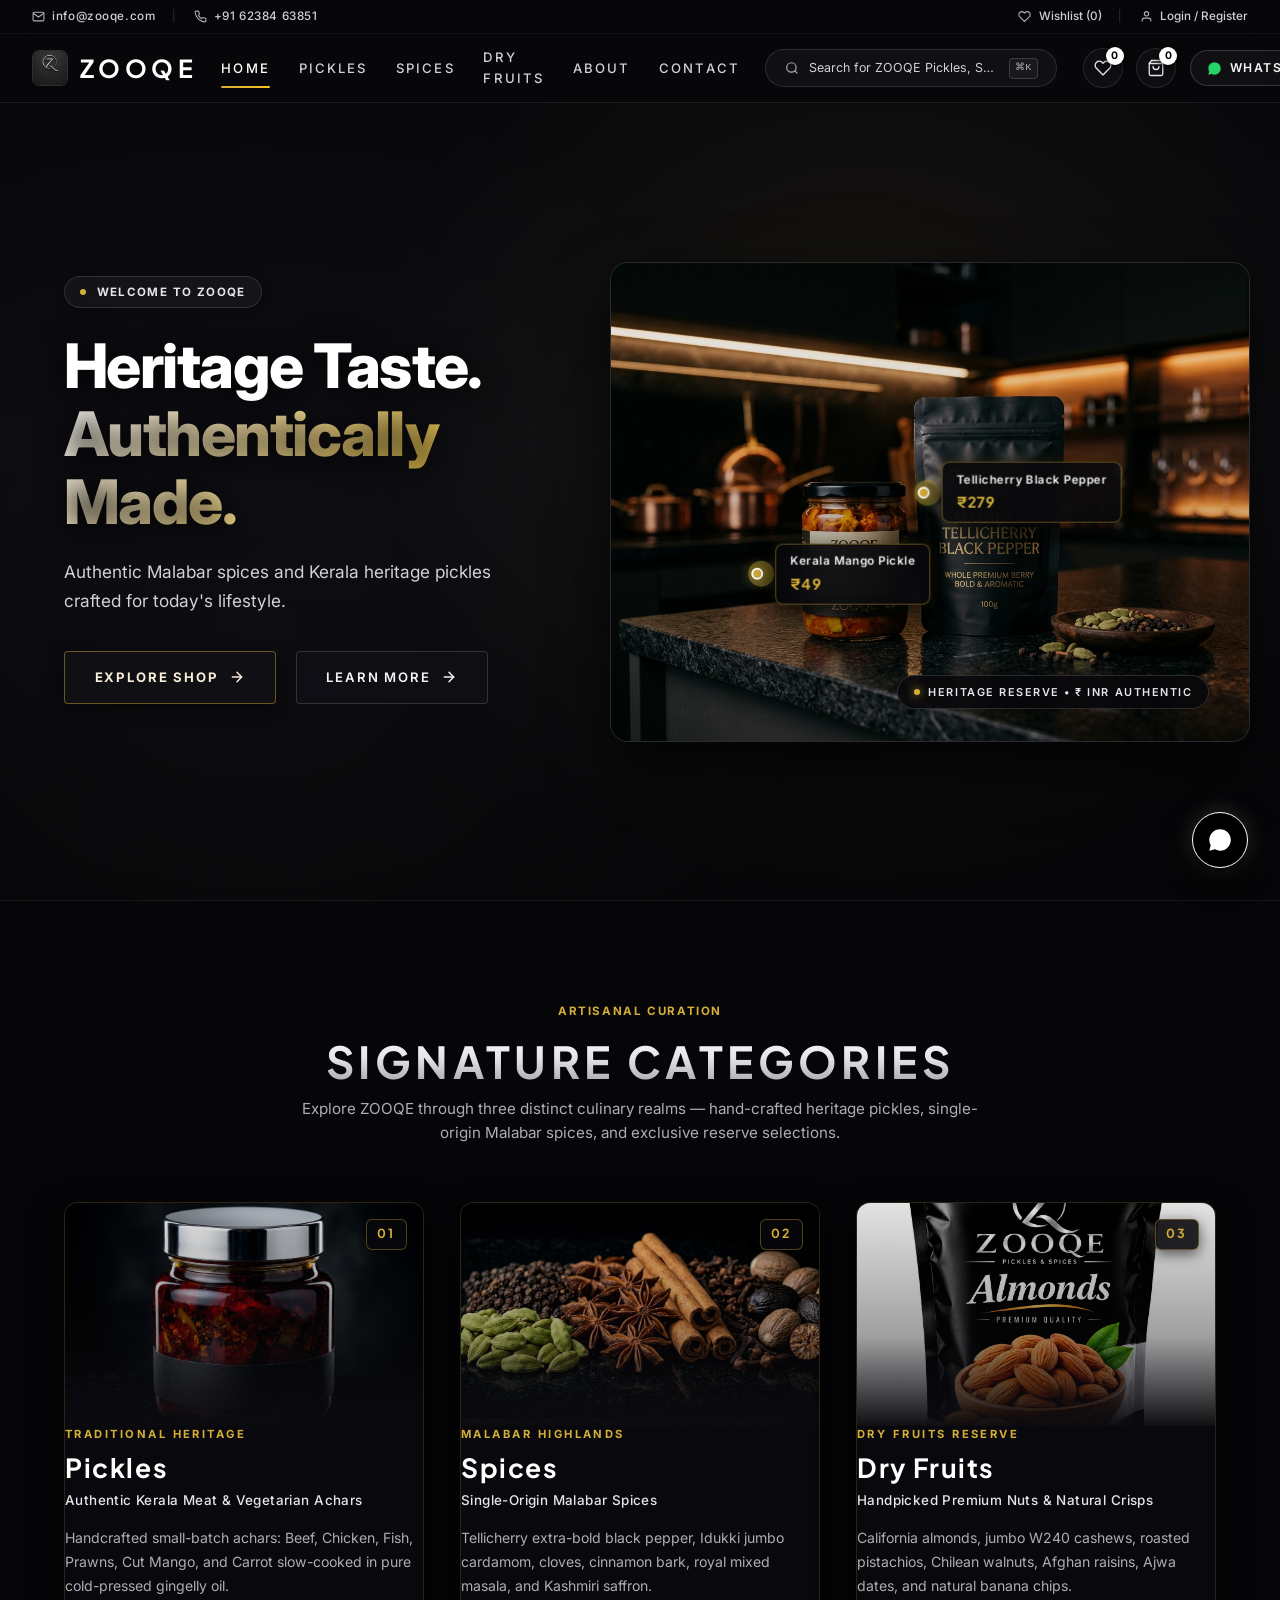
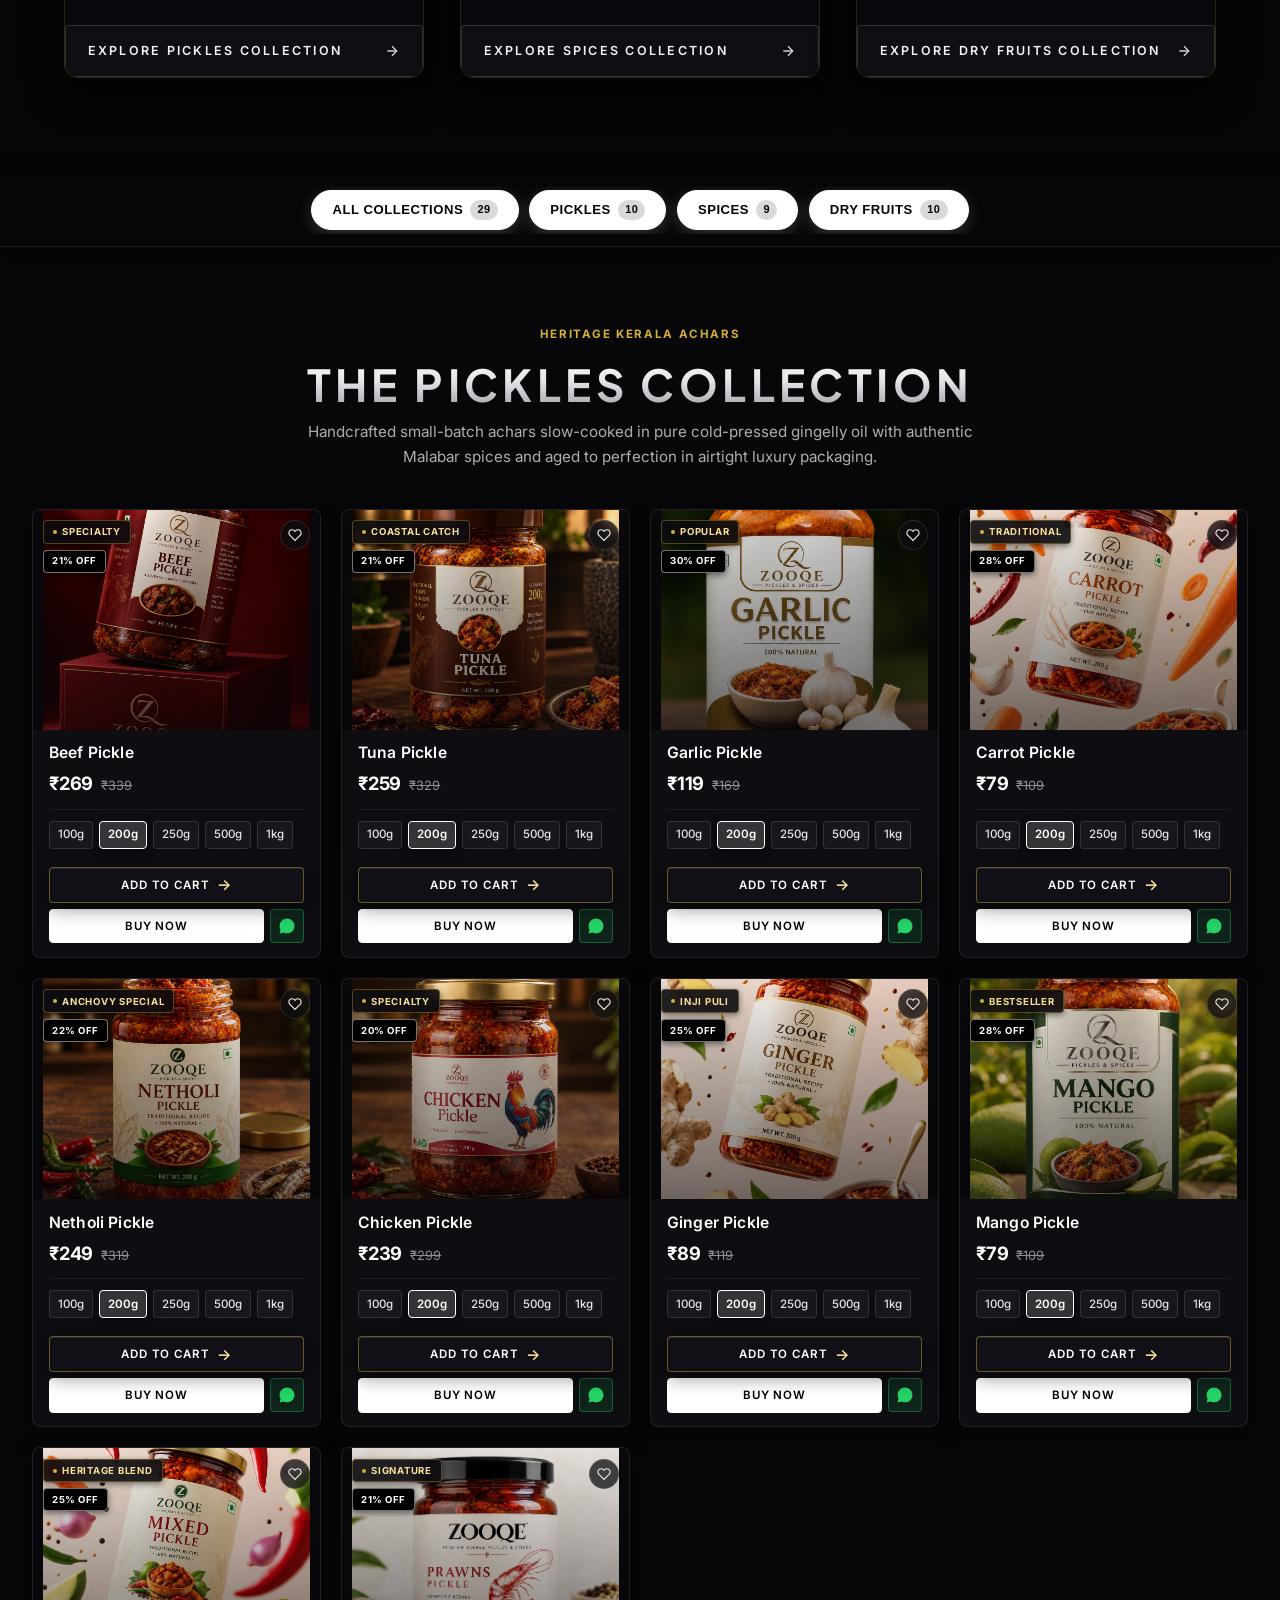
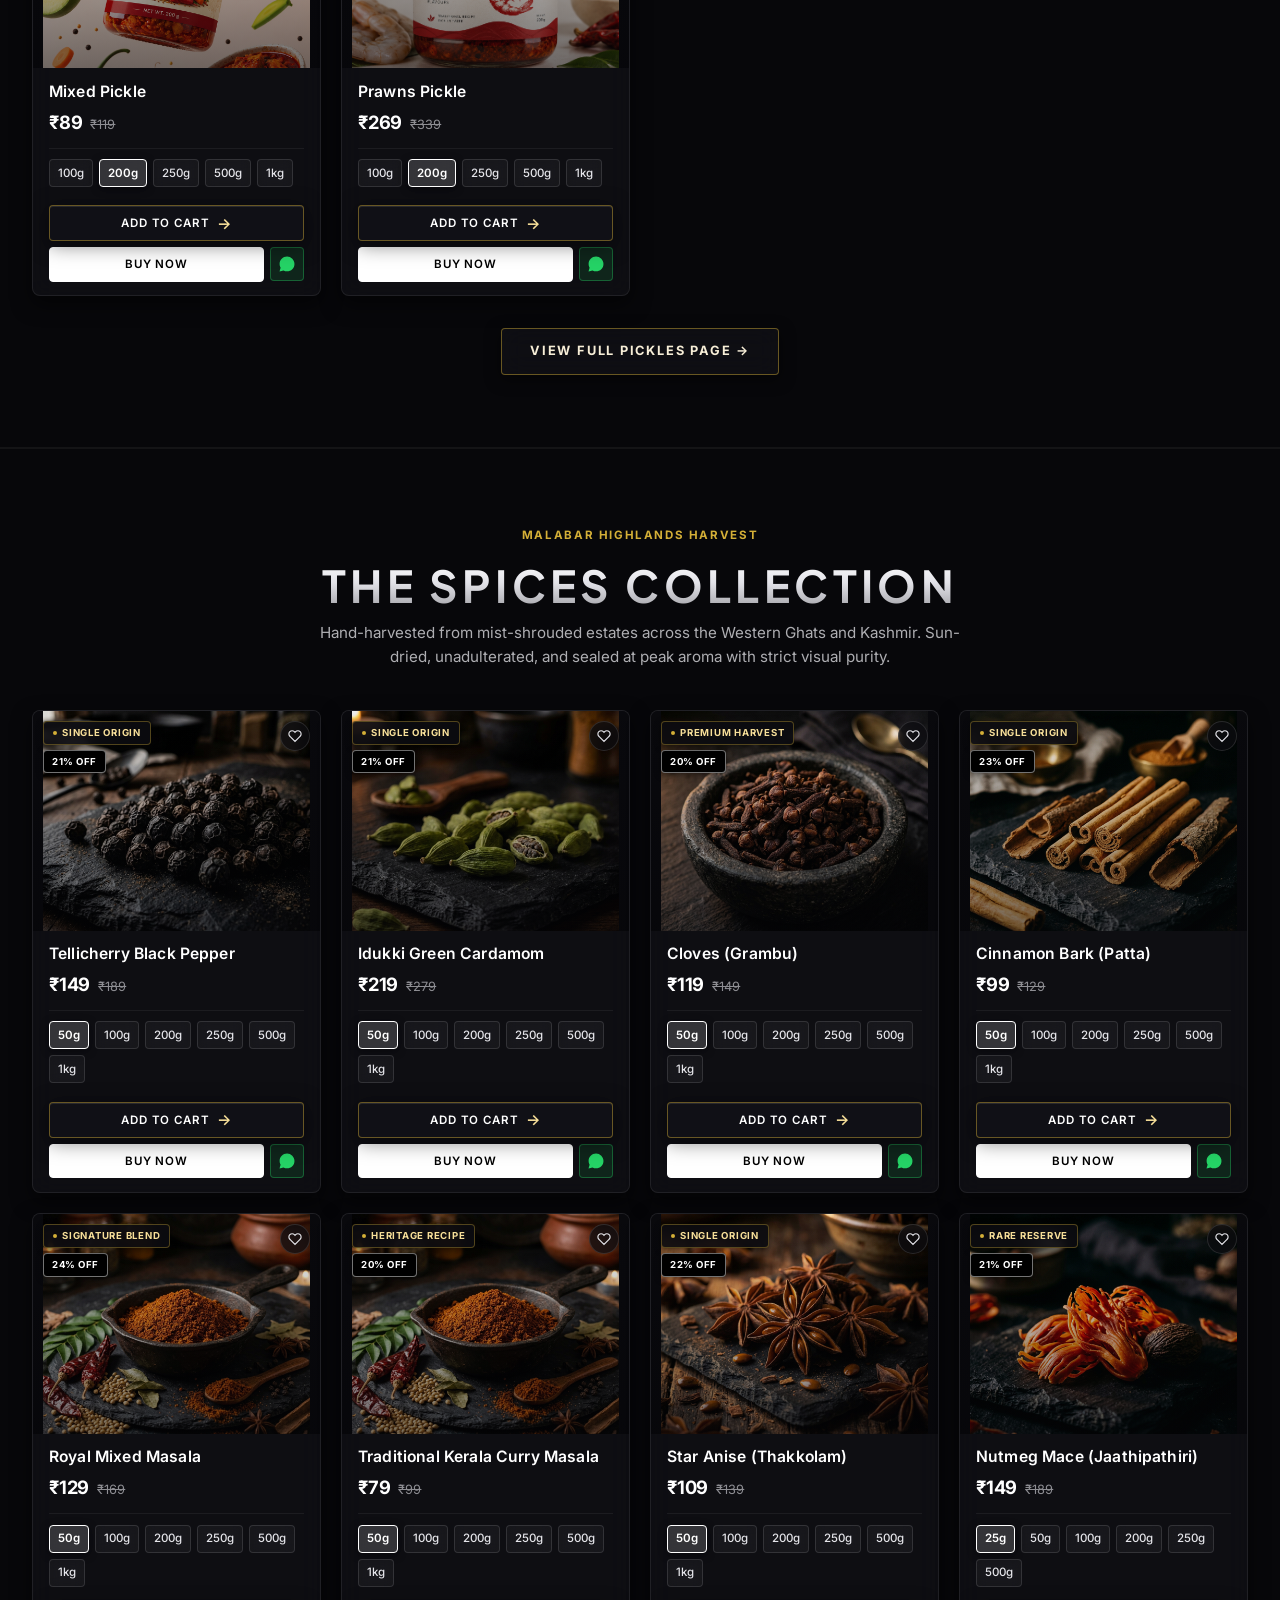
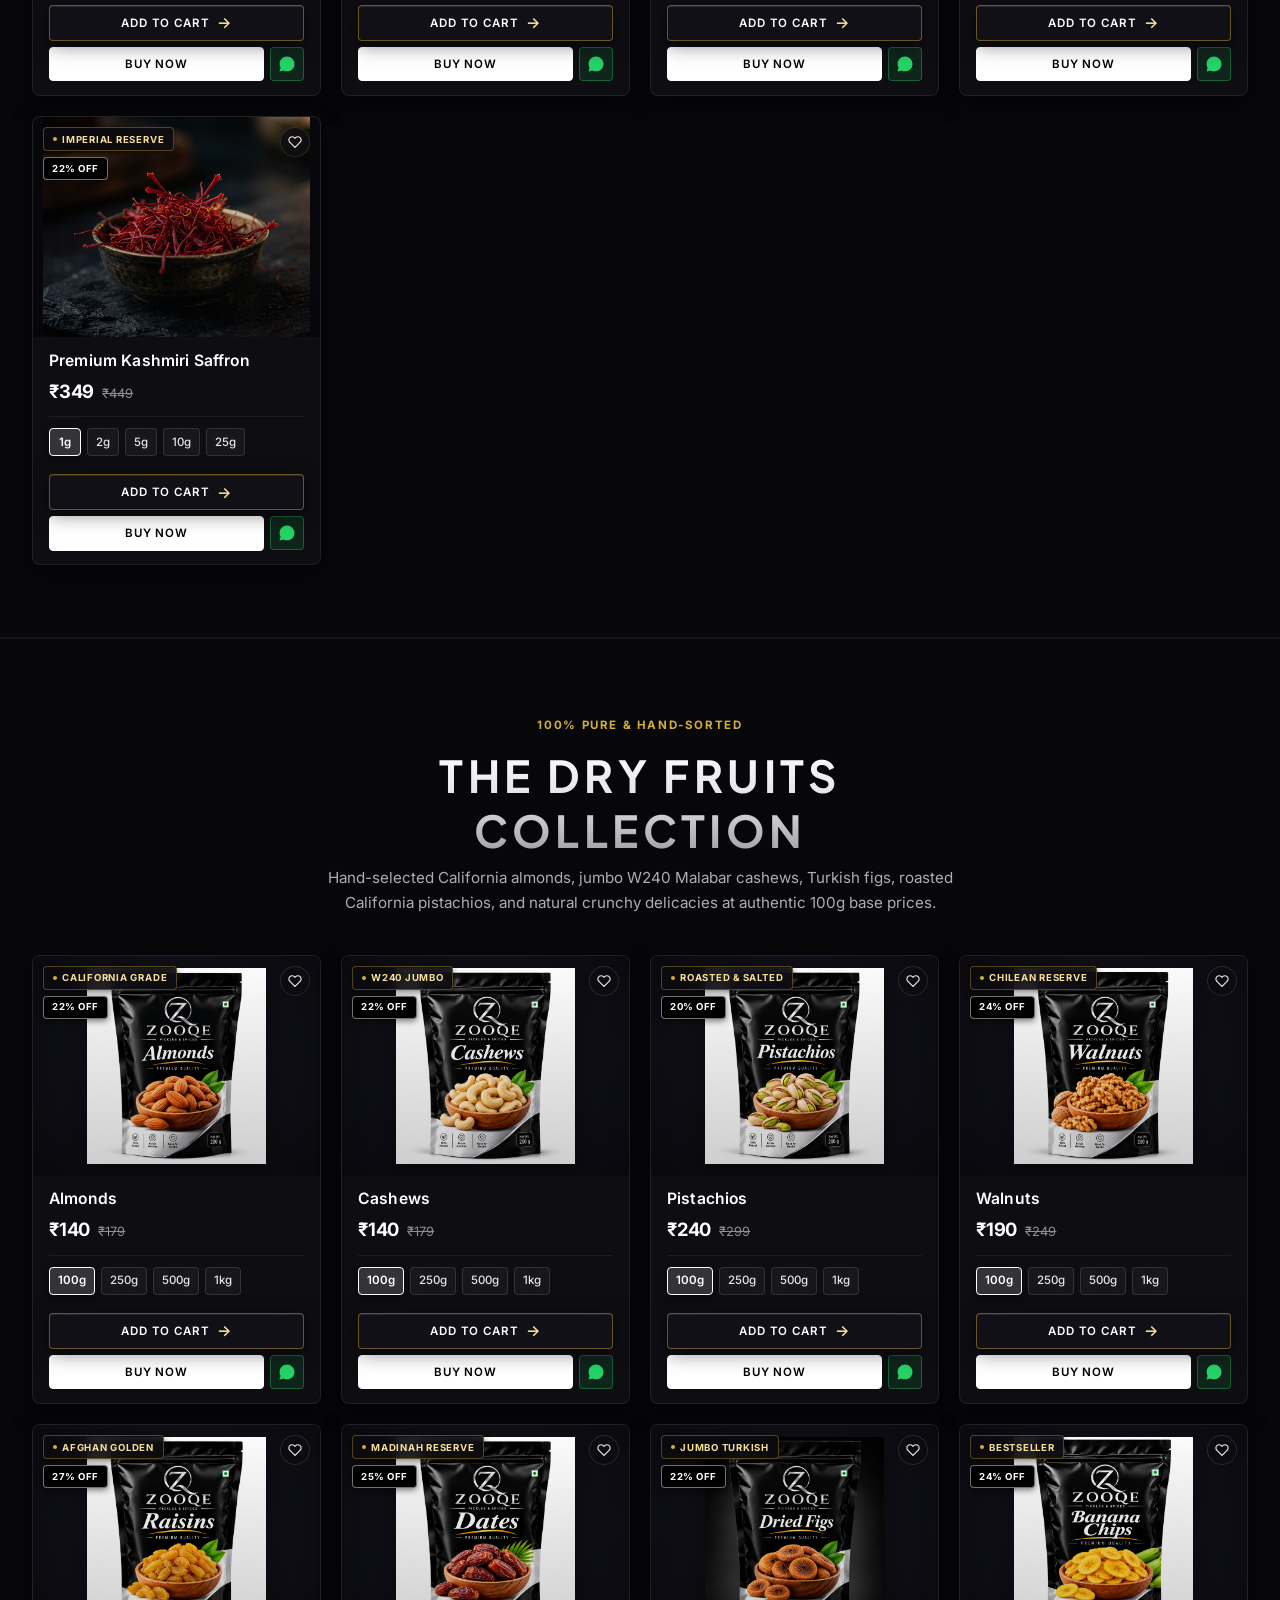
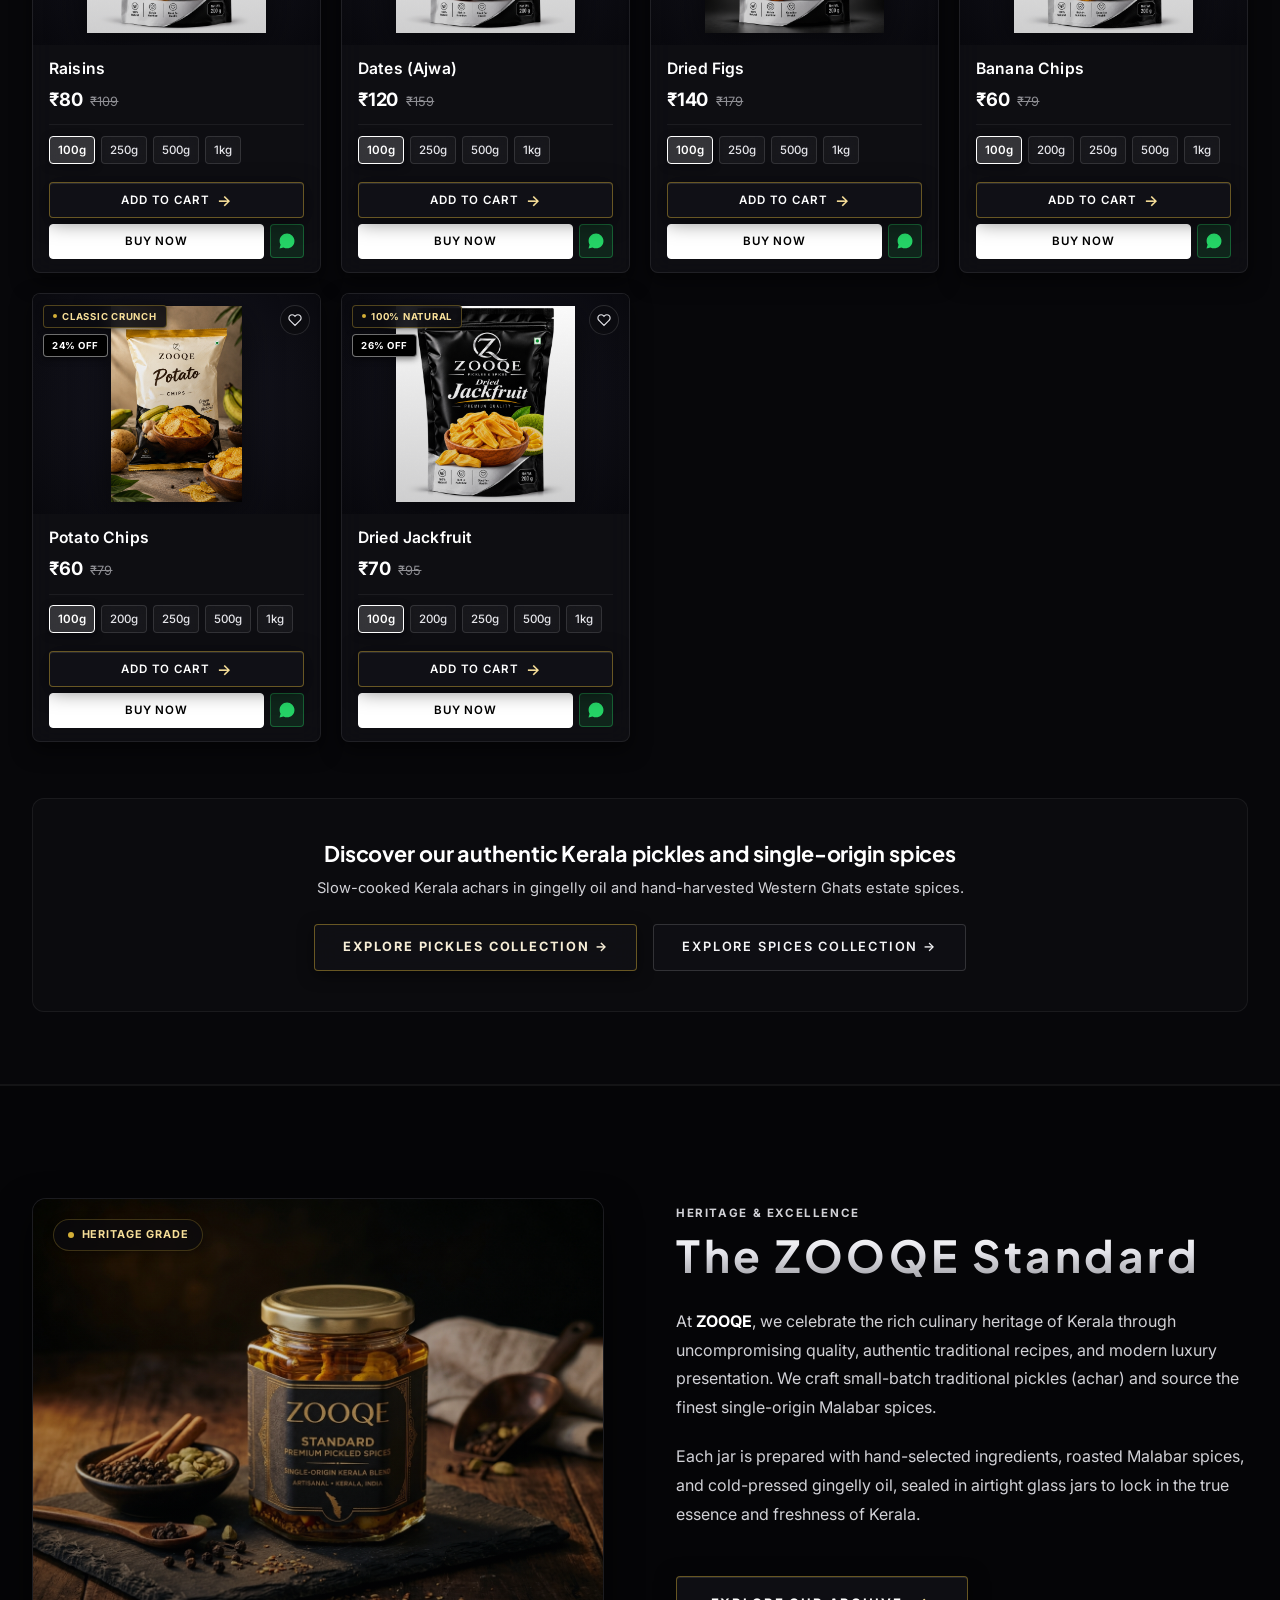
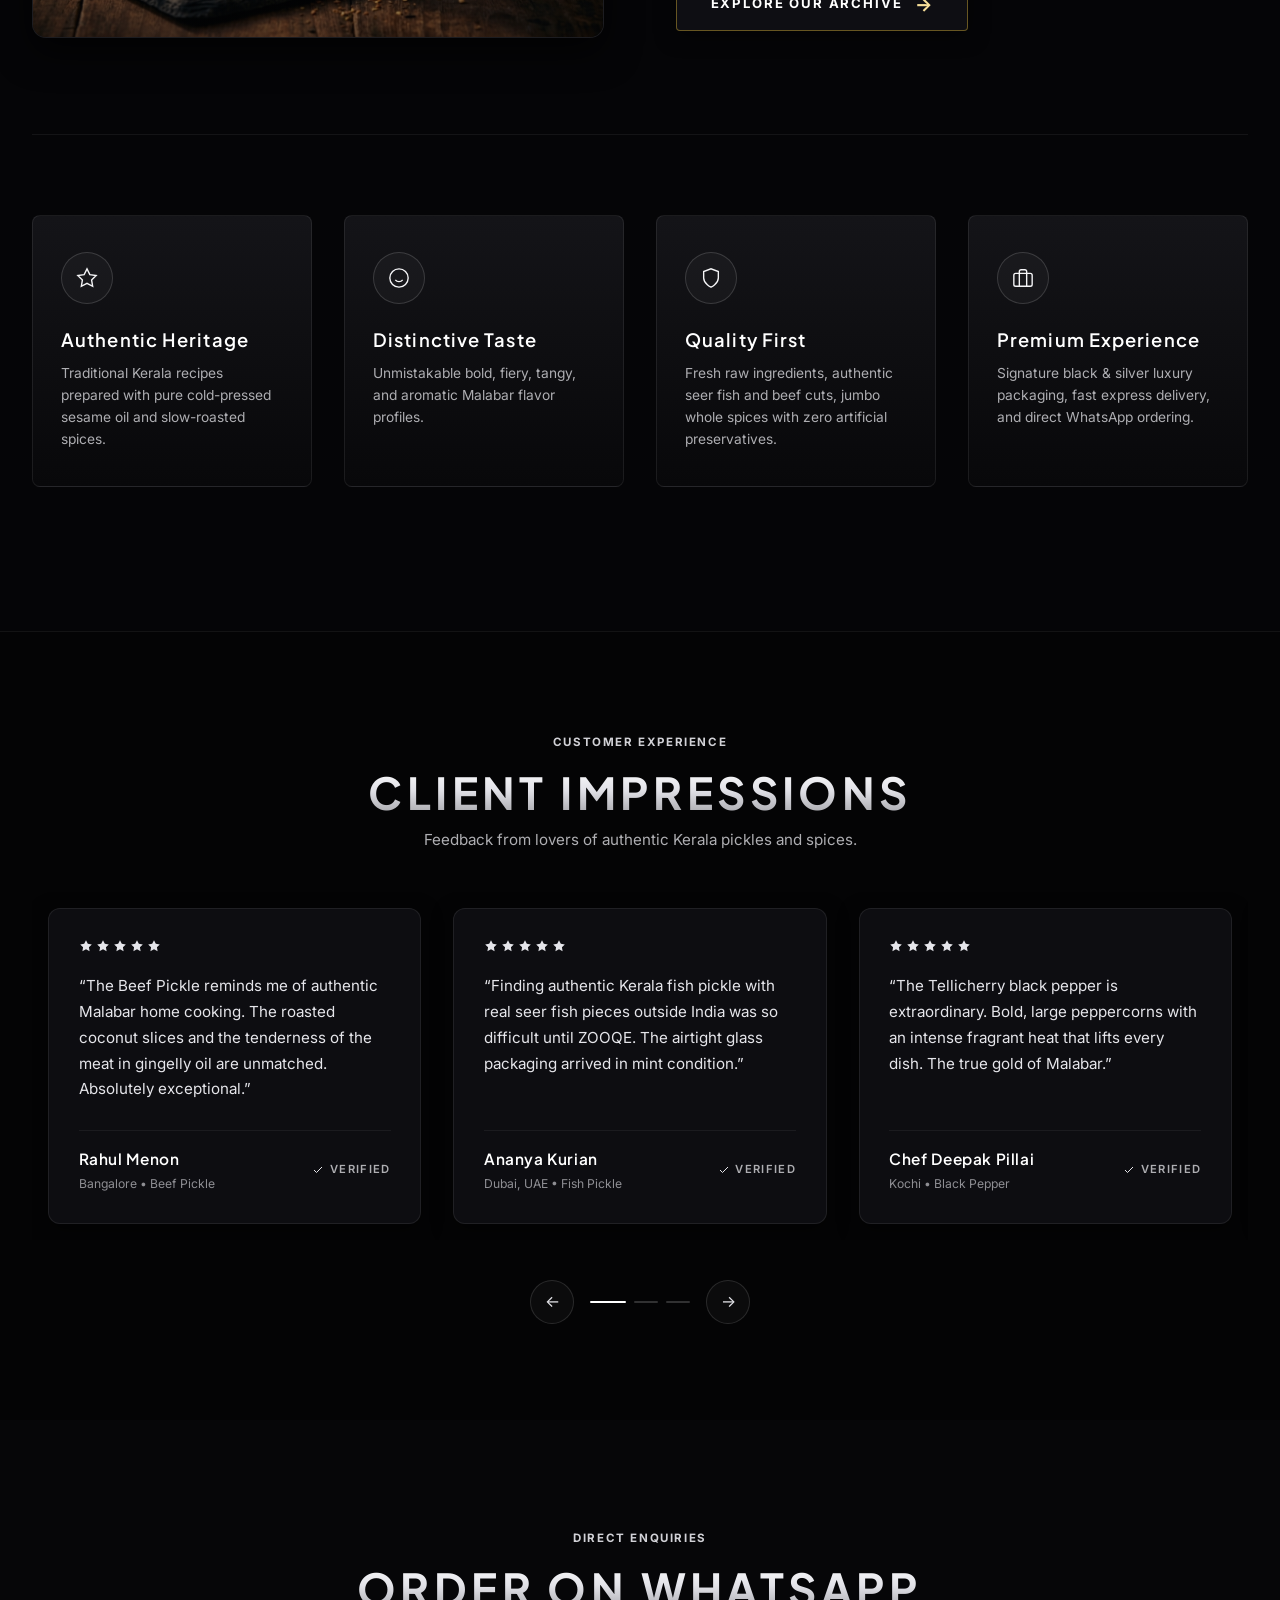
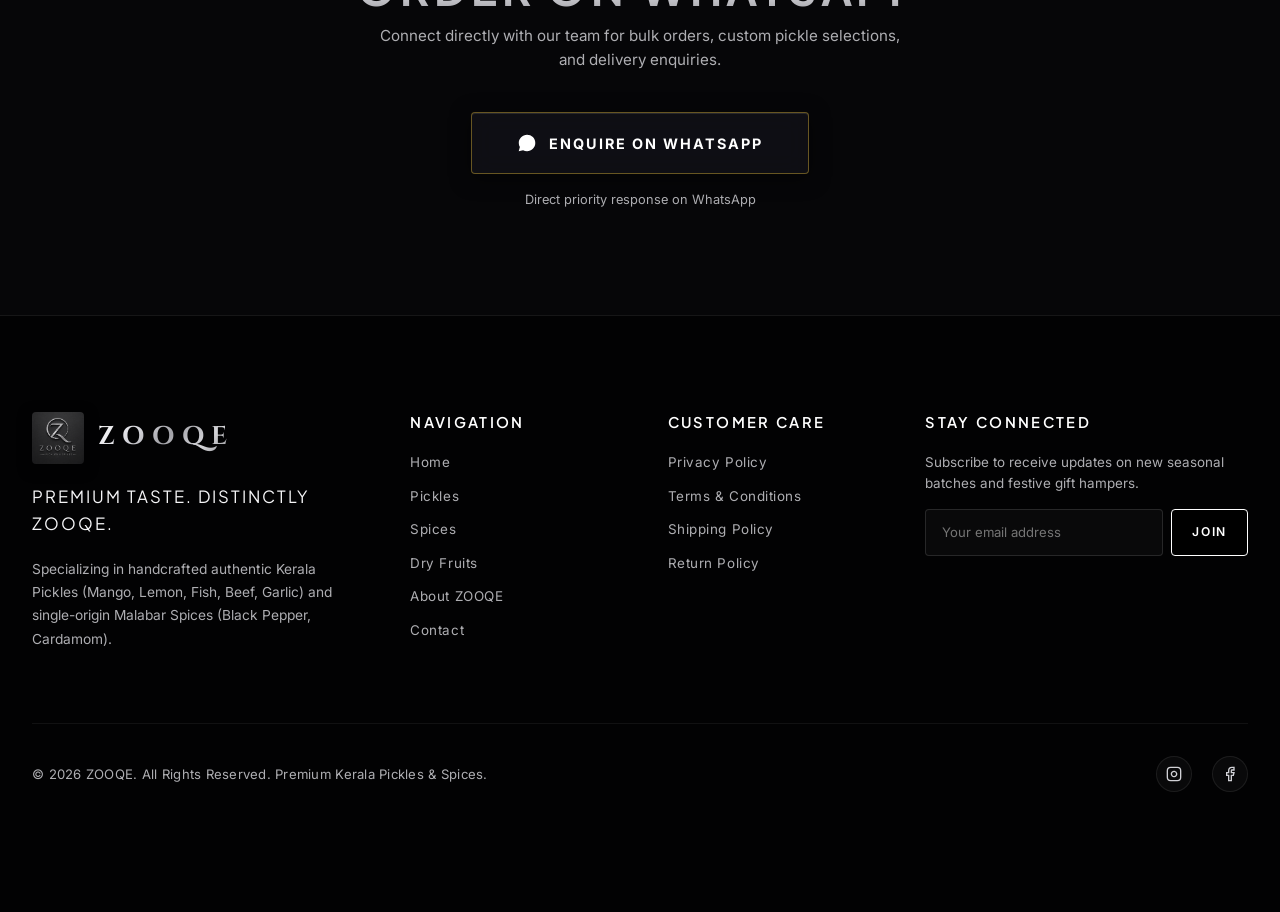
<file: index.html>
<!DOCTYPE html>
<html lang="en">
<head>
  <meta charset="UTF-8" />
  <meta name="viewport" content="width=device-width, initial-scale=1.0">
  <title>ZOOQE — Premium Taste. Distinctly ZOOQE. | Kerala Pickles & Spices</title>
  <meta name="description" content="ZOOQE is a premium Kerala food brand specializing exclusively in authentic handcrafted Pickles (Mango, Lemon, Fish, Beef, Garlic) and single-origin Malabar Spices (Black Pepper, Cardamom)." />
  <meta name="keywords" content="ZOOQE, Kerala pickles, Kerala achar, Mango pickle, Fish pickle, Beef pickle, Lemon pickle, Garlic pickle, Tellicherry black pepper, Green cardamom, Malabar spices" />
  <meta name="theme-color" content="#000000" />

  <!-- Open Graph / Social Media -->
  <meta property="og:title" content="ZOOQE — Premium Kerala Pickles & Spices" />
  <meta property="og:description" content="Authentic Kerala pickles (achar) and single-origin Malabar spices in luxury Black & Silver packaging." />
  <meta property="og:type" content="website" />
  <meta property="og:image" content="assets/logo.png" />

  <!-- Favicon -->
  <link rel="icon" type="image/png" href="assets/logo.png" />
  <link rel="apple-touch-icon" href="assets/logo.png" />

  <!-- Preconnect to Google Fonts -->
  <link rel="preconnect" href="https://fonts.googleapis.com" />
  <link rel="preconnect" href="https://fonts.gstatic.com" crossorigin />

  <!-- Master Stylesheet -->
  <link rel="stylesheet" href="css/main.css?v=2.2" />
  <!-- Mobile Hero Layout Override (< 768px / iPhone < 420px) -->
  <style>
/* Desktop & Universal Action Buttons Structure */
.card-cta-actions-row,
.product-card-actions {
  display: flex;
  flex-direction: column;
  width: 100%;
  gap: 6px;
  margin-top: 8px;
  box-sizing: border-box;
}

.card-secondary-row {
  display: flex;
  flex-direction: row;
  gap: 6px;
  width: 100%;
  box-sizing: border-box;
}

.card-buy-btn,
.btn-card-buy-now {
  flex: 1;
  min-height: 34px;
  padding: 7px 8px;
  font-size: 0.72rem;
  font-weight: 600;
  letter-spacing: 0.08em;
  text-transform: uppercase;
  background: #ffffff;
  border: 1px solid #ffffff;
  color: #000000;
  border-radius: var(--radius-sm, 4px);
  cursor: pointer;
  display: inline-flex;
  align-items: center;
  justify-content: center;
  transition: all var(--transition-fast);
  white-space: nowrap;
}

.card-buy-btn:hover,
.btn-card-buy-now:hover {
  background: #e6be68;
  border-color: #e6be68;
  color: #000000;
  box-shadow: 0 0 12px rgba(212, 175, 55, 0.3);
}

.card-secondary-row .card-wa-btn,
.card-cta-actions-row .card-wa-btn {
  width: 34px;
  min-width: 34px;
  min-height: 34px;
  height: 34px;
  border-radius: var(--radius-sm, 4px);
  display: flex;
  align-items: center;
  justify-content: center;
  background: rgba(37, 211, 102, 0.12);
  border: 1px solid rgba(37, 211, 102, 0.35);
  color: #25d366;
  cursor: pointer;
  transition: all var(--transition-fast);
}

.card-secondary-row .card-wa-btn:hover,
.card-cta-actions-row .card-wa-btn:hover {
  background: #25d366;
  color: #000000;
  box-shadow: 0 0 12px rgba(37, 211, 102, 0.4);
}

/* ========================================================
   ZOOQE Mobile Responsive Overrides (< 768px)
   ======================================================== */
@media screen and (max-width: 768px) {
  /* Header Right-Side Icons: Single Horizontal Row */
  .site-header .nav-actions,
  .navbar-inner .nav-actions,
  .nav-center-right .nav-actions,
  .nav-actions,
  .header-actions,
  header .right-actions {
    display: flex !important;
    flex-direction: row !important;
    align-items: center !important;
    justify-content: flex-end !important;
    gap: 8px !important;
    width: auto !important;
    margin: 0 !important;
    padding: 0 !important;
  }

  /* WhatsApp button in header: hide text, show only icon as a neat 36px circular button */
  #nav-whatsapp-btn,
  .nav-whatsapp-btn,
  .nav-actions .nav-whatsapp-btn,
  .nav-actions button[class*="whatsapp"],
  .header-actions .whatsapp-btn,
  header .whatsapp-btn {
    display: flex !important;
    align-items: center !important;
    justify-content: center !important;
    width: 36px !important;
    height: 36px !important;
    min-width: 36px !important;
    max-width: 36px !important;
    padding: 0 !important;
    border-radius: 50% !important;
    flex-shrink: 0 !important;
    background: rgba(255, 255, 255, 0.04) !important;
    border: 1px solid rgba(255, 255, 255, 0.16) !important;
  }

  #nav-whatsapp-btn span,
  .nav-whatsapp-btn span,
  .header-actions .whatsapp-btn span,
  .nav-actions .whatsapp-btn span,
  header .whatsapp-btn span {
    display: none !important;
  }

  #nav-whatsapp-btn svg,
  .nav-whatsapp-btn svg,
  .header-actions .whatsapp-btn svg,
  header .whatsapp-btn svg {
    width: 17px !important;
    height: 17px !important;
    margin: 0 !important;
    display: block !important;
  }

  #nav-search-btn,
  #nav-cart-btn,
  #nav-hamburger {
    display: flex !important;
    width: 36px !important;
    height: 36px !important;
    align-items: center !important;
    justify-content: center !important;
    flex-shrink: 0 !important;
  }

  /* ==============================================================================
   * Mobile Collection Sections Reset (< 768px): Vertical Stack & 2-Col Grid
   * ============================================================================== */

  /* 1. Reset Section Grid/Flex Container: Stack vertically into a single column */
  .pickles-collection,
  .pickles-collection-section,
  .spices-collection,
  .spices-collection-section,
  .snacks-collection,
  .snacks-collection-section,
  .dryfruits-collection,
  .dryfruits-collection-section,
  .category-section,
  .collection-layout,
  .collection-section,
  .section-container,
  #pickles > .section-container,
  #spices > .section-container,
  #dry-fruits > .section-container,
  #snacks > .section-container,
  section[id="pickles"] > div,
  section[id="spices"] > div,
  section[id="dry-fruits"] > div,
  section[id="snacks"] > div,
  section > .section-container,
  .collection-container {
    display: flex !important;
    flex-direction: column !important;
    width: 100% !important;
    max-width: 100% !important;
    gap: 20px !important;
    box-sizing: border-box !important;
  }

  /* 2. Header/Text Side: Full width, centered text, bottom margin */
  .section-header,
  .section-header-center,
  .collection-intro,
  .category-intro,
  .category-header,
  .collection-header,
  .section-intro,
  .collection-text-col,
  .section-left-col,
  .pickles-collection-section .section-header-center,
  .spices-collection-section .section-header-center,
  .snacks-collection-section .section-header-center,
  .dryfruits-collection-section .section-header-center,
  #pickles .section-header-center,
  #spices .section-header-center,
  #dry-fruits .section-header-center,
  #snacks .section-header-center,
  .category-page-hero {
    width: 100% !important;
    max-width: 100% !important;
    text-align: center !important;
    margin-bottom: 12px !important;
    box-sizing: border-box !important;
  }

  /* 3. Products Grid Container: Clean 2-column mobile grid */
  .products-grid,
  .product-grid,
  .collection-grid,
  .collections-products-grid,
  .pickles-grid,
  .pickle-grid,
  .spices-grid,
  .spice-grid,
  .snacks-grid,
  .snack-grid,
  .dryfruits-grid,
  .dryfruit-grid,
  .collection-right-col,
  .products-column,
  #pickles .pickles-grid,
  #spices .spices-grid,
  #dry-fruits .dryfruits-grid,
  #snacks .snacks-grid,
  #pickles .products-grid,
  #spices .products-grid,
  #dry-fruits .products-grid,
  #snacks .products-grid,
  div[class*="products-grid"],
  div[class*="collection-grid"],
  section:not(#collections) > .products-grid {
    width: 100% !important;
    max-width: 100% !important;
    display: grid !important;
    grid-template-columns: repeat(2, 1fr) !important;
    gap: 10px !important;
    padding: 0 !important;
    margin: 0 !important;
    box-sizing: border-box !important;
  }

  /* Product Card Container: Compact padding, no forced min-height, overflow hidden */
  article,
  .product-card,
  .pickle-card,
  .spice-card,
  .snack-card,
  .dryfruit-card,
  div[class*="product-card"],
  div[class*="pickle-card"],
  div[class*="spice-card"],
  div[class*="snack-card"],
  div[class*="dryfruit-card"],
  div[class*="product-item"] {
    width: 100% !important;
    max-width: 100% !important;
    padding: 8px !important;
    margin: 0 !important;
    display: flex !important;
    flex-direction: column !important;
    justify-content: space-between !important;
    box-sizing: border-box !important;
    min-height: unset !important;
    height: auto !important;
    overflow: hidden !important;
  }

  .product-card img,
  .pickle-card-img,
  .spice-card-img,
  .snack-card-img,
  .dryfruit-card-img,
  .product-item img {
    height: 135px !important;
    max-height: 135px !important;
    width: 100% !important;
    object-fit: contain !important;
    margin-bottom: 4px !important;
  }

  .product-card h3,
  .pickle-card-title,
  .spice-card-title,
  .snack-card-title,
  .product-title {
    font-size: 0.85rem !important;
    line-height: 1.2 !important;
    margin: 4px 0 2px 0 !important;
    white-space: nowrap !important;
    overflow: hidden !important;
    text-overflow: ellipsis !important;
  }

  .price,
  span[class*="price"],
  div[class*="price"],
  .pickle-card-pricing-row,
  .spice-card-pricing-row,
  .snack-card-pricing-row,
  .product-card-pricing {
    font-size: 0.95rem !important;
    font-weight: 700 !important;
    margin-bottom: 4px !important;
  }

  .pickle-card-content,
  .spice-card-content,
  .snack-card-content,
  .dryfruit-card-content,
  .product-card-body {
    padding: 4px 0 0 0 !important;
    display: flex !important;
    flex-direction: column !important;
    justify-content: space-between !important;
    flex: 1 1 auto !important;
    min-height: unset !important;
    height: auto !important;
    overflow: hidden !important;
  }

  .pickle-card-bottom-block,
  .spice-card-bottom-block,
  .snack-card-bottom-block,
  .dryfruit-card-bottom-block {
    margin-top: auto !important;
    padding: 0 !important;
    min-height: unset !important;
    display: flex !important;
    flex-direction: column !important;
    width: 100% !important;
    overflow: hidden !important;
  }

  /* Hide Weight Selectors: Completely hide grams / weight variant buttons in cards */
  .pickle-weight-selector-wrap,
  .spice-weight-selector-wrap,
  .snack-weight-selector-wrap,
  .dryfruit-weight-selector-wrap,
  .pickle-weight-pills,
  .spice-weight-pills,
  .snack-weight-pills,
  .dryfruit-weight-pills,
  .pickle-weight-btn,
  .spice-weight-btn,
  .snack-weight-btn,
  .weight-selector,
  .variant-selector,
  .weight-pills,
  .product-card-sizes,
  .product-card .product-card-sizes,
  .size-tag,
  div[class*="weight"],
  div[class*="variant"],
  div[class*="size-tag"],
  [class*="weight-selector"],
  [class*="weight-pills"],
  [class*="variant-selector"],
  .product-card [class*="sizes"],
  .product-card [class*="weight"],
  .product-card [class*="variant"],
  .pickle-card .pickle-weight-selector-wrap,
  .spice-card .spice-weight-selector-wrap,
  .snack-card .snack-weight-selector-wrap,
  .dryfruit-card .snack-weight-selector-wrap {
    display: none !important;
  }

  /* Keep product detail modal options and BUY NOW fully visible and interactive */
  .product-modal-container .variant-btn,
  .product-modal-container .product-modal-variants,
  .product-modal-container [class*="variant"],
  .product-modal-container .btn-detail-buy,
  #modal-buy-now-btn {
    display: inline-flex !important;
  }

  /* Action Container on mobile */
  .card-actions,
  .product-actions,
  .card-cta-actions-row,
  .product-card-actions,
  .pickle-card-cta-wrap,
  .spice-card-cta-wrap,
  .snack-card-cta-wrap,
  .dryfruit-card-cta-wrap {
    display: block !important;
    width: 100% !important;
    margin-top: 6px !important;
    margin-bottom: 0 !important;
    padding: 0 !important;
    box-sizing: border-box !important;
    overflow: hidden !important;
  }

  /* "ADD TO CART" is the ONLY main button visible on mobile product grid cards */
  .btn-archive-cta,
  .pickle-card-add-btn,
  .spice-card-add-btn,
  .snack-card-add-btn,
  .dryfruit-card-add-btn,
  .btn-card-add-cart,
  .add-to-cart-btn,
  .btn-cart {
    width: 100% !important;
    display: block !important;
    padding: 8px 4px !important;
    font-size: 0.75rem !important;
    font-weight: 700 !important;
    text-align: center !important;
    border-radius: 4px !important;
    box-sizing: border-box !important;
    white-space: nowrap !important;
    cursor: pointer !important;
    background: rgba(255, 255, 255, 0.08) !important;
    border: 1px solid rgba(255, 255, 255, 0.22) !important;
    color: #ffffff !important;
    line-height: 1.2 !important;
    overflow: hidden !important;
    text-overflow: ellipsis !important;
    letter-spacing: 0.02em !important;
  }

  .btn-archive-text {
    font-size: 0.75rem !important;
    font-weight: 700 !important;
    white-space: nowrap !important;
    letter-spacing: 0.02em !important;
  }

  .btn-archive-arrow,
  .btn-archive-underline,
  .btn-card-add-cart svg {
    display: none !important;
  }

  /* Hide "BUY NOW" button from card grid view (available inside product details page) */
  .product-card .btn-card-buy-now,
  .product-card .card-buy-btn,
  .product-card .buy-now-btn,
  .pickle-card .pickle-card-buy-btn,
  .spice-card .spice-card-buy-btn,
  .snack-card .snack-card-buy-btn,
  .dryfruit-card .dryfruit-card-buy-btn,
  .btn-card-buy-now,
  .card-buy-btn,
  .pickle-card-buy-btn,
  .spice-card-buy-btn,
  .snack-card-buy-btn,
  .dryfruit-card-buy-btn,
  .buy-now-btn,
  .card-secondary-row,
  .card-buy-wa-row,
  .card-buy-row {
    display: none !important;
  }

  /* Hide inline WhatsApp icon button from cards (floating widget is available) */
  .card-wa-btn,
  .pickle-card-wa-btn,
  .spice-card-wa-btn,
  .snack-card-wa-btn,
  .dryfruit-card-wa-btn,
  .archive-card-wa-btn,
  .product-card .card-wa-btn,
  .product-card-actions .card-wa-btn,
  .card-cta-actions-row .card-wa-btn,
  .pickle-card-cta-wrap .card-wa-btn,
  .spice-card-cta-wrap .card-wa-btn,
  .snack-card-cta-wrap .card-wa-btn,
  .dryfruit-card-cta-wrap .card-wa-btn,
  button[class*="card-wa-btn"],
  a[class*="card-wa-btn"] {
    display: none !important;
  }

  /* Floating WhatsApp widget remains visible and accessible */
  .floating-whatsapp-btn {
    display: flex !important;
    bottom: 15px !important;
    right: 15px !important;
    z-index: 99 !important;
  }

  /* ========================================================
     Signature Categories Section Layout (< 768px)
     ======================================================== */
  #collections .section-container,
  .collections-section .section-container {
    display: block !important;
    width: 100% !important;
    max-width: 100% !important;
    padding: 0 1rem !important;
    box-sizing: border-box !important;
  }

  .categories-showcase-grid,
  .categories-grid,
  .signature-categories-container,
  .category-cards,
  #collections .categories-showcase-grid {
    display: flex !important;
    flex-direction: column !important;
    grid-template-columns: 1fr !important;
    width: 100% !important;
    gap: 16px !important;
    margin-top: 1.5rem !important;
    padding: 0 !important;
    box-sizing: border-box !important;
  }

  .category-showcase-card,
  .category-card,
  [class*="category-card"],
  [class*="category-showcase-card"] {
    display: flex !important;
    flex-direction: column !important;
    width: 100% !important;
    min-width: 100% !important;
    max-width: 100% !important;
    box-sizing: border-box !important;
    padding: 16px !important;
    margin: 0 !important;
    border-radius: var(--radius-lg, 12px) !important;
    min-height: auto !important;
    height: auto !important;
    overflow: hidden !important;
    background: rgba(11, 11, 15, 0.95) !important;
    border: 1px solid rgba(212, 175, 55, 0.22) !important;
  }

  .category-showcase-card .category-card-media,
  .category-card .category-card-media {
    position: relative !important;
    width: 100% !important;
    height: 180px !important;
    min-height: 180px !important;
    max-height: 200px !important;
    border-radius: var(--radius-md, 8px) !important;
    overflow: hidden !important;
    margin-bottom: 12px !important;
  }

  .category-showcase-card .category-card-img,
  .category-card .category-card-img {
    width: 100% !important;
    height: 100% !important;
    max-height: 100% !important;
    object-fit: cover !important;
    display: block !important;
  }

  .category-card-body,
  .category-showcase-card .category-card-body {
    padding: 0 !important;
    width: 100% !important;
    box-sizing: border-box !important;
    display: flex !important;
    flex-direction: column !important;
    gap: 6px !important;
    overflow: visible !important;
  }

  .category-card-eyebrow,
  .category-showcase-card .category-card-eyebrow {
    font-size: 0.72rem !important;
    letter-spacing: 0.12em !important;
    font-weight: 700 !important;
    color: #d4af37 !important;
    text-transform: uppercase !important;
    white-space: normal !important;
    line-height: 1.3 !important;
    margin: 0 !important;
  }

  .category-card-title,
  .category-showcase-card .category-card-title {
    font-size: 1.35rem !important;
    font-weight: 700 !important;
    color: #ffffff !important;
    line-height: 1.25 !important;
    margin: 0 !important;
    white-space: normal !important;
    overflow: visible !important;
    text-overflow: unset !important;
  }

  .category-card-subtitle,
  .category-showcase-card .category-card-subtitle {
    font-size: 0.85rem !important;
    font-weight: 600 !important;
    color: rgba(255, 255, 255, 0.85) !important;
    line-height: 1.4 !important;
    margin: 0 !important;
    white-space: normal !important;
    overflow: visible !important;
  }

  .category-card-desc,
  .category-showcase-card .category-card-desc {
    font-size: 0.82rem !important;
    line-height: 1.5 !important;
    color: rgba(255, 255, 255, 0.65) !important;
    margin: 0 !important;
    white-space: normal !important;
    overflow: visible !important;
    text-overflow: unset !important;
  }

  .category-card-footer,
  .category-showcase-card .category-card-footer {
    display: flex !important;
    align-items: center !important;
    justify-content: space-between !important;
    margin-top: 10px !important;
    padding-top: 10px !important;
    border-top: 1px solid rgba(255, 255, 255, 0.08) !important;
  }

  .category-card-link,
  .category-showcase-card .category-card-link {
    font-size: 0.78rem !important;
    font-weight: 700 !important;
    color: #d4af37 !important;
    display: inline-flex !important;
    align-items: center !important;
    gap: 4px !important;
  }

}

</style>
  <style>
/* Desktop & Universal Action Buttons Structure */
.card-cta-actions-row,
.product-card-actions {
  display: flex;
  flex-direction: column;
  width: 100%;
  gap: 6px;
  margin-top: 8px;
  box-sizing: border-box;
}

.card-secondary-row {
  display: flex;
  flex-direction: row;
  gap: 6px;
  width: 100%;
  box-sizing: border-box;
}

.card-buy-btn,
.btn-card-buy-now {
  flex: 1;
  min-height: 34px;
  padding: 7px 8px;
  font-size: 0.72rem;
  font-weight: 600;
  letter-spacing: 0.08em;
  text-transform: uppercase;
  background: #ffffff;
  border: 1px solid #ffffff;
  color: #000000;
  border-radius: var(--radius-sm, 4px);
  cursor: pointer;
  display: inline-flex;
  align-items: center;
  justify-content: center;
  transition: all var(--transition-fast);
  white-space: nowrap;
}

.card-buy-btn:hover,
.btn-card-buy-now:hover {
  background: #e6be68;
  border-color: #e6be68;
  color: #000000;
  box-shadow: 0 0 12px rgba(212, 175, 55, 0.3);
}

.card-secondary-row .card-wa-btn,
.card-cta-actions-row .card-wa-btn {
  width: 34px;
  min-width: 34px;
  min-height: 34px;
  height: 34px;
  border-radius: var(--radius-sm, 4px);
  display: flex;
  align-items: center;
  justify-content: center;
  background: rgba(37, 211, 102, 0.12);
  border: 1px solid rgba(37, 211, 102, 0.35);
  color: #25d366;
  cursor: pointer;
  transition: all var(--transition-fast);
}

.card-secondary-row .card-wa-btn:hover,
.card-cta-actions-row .card-wa-btn:hover {
  background: #25d366;
  color: #000000;
  box-shadow: 0 0 12px rgba(37, 211, 102, 0.4);
}

/* ========================================================
   ZOOQE Mobile Responsive Overrides (< 768px)
   ======================================================== */
@media screen and (max-width: 768px) {
  /* Header Right-Side Icons: Single Horizontal Row */
  .site-header .nav-actions,
  .navbar-inner .nav-actions,
  .nav-center-right .nav-actions,
  .nav-actions,
  .header-actions,
  header .right-actions {
    display: flex !important;
    flex-direction: row !important;
    align-items: center !important;
    justify-content: flex-end !important;
    gap: 8px !important;
    width: auto !important;
    margin: 0 !important;
    padding: 0 !important;
  }

  /* WhatsApp button in header: hide text, show only icon as a neat 36px circular button */
  #nav-whatsapp-btn,
  .nav-whatsapp-btn,
  .nav-actions .nav-whatsapp-btn,
  .nav-actions button[class*="whatsapp"],
  .header-actions .whatsapp-btn,
  header .whatsapp-btn {
    display: flex !important;
    align-items: center !important;
    justify-content: center !important;
    width: 36px !important;
    height: 36px !important;
    min-width: 36px !important;
    max-width: 36px !important;
    padding: 0 !important;
    border-radius: 50% !important;
    flex-shrink: 0 !important;
    background: rgba(255, 255, 255, 0.04) !important;
    border: 1px solid rgba(255, 255, 255, 0.16) !important;
  }

  #nav-whatsapp-btn span,
  .nav-whatsapp-btn span,
  .header-actions .whatsapp-btn span,
  .nav-actions .whatsapp-btn span,
  header .whatsapp-btn span {
    display: none !important;
  }

  #nav-whatsapp-btn svg,
  .nav-whatsapp-btn svg,
  .header-actions .whatsapp-btn svg,
  header .whatsapp-btn svg {
    width: 17px !important;
    height: 17px !important;
    margin: 0 !important;
    display: block !important;
  }

  #nav-search-btn,
  #nav-cart-btn,
  #nav-hamburger {
    display: flex !important;
    width: 36px !important;
    height: 36px !important;
    align-items: center !important;
    justify-content: center !important;
    flex-shrink: 0 !important;
  }

  /* ==============================================================================
   * Mobile Collection Sections Reset (< 768px): Vertical Stack & 2-Col Grid
   * ============================================================================== */

  /* 1. Reset Section Grid/Flex Container: Stack vertically into a single column */
  .pickles-collection,
  .pickles-collection-section,
  .spices-collection,
  .spices-collection-section,
  .snacks-collection,
  .snacks-collection-section,
  .dryfruits-collection,
  .dryfruits-collection-section,
  .category-section,
  .collection-layout,
  .collection-section,
  .section-container,
  #pickles > .section-container,
  #spices > .section-container,
  #dry-fruits > .section-container,
  #snacks > .section-container,
  section[id="pickles"] > div,
  section[id="spices"] > div,
  section[id="dry-fruits"] > div,
  section[id="snacks"] > div,
  section > .section-container,
  .collection-container {
    display: flex !important;
    flex-direction: column !important;
    width: 100% !important;
    max-width: 100% !important;
    gap: 20px !important;
    box-sizing: border-box !important;
  }

  /* 2. Header/Text Side: Full width, centered text, bottom margin */
  .section-header,
  .section-header-center,
  .collection-intro,
  .category-intro,
  .category-header,
  .collection-header,
  .section-intro,
  .collection-text-col,
  .section-left-col,
  .pickles-collection-section .section-header-center,
  .spices-collection-section .section-header-center,
  .snacks-collection-section .section-header-center,
  .dryfruits-collection-section .section-header-center,
  #pickles .section-header-center,
  #spices .section-header-center,
  #dry-fruits .section-header-center,
  #snacks .section-header-center,
  .category-page-hero {
    width: 100% !important;
    max-width: 100% !important;
    text-align: center !important;
    margin-bottom: 12px !important;
    box-sizing: border-box !important;
  }

  /* 3. Products Grid Container: Clean 2-column mobile grid */
  .products-grid,
  .product-grid,
  .collection-grid,
  .collections-products-grid,
  .pickles-grid,
  .pickle-grid,
  .spices-grid,
  .spice-grid,
  .snacks-grid,
  .snack-grid,
  .dryfruits-grid,
  .dryfruit-grid,
  .collection-right-col,
  .products-column,
  #pickles .pickles-grid,
  #spices .spices-grid,
  #dry-fruits .dryfruits-grid,
  #snacks .snacks-grid,
  #pickles .products-grid,
  #spices .products-grid,
  #dry-fruits .products-grid,
  #snacks .products-grid,
  div[class*="products-grid"],
  div[class*="collection-grid"],
  section:not(#collections) > .products-grid {
    width: 100% !important;
    max-width: 100% !important;
    display: grid !important;
    grid-template-columns: repeat(2, 1fr) !important;
    gap: 10px !important;
    padding: 0 !important;
    margin: 0 !important;
    box-sizing: border-box !important;
  }

  /* Product Card Container: Compact padding, no forced min-height, overflow hidden */
  article,
  .product-card,
  .pickle-card,
  .spice-card,
  .snack-card,
  .dryfruit-card,
  div[class*="product-card"],
  div[class*="pickle-card"],
  div[class*="spice-card"],
  div[class*="snack-card"],
  div[class*="dryfruit-card"],
  div[class*="product-item"] {
    width: 100% !important;
    max-width: 100% !important;
    padding: 8px !important;
    margin: 0 !important;
    display: flex !important;
    flex-direction: column !important;
    justify-content: space-between !important;
    box-sizing: border-box !important;
    min-height: unset !important;
    height: auto !important;
    overflow: hidden !important;
  }

  .product-card img,
  .pickle-card-img,
  .spice-card-img,
  .snack-card-img,
  .dryfruit-card-img,
  .product-item img {
    height: 135px !important;
    max-height: 135px !important;
    width: 100% !important;
    object-fit: contain !important;
    margin-bottom: 4px !important;
  }

  .product-card h3,
  .pickle-card-title,
  .spice-card-title,
  .snack-card-title,
  .product-title {
    font-size: 0.85rem !important;
    line-height: 1.2 !important;
    margin: 4px 0 2px 0 !important;
    white-space: nowrap !important;
    overflow: hidden !important;
    text-overflow: ellipsis !important;
  }

  .price,
  span[class*="price"],
  div[class*="price"],
  .pickle-card-pricing-row,
  .spice-card-pricing-row,
  .snack-card-pricing-row,
  .product-card-pricing {
    font-size: 0.95rem !important;
    font-weight: 700 !important;
    margin-bottom: 4px !important;
  }

  .pickle-card-content,
  .spice-card-content,
  .snack-card-content,
  .dryfruit-card-content,
  .product-card-body {
    padding: 4px 0 0 0 !important;
    display: flex !important;
    flex-direction: column !important;
    justify-content: space-between !important;
    flex: 1 1 auto !important;
    min-height: unset !important;
    height: auto !important;
    overflow: hidden !important;
  }

  .pickle-card-bottom-block,
  .spice-card-bottom-block,
  .snack-card-bottom-block,
  .dryfruit-card-bottom-block {
    margin-top: auto !important;
    padding: 0 !important;
    min-height: unset !important;
    display: flex !important;
    flex-direction: column !important;
    width: 100% !important;
    overflow: hidden !important;
  }

  /* Hide Weight Selectors: Completely hide grams / weight variant buttons in cards */
  .pickle-weight-selector-wrap,
  .spice-weight-selector-wrap,
  .snack-weight-selector-wrap,
  .dryfruit-weight-selector-wrap,
  .pickle-weight-pills,
  .spice-weight-pills,
  .snack-weight-pills,
  .dryfruit-weight-pills,
  .pickle-weight-btn,
  .spice-weight-btn,
  .snack-weight-btn,
  .weight-selector,
  .variant-selector,
  .weight-pills,
  .product-card-sizes,
  .product-card .product-card-sizes,
  .size-tag,
  div[class*="weight"],
  div[class*="variant"],
  div[class*="size-tag"],
  [class*="weight-selector"],
  [class*="weight-pills"],
  [class*="variant-selector"],
  .product-card [class*="sizes"],
  .product-card [class*="weight"],
  .product-card [class*="variant"],
  .pickle-card .pickle-weight-selector-wrap,
  .spice-card .spice-weight-selector-wrap,
  .snack-card .snack-weight-selector-wrap,
  .dryfruit-card .snack-weight-selector-wrap {
    display: none !important;
  }

  /* Keep product detail modal options and BUY NOW fully visible and interactive */
  .product-modal-container .variant-btn,
  .product-modal-container .product-modal-variants,
  .product-modal-container [class*="variant"],
  .product-modal-container .btn-detail-buy,
  #modal-buy-now-btn {
    display: inline-flex !important;
  }

  /* Action Container on mobile */
  .card-actions,
  .product-actions,
  .card-cta-actions-row,
  .product-card-actions,
  .pickle-card-cta-wrap,
  .spice-card-cta-wrap,
  .snack-card-cta-wrap,
  .dryfruit-card-cta-wrap {
    display: block !important;
    width: 100% !important;
    margin-top: 6px !important;
    margin-bottom: 0 !important;
    padding: 0 !important;
    box-sizing: border-box !important;
    overflow: hidden !important;
  }

  /* "ADD TO CART" is the ONLY main button visible on mobile product grid cards */
  .btn-archive-cta,
  .pickle-card-add-btn,
  .spice-card-add-btn,
  .snack-card-add-btn,
  .dryfruit-card-add-btn,
  .btn-card-add-cart,
  .add-to-cart-btn,
  .btn-cart {
    width: 100% !important;
    display: block !important;
    padding: 8px 4px !important;
    font-size: 0.75rem !important;
    font-weight: 700 !important;
    text-align: center !important;
    border-radius: 4px !important;
    box-sizing: border-box !important;
    white-space: nowrap !important;
    cursor: pointer !important;
    background: rgba(255, 255, 255, 0.08) !important;
    border: 1px solid rgba(255, 255, 255, 0.22) !important;
    color: #ffffff !important;
    line-height: 1.2 !important;
    overflow: hidden !important;
    text-overflow: ellipsis !important;
    letter-spacing: 0.02em !important;
  }

  .btn-archive-text {
    font-size: 0.75rem !important;
    font-weight: 700 !important;
    white-space: nowrap !important;
    letter-spacing: 0.02em !important;
  }

  .btn-archive-arrow,
  .btn-archive-underline,
  .btn-card-add-cart svg {
    display: none !important;
  }

  /* Hide "BUY NOW" button from card grid view (available inside product details page) */
  .product-card .btn-card-buy-now,
  .product-card .card-buy-btn,
  .product-card .buy-now-btn,
  .pickle-card .pickle-card-buy-btn,
  .spice-card .spice-card-buy-btn,
  .snack-card .snack-card-buy-btn,
  .dryfruit-card .dryfruit-card-buy-btn,
  .btn-card-buy-now,
  .card-buy-btn,
  .pickle-card-buy-btn,
  .spice-card-buy-btn,
  .snack-card-buy-btn,
  .dryfruit-card-buy-btn,
  .buy-now-btn,
  .card-secondary-row,
  .card-buy-wa-row,
  .card-buy-row {
    display: none !important;
  }

  /* Hide inline WhatsApp icon button from cards (floating widget is available) */
  .card-wa-btn,
  .pickle-card-wa-btn,
  .spice-card-wa-btn,
  .snack-card-wa-btn,
  .dryfruit-card-wa-btn,
  .archive-card-wa-btn,
  .product-card .card-wa-btn,
  .product-card-actions .card-wa-btn,
  .card-cta-actions-row .card-wa-btn,
  .pickle-card-cta-wrap .card-wa-btn,
  .spice-card-cta-wrap .card-wa-btn,
  .snack-card-cta-wrap .card-wa-btn,
  .dryfruit-card-cta-wrap .card-wa-btn,
  button[class*="card-wa-btn"],
  a[class*="card-wa-btn"] {
    display: none !important;
  }

  /* Floating WhatsApp widget remains visible and accessible */
  .floating-whatsapp-btn {
    display: flex !important;
    bottom: 15px !important;
    right: 15px !important;
    z-index: 99 !important;
  }

  /* ========================================================
     Signature Categories Section Layout (< 768px)
     ======================================================== */
  #collections .section-container,
  .collections-section .section-container {
    display: block !important;
    width: 100% !important;
    max-width: 100% !important;
    padding: 0 1rem !important;
    box-sizing: border-box !important;
  }

  .categories-showcase-grid,
  .categories-grid,
  .signature-categories-container,
  .category-cards,
  #collections .categories-showcase-grid {
    display: flex !important;
    flex-direction: column !important;
    grid-template-columns: 1fr !important;
    width: 100% !important;
    gap: 16px !important;
    margin-top: 1.5rem !important;
    padding: 0 !important;
    box-sizing: border-box !important;
  }

  .category-showcase-card,
  .category-card,
  [class*="category-card"],
  [class*="category-showcase-card"] {
    display: flex !important;
    flex-direction: column !important;
    width: 100% !important;
    min-width: 100% !important;
    max-width: 100% !important;
    box-sizing: border-box !important;
    padding: 16px !important;
    margin: 0 !important;
    border-radius: var(--radius-lg, 12px) !important;
    min-height: auto !important;
    height: auto !important;
    overflow: hidden !important;
    background: rgba(11, 11, 15, 0.95) !important;
    border: 1px solid rgba(212, 175, 55, 0.22) !important;
  }

  .category-showcase-card .category-card-media,
  .category-card .category-card-media {
    position: relative !important;
    width: 100% !important;
    height: 180px !important;
    min-height: 180px !important;
    max-height: 200px !important;
    border-radius: var(--radius-md, 8px) !important;
    overflow: hidden !important;
    margin-bottom: 12px !important;
  }

  .category-showcase-card .category-card-img,
  .category-card .category-card-img {
    width: 100% !important;
    height: 100% !important;
    max-height: 100% !important;
    object-fit: cover !important;
    display: block !important;
  }

  .category-card-body,
  .category-showcase-card .category-card-body {
    padding: 0 !important;
    width: 100% !important;
    box-sizing: border-box !important;
    display: flex !important;
    flex-direction: column !important;
    gap: 6px !important;
    overflow: visible !important;
  }

  .category-card-eyebrow,
  .category-showcase-card .category-card-eyebrow {
    font-size: 0.72rem !important;
    letter-spacing: 0.12em !important;
    font-weight: 700 !important;
    color: #d4af37 !important;
    text-transform: uppercase !important;
    white-space: normal !important;
    line-height: 1.3 !important;
    margin: 0 !important;
  }

  .category-card-title,
  .category-showcase-card .category-card-title {
    font-size: 1.35rem !important;
    font-weight: 700 !important;
    color: #ffffff !important;
    line-height: 1.25 !important;
    margin: 0 !important;
    white-space: normal !important;
    overflow: visible !important;
    text-overflow: unset !important;
  }

  .category-card-subtitle,
  .category-showcase-card .category-card-subtitle {
    font-size: 0.85rem !important;
    font-weight: 600 !important;
    color: rgba(255, 255, 255, 0.85) !important;
    line-height: 1.4 !important;
    margin: 0 !important;
    white-space: normal !important;
    overflow: visible !important;
  }

  .category-card-desc,
  .category-showcase-card .category-card-desc {
    font-size: 0.82rem !important;
    line-height: 1.5 !important;
    color: rgba(255, 255, 255, 0.65) !important;
    margin: 0 !important;
    white-space: normal !important;
    overflow: visible !important;
    text-overflow: unset !important;
  }

  .category-card-footer,
  .category-showcase-card .category-card-footer {
    display: flex !important;
    align-items: center !important;
    justify-content: space-between !important;
    margin-top: 10px !important;
    padding-top: 10px !important;
    border-top: 1px solid rgba(255, 255, 255, 0.08) !important;
  }

  .category-card-link,
  .category-showcase-card .category-card-link {
    font-size: 0.78rem !important;
    font-weight: 700 !important;
    color: #d4af37 !important;
    display: inline-flex !important;
    align-items: center !important;
    gap: 4px !important;
  }

}

</style>
</head>
<body>

  <!-- 0. Page Splash Loading Screen -->
  <div id="page-loader" class="page-loader">
    <div class="loader-logo-wrap">
      <img src="assets/logo.png" alt="ZOOQE Monogram" class="loader-logo-img" />
    </div>
    <div class="loader-brand-title">ZOOQE</div>
    <div class="loader-bar"></div>
  </div>
  <script>
    (function() {
      var dismissed = false;
      function dismissPreloader() {
        if (dismissed) return;
        dismissed = true;
        var loaders = document.querySelectorAll('#page-loader, #preloader, .page-loader, .loader');
        loaders.forEach(function(l) {
          if (!l) return;
          l.classList.add('loaded');
          l.style.opacity = '0';
          l.style.pointerEvents = 'none';
          setTimeout(function() {
            l.style.display = 'none';
          }, 400);
        });
      }

      if (document.readyState === 'complete' || document.readyState === 'interactive') {
        setTimeout(dismissPreloader, 200);
      } else {
        window.addEventListener('load', function() { setTimeout(dismissPreloader, 300); });
        document.addEventListener('DOMContentLoaded', function() { setTimeout(dismissPreloader, 500); });
      }

      // Safety fallback: strictly maximum 1.5s
      setTimeout(dismissPreloader, 1500);
    })();
  </script>

  <!-- Global Backdrop for Drawers -->
  <div id="drawer-backdrop" class="drawer-backdrop"></div>

  <!-- 1. Sticky Luxury Navigation Header with Top Utility Bar -->
  <header id="site-header" class="site-header">
    <!-- Top Utility Bar -->
    <div class="top-utility-bar">
      <div class="top-utility-inner">
        <div class="topbar-left">
          <a href="mailto:info@zooqe.com" class="topbar-link">
            <svg viewBox="0 0 24 24" width="13" height="13" fill="none" stroke="currentColor" stroke-width="2">
              <path d="M4 4h16c1.1 0 2 .9 2 2v12c0 1.1-.9 2-2 2H4c-1.1 0-2-.9-2-2V6c0-1.1.9-2 2-2z"></path>
              <polyline points="22,6 12,13 2,6"></polyline>
            </svg>
            <span>info@zooqe.com</span>
          </a>
          <span class="topbar-sep">|</span>
          <a href="tel:+916238463851" class="topbar-link">
            <svg viewBox="0 0 24 24" width="13" height="13" fill="none" stroke="currentColor" stroke-width="2">
              <path d="M22 16.92v3a2 2 0 0 1-2.18 2 19.79 19.79 0 0 1-8.63-3.07 19.5 19.5 0 0 1-6-6 19.79 19.79 0 0 1-3.07-8.67A2 2 0 0 1 4.11 2h3a2 2 0 0 1 2 1.72 12.84 12.84 0 0 0 .7 2.81 2 2 0 0 1-.45 2.11L8.09 9.91a16 16 0 0 0 6 6l1.27-1.27a2 2 0 0 1 2.11-.45 12.84 12.84 0 0 0 2.81.7A2 2 0 0 1 22 16.92z"></path>
            </svg>
            <span>+91 62384 63851</span>
          </a>
        </div>

        <div class="topbar-right">
          <button type="button" id="topbar-wishlist-link" class="topbar-link topbar-btn">
            <svg viewBox="0 0 24 24" width="13" height="13" fill="none" stroke="currentColor" stroke-width="2">
              <path d="M20.84 4.61a5.5 5.5 0 0 0-7.78 0L12 5.67l-1.06-1.06a5.5 5.5 0 0 0-7.78 7.78l1.06 1.06L12 21.23l7.78-7.78 1.06-1.06a5.5 5.5 0 0 0 0-7.78z"></path>
            </svg>
            <span>Wishlist (<span id="topbar-wishlist-count">0</span>)</span>
          </button>
          <span class="topbar-sep">|</span>
          <button type="button" id="topbar-auth-btn" class="topbar-link topbar-btn topbar-auth-btn">
            <svg viewBox="0 0 24 24" width="13" height="13" fill="none" stroke="currentColor" stroke-width="2">
              <path d="M20 21v-2a4 4 0 0 0-4-4H8a4 4 0 0 0-4 4v2"></path>
              <circle cx="12" cy="7" r="4"></circle>
            </svg>
            <span>Login / Register</span>
          </button>
        </div>
      </div>
    </div>

    <!-- Main Navigation Bar -->
    <div class="navbar-inner">
      <!-- Left: Minimalist Elegant "ZOOQE" Branding with Official Square Emblem -->
      <a href="#hero" class="nav-brand" aria-label="ZOOQE Home">
        <img src="assets/images/brand/zooqe-emblem.jpg" alt="ZOOQE Emblem" class="nav-brand-emblem" width="36" height="36" />
        <span class="nav-brand-serif">ZOOQE</span>
      </a>

      <!-- Center-Right: Navigation Links, Integrated Pill Search Bar, Wishlist, Cart, WhatsApp -->
      <div class="nav-center-right">
        <!-- Desktop Navigation Links: Unified Single-Page Flow -->
        <nav class="nav-links" aria-label="Main Navigation">
          <a href="#hero" class="nav-link">Home</a>
          <a href="#pickles" class="nav-link">Pickles</a>
          <a href="#spices" class="nav-link">Spices</a>
          <a href="#dry-fruits" class="nav-link">Dry Fruits</a>
          <a href="#about" class="nav-link">About</a>
          <a href="#contact" class="nav-link">Contact</a>
        </nav>

        <!-- Integrated Pill-Shaped Search Bar -->
        <div class="nav-search-pill" id="nav-search-pill" role="button" tabindex="0" title="Search for ZOOQE Pickles, Spices...">
          <svg viewBox="0 0 24 24" width="14" height="14" fill="none" stroke="currentColor" stroke-width="2">
            <circle cx="11" cy="11" r="8"></circle>
            <line x1="21" y1="21" x2="16.65" y2="16.65"></line>
          </svg>
          <span class="nav-search-text">Search for ZOOQE Pickles, Spices...</span>
          <kbd class="nav-search-kbd">⌘K</kbd>
        </div>

        <!-- Right Action Icons -->
        <div class="nav-actions">
          <!-- Responsive Mobile/Tablet Search Button -->
          <button id="nav-search-btn" class="nav-action-btn nav-search-icon-btn" aria-label="Search Catalog" title="Search">
            <svg viewBox="0 0 24 24" fill="none" stroke="currentColor" stroke-linecap="round" stroke-linejoin="round">
              <circle cx="11" cy="11" r="8"></circle>
              <line x1="21" y1="21" x2="16.65" y2="16.65"></line>
            </svg>
          </button>

          <!-- Wishlist Trigger -->
          <button id="nav-wishlist-btn" class="nav-action-btn" aria-label="View Wishlist" title="Wishlist">
            <svg viewBox="0 0 24 24" fill="none" stroke="currentColor" stroke-linecap="round" stroke-linejoin="round">
              <path d="M20.84 4.61a5.5 5.5 0 0 0-7.78 0L12 5.67l-1.06-1.06a5.5 5.5 0 0 0-7.78 7.78l1.06 1.06L12 21.23l7.78-7.78 1.06-1.06a5.5 5.5 0 0 0 0-7.78z"></path>
            </svg>
            <span id="nav-wishlist-badge" class="nav-badge">0</span>
          </button>

          <!-- Shopping Cart Trigger -->
          <button id="nav-cart-btn" class="nav-action-btn" aria-label="View Shopping Cart" title="Cart">
            <svg viewBox="0 0 24 24" fill="none" stroke="currentColor" stroke-linecap="round" stroke-linejoin="round">
              <path d="M6 2L3 6v14a2 2 0 0 0 2 2h14a2 2 0 0 0 2-2V6l-3-4z"></path>
              <line x1="3" y1="6" x2="21" y2="6"></line>
              <path d="M16 10a4 4 0 0 1-8 0"></path>
            </svg>
            <span id="nav-cart-badge" class="nav-badge">0</span>
          </button>

          <!-- WhatsApp Button -->
          <button id="nav-whatsapp-btn" class="nav-whatsapp-btn" title="Contact on WhatsApp">
            <svg viewBox="0 0 24 24" fill="currentColor">
              <path d="M12.04 2c-5.46 0-9.91 4.45-9.91 9.91 0 1.75.46 3.45 1.32 4.95L2.05 22l5.25-1.38c1.45.79 3.08 1.21 4.74 1.21 5.46 0 9.91-4.45 9.91-9.91 0-2.65-1.03-5.14-2.9-7.01A9.816 9.816 0 0 0 12.04 2z"></path>
            </svg>
            <span>WHATSAPP</span>
          </button>

          <!-- Mobile Hamburger Toggle -->
          <button id="nav-hamburger" class="nav-hamburger" aria-label="Open Mobile Menu">
            <span></span>
            <span></span>
            <span></span>
          </button>
        </div>
      </div>
    </div>
  </header>

  <!-- Mobile Slide Drawer -->
  <aside id="mobile-drawer" class="mobile-drawer" aria-label="Mobile Navigation">
    <div class="mobile-drawer-header">
      <a href="#hero" class="nav-brand" aria-label="ZOOQE Home">
        <img src="assets/images/brand/zooqe-emblem.jpg" alt="ZOOQE Emblem" class="nav-brand-emblem" width="34" height="34" />
        <span class="nav-brand-serif">ZOOQE</span>
      </a>
      <button id="mobile-drawer-close" class="nav-action-btn" aria-label="Close Menu">✕</button>
    </div>

    <nav class="mobile-drawer-links">
      <a href="#hero" class="mobile-drawer-link">Home <span>→</span></a>
      <a href="#pickles" class="mobile-drawer-link">Pickles <span>→</span></a>
      <a href="#spices" class="mobile-drawer-link">Spices <span>→</span></a>
      <a href="#dry-fruits" class="mobile-drawer-link">Dry Fruits <span>→</span></a>
      <a href="#about" class="mobile-drawer-link">About ZOOQE <span>→</span></a>
      <a href="#contact" class="mobile-drawer-link">Contact Concierge <span>→</span></a>
      <button type="button" id="mobile-wishlist-btn" class="mobile-drawer-link">Wishlist <span>→</span></button>
      <!-- Background hooks for JS event listener bindings -->
      <button type="button" id="mobile-cart-btn" style="display:none;" aria-hidden="true"></button>
      <button type="button" id="mobile-search-btn" style="display:none;" aria-hidden="true"></button>
      <span id="mobile-cart-badge" style="display:none;" aria-hidden="true">0</span>
    </nav>

    <div class="mobile-drawer-footer">
      <button id="mobile-whatsapp-btn" class="btn-luxury-primary" style="width: 100%; justify-content: center;">
        <svg viewBox="0 0 24 24" width="18" height="18" fill="currentColor">
          <path d="M12.04 2c-5.46 0-9.91 4.45-9.91 9.91 0 1.75.46 3.45 1.32 4.95L2.05 22l5.25-1.38c1.45.79 3.08 1.21 4.74 1.21 5.46 0 9.91-4.45 9.91-9.91 0-2.65-1.03-5.14-2.9-7.01A9.816 9.816 0 0 0 12.04 2z"></path>
        </svg>
        WHATSAPP DIRECT
      </button>
    </div>
  </aside>

  <!-- Main Content Wrapper -->
  <main class="site-main">

    <!-- 2. Dark Luxury FMCG Hero Section -->
    <section id="hero" class="hero-section">
      <div class="hero-backdrop"></div>
      <div class="hero-glow-orb"></div>
      
      <div class="hero-container">
        <!-- Left Column: Typography & CTAs -->
        <div class="hero-content-col">
          <!-- Pill / Eyebrow -->
          <div class="hero-eyebrow-pill">
            <span class="eyebrow-dot"></span>
            <span>WELCOME TO ZOOQE</span>
          </div>

          <!-- Headline -->
          <h1 class="hero-headline">
            Heritage Taste.<br />
            <span class="text-gold-accent">Authentically Made.</span>
          </h1>

          <!-- Subtext -->
          <p class="hero-subtext">
            Authentic Malabar spices and Kerala heritage pickles crafted for today's lifestyle.
          </p>

          <!-- Dual CTA buttons -->
          <div class="hero-cta-group">
            <button id="hero-shop-btn" class="btn-hero-gold" aria-label="Explore Shop">
              <span>EXPLORE SHOP</span>
              <svg viewBox="0 0 24 24" width="16" height="16" fill="none" stroke="currentColor" stroke-width="2.2" stroke-linecap="round" stroke-linejoin="round">
                <line x1="5" y1="12" x2="19" y2="12"></line>
                <polyline points="12 5 19 12 12 19"></polyline>
              </svg>
            </button>
            <button id="hero-explore-btn" class="btn-hero-dark" aria-label="Learn More">
              <span>LEARN MORE</span>
              <svg viewBox="0 0 24 24" width="16" height="16" fill="none" stroke="currentColor" stroke-width="2.2" stroke-linecap="round" stroke-linejoin="round">
                <line x1="5" y1="12" x2="19" y2="12"></line>
                <polyline points="12 5 19 12 12 19"></polyline>
              </svg>
            </button>
          </div>
        </div>

        <!-- Right Column: Expansive Kitchen Countertop Hero Stage with ₹ INR Pricing Tags -->
        <div class="hero-showcase-col" aria-label="ZOOQE Kitchen Countertop Hero Showcase">
          <div class="hero-countertop-stage" id="hero-showcase-stage">
            <div class="countertop-image-frame">
              <img src="images/hero-showcase.png" alt="ZOOQE Luxury Kitchen Countertop Showcase - Kerala Mango Pickle Jar and Malabar Tellicherry Black Pepper Pouch" class="countertop-img" />
              
              <!-- Subtle contrast vignette -->
              <div class="countertop-overlay-vignette"></div>

              <!-- Hotspot 1: Kerala Mango Pickle Jar (₹49) -->
              <div class="countertop-hotspot hotspot-pickle" data-product-id="mango-pickle" role="button" tabindex="0" title="View Kerala Mango Pickle (₹49)">
                <span class="hotspot-pulse-ring"></span>
                <span class="hotspot-core-dot"></span>
                <div class="hotspot-bubble">
                  <div class="hotspot-bubble-title">Kerala Mango Pickle</div>
                  <div class="hotspot-bubble-price">₹49</div>
                </div>
              </div>

              <!-- Hotspot 2: Tellicherry Black Pepper Pouch (₹279) -->
              <div class="countertop-hotspot hotspot-pepper" data-product-id="tellicherry-black-pepper" role="button" tabindex="0" title="View Tellicherry Black Pepper (₹279)">
                <span class="hotspot-pulse-ring"></span>
                <span class="hotspot-core-dot"></span>
                <div class="hotspot-bubble">
                  <div class="hotspot-bubble-title">Tellicherry Black Pepper</div>
                  <div class="hotspot-bubble-price">₹279</div>
                </div>
              </div>

              <!-- Status Badge at Bottom -->
              <div class="countertop-stage-badge">
                <span class="stage-badge-indicator"></span>
                <span id="showcase-badge-text">HERITAGE RESERVE • ₹ INR AUTHENTIC</span>
              </div>
            </div>

            <!-- Hidden element for DOM ID compatibility -->
            <div id="showcase-slide-track" style="display: none;"></div>
          </div>
        </div>
      </div>
    </section>

    <!-- 2. Signature Category Section -->
    <section id="collections" class="collections-section">
      <div class="section-container">
        <div class="section-header-center">
          <div class="eyebrow" style="color: #d4af37;">Artisanal Curation</div>
          <h2 class="section-title text-metallic-silver">Signature Categories</h2>
          <p class="section-subtitle" style="margin: 0.5rem auto 0; max-width: 680px;">
            Explore ZOOQE through three distinct culinary realms — hand-crafted heritage pickles, single-origin Malabar spices, and exclusive reserve selections.
          </p>
        </div>

        <div class="categories-showcase-grid">
          <!-- 1. Pickles -->
          <div class="category-showcase-card" data-category="pickles">
            <div class="category-card-media">
              <img src="assets/images/collections/category-pickles.jpg" alt="Traditional Kerala Pickles" class="category-card-img" onerror="if(!this.src.endsWith('.svg')){ this.src = 'assets/images/collections/collection-pickles.svg'; }" />
              <div class="category-card-vignette"></div>
              <span class="category-index-badge">01</span>
            </div>
            <div class="category-card-body">
              <div class="category-card-eyebrow">TRADITIONAL HERITAGE</div>
              <h3 class="category-card-title">Pickles</h3>
              <div class="category-card-subtitle">Authentic Kerala Meat & Vegetarian Achars</div>
              <p class="category-card-desc">
                Handcrafted small-batch achars: Beef, Chicken, Fish, Prawns, Cut Mango, and Carrot slow-cooked in pure cold-pressed gingelly oil.
              </p>
              <div class="category-card-footer">
                <a href="#pickles" class="btn-category-action" style="text-decoration:none;">
                  <span>Explore Pickles Collection</span>
                  <svg viewBox="0 0 24 24" width="16" height="16" fill="none" stroke="currentColor" stroke-width="2">
                    <line x1="5" y1="12" x2="19" y2="12"></line>
                    <polyline points="12 5 19 12 12 19"></polyline>
                  </svg>
                </a>
              </div>
            </div>
          </div>

          <!-- 2. Spices -->
          <div class="category-showcase-card" data-category="spices">
            <div class="category-card-media">
              <img src="assets/images/collections/category-spices.jpg" alt="Single-Origin Malabar Spices" class="category-card-img" onerror="if(!this.src.endsWith('.svg')){ this.src = 'assets/images/collections/collection-spices.svg'; }" />
              <div class="category-card-vignette"></div>
              <span class="category-index-badge">02</span>
            </div>
            <div class="category-card-body">
              <div class="category-card-eyebrow">MALABAR HIGHLANDS</div>
              <h3 class="category-card-title">Spices</h3>
              <div class="category-card-subtitle">Single-Origin Malabar Spices</div>
              <p class="category-card-desc">
                Tellicherry extra-bold black pepper, Idukki jumbo cardamom, cloves, cinnamon bark, royal mixed masala, and Kashmiri saffron.
              </p>
              <div class="category-card-footer">
                <a href="#spices" class="btn-category-action" style="text-decoration:none;">
                  <span>Explore Spices Collection</span>
                  <svg viewBox="0 0 24 24" width="16" height="16" fill="none" stroke="currentColor" stroke-width="2">
                    <line x1="5" y1="12" x2="19" y2="12"></line>
                    <polyline points="12 5 19 12 12 19"></polyline>
                  </svg>
                </a>
              </div>
            </div>
          </div>

          <!-- 3. Dry Fruits Reserve -->
          <div class="category-showcase-card" data-category="dry-fruits">
            <div class="category-card-media">
              <img src="images/almonds.png" alt="ZOOQE Premium Dry Fruits & Nuts" class="category-card-img" />
              <div class="category-card-vignette"></div>
              <span class="category-index-badge">03</span>
            </div>
            <div class="category-card-body">
              <div class="category-card-eyebrow">DRY FRUITS RESERVE</div>
              <h3 class="category-card-title">Dry Fruits</h3>
              <div class="category-card-subtitle">Handpicked Premium Nuts & Natural Crisps</div>
              <p class="category-card-desc">
                California almonds, jumbo W240 cashews, roasted pistachios, Chilean walnuts, Afghan raisins, Ajwa dates, and natural banana chips.
              </p>
              <div class="category-card-footer">
                <a href="#dry-fruits" class="btn-category-action" style="text-decoration:none;">
                  <span>Explore Dry Fruits Collection</span>
                  <svg viewBox="0 0 24 24" width="16" height="16" fill="none" stroke="currentColor" stroke-width="2">
                    <line x1="5" y1="12" x2="19" y2="12"></line>
                    <polyline points="12 5 19 12 12 19"></polyline>
                  </svg>
                </a>
              </div>
            </div>
          </div>
        </div></div>
      </div>
    </section>


    <!-- Sticky Smooth-Scroll Category Tabs Bar: [All, Pickles, Spices, Snacks] -->
    <nav class="category-tabs-sticky-wrapper" id="category-tabs-bar" aria-label="Product Categories Navigation">
      <div class="category-tabs-inner">
        <button type="button" class="category-tab-btn active" data-tab="all" title="View All Collections">
          <span class="tab-label">All Collections</span>
          <span class="tab-badge">29</span>
        </button>
        <button type="button" class="category-tab-btn" data-tab="pickles" title="Jump to Heritage Pickles">
          <span class="tab-label">Pickles</span>
          <span class="tab-badge">10</span>
        </button>
        <button type="button" class="category-tab-btn" data-tab="spices" title="Jump to Malabar Spices">
          <span class="tab-label">Spices</span>
          <span class="tab-badge">9</span>
        </button>
        <button type="button" class="category-tab-btn" data-tab="dry-fruits" title="Jump to Dry Fruits">
          <span class="tab-label">Dry Fruits</span>
          <span class="tab-badge">10</span>
        </button>
      </div>
    </nav>

        <!-- 3. The Pickles Collection Section (10 Distinct Kerala Heritage Pickles) -->
    <section id="pickles" class="pickles-collection-section">
      <div class="section-container">
        <div class="section-header-center">
          <div class="eyebrow" style="color: #d4af37;">HERITAGE KERALA ACHARS</div>
          <h2 class="section-title text-metallic-silver">The Pickles Collection</h2>
          <p class="section-subtitle" style="margin: 0.5rem auto 0; max-width: 680px;">
            Handcrafted small-batch achars slow-cooked in pure cold-pressed gingelly oil with authentic Malabar spices and aged to perfection in airtight luxury packaging.
          </p>
        </div>

        <div class="pickles-grid">

          <!-- 1. Beef Pickle -->
          <div class="pickle-card" id="beef-pickle" data-product-id="beef-pickle">
            <div class="pickle-card-media-wrap">
              <div class="pickle-image-aspect">
                <img src="images/beef-pickle.png" alt="ZOOQE Authentic Kerala Beef Pickle" class="pickle-card-img" loading="lazy" />
                <div class="pickle-card-overlay"></div>
              </div>
              <div class="pickle-card-badges">
                <div class="pickle-card-badge">SPECIALTY</div>
                <span class="pickle-save-pill">21% OFF</span>
              </div>
              <button type="button" class="pickle-card-wishlist-btn" aria-label="Add to Wishlist" title="Add to Wishlist">
                <svg viewBox="0 0 24 24" fill="none" stroke="currentColor" stroke-width="2">
                  <path d="M20.84 4.61a5.5 5.5 0 0 0-7.78 0L12 5.67l-1.06-1.06a5.5 5.5 0 0 0-7.78 7.78l1.06 1.06L12 21.23l7.78-7.78 1.06-1.06a5.5 5.5 0 0 0 0-7.78z"></path>
                </svg>
              </button>
            </div>
            <div class="pickle-card-content">
              <div class="pickle-card-top-info">
                <h3 class="pickle-card-title">Beef Pickle</h3>
                <div class="pickle-card-pricing-row">
                  <div class="pickle-price-cluster">
                    <span class="pickle-current-price">₹269</span>
                    <span class="pickle-mrp-price">₹339</span>
                  </div>
                </div>
              </div>
              <div class="pickle-card-bottom-block">
                <div class="pickle-weight-selector-wrap">
                  <div class="pickle-weight-pills">
                    <button type="button" class="pickle-weight-btn" data-size="100g" data-price="135" data-mrp="170">100g</button>
                    <button type="button" class="pickle-weight-btn active" data-size="200g" data-price="269" data-mrp="339">200g</button>
                    <button type="button" class="pickle-weight-btn" data-size="250g" data-price="336" data-mrp="424">250g</button>
                    <button type="button" class="pickle-weight-btn" data-size="500g" data-price="673" data-mrp="848">500g</button>
                    <button type="button" class="pickle-weight-btn" data-size="1kg" data-price="1345" data-mrp="1695">1kg</button>
                  </div>
                </div>
                <div class="pickle-card-cta-wrap">
                  <div class="card-cta-actions-row">
                    <button type="button" class="btn-archive-cta pickle-card-add-btn" data-product-id="beef-pickle">
                      <span class="btn-archive-text">ADD TO CART</span>
                      <span class="btn-archive-arrow">→</span>
                      <span class="btn-archive-underline"></span>
                    </button>
                    <div class="card-secondary-row">
                      <button type="button" class="btn-card-buy-now card-buy-btn pickle-card-buy-btn" data-product-id="beef-pickle">
                      <span>BUY NOW</span>
                    </button>
                      <button type="button" class="card-wa-btn pickle-card-wa-btn" title="Order on WhatsApp" aria-label="Order Beef Pickle on WhatsApp">
                      <svg viewBox="0 0 24 24" fill="currentColor">
                        <path d="M12.04 2c-5.46 0-9.91 4.45-9.91 9.91 0 1.75.46 3.45 1.32 4.95L2.05 22l5.25-1.38c1.45.79 3.08 1.21 4.74 1.21 5.46 0 9.91-4.45 9.91-9.91 0-2.65-1.03-5.14-2.9-7.01A9.816 9.816 0 0 0 12.04 2z"></path>
                      </svg>
                    </button>
                    </div>
                  </div>
                </div>
              </div>
            </div>
          </div>

          <!-- 2. Tuna Pickle -->
          <div class="pickle-card" id="tuna-pickle" data-product-id="tuna-pickle">
            <div class="pickle-card-media-wrap">
              <div class="pickle-image-aspect">
                <img src="images/tuna-pickle.png" alt="ZOOQE Authentic Kerala Tuna Pickle" class="pickle-card-img" loading="lazy" />
                <div class="pickle-card-overlay"></div>
              </div>
              <div class="pickle-card-badges">
                <div class="pickle-card-badge">COASTAL CATCH</div>
                <span class="pickle-save-pill">21% OFF</span>
              </div>
              <button type="button" class="pickle-card-wishlist-btn" aria-label="Add to Wishlist" title="Add to Wishlist">
                <svg viewBox="0 0 24 24" fill="none" stroke="currentColor" stroke-width="2">
                  <path d="M20.84 4.61a5.5 5.5 0 0 0-7.78 0L12 5.67l-1.06-1.06a5.5 5.5 0 0 0-7.78 7.78l1.06 1.06L12 21.23l7.78-7.78 1.06-1.06a5.5 5.5 0 0 0 0-7.78z"></path>
                </svg>
              </button>
            </div>
            <div class="pickle-card-content">
              <div class="pickle-card-top-info">
                <h3 class="pickle-card-title">Tuna Pickle</h3>
                <div class="pickle-card-pricing-row">
                  <div class="pickle-price-cluster">
                    <span class="pickle-current-price">₹259</span>
                    <span class="pickle-mrp-price">₹329</span>
                  </div>
                </div>
              </div>
              <div class="pickle-card-bottom-block">
                <div class="pickle-weight-selector-wrap">
                  <div class="pickle-weight-pills">
                    <button type="button" class="pickle-weight-btn" data-size="100g" data-price="130" data-mrp="165">100g</button>
                    <button type="button" class="pickle-weight-btn active" data-size="200g" data-price="259" data-mrp="329">200g</button>
                    <button type="button" class="pickle-weight-btn" data-size="250g" data-price="324" data-mrp="411">250g</button>
                    <button type="button" class="pickle-weight-btn" data-size="500g" data-price="648" data-mrp="823">500g</button>
                    <button type="button" class="pickle-weight-btn" data-size="1kg" data-price="1295" data-mrp="1645">1kg</button>
                  </div>
                </div>
                <div class="pickle-card-cta-wrap">
                  <div class="card-cta-actions-row">
                    <button type="button" class="btn-archive-cta pickle-card-add-btn" data-product-id="tuna-pickle">
                      <span class="btn-archive-text">ADD TO CART</span>
                      <span class="btn-archive-arrow">→</span>
                      <span class="btn-archive-underline"></span>
                    </button>
                    <div class="card-secondary-row">
                      <button type="button" class="btn-card-buy-now card-buy-btn pickle-card-buy-btn" data-product-id="tuna-pickle">
                      <span>BUY NOW</span>
                    </button>
                      <button type="button" class="card-wa-btn pickle-card-wa-btn" title="Order on WhatsApp" aria-label="Order Tuna Pickle on WhatsApp">
                      <svg viewBox="0 0 24 24" fill="currentColor">
                        <path d="M12.04 2c-5.46 0-9.91 4.45-9.91 9.91 0 1.75.46 3.45 1.32 4.95L2.05 22l5.25-1.38c1.45.79 3.08 1.21 4.74 1.21 5.46 0 9.91-4.45 9.91-9.91 0-2.65-1.03-5.14-2.9-7.01A9.816 9.816 0 0 0 12.04 2z"></path>
                      </svg>
                    </button>
                    </div>
                  </div>
                </div>
              </div>
            </div>
          </div>

          <!-- 3. Garlic Pickle -->
          <div class="pickle-card" id="garlic-pickle" data-product-id="garlic-pickle">
            <div class="pickle-card-media-wrap">
              <div class="pickle-image-aspect">
                <img src="images/garlic-pickle.png" alt="ZOOQE Authentic Kerala Garlic Pickle" class="pickle-card-img" loading="lazy" />
                <div class="pickle-card-overlay"></div>
              </div>
              <div class="pickle-card-badges">
                <div class="pickle-card-badge">POPULAR</div>
                <span class="pickle-save-pill">30% OFF</span>
              </div>
              <button type="button" class="pickle-card-wishlist-btn" aria-label="Add to Wishlist" title="Add to Wishlist">
                <svg viewBox="0 0 24 24" fill="none" stroke="currentColor" stroke-width="2">
                  <path d="M20.84 4.61a5.5 5.5 0 0 0-7.78 0L12 5.67l-1.06-1.06a5.5 5.5 0 0 0-7.78 7.78l1.06 1.06L12 21.23l7.78-7.78 1.06-1.06a5.5 5.5 0 0 0 0-7.78z"></path>
                </svg>
              </button>
            </div>
            <div class="pickle-card-content">
              <div class="pickle-card-top-info">
                <h3 class="pickle-card-title">Garlic Pickle</h3>
                <div class="pickle-card-pricing-row">
                  <div class="pickle-price-cluster">
                    <span class="pickle-current-price">₹119</span>
                    <span class="pickle-mrp-price">₹169</span>
                  </div>
                </div>
              </div>
              <div class="pickle-card-bottom-block">
                <div class="pickle-weight-selector-wrap">
                  <div class="pickle-weight-pills">
                    <button type="button" class="pickle-weight-btn" data-size="100g" data-price="60" data-mrp="85">100g</button>
                    <button type="button" class="pickle-weight-btn active" data-size="200g" data-price="119" data-mrp="169">200g</button>
                    <button type="button" class="pickle-weight-btn" data-size="250g" data-price="149" data-mrp="211">250g</button>
                    <button type="button" class="pickle-weight-btn" data-size="500g" data-price="298" data-mrp="423">500g</button>
                    <button type="button" class="pickle-weight-btn" data-size="1kg" data-price="595" data-mrp="845">1kg</button>
                  </div>
                </div>
                <div class="pickle-card-cta-wrap">
                  <div class="card-cta-actions-row">
                    <button type="button" class="btn-archive-cta pickle-card-add-btn" data-product-id="garlic-pickle">
                      <span class="btn-archive-text">ADD TO CART</span>
                      <span class="btn-archive-arrow">→</span>
                      <span class="btn-archive-underline"></span>
                    </button>
                    <div class="card-secondary-row">
                      <button type="button" class="btn-card-buy-now card-buy-btn pickle-card-buy-btn" data-product-id="garlic-pickle">
                      <span>BUY NOW</span>
                    </button>
                      <button type="button" class="card-wa-btn pickle-card-wa-btn" title="Order on WhatsApp" aria-label="Order Garlic Pickle on WhatsApp">
                      <svg viewBox="0 0 24 24" fill="currentColor">
                        <path d="M12.04 2c-5.46 0-9.91 4.45-9.91 9.91 0 1.75.46 3.45 1.32 4.95L2.05 22l5.25-1.38c1.45.79 3.08 1.21 4.74 1.21 5.46 0 9.91-4.45 9.91-9.91 0-2.65-1.03-5.14-2.9-7.01A9.816 9.816 0 0 0 12.04 2z"></path>
                      </svg>
                    </button>
                    </div>
                  </div>
                </div>
              </div>
            </div>
          </div>

          <!-- 4. Carrot Pickle -->
          <div class="pickle-card" id="carrot-pickle" data-product-id="carrot-pickle">
            <div class="pickle-card-media-wrap">
              <div class="pickle-image-aspect">
                <img src="images/carrot-pickle.png" alt="ZOOQE Authentic Kerala Carrot Pickle" class="pickle-card-img" loading="lazy" />
                <div class="pickle-card-overlay"></div>
              </div>
              <div class="pickle-card-badges">
                <div class="pickle-card-badge">TRADITIONAL</div>
                <span class="pickle-save-pill">28% OFF</span>
              </div>
              <button type="button" class="pickle-card-wishlist-btn" aria-label="Add to Wishlist" title="Add to Wishlist">
                <svg viewBox="0 0 24 24" fill="none" stroke="currentColor" stroke-width="2">
                  <path d="M20.84 4.61a5.5 5.5 0 0 0-7.78 0L12 5.67l-1.06-1.06a5.5 5.5 0 0 0-7.78 7.78l1.06 1.06L12 21.23l7.78-7.78 1.06-1.06a5.5 5.5 0 0 0 0-7.78z"></path>
                </svg>
              </button>
            </div>
            <div class="pickle-card-content">
              <div class="pickle-card-top-info">
                <h3 class="pickle-card-title">Carrot Pickle</h3>
                <div class="pickle-card-pricing-row">
                  <div class="pickle-price-cluster">
                    <span class="pickle-current-price">₹79</span>
                    <span class="pickle-mrp-price">₹109</span>
                  </div>
                </div>
              </div>
              <div class="pickle-card-bottom-block">
                <div class="pickle-weight-selector-wrap">
                  <div class="pickle-weight-pills">
                    <button type="button" class="pickle-weight-btn" data-size="100g" data-price="40" data-mrp="55">100g</button>
                    <button type="button" class="pickle-weight-btn active" data-size="200g" data-price="79" data-mrp="109">200g</button>
                    <button type="button" class="pickle-weight-btn" data-size="250g" data-price="99" data-mrp="136">250g</button>
                    <button type="button" class="pickle-weight-btn" data-size="500g" data-price="198" data-mrp="273">500g</button>
                    <button type="button" class="pickle-weight-btn" data-size="1kg" data-price="395" data-mrp="545">1kg</button>
                  </div>
                </div>
                <div class="pickle-card-cta-wrap">
                  <div class="card-cta-actions-row">
                    <button type="button" class="btn-archive-cta pickle-card-add-btn" data-product-id="carrot-pickle">
                      <span class="btn-archive-text">ADD TO CART</span>
                      <span class="btn-archive-arrow">→</span>
                      <span class="btn-archive-underline"></span>
                    </button>
                    <div class="card-secondary-row">
                      <button type="button" class="btn-card-buy-now card-buy-btn pickle-card-buy-btn" data-product-id="carrot-pickle">
                      <span>BUY NOW</span>
                    </button>
                      <button type="button" class="card-wa-btn pickle-card-wa-btn" title="Order on WhatsApp" aria-label="Order Carrot Pickle on WhatsApp">
                      <svg viewBox="0 0 24 24" fill="currentColor">
                        <path d="M12.04 2c-5.46 0-9.91 4.45-9.91 9.91 0 1.75.46 3.45 1.32 4.95L2.05 22l5.25-1.38c1.45.79 3.08 1.21 4.74 1.21 5.46 0 9.91-4.45 9.91-9.91 0-2.65-1.03-5.14-2.9-7.01A9.816 9.816 0 0 0 12.04 2z"></path>
                      </svg>
                    </button>
                    </div>
                  </div>
                </div>
              </div>
            </div>
          </div>

          <!-- 5. Netholi Pickle -->
          <div class="pickle-card" id="netholi-pickle" data-product-id="netholi-pickle">
            <div class="pickle-card-media-wrap">
              <div class="pickle-image-aspect">
                <img src="images/netholi-pickle.png" alt="ZOOQE Authentic Kerala Netholi Pickle" class="pickle-card-img" loading="lazy" />
                <div class="pickle-card-overlay"></div>
              </div>
              <div class="pickle-card-badges">
                <div class="pickle-card-badge">ANCHOVY SPECIAL</div>
                <span class="pickle-save-pill">22% OFF</span>
              </div>
              <button type="button" class="pickle-card-wishlist-btn" aria-label="Add to Wishlist" title="Add to Wishlist">
                <svg viewBox="0 0 24 24" fill="none" stroke="currentColor" stroke-width="2">
                  <path d="M20.84 4.61a5.5 5.5 0 0 0-7.78 0L12 5.67l-1.06-1.06a5.5 5.5 0 0 0-7.78 7.78l1.06 1.06L12 21.23l7.78-7.78 1.06-1.06a5.5 5.5 0 0 0 0-7.78z"></path>
                </svg>
              </button>
            </div>
            <div class="pickle-card-content">
              <div class="pickle-card-top-info">
                <h3 class="pickle-card-title">Netholi Pickle</h3>
                <div class="pickle-card-pricing-row">
                  <div class="pickle-price-cluster">
                    <span class="pickle-current-price">₹249</span>
                    <span class="pickle-mrp-price">₹319</span>
                  </div>
                </div>
              </div>
              <div class="pickle-card-bottom-block">
                <div class="pickle-weight-selector-wrap">
                  <div class="pickle-weight-pills">
                    <button type="button" class="pickle-weight-btn" data-size="100g" data-price="125" data-mrp="160">100g</button>
                    <button type="button" class="pickle-weight-btn active" data-size="200g" data-price="249" data-mrp="319">200g</button>
                    <button type="button" class="pickle-weight-btn" data-size="250g" data-price="311" data-mrp="399">250g</button>
                    <button type="button" class="pickle-weight-btn" data-size="500g" data-price="623" data-mrp="798">500g</button>
                    <button type="button" class="pickle-weight-btn" data-size="1kg" data-price="1245" data-mrp="1595">1kg</button>
                  </div>
                </div>
                <div class="pickle-card-cta-wrap">
                  <div class="card-cta-actions-row">
                    <button type="button" class="btn-archive-cta pickle-card-add-btn" data-product-id="netholi-pickle">
                      <span class="btn-archive-text">ADD TO CART</span>
                      <span class="btn-archive-arrow">→</span>
                      <span class="btn-archive-underline"></span>
                    </button>
                    <div class="card-secondary-row">
                      <button type="button" class="btn-card-buy-now card-buy-btn pickle-card-buy-btn" data-product-id="netholi-pickle">
                      <span>BUY NOW</span>
                    </button>
                      <button type="button" class="card-wa-btn pickle-card-wa-btn" title="Order on WhatsApp" aria-label="Order Netholi Pickle on WhatsApp">
                      <svg viewBox="0 0 24 24" fill="currentColor">
                        <path d="M12.04 2c-5.46 0-9.91 4.45-9.91 9.91 0 1.75.46 3.45 1.32 4.95L2.05 22l5.25-1.38c1.45.79 3.08 1.21 4.74 1.21 5.46 0 9.91-4.45 9.91-9.91 0-2.65-1.03-5.14-2.9-7.01A9.816 9.816 0 0 0 12.04 2z"></path>
                      </svg>
                    </button>
                    </div>
                  </div>
                </div>
              </div>
            </div>
          </div>

          <!-- 6. Chicken Pickle -->
          <div class="pickle-card" id="chicken-pickle" data-product-id="chicken-pickle">
            <div class="pickle-card-media-wrap">
              <div class="pickle-image-aspect">
                <img src="images/chicken-pickle.png" alt="ZOOQE Authentic Kerala Chicken Pickle" class="pickle-card-img" loading="lazy" />
                <div class="pickle-card-overlay"></div>
              </div>
              <div class="pickle-card-badges">
                <div class="pickle-card-badge">SPECIALTY</div>
                <span class="pickle-save-pill">20% OFF</span>
              </div>
              <button type="button" class="pickle-card-wishlist-btn" aria-label="Add to Wishlist" title="Add to Wishlist">
                <svg viewBox="0 0 24 24" fill="none" stroke="currentColor" stroke-width="2">
                  <path d="M20.84 4.61a5.5 5.5 0 0 0-7.78 0L12 5.67l-1.06-1.06a5.5 5.5 0 0 0-7.78 7.78l1.06 1.06L12 21.23l7.78-7.78 1.06-1.06a5.5 5.5 0 0 0 0-7.78z"></path>
                </svg>
              </button>
            </div>
            <div class="pickle-card-content">
              <div class="pickle-card-top-info">
                <h3 class="pickle-card-title">Chicken Pickle</h3>
                <div class="pickle-card-pricing-row">
                  <div class="pickle-price-cluster">
                    <span class="pickle-current-price">₹239</span>
                    <span class="pickle-mrp-price">₹299</span>
                  </div>
                </div>
              </div>
              <div class="pickle-card-bottom-block">
                <div class="pickle-weight-selector-wrap">
                  <div class="pickle-weight-pills">
                    <button type="button" class="pickle-weight-btn" data-size="100g" data-price="120" data-mrp="150">100g</button>
                    <button type="button" class="pickle-weight-btn active" data-size="200g" data-price="239" data-mrp="299">200g</button>
                    <button type="button" class="pickle-weight-btn" data-size="250g" data-price="299" data-mrp="374">250g</button>
                    <button type="button" class="pickle-weight-btn" data-size="500g" data-price="598" data-mrp="748">500g</button>
                    <button type="button" class="pickle-weight-btn" data-size="1kg" data-price="1195" data-mrp="1495">1kg</button>
                  </div>
                </div>
                <div class="pickle-card-cta-wrap">
                  <div class="card-cta-actions-row">
                    <button type="button" class="btn-archive-cta pickle-card-add-btn" data-product-id="chicken-pickle">
                      <span class="btn-archive-text">ADD TO CART</span>
                      <span class="btn-archive-arrow">→</span>
                      <span class="btn-archive-underline"></span>
                    </button>
                    <div class="card-secondary-row">
                      <button type="button" class="btn-card-buy-now card-buy-btn pickle-card-buy-btn" data-product-id="chicken-pickle">
                      <span>BUY NOW</span>
                    </button>
                      <button type="button" class="card-wa-btn pickle-card-wa-btn" title="Order on WhatsApp" aria-label="Order Chicken Pickle on WhatsApp">
                      <svg viewBox="0 0 24 24" fill="currentColor">
                        <path d="M12.04 2c-5.46 0-9.91 4.45-9.91 9.91 0 1.75.46 3.45 1.32 4.95L2.05 22l5.25-1.38c1.45.79 3.08 1.21 4.74 1.21 5.46 0 9.91-4.45 9.91-9.91 0-2.65-1.03-5.14-2.9-7.01A9.816 9.816 0 0 0 12.04 2z"></path>
                      </svg>
                    </button>
                    </div>
                  </div>
                </div>
              </div>
            </div>
          </div>

          <!-- 7. Ginger Pickle -->
          <div class="pickle-card" id="ginger-pickle" data-product-id="ginger-pickle">
            <div class="pickle-card-media-wrap">
              <div class="pickle-image-aspect">
                <img src="images/ginger-pickle.png" alt="ZOOQE Authentic Kerala Ginger Pickle" class="pickle-card-img" loading="lazy" />
                <div class="pickle-card-overlay"></div>
              </div>
              <div class="pickle-card-badges">
                <div class="pickle-card-badge">INJI PULI</div>
                <span class="pickle-save-pill">25% OFF</span>
              </div>
              <button type="button" class="pickle-card-wishlist-btn" aria-label="Add to Wishlist" title="Add to Wishlist">
                <svg viewBox="0 0 24 24" fill="none" stroke="currentColor" stroke-width="2">
                  <path d="M20.84 4.61a5.5 5.5 0 0 0-7.78 0L12 5.67l-1.06-1.06a5.5 5.5 0 0 0-7.78 7.78l1.06 1.06L12 21.23l7.78-7.78 1.06-1.06a5.5 5.5 0 0 0 0-7.78z"></path>
                </svg>
              </button>
            </div>
            <div class="pickle-card-content">
              <div class="pickle-card-top-info">
                <h3 class="pickle-card-title">Ginger Pickle</h3>
                <div class="pickle-card-pricing-row">
                  <div class="pickle-price-cluster">
                    <span class="pickle-current-price">₹89</span>
                    <span class="pickle-mrp-price">₹119</span>
                  </div>
                </div>
              </div>
              <div class="pickle-card-bottom-block">
                <div class="pickle-weight-selector-wrap">
                  <div class="pickle-weight-pills">
                    <button type="button" class="pickle-weight-btn" data-size="100g" data-price="45" data-mrp="60">100g</button>
                    <button type="button" class="pickle-weight-btn active" data-size="200g" data-price="89" data-mrp="119">200g</button>
                    <button type="button" class="pickle-weight-btn" data-size="250g" data-price="111" data-mrp="149">250g</button>
                    <button type="button" class="pickle-weight-btn" data-size="500g" data-price="223" data-mrp="298">500g</button>
                    <button type="button" class="pickle-weight-btn" data-size="1kg" data-price="445" data-mrp="595">1kg</button>
                  </div>
                </div>
                <div class="pickle-card-cta-wrap">
                  <div class="card-cta-actions-row">
                    <button type="button" class="btn-archive-cta pickle-card-add-btn" data-product-id="ginger-pickle">
                      <span class="btn-archive-text">ADD TO CART</span>
                      <span class="btn-archive-arrow">→</span>
                      <span class="btn-archive-underline"></span>
                    </button>
                    <div class="card-secondary-row">
                      <button type="button" class="btn-card-buy-now card-buy-btn pickle-card-buy-btn" data-product-id="ginger-pickle">
                      <span>BUY NOW</span>
                    </button>
                      <button type="button" class="card-wa-btn pickle-card-wa-btn" title="Order on WhatsApp" aria-label="Order Ginger Pickle on WhatsApp">
                      <svg viewBox="0 0 24 24" fill="currentColor">
                        <path d="M12.04 2c-5.46 0-9.91 4.45-9.91 9.91 0 1.75.46 3.45 1.32 4.95L2.05 22l5.25-1.38c1.45.79 3.08 1.21 4.74 1.21 5.46 0 9.91-4.45 9.91-9.91 0-2.65-1.03-5.14-2.9-7.01A9.816 9.816 0 0 0 12.04 2z"></path>
                      </svg>
                    </button>
                    </div>
                  </div>
                </div>
              </div>
            </div>
          </div>

          <!-- 8. Mango Pickle -->
          <div class="pickle-card" id="mango-pickle" data-product-id="mango-pickle">
            <div class="pickle-card-media-wrap">
              <div class="pickle-image-aspect">
                <img src="images/mango-pickle.png" alt="ZOOQE Authentic Kerala Mango Pickle" class="pickle-card-img" loading="lazy" />
                <div class="pickle-card-overlay"></div>
              </div>
              <div class="pickle-card-badges">
                <div class="pickle-card-badge">BESTSELLER</div>
                <span class="pickle-save-pill">28% OFF</span>
              </div>
              <button type="button" class="pickle-card-wishlist-btn" aria-label="Add to Wishlist" title="Add to Wishlist">
                <svg viewBox="0 0 24 24" fill="none" stroke="currentColor" stroke-width="2">
                  <path d="M20.84 4.61a5.5 5.5 0 0 0-7.78 0L12 5.67l-1.06-1.06a5.5 5.5 0 0 0-7.78 7.78l1.06 1.06L12 21.23l7.78-7.78 1.06-1.06a5.5 5.5 0 0 0 0-7.78z"></path>
                </svg>
              </button>
            </div>
            <div class="pickle-card-content">
              <div class="pickle-card-top-info">
                <h3 class="pickle-card-title">Mango Pickle</h3>
                <div class="pickle-card-pricing-row">
                  <div class="pickle-price-cluster">
                    <span class="pickle-current-price">₹79</span>
                    <span class="pickle-mrp-price">₹109</span>
                  </div>
                </div>
              </div>
              <div class="pickle-card-bottom-block">
                <div class="pickle-weight-selector-wrap">
                  <div class="pickle-weight-pills">
                    <button type="button" class="pickle-weight-btn" data-size="100g" data-price="40" data-mrp="55">100g</button>
                    <button type="button" class="pickle-weight-btn active" data-size="200g" data-price="79" data-mrp="109">200g</button>
                    <button type="button" class="pickle-weight-btn" data-size="250g" data-price="99" data-mrp="136">250g</button>
                    <button type="button" class="pickle-weight-btn" data-size="500g" data-price="198" data-mrp="273">500g</button>
                    <button type="button" class="pickle-weight-btn" data-size="1kg" data-price="395" data-mrp="545">1kg</button>
                  </div>
                </div>
                <div class="pickle-card-cta-wrap">
                  <div class="card-cta-actions-row">
                    <button type="button" class="btn-archive-cta pickle-card-add-btn" data-product-id="mango-pickle">
                      <span class="btn-archive-text">ADD TO CART</span>
                      <span class="btn-archive-arrow">→</span>
                      <span class="btn-archive-underline"></span>
                    </button>
                    <div class="card-secondary-row">
                      <button type="button" class="btn-card-buy-now card-buy-btn pickle-card-buy-btn" data-product-id="mango-pickle">
                      <span>BUY NOW</span>
                    </button>
                      <button type="button" class="card-wa-btn pickle-card-wa-btn" title="Order on WhatsApp" aria-label="Order Mango Pickle on WhatsApp">
                      <svg viewBox="0 0 24 24" fill="currentColor">
                        <path d="M12.04 2c-5.46 0-9.91 4.45-9.91 9.91 0 1.75.46 3.45 1.32 4.95L2.05 22l5.25-1.38c1.45.79 3.08 1.21 4.74 1.21 5.46 0 9.91-4.45 9.91-9.91 0-2.65-1.03-5.14-2.9-7.01A9.816 9.816 0 0 0 12.04 2z"></path>
                      </svg>
                    </button>
                    </div>
                  </div>
                </div>
              </div>
            </div>
          </div>

          <!-- 9. Mixed Pickle -->
          <div class="pickle-card" id="mixed-pickle" data-product-id="mixed-pickle">
            <div class="pickle-card-media-wrap">
              <div class="pickle-image-aspect">
                <img src="images/mixed-pickle.png" alt="ZOOQE Authentic Kerala Mixed Pickle" class="pickle-card-img" loading="lazy" />
                <div class="pickle-card-overlay"></div>
              </div>
              <div class="pickle-card-badges">
                <div class="pickle-card-badge">HERITAGE BLEND</div>
                <span class="pickle-save-pill">25% OFF</span>
              </div>
              <button type="button" class="pickle-card-wishlist-btn" aria-label="Add to Wishlist" title="Add to Wishlist">
                <svg viewBox="0 0 24 24" fill="none" stroke="currentColor" stroke-width="2">
                  <path d="M20.84 4.61a5.5 5.5 0 0 0-7.78 0L12 5.67l-1.06-1.06a5.5 5.5 0 0 0-7.78 7.78l1.06 1.06L12 21.23l7.78-7.78 1.06-1.06a5.5 5.5 0 0 0 0-7.78z"></path>
                </svg>
              </button>
            </div>
            <div class="pickle-card-content">
              <div class="pickle-card-top-info">
                <h3 class="pickle-card-title">Mixed Pickle</h3>
                <div class="pickle-card-pricing-row">
                  <div class="pickle-price-cluster">
                    <span class="pickle-current-price">₹89</span>
                    <span class="pickle-mrp-price">₹119</span>
                  </div>
                </div>
              </div>
              <div class="pickle-card-bottom-block">
                <div class="pickle-weight-selector-wrap">
                  <div class="pickle-weight-pills">
                    <button type="button" class="pickle-weight-btn" data-size="100g" data-price="45" data-mrp="60">100g</button>
                    <button type="button" class="pickle-weight-btn active" data-size="200g" data-price="89" data-mrp="119">200g</button>
                    <button type="button" class="pickle-weight-btn" data-size="250g" data-price="111" data-mrp="149">250g</button>
                    <button type="button" class="pickle-weight-btn" data-size="500g" data-price="223" data-mrp="298">500g</button>
                    <button type="button" class="pickle-weight-btn" data-size="1kg" data-price="445" data-mrp="595">1kg</button>
                  </div>
                </div>
                <div class="pickle-card-cta-wrap">
                  <div class="card-cta-actions-row">
                    <button type="button" class="btn-archive-cta pickle-card-add-btn" data-product-id="mixed-pickle">
                      <span class="btn-archive-text">ADD TO CART</span>
                      <span class="btn-archive-arrow">→</span>
                      <span class="btn-archive-underline"></span>
                    </button>
                    <div class="card-secondary-row">
                      <button type="button" class="btn-card-buy-now card-buy-btn pickle-card-buy-btn" data-product-id="mixed-pickle">
                      <span>BUY NOW</span>
                    </button>
                      <button type="button" class="card-wa-btn pickle-card-wa-btn" title="Order on WhatsApp" aria-label="Order Mixed Pickle on WhatsApp">
                      <svg viewBox="0 0 24 24" fill="currentColor">
                        <path d="M12.04 2c-5.46 0-9.91 4.45-9.91 9.91 0 1.75.46 3.45 1.32 4.95L2.05 22l5.25-1.38c1.45.79 3.08 1.21 4.74 1.21 5.46 0 9.91-4.45 9.91-9.91 0-2.65-1.03-5.14-2.9-7.01A9.816 9.816 0 0 0 12.04 2z"></path>
                      </svg>
                    </button>
                    </div>
                  </div>
                </div>
              </div>
            </div>
          </div>

          <!-- 10. Prawns Pickle -->
          <div class="pickle-card" id="prawns-pickle" data-product-id="prawns-pickle">
            <div class="pickle-card-media-wrap">
              <div class="pickle-image-aspect">
                <img src="images/prawns-pickle.jpg" alt="ZOOQE Wild Coastal Prawns Pickle" class="pickle-card-img" loading="lazy" />
                <div class="pickle-card-overlay"></div>
              </div>
              <div class="pickle-card-badges">
                <div class="pickle-card-badge">SIGNATURE</div>
                <span class="pickle-save-pill">21% OFF</span>
              </div>
              <button type="button" class="pickle-card-wishlist-btn" aria-label="Add to Wishlist" title="Add to Wishlist">
                <svg viewBox="0 0 24 24" fill="none" stroke="currentColor" stroke-width="2">
                  <path d="M20.84 4.61a5.5 5.5 0 0 0-7.78 0L12 5.67l-1.06-1.06a5.5 5.5 0 0 0-7.78 7.78l1.06 1.06L12 21.23l7.78-7.78 1.06-1.06a5.5 5.5 0 0 0 0-7.78z"></path>
                </svg>
              </button>
            </div>
            <div class="pickle-card-content">
              <div class="pickle-card-top-info">
                <h3 class="pickle-card-title">Prawns Pickle</h3>
                <div class="pickle-card-pricing-row">
                  <div class="pickle-price-cluster">
                    <span class="pickle-current-price">₹269</span>
                    <span class="pickle-mrp-price">₹339</span>
                  </div>
                </div>
              </div>
              <div class="pickle-card-bottom-block">
                <div class="pickle-weight-selector-wrap">
                  <div class="pickle-weight-pills">
                    <button type="button" class="pickle-weight-btn" data-size="100g" data-price="135" data-mrp="170">100g</button>
                    <button type="button" class="pickle-weight-btn active" data-size="200g" data-price="269" data-mrp="339">200g</button>
                    <button type="button" class="pickle-weight-btn" data-size="250g" data-price="336" data-mrp="424">250g</button>
                    <button type="button" class="pickle-weight-btn" data-size="500g" data-price="673" data-mrp="848">500g</button>
                    <button type="button" class="pickle-weight-btn" data-size="1kg" data-price="1345" data-mrp="1695">1kg</button>
                  </div>
                </div>
                <div class="pickle-card-cta-wrap">
                  <div class="card-cta-actions-row">
                    <button type="button" class="btn-archive-cta pickle-card-add-btn" data-product-id="prawns-pickle">
                      <span class="btn-archive-text">ADD TO CART</span>
                      <span class="btn-archive-arrow">→</span>
                      <span class="btn-archive-underline"></span>
                    </button>
                    <div class="card-secondary-row">
                      <button type="button" class="btn-card-buy-now card-buy-btn pickle-card-buy-btn" data-product-id="prawns-pickle">
                      <span>BUY NOW</span>
                    </button>
                      <button type="button" class="card-wa-btn pickle-card-wa-btn" title="Order on WhatsApp" aria-label="Order Prawns Pickle on WhatsApp">
                      <svg viewBox="0 0 24 24" fill="currentColor">
                        <path d="M12.04 2c-5.46 0-9.91 4.45-9.91 9.91 0 1.75.46 3.45 1.32 4.95L2.05 22l5.25-1.38c1.45.79 3.08 1.21 4.74 1.21 5.46 0 9.91-4.45 9.91-9.91 0-2.65-1.03-5.14-2.9-7.01A9.816 9.816 0 0 0 12.04 2z"></path>
                      </svg>
                    </button>
                    </div>
                  </div>
                </div>
              </div>
            </div>
          </div>

        </div>
        <div style="margin-top: 2rem; text-align: center;">
          <a href="pickles.html" class="btn-hero-gold" style="padding: 0.75rem 1.75rem; font-size: 0.8rem; text-decoration: none;">VIEW FULL PICKLES PAGE →</a>
        </div>
      </div>
    </section>

    <!-- 3b. The Spices Collection Section (9 Distinct Single-Origin Malabar Spices) -->
    <section id="spices" class="spices-collection-section">
      <div class="section-container">
        <div class="section-header-center">
          <div class="eyebrow" style="color: #d4af37;">MALABAR HIGHLANDS HARVEST</div>
          <h2 class="section-title text-metallic-silver">The Spices Collection</h2>
          <p class="section-subtitle" style="margin: 0.5rem auto 0; max-width: 680px;">
            Hand-harvested from mist-shrouded estates across the Western Ghats and Kashmir. Sun-dried, unadulterated, and sealed at peak aroma with strict visual purity.
          </p>
        </div>

        <div class="spices-grid">

          <!-- 1. Tellicherry Black Pepper -->
          <div class="spice-card" id="tellicherry-black-pepper" data-product-id="tellicherry-black-pepper">
            <div class="spice-card-media-wrap">
              <div class="spice-image-aspect">
                <img src="images/tellicherry-black-pepper.png" alt="ZOOQE Tellicherry Garbled Extra Bold Black Pepper" class="spice-card-img" loading="lazy" onerror="if(!this.src.endsWith('.svg')){ this.src = 'assets/images/products/spices/tellicherry_black_pepper.svg'; }" />
                <div class="spice-card-overlay"></div>
              </div>
              <div class="spice-card-badges">
                <div class="spice-card-badge">SINGLE ORIGIN</div>
                <span class="spice-save-pill">21% OFF</span>
              </div>
              <button type="button" class="spice-card-wishlist-btn" aria-label="Add to Wishlist" title="Add to Wishlist">
                <svg viewBox="0 0 24 24" fill="none" stroke="currentColor" stroke-width="2">
                  <path d="M20.84 4.61a5.5 5.5 0 0 0-7.78 0L12 5.67l-1.06-1.06a5.5 5.5 0 0 0-7.78 7.78l1.06 1.06L12 21.23l7.78-7.78 1.06-1.06a5.5 5.5 0 0 0 0-7.78z"></path>
                </svg>
              </button>
            </div>
            <div class="spice-card-content">
              <div class="spice-card-top-info">
                <h3 class="spice-card-title">Tellicherry Black Pepper</h3>
                <div class="spice-card-pricing-row">
                  <div class="spice-price-cluster">
                    <span class="spice-current-price">₹149</span>
                    <span class="spice-mrp-price">₹189</span>
                  </div>
                </div>
              </div>
              <div class="spice-card-bottom-block">
                <div class="spice-weight-selector-wrap">
                  <div class="spice-weight-pills">
                    <button type="button" class="spice-weight-btn active" data-size="50g" data-price="149" data-mrp="189">50g</button>
                    <button type="button" class="spice-weight-btn" data-size="100g" data-price="279" data-mrp="349">100g</button>
                    <button type="button" class="spice-weight-btn" data-size="200g" data-price="449" data-mrp="559">200g</button>
                    <button type="button" class="spice-weight-btn" data-size="250g" data-price="549" data-mrp="679">250g</button>
                    <button type="button" class="spice-weight-btn" data-size="500g" data-price="999" data-mrp="1249">500g</button>
                    <button type="button" class="spice-weight-btn" data-size="1kg" data-price="1899" data-mrp="2349">1kg</button>
                  </div>
                </div>
                <div class="spice-card-cta-wrap">
                  <div class="card-cta-actions-row">
                    <button type="button" class="btn-archive-cta spice-card-add-btn" data-product-id="tellicherry-black-pepper">
                      <span class="btn-archive-text">ADD TO CART</span>
                      <span class="btn-archive-arrow">→</span>
                      <span class="btn-archive-underline"></span>
                    </button>
                    <div class="card-secondary-row">
                      <button type="button" class="btn-card-buy-now card-buy-btn spice-card-buy-btn" data-product-id="tellicherry-black-pepper">
                      <span>BUY NOW</span>
                    </button>
                      <button type="button" class="card-wa-btn spice-card-wa-btn" title="Order on WhatsApp" aria-label="Order Tellicherry Black Pepper on WhatsApp">
                      <svg viewBox="0 0 24 24" fill="currentColor">
                        <path d="M12.04 2c-5.46 0-9.91 4.45-9.91 9.91 0 1.75.46 3.45 1.32 4.95L2.05 22l5.25-1.38c1.45.79 3.08 1.21 4.74 1.21 5.46 0 9.91-4.45 9.91-9.91 0-2.65-1.03-5.14-2.9-7.01A9.816 9.816 0 0 0 12.04 2z"></path>
                      </svg>
                    </button>
                    </div>
                  </div>
                </div>
              </div>
            </div>
          </div>

          <!-- 2. Idukki Green Cardamom -->
          <div class="spice-card" id="idukki-green-cardamom" data-product-id="idukki-green-cardamom">
            <div class="spice-card-media-wrap">
              <div class="spice-image-aspect">
                <img src="images/cardamom.png" alt="ZOOQE Idukki Jumbo 8mm+ Green Cardamom Pods" class="spice-card-img" loading="lazy" onerror="if(!this.src.endsWith('.svg')){ this.src = 'assets/images/products/spices/idukki_green_cardamom.svg'; }" />
                <div class="spice-card-overlay"></div>
              </div>
              <div class="spice-card-badges">
                <div class="spice-card-badge">SINGLE ORIGIN</div>
                <span class="spice-save-pill">21% OFF</span>
              </div>
              <button type="button" class="spice-card-wishlist-btn" aria-label="Add to Wishlist" title="Add to Wishlist">
                <svg viewBox="0 0 24 24" fill="none" stroke="currentColor" stroke-width="2">
                  <path d="M20.84 4.61a5.5 5.5 0 0 0-7.78 0L12 5.67l-1.06-1.06a5.5 5.5 0 0 0-7.78 7.78l1.06 1.06L12 21.23l7.78-7.78 1.06-1.06a5.5 5.5 0 0 0 0-7.78z"></path>
                </svg>
              </button>
            </div>
            <div class="spice-card-content">
              <div class="spice-card-top-info">
                <h3 class="spice-card-title">Idukki Green Cardamom</h3>
                <div class="spice-card-pricing-row">
                  <div class="spice-price-cluster">
                    <span class="spice-current-price">₹219</span>
                    <span class="spice-mrp-price">₹279</span>
                  </div>
                </div>
              </div>
              <div class="spice-card-bottom-block">
                <div class="spice-weight-selector-wrap">
                  <div class="spice-weight-pills">
                    <button type="button" class="spice-weight-btn active" data-size="50g" data-price="219" data-mrp="279">50g</button>
                    <button type="button" class="spice-weight-btn" data-size="100g" data-price="399" data-mrp="499">100g</button>
                    <button type="button" class="spice-weight-btn" data-size="200g" data-price="699" data-mrp="869">200g</button>
                    <button type="button" class="spice-weight-btn" data-size="250g" data-price="849" data-mrp="1049">250g</button>
                    <button type="button" class="spice-weight-btn" data-size="500g" data-price="1599" data-mrp="1999">500g</button>
                    <button type="button" class="spice-weight-btn" data-size="1kg" data-price="2999" data-mrp="3699">1kg</button>
                  </div>
                </div>
                <div class="spice-card-cta-wrap">
                  <div class="card-cta-actions-row">
                    <button type="button" class="btn-archive-cta spice-card-add-btn" data-product-id="idukki-green-cardamom">
                      <span class="btn-archive-text">ADD TO CART</span>
                      <span class="btn-archive-arrow">→</span>
                      <span class="btn-archive-underline"></span>
                    </button>
                    <div class="card-secondary-row">
                      <button type="button" class="btn-card-buy-now card-buy-btn spice-card-buy-btn" data-product-id="idukki-green-cardamom">
                      <span>BUY NOW</span>
                    </button>
                      <button type="button" class="card-wa-btn spice-card-wa-btn" title="Order on WhatsApp" aria-label="Order Idukki Green Cardamom on WhatsApp">
                      <svg viewBox="0 0 24 24" fill="currentColor">
                        <path d="M12.04 2c-5.46 0-9.91 4.45-9.91 9.91 0 1.75.46 3.45 1.32 4.95L2.05 22l5.25-1.38c1.45.79 3.08 1.21 4.74 1.21 5.46 0 9.91-4.45 9.91-9.91 0-2.65-1.03-5.14-2.9-7.01A9.816 9.816 0 0 0 12.04 2z"></path>
                      </svg>
                    </button>
                    </div>
                  </div>
                </div>
              </div>
            </div>
          </div>

          <!-- 3. Cloves (Grambu) -->
          <div class="spice-card" id="cloves-grambu" data-product-id="cloves-grambu">
            <div class="spice-card-media-wrap">
              <div class="spice-image-aspect">
                <img src="assets/images/products/spices/cloves_grambu.jpg" alt="ZOOQE Hand-Picked Whole Malabar Cloves Grambu" class="spice-card-img" loading="lazy" onerror="if(!this.src.endsWith('.svg')){ this.src = 'assets/images/products/spices/cloves_grambu.svg'; }" />
                <div class="spice-card-overlay"></div>
              </div>
              <div class="spice-card-badges">
                <div class="spice-card-badge">PREMIUM HARVEST</div>
                <span class="spice-save-pill">20% OFF</span>
              </div>
              <button type="button" class="spice-card-wishlist-btn" aria-label="Add to Wishlist" title="Add to Wishlist">
                <svg viewBox="0 0 24 24" fill="none" stroke="currentColor" stroke-width="2">
                  <path d="M20.84 4.61a5.5 5.5 0 0 0-7.78 0L12 5.67l-1.06-1.06a5.5 5.5 0 0 0-7.78 7.78l1.06 1.06L12 21.23l7.78-7.78 1.06-1.06a5.5 5.5 0 0 0 0-7.78z"></path>
                </svg>
              </button>
            </div>
            <div class="spice-card-content">
              <div class="spice-card-top-info">
                <h3 class="spice-card-title">Cloves (Grambu)</h3>
                <div class="spice-card-pricing-row">
                  <div class="spice-price-cluster">
                    <span class="spice-current-price">₹119</span>
                    <span class="spice-mrp-price">₹149</span>
                  </div>
                </div>
              </div>
              <div class="spice-card-bottom-block">
                <div class="spice-weight-selector-wrap">
                  <div class="spice-weight-pills">
                    <button type="button" class="spice-weight-btn active" data-size="50g" data-price="119" data-mrp="149">50g</button>
                    <button type="button" class="spice-weight-btn" data-size="100g" data-price="219" data-mrp="269">100g</button>
                    <button type="button" class="spice-weight-btn" data-size="200g" data-price="389" data-mrp="469">200g</button>
                    <button type="button" class="spice-weight-btn" data-size="250g" data-price="499" data-mrp="599">250g</button>
                    <button type="button" class="spice-weight-btn" data-size="500g" data-price="899" data-mrp="1099">500g</button>
                    <button type="button" class="spice-weight-btn" data-size="1kg" data-price="1699" data-mrp="2099">1kg</button>
                  </div>
                </div>
                <div class="spice-card-cta-wrap">
                  <div class="card-cta-actions-row">
                    <button type="button" class="btn-archive-cta spice-card-add-btn" data-product-id="cloves-grambu">
                      <span class="btn-archive-text">ADD TO CART</span>
                      <span class="btn-archive-arrow">→</span>
                      <span class="btn-archive-underline"></span>
                    </button>
                    <div class="card-secondary-row">
                      <button type="button" class="btn-card-buy-now card-buy-btn spice-card-buy-btn" data-product-id="cloves-grambu">
                      <span>BUY NOW</span>
                    </button>
                      <button type="button" class="card-wa-btn spice-card-wa-btn" title="Order on WhatsApp" aria-label="Order Cloves on WhatsApp">
                      <svg viewBox="0 0 24 24" fill="currentColor">
                        <path d="M12.04 2c-5.46 0-9.91 4.45-9.91 9.91 0 1.75.46 3.45 1.32 4.95L2.05 22l5.25-1.38c1.45.79 3.08 1.21 4.74 1.21 5.46 0 9.91-4.45 9.91-9.91 0-2.65-1.03-5.14-2.9-7.01A9.816 9.816 0 0 0 12.04 2z"></path>
                      </svg>
                    </button>
                    </div>
                  </div>
                </div>
              </div>
            </div>
          </div>

          <!-- 4. Cinnamon Bark (Patta) -->
          <div class="spice-card" id="cinnamon-bark" data-product-id="cinnamon-bark">
            <div class="spice-card-media-wrap">
              <div class="spice-image-aspect">
                <img src="assets/images/products/spices/cinnamon_bark.jpg" alt="ZOOQE True Ceylon Cinnamon Bark Quills Karuvapatta" class="spice-card-img" loading="lazy" onerror="if(!this.src.endsWith('.svg')){ this.src = 'assets/images/products/spices/cinnamon_bark.svg'; }" />
                <div class="spice-card-overlay"></div>
              </div>
              <div class="spice-card-badges">
                <div class="spice-card-badge">SINGLE ORIGIN</div>
                <span class="spice-save-pill">23% OFF</span>
              </div>
              <button type="button" class="spice-card-wishlist-btn" aria-label="Add to Wishlist" title="Add to Wishlist">
                <svg viewBox="0 0 24 24" fill="none" stroke="currentColor" stroke-width="2">
                  <path d="M20.84 4.61a5.5 5.5 0 0 0-7.78 0L12 5.67l-1.06-1.06a5.5 5.5 0 0 0-7.78 7.78l1.06 1.06L12 21.23l7.78-7.78 1.06-1.06a5.5 5.5 0 0 0 0-7.78z"></path>
                </svg>
              </button>
            </div>
            <div class="spice-card-content">
              <div class="spice-card-top-info">
                <h3 class="spice-card-title">Cinnamon Bark (Patta)</h3>
                <div class="spice-card-pricing-row">
                  <div class="spice-price-cluster">
                    <span class="spice-current-price">₹99</span>
                    <span class="spice-mrp-price">₹129</span>
                  </div>
                </div>
              </div>
              <div class="spice-card-bottom-block">
                <div class="spice-weight-selector-wrap">
                  <div class="spice-weight-pills">
                    <button type="button" class="spice-weight-btn active" data-size="50g" data-price="99" data-mrp="129">50g</button>
                    <button type="button" class="spice-weight-btn" data-size="100g" data-price="179" data-mrp="229">100g</button>
                    <button type="button" class="spice-weight-btn" data-size="200g" data-price="319" data-mrp="399">200g</button>
                    <button type="button" class="spice-weight-btn" data-size="250g" data-price="399" data-mrp="499">250g</button>
                    <button type="button" class="spice-weight-btn" data-size="500g" data-price="749" data-mrp="929">500g</button>
                    <button type="button" class="spice-weight-btn" data-size="1kg" data-price="1399" data-mrp="1699">1kg</button>
                  </div>
                </div>
                <div class="spice-card-cta-wrap">
                  <div class="card-cta-actions-row">
                    <button type="button" class="btn-archive-cta spice-card-add-btn" data-product-id="cinnamon-bark">
                      <span class="btn-archive-text">ADD TO CART</span>
                      <span class="btn-archive-arrow">→</span>
                      <span class="btn-archive-underline"></span>
                    </button>
                    <div class="card-secondary-row">
                      <button type="button" class="btn-card-buy-now card-buy-btn spice-card-buy-btn" data-product-id="cinnamon-bark">
                      <span>BUY NOW</span>
                    </button>
                      <button type="button" class="card-wa-btn spice-card-wa-btn" title="Order on WhatsApp" aria-label="Order Cinnamon Bark on WhatsApp">
                      <svg viewBox="0 0 24 24" fill="currentColor">
                        <path d="M12.04 2c-5.46 0-9.91 4.45-9.91 9.91 0 1.75.46 3.45 1.32 4.95L2.05 22l5.25-1.38c1.45.79 3.08 1.21 4.74 1.21 5.46 0 9.91-4.45 9.91-9.91 0-2.65-1.03-5.14-2.9-7.01A9.816 9.816 0 0 0 12.04 2z"></path>
                      </svg>
                    </button>
                    </div>
                  </div>
                </div>
              </div>
            </div>
          </div>

          <!-- 5. Royal Mixed Masala -->
          <div class="spice-card" id="royal-mixed-masala" data-product-id="royal-mixed-masala">
            <div class="spice-card-media-wrap">
              <div class="spice-image-aspect">
                <img src="images/kerala-spice-mix.png" alt="ZOOQE Imperial Whole Malabar Royal Mixed Masala" class="spice-card-img" loading="lazy" onerror="if(!this.src.endsWith('.svg')){ this.src = 'assets/images/products/spices/royal_mixed_masala.svg'; }" />
                <div class="spice-card-overlay"></div>
              </div>
              <div class="spice-card-badges">
                <div class="spice-card-badge">SIGNATURE BLEND</div>
                <span class="spice-save-pill">24% OFF</span>
              </div>
              <button type="button" class="spice-card-wishlist-btn" aria-label="Add to Wishlist" title="Add to Wishlist">
                <svg viewBox="0 0 24 24" fill="none" stroke="currentColor" stroke-width="2">
                  <path d="M20.84 4.61a5.5 5.5 0 0 0-7.78 0L12 5.67l-1.06-1.06a5.5 5.5 0 0 0-7.78 7.78l1.06 1.06L12 21.23l7.78-7.78 1.06-1.06a5.5 5.5 0 0 0 0-7.78z"></path>
                </svg>
              </button>
            </div>
            <div class="spice-card-content">
              <div class="spice-card-top-info">
                <h3 class="spice-card-title">Royal Mixed Masala</h3>
                <div class="spice-card-pricing-row">
                  <div class="spice-price-cluster">
                    <span class="spice-current-price">₹129</span>
                    <span class="spice-mrp-price">₹169</span>
                  </div>
                </div>
              </div>
              <div class="spice-card-bottom-block">
                <div class="spice-weight-selector-wrap">
                  <div class="spice-weight-pills">
                    <button type="button" class="spice-weight-btn active" data-size="50g" data-price="129" data-mrp="169">50g</button>
                    <button type="button" class="spice-weight-btn" data-size="100g" data-price="239" data-mrp="299">100g</button>
                    <button type="button" class="spice-weight-btn" data-size="200g" data-price="419" data-mrp="529">200g</button>
                    <button type="button" class="spice-weight-btn" data-size="250g" data-price="529" data-mrp="649">250g</button>
                    <button type="button" class="spice-weight-btn" data-size="500g" data-price="949" data-mrp="1199">500g</button>
                    <button type="button" class="spice-weight-btn" data-size="1kg" data-price="1799" data-mrp="2249">1kg</button>
                  </div>
                </div>
                <div class="spice-card-cta-wrap">
                  <div class="card-cta-actions-row">
                    <button type="button" class="btn-archive-cta spice-card-add-btn" data-product-id="royal-mixed-masala">
                      <span class="btn-archive-text">ADD TO CART</span>
                      <span class="btn-archive-arrow">→</span>
                      <span class="btn-archive-underline"></span>
                    </button>
                    <div class="card-secondary-row">
                      <button type="button" class="btn-card-buy-now card-buy-btn spice-card-buy-btn" data-product-id="royal-mixed-masala">
                      <span>BUY NOW</span>
                    </button>
                      <button type="button" class="card-wa-btn spice-card-wa-btn" title="Order on WhatsApp" aria-label="Order Royal Mixed Masala on WhatsApp">
                      <svg viewBox="0 0 24 24" fill="currentColor">
                        <path d="M12.04 2c-5.46 0-9.91 4.45-9.91 9.91 0 1.75.46 3.45 1.32 4.95L2.05 22l5.25-1.38c1.45.79 3.08 1.21 4.74 1.21 5.46 0 9.91-4.45 9.91-9.91 0-2.65-1.03-5.14-2.9-7.01A9.816 9.816 0 0 0 12.04 2z"></path>
                      </svg>
                    </button>
                    </div>
                  </div>
                </div>
              </div>
            </div>
          </div>

          <!-- 6. Traditional Kerala Curry Masala -->
          <div class="spice-card" id="kerala-curry-masala" data-product-id="kerala-curry-masala">
            <div class="spice-card-media-wrap">
              <div class="spice-image-aspect">
                <img src="images/kerala-spice-mix.png" alt="ZOOQE Authentic Stone-Ground Roasted Kerala Curry Masala" class="spice-card-img" loading="lazy" onerror="if(!this.src.endsWith('.svg')){ this.src = 'assets/images/products/spices/kerala_curry_masala.svg'; }" />
                <div class="spice-card-overlay"></div>
              </div>
              <div class="spice-card-badges">
                <div class="spice-card-badge">HERITAGE RECIPE</div>
                <span class="spice-save-pill">20% OFF</span>
              </div>
              <button type="button" class="spice-card-wishlist-btn" aria-label="Add to Wishlist" title="Add to Wishlist">
                <svg viewBox="0 0 24 24" fill="none" stroke="currentColor" stroke-width="2">
                  <path d="M20.84 4.61a5.5 5.5 0 0 0-7.78 0L12 5.67l-1.06-1.06a5.5 5.5 0 0 0-7.78 7.78l1.06 1.06L12 21.23l7.78-7.78 1.06-1.06a5.5 5.5 0 0 0 0-7.78z"></path>
                </svg>
              </button>
            </div>
            <div class="spice-card-content">
              <div class="spice-card-top-info">
                <h3 class="spice-card-title">Traditional Kerala Curry Masala</h3>
                <div class="spice-card-pricing-row">
                  <div class="spice-price-cluster">
                    <span class="spice-current-price">₹79</span>
                    <span class="spice-mrp-price">₹99</span>
                  </div>
                </div>
              </div>
              <div class="spice-card-bottom-block">
                <div class="spice-weight-selector-wrap">
                  <div class="spice-weight-pills">
                    <button type="button" class="spice-weight-btn active" data-size="50g" data-price="79" data-mrp="99">50g</button>
                    <button type="button" class="spice-weight-btn" data-size="100g" data-price="149" data-mrp="189">100g</button>
                    <button type="button" class="spice-weight-btn" data-size="200g" data-price="259" data-mrp="329">200g</button>
                    <button type="button" class="spice-weight-btn" data-size="250g" data-price="329" data-mrp="399">250g</button>
                    <button type="button" class="spice-weight-btn" data-size="500g" data-price="599" data-mrp="749">500g</button>
                    <button type="button" class="spice-weight-btn" data-size="1kg" data-price="1149" data-mrp="1399">1kg</button>
                  </div>
                </div>
                <div class="spice-card-cta-wrap">
                  <div class="card-cta-actions-row">
                    <button type="button" class="btn-archive-cta spice-card-add-btn" data-product-id="kerala-curry-masala">
                      <span class="btn-archive-text">ADD TO CART</span>
                      <span class="btn-archive-arrow">→</span>
                      <span class="btn-archive-underline"></span>
                    </button>
                    <div class="card-secondary-row">
                      <button type="button" class="btn-card-buy-now card-buy-btn spice-card-buy-btn" data-product-id="kerala-curry-masala">
                      <span>BUY NOW</span>
                    </button>
                      <button type="button" class="card-wa-btn spice-card-wa-btn" title="Order on WhatsApp" aria-label="Order Kerala Curry Masala on WhatsApp">
                      <svg viewBox="0 0 24 24" fill="currentColor">
                        <path d="M12.04 2c-5.46 0-9.91 4.45-9.91 9.91 0 1.75.46 3.45 1.32 4.95L2.05 22l5.25-1.38c1.45.79 3.08 1.21 4.74 1.21 5.46 0 9.91-4.45 9.91-9.91 0-2.65-1.03-5.14-2.9-7.01A9.816 9.816 0 0 0 12.04 2z"></path>
                      </svg>
                    </button>
                    </div>
                  </div>
                </div>
              </div>
            </div>
          </div>

          <!-- 7. Star Anise (Thakkolam) -->
          <div class="spice-card" id="star-anise-thakkolam" data-product-id="star-anise-thakkolam">
            <div class="spice-card-media-wrap">
              <div class="spice-image-aspect">
                <img src="assets/images/products/spices/star_anise.jpg" alt="ZOOQE Whole Eight-Point Autumn Harvest Star Anise Thakkolam" class="spice-card-img" loading="lazy" onerror="if(!this.src.endsWith('.svg')){ this.src = 'assets/images/products/spices/star_anise.svg'; }" />
                <div class="spice-card-overlay"></div>
              </div>
              <div class="spice-card-badges">
                <div class="spice-card-badge">SINGLE ORIGIN</div>
                <span class="spice-save-pill">22% OFF</span>
              </div>
              <button type="button" class="spice-card-wishlist-btn" aria-label="Add to Wishlist" title="Add to Wishlist">
                <svg viewBox="0 0 24 24" fill="none" stroke="currentColor" stroke-width="2">
                  <path d="M20.84 4.61a5.5 5.5 0 0 0-7.78 0L12 5.67l-1.06-1.06a5.5 5.5 0 0 0-7.78 7.78l1.06 1.06L12 21.23l7.78-7.78 1.06-1.06a5.5 5.5 0 0 0 0-7.78z"></path>
                </svg>
              </button>
            </div>
            <div class="spice-card-content">
              <div class="spice-card-top-info">
                <h3 class="spice-card-title">Star Anise (Thakkolam)</h3>
                <div class="spice-card-pricing-row">
                  <div class="spice-price-cluster">
                    <span class="spice-current-price">₹109</span>
                    <span class="spice-mrp-price">₹139</span>
                  </div>
                </div>
              </div>
              <div class="spice-card-bottom-block">
                <div class="spice-weight-selector-wrap">
                  <div class="spice-weight-pills">
                    <button type="button" class="spice-weight-btn active" data-size="50g" data-price="109" data-mrp="139">50g</button>
                    <button type="button" class="spice-weight-btn" data-size="100g" data-price="199" data-mrp="249">100g</button>
                    <button type="button" class="spice-weight-btn" data-size="200g" data-price="349" data-mrp="439">200g</button>
                    <button type="button" class="spice-weight-btn" data-size="250g" data-price="449" data-mrp="559">250g</button>
                    <button type="button" class="spice-weight-btn" data-size="500g" data-price="829" data-mrp="1029">500g</button>
                    <button type="button" class="spice-weight-btn" data-size="1kg" data-price="1549" data-mrp="1899">1kg</button>
                  </div>
                </div>
                <div class="spice-card-cta-wrap">
                  <div class="card-cta-actions-row">
                    <button type="button" class="btn-archive-cta spice-card-add-btn" data-product-id="star-anise-thakkolam">
                      <span class="btn-archive-text">ADD TO CART</span>
                      <span class="btn-archive-arrow">→</span>
                      <span class="btn-archive-underline"></span>
                    </button>
                    <div class="card-secondary-row">
                      <button type="button" class="btn-card-buy-now card-buy-btn spice-card-buy-btn" data-product-id="star-anise-thakkolam">
                      <span>BUY NOW</span>
                    </button>
                      <button type="button" class="card-wa-btn spice-card-wa-btn" title="Order on WhatsApp" aria-label="Order Star Anise on WhatsApp">
                      <svg viewBox="0 0 24 24" fill="currentColor">
                        <path d="M12.04 2c-5.46 0-9.91 4.45-9.91 9.91 0 1.75.46 3.45 1.32 4.95L2.05 22l5.25-1.38c1.45.79 3.08 1.21 4.74 1.21 5.46 0 9.91-4.45 9.91-9.91 0-2.65-1.03-5.14-2.9-7.01A9.816 9.816 0 0 0 12.04 2z"></path>
                      </svg>
                    </button>
                    </div>
                  </div>
                </div>
              </div>
            </div>
          </div>

          <!-- 8. Nutmeg Mace (Jaathipathiri) -->
          <div class="spice-card" id="nutmeg-mace" data-product-id="nutmeg-mace">
            <div class="spice-card-media-wrap">
              <div class="spice-image-aspect">
                <img src="assets/images/products/spices/nutmeg_mace.jpg" alt="ZOOQE Golden Lacy Nutmeg Mace Blades Jaathipathiri" class="spice-card-img" loading="lazy" onerror="if(!this.src.endsWith('.svg')){ this.src = 'assets/images/products/spices/nutmeg_mace.svg'; }" />
                <div class="spice-card-overlay"></div>
              </div>
              <div class="spice-card-badges">
                <div class="spice-card-badge">RARE RESERVE</div>
                <span class="spice-save-pill">21% OFF</span>
              </div>
              <button type="button" class="spice-card-wishlist-btn" aria-label="Add to Wishlist" title="Add to Wishlist">
                <svg viewBox="0 0 24 24" fill="none" stroke="currentColor" stroke-width="2">
                  <path d="M20.84 4.61a5.5 5.5 0 0 0-7.78 0L12 5.67l-1.06-1.06a5.5 5.5 0 0 0-7.78 7.78l1.06 1.06L12 21.23l7.78-7.78 1.06-1.06a5.5 5.5 0 0 0 0-7.78z"></path>
                </svg>
              </button>
            </div>
            <div class="spice-card-content">
              <div class="spice-card-top-info">
                <h3 class="spice-card-title">Nutmeg Mace (Jaathipathiri)</h3>
                <div class="spice-card-pricing-row">
                  <div class="spice-price-cluster">
                    <span class="spice-current-price">₹149</span>
                    <span class="spice-mrp-price">₹189</span>
                  </div>
                </div>
              </div>
              <div class="spice-card-bottom-block">
                <div class="spice-weight-selector-wrap">
                  <div class="spice-weight-pills">
                    <button type="button" class="spice-weight-btn active" data-size="25g" data-price="149" data-mrp="189">25g</button>
                    <button type="button" class="spice-weight-btn" data-size="50g" data-price="279" data-mrp="349">50g</button>
                    <button type="button" class="spice-weight-btn" data-size="100g" data-price="499" data-mrp="629">100g</button>
                    <button type="button" class="spice-weight-btn" data-size="200g" data-price="899" data-mrp="1129">200g</button>
                    <button type="button" class="spice-weight-btn" data-size="250g" data-price="1149" data-mrp="1429">250g</button>
                    <button type="button" class="spice-weight-btn" data-size="500g" data-price="2199" data-mrp="2749">500g</button>
                  </div>
                </div>
                <div class="spice-card-cta-wrap">
                  <div class="card-cta-actions-row">
                    <button type="button" class="btn-archive-cta spice-card-add-btn" data-product-id="nutmeg-mace">
                      <span class="btn-archive-text">ADD TO CART</span>
                      <span class="btn-archive-arrow">→</span>
                      <span class="btn-archive-underline"></span>
                    </button>
                    <div class="card-secondary-row">
                      <button type="button" class="btn-card-buy-now card-buy-btn spice-card-buy-btn" data-product-id="nutmeg-mace">
                      <span>BUY NOW</span>
                    </button>
                      <button type="button" class="card-wa-btn spice-card-wa-btn" title="Order on WhatsApp" aria-label="Order Nutmeg Mace on WhatsApp">
                      <svg viewBox="0 0 24 24" fill="currentColor">
                        <path d="M12.04 2c-5.46 0-9.91 4.45-9.91 9.91 0 1.75.46 3.45 1.32 4.95L2.05 22l5.25-1.38c1.45.79 3.08 1.21 4.74 1.21 5.46 0 9.91-4.45 9.91-9.91 0-2.65-1.03-5.14-2.9-7.01A9.816 9.816 0 0 0 12.04 2z"></path>
                      </svg>
                    </button>
                    </div>
                  </div>
                </div>
              </div>
            </div>
          </div>

          <!-- 9. Premium Kashmiri Saffron -->
          <div class="spice-card" id="kashmiri-saffron" data-product-id="kashmiri-saffron">
            <div class="spice-card-media-wrap">
              <div class="spice-image-aspect">
                <img src="assets/images/products/spices/kashmiri_saffron.jpg" alt="ZOOQE Grade A1 Mongra Kashmiri Saffron Kunkuma Poovu" class="spice-card-img" loading="lazy" onerror="if(!this.src.endsWith('.svg')){ this.src = 'assets/images/products/spices/kashmiri_saffron.svg'; }" />
                <div class="spice-card-overlay"></div>
              </div>
              <div class="spice-card-badges">
                <div class="spice-card-badge">IMPERIAL RESERVE</div>
                <span class="spice-save-pill">22% OFF</span>
              </div>
              <button type="button" class="spice-card-wishlist-btn" aria-label="Add to Wishlist" title="Add to Wishlist">
                <svg viewBox="0 0 24 24" fill="none" stroke="currentColor" stroke-width="2">
                  <path d="M20.84 4.61a5.5 5.5 0 0 0-7.78 0L12 5.67l-1.06-1.06a5.5 5.5 0 0 0-7.78 7.78l1.06 1.06L12 21.23l7.78-7.78 1.06-1.06a5.5 5.5 0 0 0 0-7.78z"></path>
                </svg>
              </button>
            </div>
            <div class="spice-card-content">
              <div class="spice-card-top-info">
                <h3 class="spice-card-title">Premium Kashmiri Saffron</h3>
                <div class="spice-card-pricing-row">
                  <div class="spice-price-cluster">
                    <span class="spice-current-price">₹349</span>
                    <span class="spice-mrp-price">₹449</span>
                  </div>
                </div>
              </div>
              <div class="spice-card-bottom-block">
                <div class="spice-weight-selector-wrap">
                  <div class="spice-weight-pills">
                    <button type="button" class="spice-weight-btn active" data-size="1g" data-price="349" data-mrp="449">1g</button>
                    <button type="button" class="spice-weight-btn" data-size="2g" data-price="649" data-mrp="829">2g</button>
                    <button type="button" class="spice-weight-btn" data-size="5g" data-price="1499" data-mrp="1899">5g</button>
                    <button type="button" class="spice-weight-btn" data-size="10g" data-price="2799" data-mrp="3449">10g</button>
                    <button type="button" class="spice-weight-btn" data-size="25g" data-price="6499" data-mrp="7999">25g</button>
                  </div>
                </div>
                <div class="spice-card-cta-wrap">
                  <div class="card-cta-actions-row">
                    <button type="button" class="btn-archive-cta spice-card-add-btn" data-product-id="kashmiri-saffron">
                      <span class="btn-archive-text">ADD TO CART</span>
                      <span class="btn-archive-arrow">→</span>
                      <span class="btn-archive-underline"></span>
                    </button>
                    <div class="card-secondary-row">
                      <button type="button" class="btn-card-buy-now card-buy-btn spice-card-buy-btn" data-product-id="kashmiri-saffron">
                      <span>BUY NOW</span>
                    </button>
                      <button type="button" class="card-wa-btn spice-card-wa-btn" title="Order on WhatsApp" aria-label="Order Kashmiri Saffron on WhatsApp">
                      <svg viewBox="0 0 24 24" fill="currentColor">
                        <path d="M12.04 2c-5.46 0-9.91 4.45-9.91 9.91 0 1.75.46 3.45 1.32 4.95L2.05 22l5.25-1.38c1.45.79 3.08 1.21 4.74 1.21 5.46 0 9.91-4.45 9.91-9.91 0-2.65-1.03-5.14-2.9-7.01A9.816 9.816 0 0 0 12.04 2z"></path>
                      </svg>
                    </button>
                    </div>
                  </div>
                </div>
              </div>
            </div>
          </div>

        </div>
        </div>
      </div>
    </section>

        <!-- Dedicated Dry Fruits Collection Section (10 Distinct Premium Dry Fruits) -->
    <section id="dry-fruits" class="snacks-collection-section dryfruits-collection-section">
      <div class="section-container">
        <div class="section-header-center">
          <div class="eyebrow" style="color: #d4af37;">100% PURE & HAND-SORTED</div>
          <h2 class="section-title text-metallic-silver">The Dry Fruits Collection</h2>
          <p class="section-subtitle" style="margin: 0.5rem auto 0; max-width: 680px;">
            Hand-selected California almonds, jumbo W240 Malabar cashews, Turkish figs, roasted California pistachios, and natural crunchy delicacies at authentic 100g base prices.
          </p>
        </div>
        <div class="snacks-grid dryfruits-grid">

          <!-- 1. Almonds -->
          <div class="snack-card dryfruit-card" id="almonds" data-product-id="almonds">
            <div class="snack-card-media-wrap">
              <div class="snack-image-aspect">
                <img src="images/almonds.png" alt="ZOOQE Luxury Almonds" class="snack-card-img dryfruit-card-img" loading="lazy" />
                <div class="snack-card-overlay"></div>
              </div>
              <div class="snack-card-badges">
                <div class="snack-card-badge">CALIFORNIA GRADE</div>
                <span class="snack-save-pill">22% OFF</span>
              </div>
              <button type="button" class="snack-card-wishlist-btn" aria-label="Add to Wishlist" title="Add to Wishlist">
                <svg viewBox="0 0 24 24" fill="none" stroke="currentColor" stroke-width="2">
                  <path d="M20.84 4.61a5.5 5.5 0 0 0-7.78 0L12 5.67l-1.06-1.06a5.5 5.5 0 0 0-7.78 7.78l1.06 1.06L12 21.23l7.78-7.78 1.06-1.06a5.5 5.5 0 0 0 0-7.78z"></path>
                </svg>
              </button>
            </div>
            <div class="snack-card-content">
              <div class="snack-card-top-info">
                <h3 class="snack-card-title">Almonds</h3>
                <div class="snack-card-pricing-row">
                  <div class="snack-price-cluster">
                    <span class="snack-current-price">₹140</span>
                    <span class="snack-mrp-price">₹179</span>
                  </div>
                </div>
              </div>
              <div class="snack-card-bottom-block">
                <div class="snack-weight-selector-wrap">
                  <div class="snack-weight-pills">
                    <button type="button" class="snack-weight-btn active" data-size="100g" data-price="140" data-mrp="179">100g</button>
                    <button type="button" class="snack-weight-btn" data-size="250g" data-price="350" data-mrp="448">250g</button>
                    <button type="button" class="snack-weight-btn" data-size="500g" data-price="700" data-mrp="895">500g</button>
                    <button type="button" class="snack-weight-btn" data-size="1kg" data-price="1400" data-mrp="1790">1kg</button>
                  </div>
                </div>
                <div class="snack-card-cta-wrap">
                  <div class="card-cta-actions-row">
                    <button type="button" class="btn-archive-cta snack-card-add-btn" data-product-id="almonds">
                      <span class="btn-archive-text">ADD TO CART</span>
                      <span class="btn-archive-arrow">→</span>
                      <span class="btn-archive-underline"></span>
                    </button>
                    <div class="card-secondary-row">
                      <button type="button" class="btn-card-buy-now card-buy-btn snack-card-buy-btn" data-product-id="almonds">
                      <span>BUY NOW</span>
                    </button>
                      <button type="button" class="card-wa-btn snack-card-wa-btn" title="Order on WhatsApp" aria-label="Order Almonds on WhatsApp">
                      <svg viewBox="0 0 24 24" fill="currentColor">
                        <path d="M12.04 2c-5.46 0-9.91 4.45-9.91 9.91 0 1.75.46 3.45 1.32 4.95L2.05 22l5.25-1.38c1.45.79 3.08 1.21 4.74 1.21 5.46 0 9.91-4.45 9.91-9.91 0-2.65-1.03-5.14-2.9-7.01A9.816 9.816 0 0 0 12.04 2z"></path>
                      </svg>
                    </button>
                    </div>
                  </div>
                </div>
              </div>
            </div>
          </div>

          <!-- 2. Cashews -->
          <div class="snack-card dryfruit-card" id="cashews" data-product-id="cashews">
            <div class="snack-card-media-wrap">
              <div class="snack-image-aspect">
                <img src="images/cashews.png" alt="ZOOQE Luxury Cashews" class="snack-card-img dryfruit-card-img" loading="lazy" />
                <div class="snack-card-overlay"></div>
              </div>
              <div class="snack-card-badges">
                <div class="snack-card-badge">W240 JUMBO</div>
                <span class="snack-save-pill">22% OFF</span>
              </div>
              <button type="button" class="snack-card-wishlist-btn" aria-label="Add to Wishlist" title="Add to Wishlist">
                <svg viewBox="0 0 24 24" fill="none" stroke="currentColor" stroke-width="2">
                  <path d="M20.84 4.61a5.5 5.5 0 0 0-7.78 0L12 5.67l-1.06-1.06a5.5 5.5 0 0 0-7.78 7.78l1.06 1.06L12 21.23l7.78-7.78 1.06-1.06a5.5 5.5 0 0 0 0-7.78z"></path>
                </svg>
              </button>
            </div>
            <div class="snack-card-content">
              <div class="snack-card-top-info">
                <h3 class="snack-card-title">Cashews</h3>
                <div class="snack-card-pricing-row">
                  <div class="snack-price-cluster">
                    <span class="snack-current-price">₹140</span>
                    <span class="snack-mrp-price">₹179</span>
                  </div>
                </div>
              </div>
              <div class="snack-card-bottom-block">
                <div class="snack-weight-selector-wrap">
                  <div class="snack-weight-pills">
                    <button type="button" class="snack-weight-btn active" data-size="100g" data-price="140" data-mrp="179">100g</button>
                    <button type="button" class="snack-weight-btn" data-size="250g" data-price="350" data-mrp="448">250g</button>
                    <button type="button" class="snack-weight-btn" data-size="500g" data-price="700" data-mrp="895">500g</button>
                    <button type="button" class="snack-weight-btn" data-size="1kg" data-price="1400" data-mrp="1790">1kg</button>
                  </div>
                </div>
                <div class="snack-card-cta-wrap">
                  <div class="card-cta-actions-row">
                    <button type="button" class="btn-archive-cta snack-card-add-btn" data-product-id="cashews">
                      <span class="btn-archive-text">ADD TO CART</span>
                      <span class="btn-archive-arrow">→</span>
                      <span class="btn-archive-underline"></span>
                    </button>
                    <div class="card-secondary-row">
                      <button type="button" class="btn-card-buy-now card-buy-btn snack-card-buy-btn" data-product-id="cashews">
                      <span>BUY NOW</span>
                    </button>
                      <button type="button" class="card-wa-btn snack-card-wa-btn" title="Order on WhatsApp" aria-label="Order Cashews on WhatsApp">
                      <svg viewBox="0 0 24 24" fill="currentColor">
                        <path d="M12.04 2c-5.46 0-9.91 4.45-9.91 9.91 0 1.75.46 3.45 1.32 4.95L2.05 22l5.25-1.38c1.45.79 3.08 1.21 4.74 1.21 5.46 0 9.91-4.45 9.91-9.91 0-2.65-1.03-5.14-2.9-7.01A9.816 9.816 0 0 0 12.04 2z"></path>
                      </svg>
                    </button>
                    </div>
                  </div>
                </div>
              </div>
            </div>
          </div>

          <!-- 3. Pistachios -->
          <div class="snack-card dryfruit-card" id="pistachios" data-product-id="pistachios">
            <div class="snack-card-media-wrap">
              <div class="snack-image-aspect">
                <img src="images/pistachios.png" alt="ZOOQE Luxury Pistachios" class="snack-card-img dryfruit-card-img" loading="lazy" />
                <div class="snack-card-overlay"></div>
              </div>
              <div class="snack-card-badges">
                <div class="snack-card-badge">ROASTED & SALTED</div>
                <span class="snack-save-pill">20% OFF</span>
              </div>
              <button type="button" class="snack-card-wishlist-btn" aria-label="Add to Wishlist" title="Add to Wishlist">
                <svg viewBox="0 0 24 24" fill="none" stroke="currentColor" stroke-width="2">
                  <path d="M20.84 4.61a5.5 5.5 0 0 0-7.78 0L12 5.67l-1.06-1.06a5.5 5.5 0 0 0-7.78 7.78l1.06 1.06L12 21.23l7.78-7.78 1.06-1.06a5.5 5.5 0 0 0 0-7.78z"></path>
                </svg>
              </button>
            </div>
            <div class="snack-card-content">
              <div class="snack-card-top-info">
                <h3 class="snack-card-title">Pistachios</h3>
                <div class="snack-card-pricing-row">
                  <div class="snack-price-cluster">
                    <span class="snack-current-price">₹240</span>
                    <span class="snack-mrp-price">₹299</span>
                  </div>
                </div>
              </div>
              <div class="snack-card-bottom-block">
                <div class="snack-weight-selector-wrap">
                  <div class="snack-weight-pills">
                    <button type="button" class="snack-weight-btn active" data-size="100g" data-price="240" data-mrp="299">100g</button>
                    <button type="button" class="snack-weight-btn" data-size="250g" data-price="600" data-mrp="748">250g</button>
                    <button type="button" class="snack-weight-btn" data-size="500g" data-price="1200" data-mrp="1495">500g</button>
                    <button type="button" class="snack-weight-btn" data-size="1kg" data-price="2400" data-mrp="2990">1kg</button>
                  </div>
                </div>
                <div class="snack-card-cta-wrap">
                  <div class="card-cta-actions-row">
                    <button type="button" class="btn-archive-cta snack-card-add-btn" data-product-id="pistachios">
                      <span class="btn-archive-text">ADD TO CART</span>
                      <span class="btn-archive-arrow">→</span>
                      <span class="btn-archive-underline"></span>
                    </button>
                    <div class="card-secondary-row">
                      <button type="button" class="btn-card-buy-now card-buy-btn snack-card-buy-btn" data-product-id="pistachios">
                      <span>BUY NOW</span>
                    </button>
                      <button type="button" class="card-wa-btn snack-card-wa-btn" title="Order on WhatsApp" aria-label="Order Pistachios on WhatsApp">
                      <svg viewBox="0 0 24 24" fill="currentColor">
                        <path d="M12.04 2c-5.46 0-9.91 4.45-9.91 9.91 0 1.75.46 3.45 1.32 4.95L2.05 22l5.25-1.38c1.45.79 3.08 1.21 4.74 1.21 5.46 0 9.91-4.45 9.91-9.91 0-2.65-1.03-5.14-2.9-7.01A9.816 9.816 0 0 0 12.04 2z"></path>
                      </svg>
                    </button>
                    </div>
                  </div>
                </div>
              </div>
            </div>
          </div>

          <!-- 4. Walnuts -->
          <div class="snack-card dryfruit-card" id="walnuts" data-product-id="walnuts">
            <div class="snack-card-media-wrap">
              <div class="snack-image-aspect">
                <img src="images/walnuts.png" alt="ZOOQE Luxury Walnuts" class="snack-card-img dryfruit-card-img" loading="lazy" />
                <div class="snack-card-overlay"></div>
              </div>
              <div class="snack-card-badges">
                <div class="snack-card-badge">CHILEAN RESERVE</div>
                <span class="snack-save-pill">24% OFF</span>
              </div>
              <button type="button" class="snack-card-wishlist-btn" aria-label="Add to Wishlist" title="Add to Wishlist">
                <svg viewBox="0 0 24 24" fill="none" stroke="currentColor" stroke-width="2">
                  <path d="M20.84 4.61a5.5 5.5 0 0 0-7.78 0L12 5.67l-1.06-1.06a5.5 5.5 0 0 0-7.78 7.78l1.06 1.06L12 21.23l7.78-7.78 1.06-1.06a5.5 5.5 0 0 0 0-7.78z"></path>
                </svg>
              </button>
            </div>
            <div class="snack-card-content">
              <div class="snack-card-top-info">
                <h3 class="snack-card-title">Walnuts</h3>
                <div class="snack-card-pricing-row">
                  <div class="snack-price-cluster">
                    <span class="snack-current-price">₹190</span>
                    <span class="snack-mrp-price">₹249</span>
                  </div>
                </div>
              </div>
              <div class="snack-card-bottom-block">
                <div class="snack-weight-selector-wrap">
                  <div class="snack-weight-pills">
                    <button type="button" class="snack-weight-btn active" data-size="100g" data-price="190" data-mrp="249">100g</button>
                    <button type="button" class="snack-weight-btn" data-size="250g" data-price="475" data-mrp="623">250g</button>
                    <button type="button" class="snack-weight-btn" data-size="500g" data-price="950" data-mrp="1245">500g</button>
                    <button type="button" class="snack-weight-btn" data-size="1kg" data-price="1900" data-mrp="2490">1kg</button>
                  </div>
                </div>
                <div class="snack-card-cta-wrap">
                  <div class="card-cta-actions-row">
                    <button type="button" class="btn-archive-cta snack-card-add-btn" data-product-id="walnuts">
                      <span class="btn-archive-text">ADD TO CART</span>
                      <span class="btn-archive-arrow">→</span>
                      <span class="btn-archive-underline"></span>
                    </button>
                    <div class="card-secondary-row">
                      <button type="button" class="btn-card-buy-now card-buy-btn snack-card-buy-btn" data-product-id="walnuts">
                      <span>BUY NOW</span>
                    </button>
                      <button type="button" class="card-wa-btn snack-card-wa-btn" title="Order on WhatsApp" aria-label="Order Walnuts on WhatsApp">
                      <svg viewBox="0 0 24 24" fill="currentColor">
                        <path d="M12.04 2c-5.46 0-9.91 4.45-9.91 9.91 0 1.75.46 3.45 1.32 4.95L2.05 22l5.25-1.38c1.45.79 3.08 1.21 4.74 1.21 5.46 0 9.91-4.45 9.91-9.91 0-2.65-1.03-5.14-2.9-7.01A9.816 9.816 0 0 0 12.04 2z"></path>
                      </svg>
                    </button>
                    </div>
                  </div>
                </div>
              </div>
            </div>
          </div>

          <!-- 5. Raisins -->
          <div class="snack-card dryfruit-card" id="raisins" data-product-id="raisins">
            <div class="snack-card-media-wrap">
              <div class="snack-image-aspect">
                <img src="images/raisins.png" alt="ZOOQE Luxury Raisins" class="snack-card-img dryfruit-card-img" loading="lazy" />
                <div class="snack-card-overlay"></div>
              </div>
              <div class="snack-card-badges">
                <div class="snack-card-badge">AFGHAN GOLDEN</div>
                <span class="snack-save-pill">27% OFF</span>
              </div>
              <button type="button" class="snack-card-wishlist-btn" aria-label="Add to Wishlist" title="Add to Wishlist">
                <svg viewBox="0 0 24 24" fill="none" stroke="currentColor" stroke-width="2">
                  <path d="M20.84 4.61a5.5 5.5 0 0 0-7.78 0L12 5.67l-1.06-1.06a5.5 5.5 0 0 0-7.78 7.78l1.06 1.06L12 21.23l7.78-7.78 1.06-1.06a5.5 5.5 0 0 0 0-7.78z"></path>
                </svg>
              </button>
            </div>
            <div class="snack-card-content">
              <div class="snack-card-top-info">
                <h3 class="snack-card-title">Raisins</h3>
                <div class="snack-card-pricing-row">
                  <div class="snack-price-cluster">
                    <span class="snack-current-price">₹80</span>
                    <span class="snack-mrp-price">₹109</span>
                  </div>
                </div>
              </div>
              <div class="snack-card-bottom-block">
                <div class="snack-weight-selector-wrap">
                  <div class="snack-weight-pills">
                    <button type="button" class="snack-weight-btn active" data-size="100g" data-price="80" data-mrp="109">100g</button>
                    <button type="button" class="snack-weight-btn" data-size="250g" data-price="200" data-mrp="273">250g</button>
                    <button type="button" class="snack-weight-btn" data-size="500g" data-price="400" data-mrp="545">500g</button>
                    <button type="button" class="snack-weight-btn" data-size="1kg" data-price="800" data-mrp="1090">1kg</button>
                  </div>
                </div>
                <div class="snack-card-cta-wrap">
                  <div class="card-cta-actions-row">
                    <button type="button" class="btn-archive-cta snack-card-add-btn" data-product-id="raisins">
                      <span class="btn-archive-text">ADD TO CART</span>
                      <span class="btn-archive-arrow">→</span>
                      <span class="btn-archive-underline"></span>
                    </button>
                    <div class="card-secondary-row">
                      <button type="button" class="btn-card-buy-now card-buy-btn snack-card-buy-btn" data-product-id="raisins">
                      <span>BUY NOW</span>
                    </button>
                      <button type="button" class="card-wa-btn snack-card-wa-btn" title="Order on WhatsApp" aria-label="Order Raisins on WhatsApp">
                      <svg viewBox="0 0 24 24" fill="currentColor">
                        <path d="M12.04 2c-5.46 0-9.91 4.45-9.91 9.91 0 1.75.46 3.45 1.32 4.95L2.05 22l5.25-1.38c1.45.79 3.08 1.21 4.74 1.21 5.46 0 9.91-4.45 9.91-9.91 0-2.65-1.03-5.14-2.9-7.01A9.816 9.816 0 0 0 12.04 2z"></path>
                      </svg>
                    </button>
                    </div>
                  </div>
                </div>
              </div>
            </div>
          </div>

          <!-- 6. Dates (Ajwa) -->
          <div class="snack-card dryfruit-card" id="dates-ajwa" data-product-id="dates-ajwa">
            <div class="snack-card-media-wrap">
              <div class="snack-image-aspect">
                <img src="images/dates.png" alt="ZOOQE Luxury Dates (Ajwa)" class="snack-card-img dryfruit-card-img" loading="lazy" />
                <div class="snack-card-overlay"></div>
              </div>
              <div class="snack-card-badges">
                <div class="snack-card-badge">MADINAH RESERVE</div>
                <span class="snack-save-pill">25% OFF</span>
              </div>
              <button type="button" class="snack-card-wishlist-btn" aria-label="Add to Wishlist" title="Add to Wishlist">
                <svg viewBox="0 0 24 24" fill="none" stroke="currentColor" stroke-width="2">
                  <path d="M20.84 4.61a5.5 5.5 0 0 0-7.78 0L12 5.67l-1.06-1.06a5.5 5.5 0 0 0-7.78 7.78l1.06 1.06L12 21.23l7.78-7.78 1.06-1.06a5.5 5.5 0 0 0 0-7.78z"></path>
                </svg>
              </button>
            </div>
            <div class="snack-card-content">
              <div class="snack-card-top-info">
                <h3 class="snack-card-title">Dates (Ajwa)</h3>
                <div class="snack-card-pricing-row">
                  <div class="snack-price-cluster">
                    <span class="snack-current-price">₹120</span>
                    <span class="snack-mrp-price">₹159</span>
                  </div>
                </div>
              </div>
              <div class="snack-card-bottom-block">
                <div class="snack-weight-selector-wrap">
                  <div class="snack-weight-pills">
                    <button type="button" class="snack-weight-btn active" data-size="100g" data-price="120" data-mrp="159">100g</button>
                    <button type="button" class="snack-weight-btn" data-size="250g" data-price="300" data-mrp="398">250g</button>
                    <button type="button" class="snack-weight-btn" data-size="500g" data-price="600" data-mrp="795">500g</button>
                    <button type="button" class="snack-weight-btn" data-size="1kg" data-price="1200" data-mrp="1590">1kg</button>
                  </div>
                </div>
                <div class="snack-card-cta-wrap">
                  <div class="card-cta-actions-row">
                    <button type="button" class="btn-archive-cta snack-card-add-btn" data-product-id="dates-ajwa">
                      <span class="btn-archive-text">ADD TO CART</span>
                      <span class="btn-archive-arrow">→</span>
                      <span class="btn-archive-underline"></span>
                    </button>
                    <div class="card-secondary-row">
                      <button type="button" class="btn-card-buy-now card-buy-btn snack-card-buy-btn" data-product-id="dates-ajwa">
                      <span>BUY NOW</span>
                    </button>
                      <button type="button" class="card-wa-btn snack-card-wa-btn" title="Order on WhatsApp" aria-label="Order Dates (Ajwa) on WhatsApp">
                      <svg viewBox="0 0 24 24" fill="currentColor">
                        <path d="M12.04 2c-5.46 0-9.91 4.45-9.91 9.91 0 1.75.46 3.45 1.32 4.95L2.05 22l5.25-1.38c1.45.79 3.08 1.21 4.74 1.21 5.46 0 9.91-4.45 9.91-9.91 0-2.65-1.03-5.14-2.9-7.01A9.816 9.816 0 0 0 12.04 2z"></path>
                      </svg>
                    </button>
                    </div>
                  </div>
                </div>
              </div>
            </div>
          </div>

          <!-- 7. Dried Figs -->
          <div class="snack-card dryfruit-card" id="dried-figs" data-product-id="dried-figs">
            <div class="snack-card-media-wrap">
              <div class="snack-image-aspect">
                <img src="images/figs.png" alt="ZOOQE Luxury Dried Figs" class="snack-card-img dryfruit-card-img" loading="lazy" />
                <div class="snack-card-overlay"></div>
              </div>
              <div class="snack-card-badges">
                <div class="snack-card-badge">JUMBO TURKISH</div>
                <span class="snack-save-pill">22% OFF</span>
              </div>
              <button type="button" class="snack-card-wishlist-btn" aria-label="Add to Wishlist" title="Add to Wishlist">
                <svg viewBox="0 0 24 24" fill="none" stroke="currentColor" stroke-width="2">
                  <path d="M20.84 4.61a5.5 5.5 0 0 0-7.78 0L12 5.67l-1.06-1.06a5.5 5.5 0 0 0-7.78 7.78l1.06 1.06L12 21.23l7.78-7.78 1.06-1.06a5.5 5.5 0 0 0 0-7.78z"></path>
                </svg>
              </button>
            </div>
            <div class="snack-card-content">
              <div class="snack-card-top-info">
                <h3 class="snack-card-title">Dried Figs</h3>
                <div class="snack-card-pricing-row">
                  <div class="snack-price-cluster">
                    <span class="snack-current-price">₹140</span>
                    <span class="snack-mrp-price">₹179</span>
                  </div>
                </div>
              </div>
              <div class="snack-card-bottom-block">
                <div class="snack-weight-selector-wrap">
                  <div class="snack-weight-pills">
                    <button type="button" class="snack-weight-btn active" data-size="100g" data-price="140" data-mrp="179">100g</button>
                    <button type="button" class="snack-weight-btn" data-size="250g" data-price="350" data-mrp="448">250g</button>
                    <button type="button" class="snack-weight-btn" data-size="500g" data-price="700" data-mrp="895">500g</button>
                    <button type="button" class="snack-weight-btn" data-size="1kg" data-price="1400" data-mrp="1790">1kg</button>
                  </div>
                </div>
                <div class="snack-card-cta-wrap">
                  <div class="card-cta-actions-row">
                    <button type="button" class="btn-archive-cta snack-card-add-btn" data-product-id="dried-figs">
                      <span class="btn-archive-text">ADD TO CART</span>
                      <span class="btn-archive-arrow">→</span>
                      <span class="btn-archive-underline"></span>
                    </button>
                    <div class="card-secondary-row">
                      <button type="button" class="btn-card-buy-now card-buy-btn snack-card-buy-btn" data-product-id="dried-figs">
                      <span>BUY NOW</span>
                    </button>
                      <button type="button" class="card-wa-btn snack-card-wa-btn" title="Order on WhatsApp" aria-label="Order Dried Figs on WhatsApp">
                      <svg viewBox="0 0 24 24" fill="currentColor">
                        <path d="M12.04 2c-5.46 0-9.91 4.45-9.91 9.91 0 1.75.46 3.45 1.32 4.95L2.05 22l5.25-1.38c1.45.79 3.08 1.21 4.74 1.21 5.46 0 9.91-4.45 9.91-9.91 0-2.65-1.03-5.14-2.9-7.01A9.816 9.816 0 0 0 12.04 2z"></path>
                      </svg>
                    </button>
                    </div>
                  </div>
                </div>
              </div>
            </div>
          </div>

          <!-- 8. Banana Chips -->
          <div class="snack-card dryfruit-card" id="banana-chips" data-product-id="banana-chips">
            <div class="snack-card-media-wrap">
              <div class="snack-image-aspect">
                <img src="images/banana-chips.jpg" alt="ZOOQE Authentic Kerala Golden Banana Chips" class="snack-card-img dryfruit-card-img" loading="lazy" />
                <div class="snack-card-overlay"></div>
              </div>
              <div class="snack-card-badges">
                <div class="snack-card-badge">BESTSELLER</div>
                <span class="snack-save-pill">24% OFF</span>
              </div>
              <button type="button" class="snack-card-wishlist-btn" aria-label="Add to Wishlist" title="Add to Wishlist">
                <svg viewBox="0 0 24 24" fill="none" stroke="currentColor" stroke-width="2">
                  <path d="M20.84 4.61a5.5 5.5 0 0 0-7.78 0L12 5.67l-1.06-1.06a5.5 5.5 0 0 0-7.78 7.78l1.06 1.06L12 21.23l7.78-7.78 1.06-1.06a5.5 5.5 0 0 0 0-7.78z"></path>
                </svg>
              </button>
            </div>
            <div class="snack-card-content">
              <div class="snack-card-top-info">
                <h3 class="snack-card-title">Banana Chips</h3>
                <div class="snack-card-pricing-row">
                  <div class="snack-price-cluster">
                    <span class="snack-current-price">₹60</span>
                    <span class="snack-mrp-price">₹79</span>
                  </div>
                </div>
              </div>
              <div class="snack-card-bottom-block">
                <div class="snack-weight-selector-wrap">
                  <div class="snack-weight-pills">
                    <button type="button" class="snack-weight-btn active" data-size="100g" data-price="60" data-mrp="79">100g</button>
                    <button type="button" class="snack-weight-btn" data-size="200g" data-price="120" data-mrp="158">200g</button>
                    <button type="button" class="snack-weight-btn" data-size="250g" data-price="150" data-mrp="198">250g</button>
                    <button type="button" class="snack-weight-btn" data-size="500g" data-price="300" data-mrp="395">500g</button>
                    <button type="button" class="snack-weight-btn" data-size="1kg" data-price="600" data-mrp="790">1kg</button>
                  </div>
                </div>
                <div class="snack-card-cta-wrap">
                  <div class="card-cta-actions-row">
                    <button type="button" class="btn-archive-cta snack-card-add-btn" data-product-id="banana-chips">
                      <span class="btn-archive-text">ADD TO CART</span>
                      <span class="btn-archive-arrow">→</span>
                      <span class="btn-archive-underline"></span>
                    </button>
                    <div class="card-secondary-row">
                      <button type="button" class="btn-card-buy-now card-buy-btn snack-card-buy-btn" data-product-id="banana-chips">
                      <span>BUY NOW</span>
                    </button>
                      <button type="button" class="card-wa-btn snack-card-wa-btn" title="Order on WhatsApp" aria-label="Order Banana Chips on WhatsApp">
                      <svg viewBox="0 0 24 24" fill="currentColor">
                        <path d="M12.04 2c-5.46 0-9.91 4.45-9.91 9.91 0 1.75.46 3.45 1.32 4.95L2.05 22l5.25-1.38c1.45.79 3.08 1.21 4.74 1.21 5.46 0 9.91-4.45 9.91-9.91 0-2.65-1.03-5.14-2.9-7.01A9.816 9.816 0 0 0 12.04 2z"></path>
                      </svg>
                    </button>
                    </div>
                  </div>
                </div>
              </div>
            </div>
          </div>

          <!-- 9. Potato Chips -->
          <div class="snack-card dryfruit-card" id="potato-chips" data-product-id="potato-chips">
            <div class="snack-card-media-wrap">
              <div class="snack-image-aspect">
                <img src="images/potato-chips.jpg" alt="ZOOQE Thin-Cut Golden Salted Potato Chips" class="snack-card-img dryfruit-card-img" loading="lazy" />
                <div class="snack-card-overlay"></div>
              </div>
              <div class="snack-card-badges">
                <div class="snack-card-badge">CLASSIC CRUNCH</div>
                <span class="snack-save-pill">24% OFF</span>
              </div>
              <button type="button" class="snack-card-wishlist-btn" aria-label="Add to Wishlist" title="Add to Wishlist">
                <svg viewBox="0 0 24 24" fill="none" stroke="currentColor" stroke-width="2">
                  <path d="M20.84 4.61a5.5 5.5 0 0 0-7.78 0L12 5.67l-1.06-1.06a5.5 5.5 0 0 0-7.78 7.78l1.06 1.06L12 21.23l7.78-7.78 1.06-1.06a5.5 5.5 0 0 0 0-7.78z"></path>
                </svg>
              </button>
            </div>
            <div class="snack-card-content">
              <div class="snack-card-top-info">
                <h3 class="snack-card-title">Potato Chips</h3>
                <div class="snack-card-pricing-row">
                  <div class="snack-price-cluster">
                    <span class="snack-current-price">₹60</span>
                    <span class="snack-mrp-price">₹79</span>
                  </div>
                </div>
              </div>
              <div class="snack-card-bottom-block">
                <div class="snack-weight-selector-wrap">
                  <div class="snack-weight-pills">
                    <button type="button" class="snack-weight-btn active" data-size="100g" data-price="60" data-mrp="79">100g</button>
                    <button type="button" class="snack-weight-btn" data-size="200g" data-price="120" data-mrp="158">200g</button>
                    <button type="button" class="snack-weight-btn" data-size="250g" data-price="150" data-mrp="198">250g</button>
                    <button type="button" class="snack-weight-btn" data-size="500g" data-price="300" data-mrp="395">500g</button>
                    <button type="button" class="snack-weight-btn" data-size="1kg" data-price="600" data-mrp="790">1kg</button>
                  </div>
                </div>
                <div class="snack-card-cta-wrap">
                  <div class="card-cta-actions-row">
                    <button type="button" class="btn-archive-cta snack-card-add-btn" data-product-id="potato-chips">
                      <span class="btn-archive-text">ADD TO CART</span>
                      <span class="btn-archive-arrow">→</span>
                      <span class="btn-archive-underline"></span>
                    </button>
                    <div class="card-secondary-row">
                      <button type="button" class="btn-card-buy-now card-buy-btn snack-card-buy-btn" data-product-id="potato-chips">
                      <span>BUY NOW</span>
                    </button>
                      <button type="button" class="card-wa-btn snack-card-wa-btn" title="Order on WhatsApp" aria-label="Order Potato Chips on WhatsApp">
                      <svg viewBox="0 0 24 24" fill="currentColor">
                        <path d="M12.04 2c-5.46 0-9.91 4.45-9.91 9.91 0 1.75.46 3.45 1.32 4.95L2.05 22l5.25-1.38c1.45.79 3.08 1.21 4.74 1.21 5.46 0 9.91-4.45 9.91-9.91 0-2.65-1.03-5.14-2.9-7.01A9.816 9.816 0 0 0 12.04 2z"></path>
                      </svg>
                    </button>
                    </div>
                  </div>
                </div>
              </div>
            </div>
          </div>

          <!-- 10. Dried Jackfruit -->
          <div class="snack-card dryfruit-card" id="dried-jackfruit" data-product-id="dried-jackfruit">
            <div class="snack-card-media-wrap">
              <div class="snack-image-aspect">
                <img src="images/dried-jackfruit.jpg" alt="ZOOQE Pure Dehydrated Wild Jackfruit" class="snack-card-img dryfruit-card-img" loading="lazy" />
                <div class="snack-card-overlay"></div>
              </div>
              <div class="snack-card-badges">
                <div class="snack-card-badge">100% NATURAL</div>
                <span class="snack-save-pill">26% OFF</span>
              </div>
              <button type="button" class="snack-card-wishlist-btn" aria-label="Add to Wishlist" title="Add to Wishlist">
                <svg viewBox="0 0 24 24" fill="none" stroke="currentColor" stroke-width="2">
                  <path d="M20.84 4.61a5.5 5.5 0 0 0-7.78 0L12 5.67l-1.06-1.06a5.5 5.5 0 0 0-7.78 7.78l1.06 1.06L12 21.23l7.78-7.78 1.06-1.06a5.5 5.5 0 0 0 0-7.78z"></path>
                </svg>
              </button>
            </div>
            <div class="snack-card-content">
              <div class="snack-card-top-info">
                <h3 class="snack-card-title">Dried Jackfruit</h3>
                <div class="snack-card-pricing-row">
                  <div class="snack-price-cluster">
                    <span class="snack-current-price">₹70</span>
                    <span class="snack-mrp-price">₹95</span>
                  </div>
                </div>
              </div>
              <div class="snack-card-bottom-block">
                <div class="snack-weight-selector-wrap">
                  <div class="snack-weight-pills">
                    <button type="button" class="snack-weight-btn active" data-size="100g" data-price="70" data-mrp="95">100g</button>
                    <button type="button" class="snack-weight-btn" data-size="200g" data-price="140" data-mrp="190">200g</button>
                    <button type="button" class="snack-weight-btn" data-size="250g" data-price="175" data-mrp="238">250g</button>
                    <button type="button" class="snack-weight-btn" data-size="500g" data-price="350" data-mrp="475">500g</button>
                    <button type="button" class="snack-weight-btn" data-size="1kg" data-price="700" data-mrp="950">1kg</button>
                  </div>
                </div>
                <div class="snack-card-cta-wrap">
                  <div class="card-cta-actions-row">
                    <button type="button" class="btn-archive-cta snack-card-add-btn" data-product-id="dried-jackfruit">
                      <span class="btn-archive-text">ADD TO CART</span>
                      <span class="btn-archive-arrow">→</span>
                      <span class="btn-archive-underline"></span>
                    </button>
                    <div class="card-secondary-row">
                      <button type="button" class="btn-card-buy-now card-buy-btn snack-card-buy-btn" data-product-id="dried-jackfruit">
                      <span>BUY NOW</span>
                    </button>
                      <button type="button" class="card-wa-btn snack-card-wa-btn" title="Order on WhatsApp" aria-label="Order Dried Jackfruit on WhatsApp">
                      <svg viewBox="0 0 24 24" fill="currentColor">
                        <path d="M12.04 2c-5.46 0-9.91 4.45-9.91 9.91 0 1.75.46 3.45 1.32 4.95L2.05 22l5.25-1.38c1.45.79 3.08 1.21 4.74 1.21 5.46 0 9.91-4.45 9.91-9.91 0-2.65-1.03-5.14-2.9-7.01A9.816 9.816 0 0 0 12.04 2z"></path>
                      </svg>
                    </button>
                    </div>
                  </div>
                </div>
              </div>
            </div>
          </div>

        </div>

        <!-- Category Banner Switcher Footer -->
        <div style="margin-top: 3.5rem; text-align: center; padding: 2.5rem 1.5rem; background: rgba(255, 255, 255, 0.02); border: 1px solid rgba(255, 255, 255, 0.06); border-radius: 12px;">
          <h3 style="font-family: var(--font-display, Georgia, serif); color: #ffffff; font-size: 1.35rem; margin-bottom: 0.5rem;">Discover our authentic Kerala pickles and single-origin spices</h3>
          <p style="color: var(--silver-400); font-size: 0.92rem; margin-bottom: 1.5rem;">Slow-cooked Kerala achars in gingelly oil and hand-harvested Western Ghats estate spices.</p>
          <div style="display: flex; justify-content: center; gap: 1rem; flex-wrap: wrap;">
            <a href="pickles.html" class="btn-hero-gold" style="padding: 0.75rem 1.75rem; font-size: 0.8rem; text-decoration: none;">EXPLORE PICKLES COLLECTION →</a>
            <a href="spices.html" class="btn-hero-dark" style="padding: 0.75rem 1.75rem; font-size: 0.8rem; text-decoration: none;">EXPLORE SPICES COLLECTION →</a>
          </div>
        </div>

      </div>
    </section>

    <!-- 3c. Categories Section (Signature Categories) -->
    

    

    <!-- 5. Brand Story — "THE ZOOQE STANDARD" -->
    <section id="about" class="about-section">
      <div class="about-container">
        <div class="about-story-grid">
          <div class="about-story-media" aria-label="The ZOOQE Standard - Kerala Artisanal Heritage Showcase">
            <img 
              src="assets/images/about/zooqe-standard-showcase.jpg" 
              alt="The ZOOQE Standard - Kerala Artisanal Pickles and Spices Craft Showcase" 
              class="about-story-img" 
              loading="lazy" 
              onerror="if(!this.src.endsWith('.svg')){ this.src = 'assets/images/about/zooqe-standard-showcase.svg'; }" 
            />
            <div class="about-story-media-overlay"></div>
            <div class="about-story-badge">
              <span class="badge-dot"></span>
              <span class="badge-text">HERITAGE GRADE</span>
            </div>
          </div>
          <div class="about-story-content">
            <div class="eyebrow">Heritage & Excellence</div>
            <h2 class="about-headline text-metallic-silver">The ZOOQE Standard</h2>
            <p class="about-paragraph">
              At <strong>ZOOQE</strong>, we celebrate the rich culinary heritage of Kerala through uncompromising quality, authentic traditional recipes, and modern luxury presentation. We craft small-batch traditional pickles (achar) and source the finest single-origin Malabar spices.
            </p>
            <p class="about-paragraph">
              Each jar is prepared with hand-selected ingredients, roasted Malabar spices, and cold-pressed gingelly oil, sealed in airtight glass jars to lock in the true essence and freshness of Kerala.
            </p>
            <div class="about-cta-wrap">
              <a href="#collections" class="btn-archive-cta btn-luxury-primary" id="about-explore-archive-btn">
                <span class="btn-archive-text">EXPLORE OUR ARCHIVE</span>
                <span class="btn-archive-arrow" aria-hidden="true">→</span>
                <span class="btn-archive-underline" aria-hidden="true"></span>
              </a>
            </div>
          </div>
        </div>

        <!-- 6. Why ZOOQE / 4 Pillars Grid -->
        <div class="why-zooqe-section">
          <div class="why-zooqe-grid">
            <div class="why-pillar-card">
              <div class="why-pillar-icon">
                <svg viewBox="0 0 24 24" fill="none" stroke="currentColor">
                  <path d="M12 2l3.09 6.26L22 9.27l-5 4.87 1.18 6.88L12 17.77l-6.18 3.25L7 14.14 2 9.27l6.91-1.01L12 2z"></path>
                </svg>
              </div>
              <h3 class="why-pillar-title">Authentic Heritage</h3>
              <p class="why-pillar-desc">Traditional Kerala recipes prepared with pure cold-pressed sesame oil and slow-roasted spices.</p>
            </div>

            <div class="why-pillar-card">
              <div class="why-pillar-icon">
                <svg viewBox="0 0 24 24" fill="none" stroke="currentColor">
                  <circle cx="12" cy="12" r="10"></circle>
                  <path d="M8 14s1.5 2 4 2 4-2 4-2"></path>
                  <line x1="9" y1="9" x2="9.01" y2="9"></line>
                  <line x1="15" y1="9" x2="15.01" y2="9"></line>
                </svg>
              </div>
              <h3 class="why-pillar-title">Distinctive Taste</h3>
              <p class="why-pillar-desc">Unmistakable bold, fiery, tangy, and aromatic Malabar flavor profiles.</p>
            </div>

            <div class="why-pillar-card">
              <div class="why-pillar-icon">
                <svg viewBox="0 0 24 24" fill="none" stroke="currentColor">
                  <path d="M12 22s8-4 8-10V5l-8-3-8 3v7c0 6 8 10 8 10z"></path>
                </svg>
              </div>
              <h3 class="why-pillar-title">Quality First</h3>
              <p class="why-pillar-desc">Fresh raw ingredients, authentic seer fish and beef cuts, jumbo whole spices with zero artificial preservatives.</p>
            </div>

            <div class="why-pillar-card">
              <div class="why-pillar-icon">
                <svg viewBox="0 0 24 24" fill="none" stroke="currentColor">
                  <rect x="2" y="7" width="20" height="14" rx="2" ry="2"></rect>
                  <path d="M16 21V5a2 2 0 0 0-2-2h-4a2 2 0 0 0-2 2v16"></path>
                </svg>
              </div>
              <h3 class="why-pillar-title">Premium Experience</h3>
              <p class="why-pillar-desc">Signature black & silver luxury packaging, fast express delivery, and direct WhatsApp ordering.</p>
            </div>
          </div>
        </div>
      </div>
    </section>

    <!-- 7. Customer Reviews / Testimonials -->
    <section class="reviews-section">
      <div class="reviews-container">
        <div class="section-header-center">
          <div class="eyebrow">Customer Experience</div>
          <h2 class="section-title text-metallic-silver">Client Impressions</h2>
          <p class="section-subtitle" style="margin: 0.5rem auto 0;">
            Feedback from lovers of authentic Kerala pickles and spices.
          </p>
        </div>

        <div class="reviews-carousel-wrap">
          <div id="reviews-track" class="reviews-track">
            <!-- Injected by reviewSlider.js -->
          </div>
        </div>

        <div class="carousel-controls-row">
          <button id="reviews-prev-btn" class="carousel-arrow-btn" aria-label="Previous Review">←</button>
          <div id="reviews-dots" class="carousel-dots"></div>
          <button id="reviews-next-btn" class="carousel-arrow-btn" aria-label="Next Review">→</button>
        </div>
      </div>
    </section>

    <!-- 8. Contact Section -->
    <section id="contact" class="shop-section" style="background: #060608;">
      <div class="section-container">
        <div class="section-header-center">
          <div class="eyebrow">Direct Enquiries</div>
          <h2 class="section-title text-metallic-silver">Order on WhatsApp</h2>
          <p class="section-subtitle" style="margin: 0.5rem auto 0;">
            Connect directly with our team for bulk orders, custom pickle selections, and delivery enquiries.
          </p>
        </div>

        <div style="max-width: 620px; margin: 0 auto; text-align: center;">
          <button id="contact-whatsapp-btn" class="btn-luxury-primary" style="padding: 1.15rem 2.8rem; font-size: 0.9rem;">
            <svg viewBox="0 0 24 24" width="20" height="20" fill="currentColor">
              <path d="M12.04 2c-5.46 0-9.91 4.45-9.91 9.91 0 1.75.46 3.45 1.32 4.95L2.05 22l5.25-1.38c1.45.79 3.08 1.21 4.74 1.21 5.46 0 9.91-4.45 9.91-9.91 0-2.65-1.03-5.14-2.9-7.01A9.816 9.816 0 0 0 12.04 2z"></path>
            </svg>
            ENQUIRE ON WHATSAPP
          </button>
          <p style="font-size: 0.8rem; color: var(--silver-500); margin-top: 1rem;">
            Direct priority response on WhatsApp
          </p>
        </div>
      </div>
    </section>

  </main>

  <!-- 9. Luxury Footer -->
  <footer class="site-footer">
    <div class="footer-container">
      <div class="footer-grid">
        <!-- Col 1: Brand & Tagline -->
        <div class="footer-brand-col">
          <div class="footer-brand-logo">
            <img src="assets/logo.png" alt="ZOOQE Logo" class="footer-logo-img" />
            <div class="brand-wordmark">ZOOQE</div>
          </div>
          <div class="footer-brand-tagline">Premium Taste. Distinctly ZOOQE.</div>
          <p class="footer-brand-desc">
            Specializing in handcrafted authentic Kerala Pickles (Mango, Lemon, Fish, Beef, Garlic) and single-origin Malabar Spices (Black Pepper, Cardamom).
          </p>
        </div>

        <!-- Col 2: Navigation Links -->
        <div>
          <h4 class="footer-col-title">Navigation</h4>
          <div class="footer-links-list">
            <a href="#hero" class="footer-link">Home</a>
            <a href="#pickles" class="footer-link">Pickles</a>
            <a href="#spices" class="footer-link">Spices</a>
            <a href="#dry-fruits" class="footer-link">Dry Fruits</a>
            <a href="#about" class="footer-link">About ZOOQE</a>
            <a href="#contact" class="footer-link">Contact</a>
          </div>
        </div>

        <!-- Col 3: Policies -->
        <div>
          <h4 class="footer-col-title">Customer Care</h4>
          <div class="footer-links-list">
            <button type="button" data-policy="privacy" class="footer-link">Privacy Policy</button>
            <button type="button" data-policy="terms" class="footer-link">Terms & Conditions</button>
            <button type="button" data-policy="shipping" class="footer-link">Shipping Policy</button>
            <button type="button" data-policy="returns" class="footer-link">Return Policy</button>
          </div>
        </div>

        <!-- Col 4: Newsletter -->
        <div>
          <h4 class="footer-col-title">Stay Connected</h4>
          <p style="font-size: 0.84rem; color: var(--silver-500); line-height: 1.5; margin-bottom: 0.75rem;">
            Subscribe to receive updates on new seasonal batches and festive gift hampers.
          </p>
          <form id="footer-vip-form" class="footer-vip-signup">
            <input type="email" id="footer-vip-email" class="footer-vip-input" placeholder="Your email address" required />
            <button type="submit" class="btn-footer-vip-submit">JOIN</button>
          </form>
        </div>
      </div>

      <!-- Bottom Bar -->
      <div class="footer-bottom-bar">
        <div class="footer-copyright">© 2026 ZOOQE. All Rights Reserved. Premium Kerala Pickles & Spices.</div>
        <div class="footer-social-links">
          <a href="https://instagram.com" target="_blank" rel="noopener" class="footer-social-link" title="Instagram">
            <svg viewBox="0 0 24 24" fill="none" stroke="currentColor" stroke-width="2">
              <rect x="2" y="2" width="20" height="20" rx="5" ry="5"></rect>
              <path d="M16 11.37A4 4 0 1 1 12.63 8 4 4 0 0 1 16 11.37z"></path>
              <line x1="17.5" y1="6.5" x2="17.51" y2="6.5"></line>
            </svg>
          </a>
          <a href="https://facebook.com" target="_blank" rel="noopener" class="footer-social-link" title="Facebook">
            <svg viewBox="0 0 24 24" fill="none" stroke="currentColor" stroke-width="2">
              <path d="M18 2h-3a5 5 0 0 0-5 5v3H7v4h3v8h4v-8h3l1-4h-4V7a1 1 0 0 1 1-1h3z"></path>
            </svg>
          </a>
        </div>
      </div>
    </div>
  </footer>

  <!-- 10. Slide-Over Shopping Cart Drawer Container -->
  <aside id="cart-drawer" class="cart-drawer" aria-label="Shopping Cart">
    <div class="cart-header">
      <div class="cart-title-wrap">
        <h3 class="cart-title">YOUR CART</h3>
        <span id="cart-drawer-count" class="cart-item-count-badge">(0 items)</span>
      </div>
      <button id="cart-drawer-close" class="cart-close-btn" aria-label="Close Cart">✕</button>
    </div>

    <div id="cart-shipping-meter" class="free-shipping-meter"></div>
    <div id="cart-items-container" class="cart-items-list"></div>
    <div id="cart-footer-container" class="cart-footer"></div>
  </aside>

  <!-- 11. Wishlist Slide Drawer Container -->
  <aside id="wishlist-drawer" class="wishlist-drawer" aria-label="Wishlist">
    <div class="wishlist-header">
      <h3 class="wishlist-title">SAVED PRODUCTS</h3>
      <button id="wishlist-drawer-close" class="cart-close-btn" aria-label="Close Wishlist">✕</button>
    </div>
    <div id="wishlist-items-container" class="wishlist-items-list"></div>
  </aside>

  <!-- 12. Filter & Sort Drawer Container -->
  

  <!-- 13. Floating Global WhatsApp Button -->
  <button id="floating-whatsapp-btn" class="floating-whatsapp-btn" aria-label="Contact on WhatsApp" title="WhatsApp Enquiry">
    <svg viewBox="0 0 24 24" fill="currentColor">
      <path d="M12.04 2c-5.46 0-9.91 4.45-9.91 9.91 0 1.75.46 3.45 1.32 4.95L2.05 22l5.25-1.38c1.45.79 3.08 1.21 4.74 1.21 5.46 0 9.91-4.45 9.91-9.91 0-2.65-1.03-5.14-2.9-7.01A9.816 9.816 0 0 0 12.04 2z"></path>
    </svg>
  </button>

  <!-- 14. Policy Modal Backdrop -->
  <div id="policy-modal-backdrop" class="policy-modal-backdrop">
    <div class="policy-modal-content">
      <button id="policy-modal-close" class="checkout-close-btn" style="position:absolute; top:1.25rem; right:1.25rem;">✕</button>
      <h3 id="policy-modal-title" class="policy-modal-title"></h3>
      <div id="policy-modal-body" class="policy-modal-body"></div>
    </div>
  </div>

  <!-- 15. Application Script Entry Point -->
  <script type="module" src="js/app.js?v=2.2"></script>
</body>
</html>
</file>
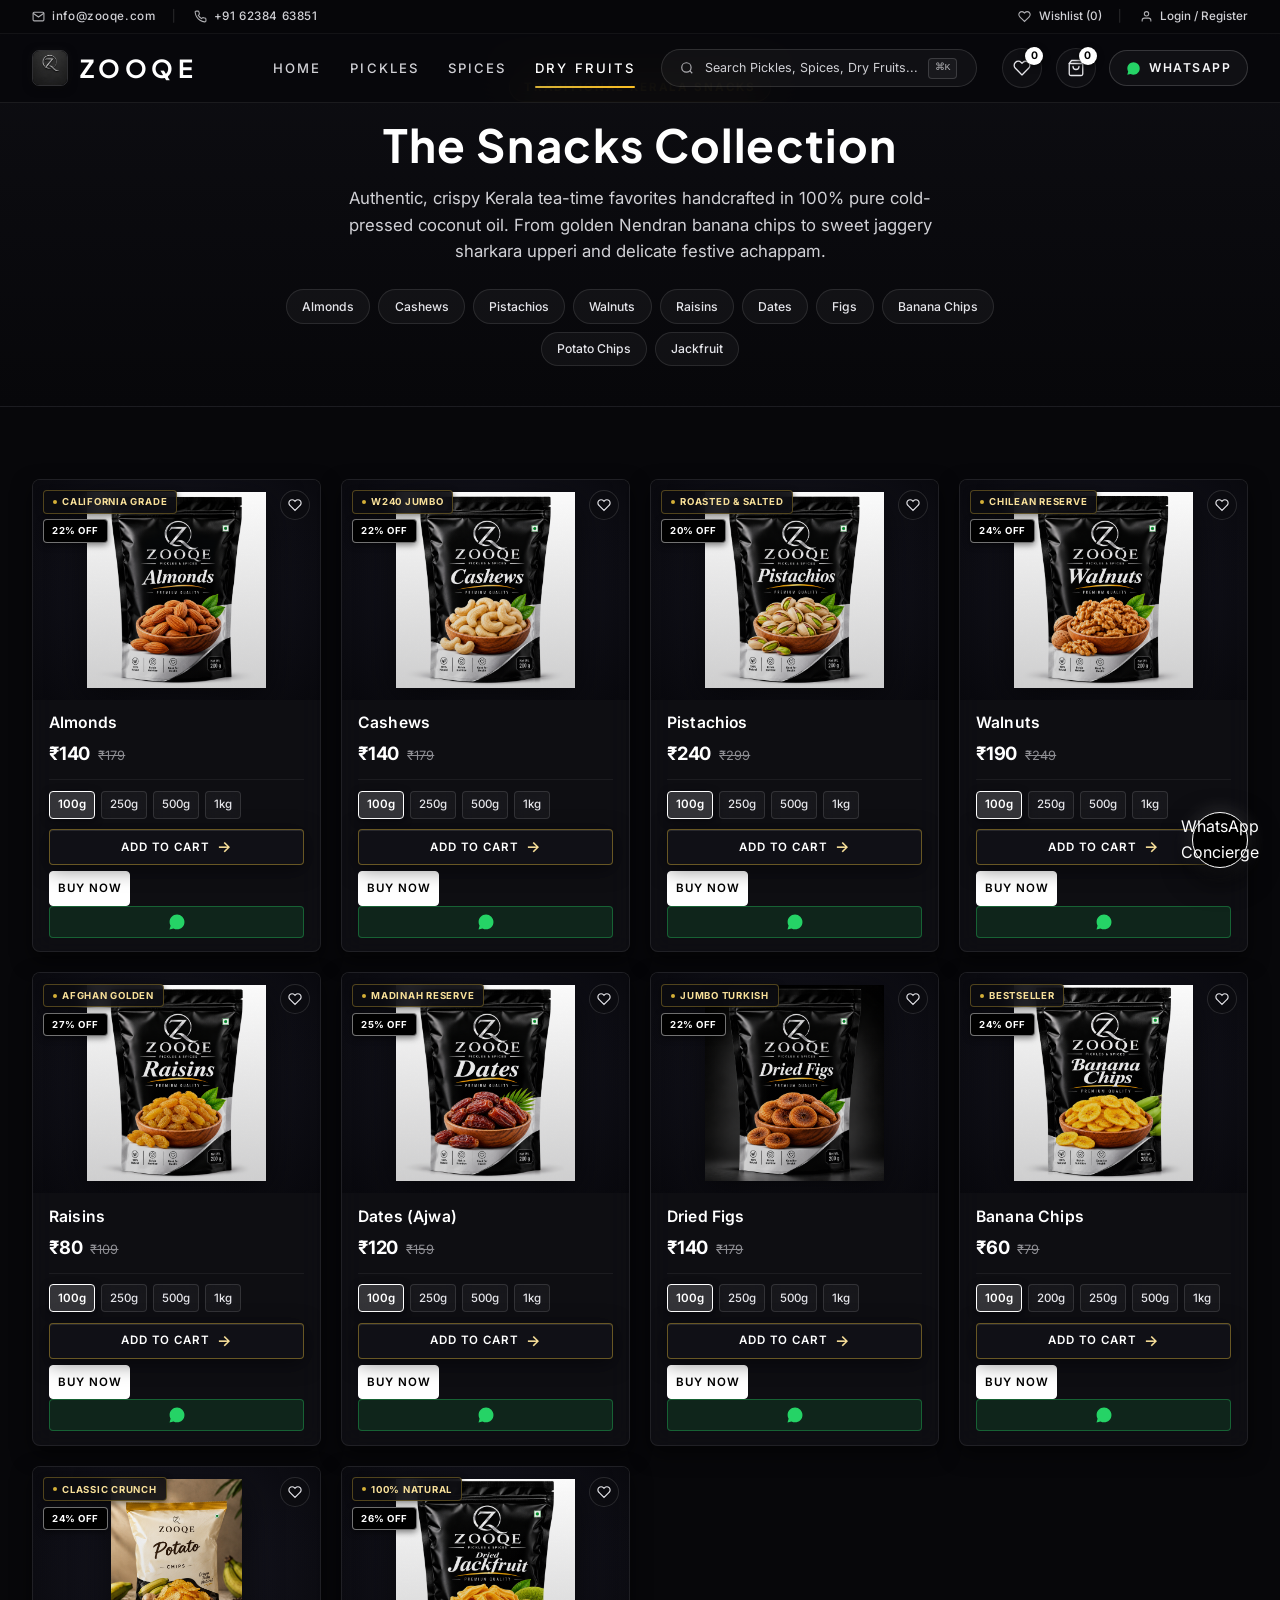
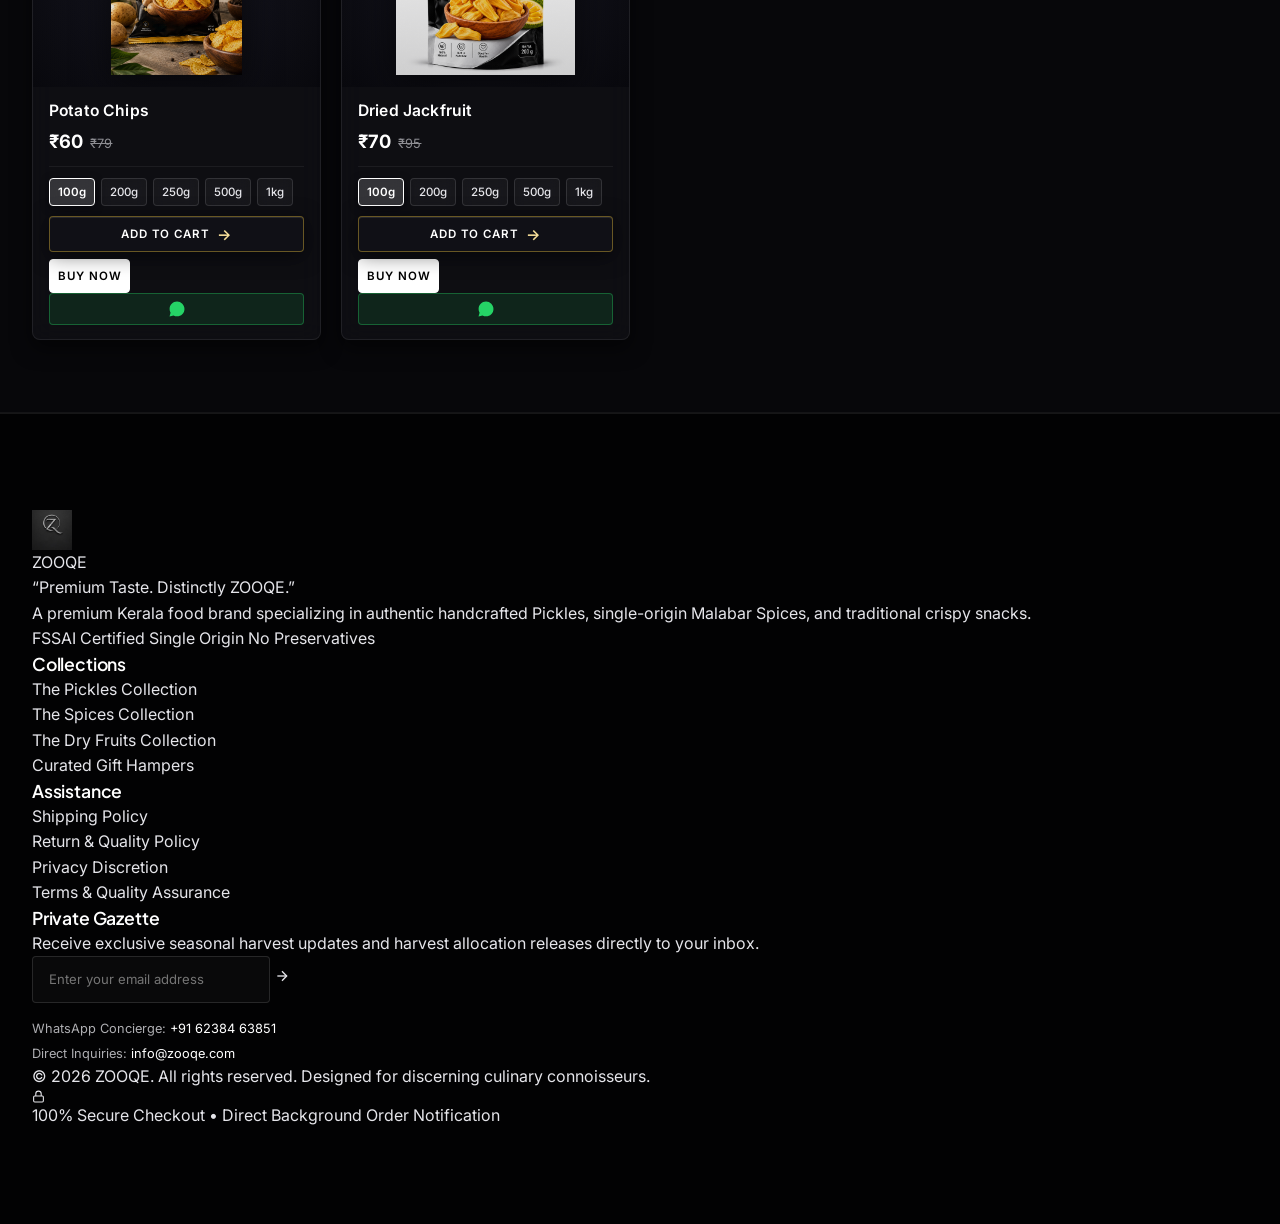
<file: dry-fruits.html>
<!DOCTYPE html>
<html lang="en">
<head>
  <meta charset="UTF-8" />
  <meta name="viewport" content="width=device-width, initial-scale=1.0">
  <title>Dry Fruits Reserve — Handpicked Premium Nuts & Natural Crisps | ZOOQE</title>
  <meta name="description" content="Discover ZOOQE's premium handpicked dry fruits and nuts: California Almonds, Jumbo Cashews, Pistachios, Walnuts, Afghan Raisins, Ajwa Dates, Figs, and Natural Banana Chips at authentic 100g base pricing." />
  <meta name="keywords" content="Kerala snacks, Banana chips, Nendran upperi, Sharkara upperi, Kerala mixture, Jackfruit chips, Achappam, Kuzhalappam, Pakkavada, Tapioca chips, Coconut oil snacks" />
  <meta name="theme-color" content="#000000" />

  <!-- Open Graph / Social Media -->
  <meta property="og:title" content="Dry Fruits Reserve — Handpicked Premium Nuts & Natural Crisps | ZOOQE" />
  <meta property="og:description" content="Handcrafted Kerala snacks in pure cold-pressed coconut oil. Crispy, authentic, and free from preservatives." />
  <meta property="og:type" content="website" />
  <meta property="og:image" content="assets/logo.png" />

  <!-- Favicon -->
  <link rel="icon" type="image/png" href="assets/logo.png" />
  <link rel="apple-touch-icon" href="assets/logo.png" />

  <!-- Preconnect to Google Fonts -->
  <link rel="preconnect" href="https://fonts.googleapis.com" />
  <link rel="preconnect" href="https://fonts.gstatic.com" crossorigin />

  <!-- Master Stylesheet -->
  <link rel="stylesheet" href="css/main.css?v=2.3" />
</head>
<body>

  <!-- Page Splash Loading Screen -->
  <div id="page-loader" class="page-loader">
    <div class="loader-logo-wrap">
      <img src="assets/logo.png" alt="ZOOQE Monogram" class="loader-logo-img" />
    </div>
    <div class="loader-brand-title">ZOOQE</div>
    <div class="loader-bar"></div>
  </div>
  <script>
    (function() {
      var dismissed = false;
      function dismissPreloader() {
        if (dismissed) return;
        dismissed = true;
        var loaders = document.querySelectorAll('#page-loader, #preloader, .page-loader, .loader');
        loaders.forEach(function(l) {
          if (!l) return;
          l.classList.add('loaded');
          l.style.opacity = '0';
          l.style.pointerEvents = 'none';
          setTimeout(function() {
            l.style.display = 'none';
          }, 400);
        });
      }

      if (document.readyState === 'complete' || document.readyState === 'interactive') {
        setTimeout(dismissPreloader, 200);
      } else {
        window.addEventListener('load', function() { setTimeout(dismissPreloader, 300); });
        document.addEventListener('DOMContentLoaded', function() { setTimeout(dismissPreloader, 500); });
      }

      // Safety fallback: strictly maximum 1.5s
      setTimeout(dismissPreloader, 1500);
    })();
  </script>

  <!-- Global Backdrop for Drawers -->
  <div id="drawer-backdrop" class="drawer-backdrop"></div>

  <!-- Sticky Luxury Navigation Header with Top Utility Bar -->
  <header id="site-header" class="site-header">
    <!-- Top Utility Bar -->
    <div class="top-utility-bar">
      <div class="top-utility-inner">
        <div class="topbar-left">
          <a href="mailto:info@zooqe.com" class="topbar-link">
            <svg viewBox="0 0 24 24" width="13" height="13" fill="none" stroke="currentColor" stroke-width="2">
              <path d="M4 4h16c1.1 0 2 .9 2 2v12c0 1.1-.9 2-2 2H4c-1.1-0-2-.9-2-2V6c0-1.1.9-2 2-2z"></path>
              <polyline points="22,6 12,13 2,6"></polyline>
            </svg>
            <span>info@zooqe.com</span>
          </a>
          <span class="topbar-sep">|</span>
          <a href="tel:+916238463851" class="topbar-link">
            <svg viewBox="0 0 24 24" width="13" height="13" fill="none" stroke="currentColor" stroke-width="2">
              <path d="M22 16.92v3a2 2 0 0 1-2.18 2 19.79 19.79 0 0 1-8.63-3.07 19.5 19.5 0 0 1-6-6 19.79 19.79 0 0 1-3.07-8.67A2 2 0 0 1 4.11 2h3a2 2 0 0 1 2 1.72 12.84 12.84 0 0 0 .7 2.81 2 2 0 0 1-.45 2.11L8.09 9.91a16 16 0 0 0 6 6l1.27-1.27a2 2 0 0 1 2.11-.45 12.84 12.84 0 0 0 2.81.7A2 2 0 0 1 22 16.92z"></path>
            </svg>
            <span>+91 62384 63851</span>
          </a>
        </div>

        <div class="topbar-right">
          <button type="button" id="topbar-wishlist-link" class="topbar-link topbar-btn">
            <svg viewBox="0 0 24 24" width="13" height="13" fill="none" stroke="currentColor" stroke-width="2">
              <path d="M20.84 4.61a5.5 5.5 0 0 0-7.78 0L12 5.67l-1.06-1.06a5.5 5.5 0 0 0-7.78 7.78l1.06 1.06L12 21.23l7.78-7.78 1.06-1.06a5.5 5.5 0 0 0 0-7.78z"></path>
            </svg>
            <span>Wishlist (<span id="topbar-wishlist-count">0</span>)</span>
          </button>
          <span class="topbar-sep">|</span>
          <button type="button" id="topbar-auth-btn" class="topbar-link topbar-btn topbar-auth-btn">
            <svg viewBox="0 0 24 24" width="13" height="13" fill="none" stroke="currentColor" stroke-width="2">
              <path d="M20 21v-2a4 4 0 0 0-4-4H8a4 4 0 0 0-4 4v2"></path>
              <circle cx="12" cy="7" r="4"></circle>
            </svg>
            <span>Login / Register</span>
          </button>
        </div>
      </div>
    </div>

    <!-- Main Navigation Bar -->
    <div class="navbar-inner">
      <!-- Left: Branding -->
      <a href="index.html" class="nav-brand" aria-label="ZOOQE Home">
        <img src="assets/images/brand/zooqe-emblem.jpg" alt="ZOOQE Emblem" class="nav-brand-emblem" width="36" height="36" />
        <span class="nav-brand-serif">ZOOQE</span>
      </a>

      <!-- Center-Right: Navigation Links, Search, Wishlist, Cart, WhatsApp -->
      <div class="nav-center-right">
        <!-- Desktop Navigation Links: Home, Pickles, Spices, Snacks -->
        <nav class="nav-links" aria-label="Main Navigation">
          <a href="index.html" class="nav-link">Home</a>
          <a href="pickles.html" class="nav-link">Pickles</a>
          <a href="spices.html" class="nav-link">Spices</a>
          <a href="dry-fruits.html" class="nav-link active">Dry Fruits</a>
        </nav>

        <!-- Integrated Pill-Shaped Search Bar -->
        <div class="nav-search-pill" id="nav-search-pill" role="button" tabindex="0" title="Search ZOOQE Products...">
          <svg viewBox="0 0 24 24" width="14" height="14" fill="none" stroke="currentColor" stroke-width="2">
            <circle cx="11" cy="11" r="8"></circle>
            <line x1="21" y1="21" x2="16.65" y2="16.65"></line>
          </svg>
          <span class="nav-search-text">Search Pickles, Spices, Dry Fruits...</span>
          <kbd class="nav-search-kbd">⌘K</kbd>
        </div>

        <!-- Right Action Icons -->
        <div class="nav-actions">
          <button id="nav-search-btn" class="nav-action-btn nav-search-icon-btn" aria-label="Search Catalog" title="Search">
            <svg viewBox="0 0 24 24" fill="none" stroke="currentColor" stroke-linecap="round" stroke-linejoin="round">
              <circle cx="11" cy="11" r="8"></circle>
              <line x1="21" y1="21" x2="16.65" y2="16.65"></line>
            </svg>
          </button>

          <button id="nav-wishlist-btn" class="nav-action-btn" aria-label="View Wishlist" title="Wishlist">
            <svg viewBox="0 0 24 24" fill="none" stroke="currentColor" stroke-linecap="round" stroke-linejoin="round">
              <path d="M20.84 4.61a5.5 5.5 0 0 0-7.78 0L12 5.67l-1.06-1.06a5.5 5.5 0 0 0-7.78 7.78l1.06 1.06L12 21.23l7.78-7.78 1.06-1.06a5.5 5.5 0 0 0 0-7.78z"></path>
            </svg>
            <span id="nav-wishlist-badge" class="nav-badge">0</span>
          </button>

          <button id="nav-cart-btn" class="nav-action-btn" aria-label="View Shopping Cart" title="Cart">
            <svg viewBox="0 0 24 24" fill="none" stroke="currentColor" stroke-linecap="round" stroke-linejoin="round">
              <path d="M6 2L3 6v14a2 2 0 0 0 2 2h14a2 2 0 0 0 2-2V6l-3-4z"></path>
              <line x1="3" y1="6" x2="21" y2="6"></line>
              <path d="M16 10a4 4 0 0 1-8 0"></path>
            </svg>
            <span id="nav-cart-badge" class="nav-badge">0</span>
          </button>

          <button id="nav-whatsapp-btn" class="nav-whatsapp-btn" title="Contact on WhatsApp">
            <svg viewBox="0 0 24 24" fill="currentColor">
              <path d="M12.04 2c-5.46 0-9.91 4.45-9.91 9.91 0 1.75.46 3.45 1.32 4.95L2.05 22l5.25-1.38c1.45.79 3.08 1.21 4.74 1.21 5.46 0 9.91-4.45 9.91-9.91 0-2.65-1.03-5.14-2.9-7.01A9.816 9.816 0 0 0 12.04 2z"></path>
            </svg>
            <span>WHATSAPP</span>
          </button>

          <button id="nav-hamburger" class="nav-hamburger" aria-label="Open Mobile Menu">
            <span></span>
            <span></span>
            <span></span>
          </button>
        </div>
      </div>
    </div>
  </header>

  <!-- Mobile Slide Drawer -->
  <aside id="mobile-drawer" class="mobile-drawer" aria-label="Mobile Navigation">
    <div class="mobile-drawer-header">
      <a href="index.html" class="nav-brand" aria-label="ZOOQE Home">
        <img src="assets/images/brand/zooqe-emblem.jpg" alt="ZOOQE Emblem" class="nav-brand-emblem" width="34" height="34" />
        <span class="nav-brand-serif">ZOOQE</span>
      </a>
      <button id="mobile-drawer-close" class="nav-action-btn" aria-label="Close Menu">✕</button>
    </div>

    <nav class="mobile-drawer-links">
      <a href="index.html" class="mobile-drawer-link">Home <span>→</span></a>
      <a href="pickles.html" class="mobile-drawer-link">Pickles <span>→</span></a>
      <a href="spices.html" class="mobile-drawer-link">Spices <span>→</span></a>
      <a href="snacks.html" class="mobile-drawer-link active">Snacks <span>→</span></a>
      <button type="button" id="mobile-wishlist-btn" class="mobile-drawer-link">Wishlist <span>→</span></button>
      <button type="button" id="mobile-cart-btn" class="mobile-drawer-link">
        Cart <span id="mobile-cart-badge" style="font-size:0.85rem; color:#ffffff;">0</span>
      </button>
      <button type="button" id="mobile-search-btn" class="mobile-drawer-link">Search <span>→</span></button>
    </nav>

    <div class="mobile-drawer-footer">
      <button id="mobile-whatsapp-btn" class="btn-luxury-primary" style="width: 100%; justify-content: center;">
        <svg viewBox="0 0 24 24" width="18" height="18" fill="currentColor">
          <path d="M12.04 2c-5.46 0-9.91 4.45-9.91 9.91 0 1.75.46 3.45 1.32 4.95L2.05 22l5.25-1.38c1.45.79 3.08 1.21 4.74 1.21 5.46 0 9.91-4.45 9.91-9.91 0-2.65-1.03-5.14-2.9-7.01A9.816 9.816 0 0 0 12.04 2z"></path>
        </svg>
        WHATSAPP ENQUIRY
      </button>
    </div>
  </aside>

  <!-- Main Content Wrapper -->
  <main class="site-main">

    <!-- Category Banner Header (Clean, Minimal, Modern) -->
    <section class="category-page-hero">
      <div class="category-hero-inner">
        <div class="category-hero-eyebrow">TRADITIONAL KERALA SNACKS</div>
        <h1 class="category-hero-title">The Snacks Collection</h1>
        <p class="category-hero-desc">
          Authentic, crispy Kerala tea-time favorites handcrafted in 100% pure cold-pressed coconut oil. From golden Nendran banana chips to sweet jaggery sharkara upperi and delicate festive achappam.
        </p>
                <div class="category-quick-filters">
          <a href="#almonds" class="category-filter-pill">Almonds</a>
          <a href="#cashews" class="category-filter-pill">Cashews</a>
          <a href="#pistachios" class="category-filter-pill">Pistachios</a>
          <a href="#walnuts" class="category-filter-pill">Walnuts</a>
          <a href="#raisins" class="category-filter-pill">Raisins</a>
          <a href="#dates-ajwa" class="category-filter-pill">Dates</a>
          <a href="#dried-figs" class="category-filter-pill">Figs</a>
          <a href="#banana-chips" class="category-filter-pill">Banana Chips</a>
          <a href="#potato-chips" class="category-filter-pill">Potato Chips</a>
          <a href="#dried-jackfruit" class="category-filter-pill">Jackfruit</a>
        </div>
      </div>
    </section>

    <!-- Snacks Grid Section (Displays 8 Authentic Kerala Snacks) -->
    <section class="snacks-collection-section" style="border-top: none;">
      <div class="section-container">

        <div class="snacks-grid dryfruits-grid">

          <!-- 1. Almonds -->
          <div class="snack-card dryfruit-card" id="almonds" data-product-id="almonds">
            <div class="snack-card-media-wrap">
              <div class="snack-image-aspect">
                <img src="images/almonds.png" alt="ZOOQE Luxury Almonds" class="snack-card-img dryfruit-card-img" loading="lazy" />
                <div class="snack-card-overlay"></div>
              </div>
              <div class="snack-card-badges">
                <div class="snack-card-badge">CALIFORNIA GRADE</div>
                <span class="snack-save-pill">22% OFF</span>
              </div>
              <button type="button" class="snack-card-wishlist-btn" aria-label="Add to Wishlist" title="Add to Wishlist">
                <svg viewBox="0 0 24 24" fill="none" stroke="currentColor" stroke-width="2">
                  <path d="M20.84 4.61a5.5 5.5 0 0 0-7.78 0L12 5.67l-1.06-1.06a5.5 5.5 0 0 0-7.78 7.78l1.06 1.06L12 21.23l7.78-7.78 1.06-1.06a5.5 5.5 0 0 0 0-7.78z"></path>
                </svg>
              </button>
            </div>
            <div class="snack-card-content">
              <div class="snack-card-top-info">
                <h3 class="snack-card-title">Almonds</h3>
                <div class="snack-card-pricing-row">
                  <div class="snack-price-cluster">
                    <span class="snack-current-price">₹140</span>
                    <span class="snack-mrp-price">₹179</span>
                  </div>
                </div>
              </div>
              <div class="snack-card-bottom-block">
                <div class="snack-weight-selector-wrap">
                  <div class="snack-weight-pills">
                    <button type="button" class="snack-weight-btn active" data-size="100g" data-price="140" data-mrp="179">100g</button>
                    <button type="button" class="snack-weight-btn" data-size="250g" data-price="350" data-mrp="448">250g</button>
                    <button type="button" class="snack-weight-btn" data-size="500g" data-price="700" data-mrp="895">500g</button>
                    <button type="button" class="snack-weight-btn" data-size="1kg" data-price="1400" data-mrp="1790">1kg</button>
                  </div>
                </div>
                <div class="snack-card-cta-wrap">
                  <div class="card-cta-actions-row">
                    <button type="button" class="btn-archive-cta snack-card-add-btn" data-product-id="almonds">
                      <span class="btn-archive-text">ADD TO CART</span>
                      <span class="btn-archive-arrow">→</span>
                      <span class="btn-archive-underline"></span>
                    </button>
                    <div class="card-secondary-row">
                      <button type="button" class="btn-card-buy-now card-buy-btn snack-card-buy-btn" data-product-id="almonds">
                      <span>BUY NOW</span>
                    </button>
                      <button type="button" class="card-wa-btn snack-card-wa-btn" title="Order on WhatsApp" aria-label="Order Almonds on WhatsApp">
                      <svg viewBox="0 0 24 24" fill="currentColor">
                        <path d="M12.04 2c-5.46 0-9.91 4.45-9.91 9.91 0 1.75.46 3.45 1.32 4.95L2.05 22l5.25-1.38c1.45.79 3.08 1.21 4.74 1.21 5.46 0 9.91-4.45 9.91-9.91 0-2.65-1.03-5.14-2.9-7.01A9.816 9.816 0 0 0 12.04 2z"></path>
                      </svg>
                    </button>
                    </div>
                  </div>
                </div>
              </div>
            </div>
          </div>

          <!-- 2. Cashews -->
          <div class="snack-card dryfruit-card" id="cashews" data-product-id="cashews">
            <div class="snack-card-media-wrap">
              <div class="snack-image-aspect">
                <img src="images/cashews.png" alt="ZOOQE Luxury Cashews" class="snack-card-img dryfruit-card-img" loading="lazy" />
                <div class="snack-card-overlay"></div>
              </div>
              <div class="snack-card-badges">
                <div class="snack-card-badge">W240 JUMBO</div>
                <span class="snack-save-pill">22% OFF</span>
              </div>
              <button type="button" class="snack-card-wishlist-btn" aria-label="Add to Wishlist" title="Add to Wishlist">
                <svg viewBox="0 0 24 24" fill="none" stroke="currentColor" stroke-width="2">
                  <path d="M20.84 4.61a5.5 5.5 0 0 0-7.78 0L12 5.67l-1.06-1.06a5.5 5.5 0 0 0-7.78 7.78l1.06 1.06L12 21.23l7.78-7.78 1.06-1.06a5.5 5.5 0 0 0 0-7.78z"></path>
                </svg>
              </button>
            </div>
            <div class="snack-card-content">
              <div class="snack-card-top-info">
                <h3 class="snack-card-title">Cashews</h3>
                <div class="snack-card-pricing-row">
                  <div class="snack-price-cluster">
                    <span class="snack-current-price">₹140</span>
                    <span class="snack-mrp-price">₹179</span>
                  </div>
                </div>
              </div>
              <div class="snack-card-bottom-block">
                <div class="snack-weight-selector-wrap">
                  <div class="snack-weight-pills">
                    <button type="button" class="snack-weight-btn active" data-size="100g" data-price="140" data-mrp="179">100g</button>
                    <button type="button" class="snack-weight-btn" data-size="250g" data-price="350" data-mrp="448">250g</button>
                    <button type="button" class="snack-weight-btn" data-size="500g" data-price="700" data-mrp="895">500g</button>
                    <button type="button" class="snack-weight-btn" data-size="1kg" data-price="1400" data-mrp="1790">1kg</button>
                  </div>
                </div>
                <div class="snack-card-cta-wrap">
                  <div class="card-cta-actions-row">
                    <button type="button" class="btn-archive-cta snack-card-add-btn" data-product-id="cashews">
                      <span class="btn-archive-text">ADD TO CART</span>
                      <span class="btn-archive-arrow">→</span>
                      <span class="btn-archive-underline"></span>
                    </button>
                    <div class="card-secondary-row">
                      <button type="button" class="btn-card-buy-now card-buy-btn snack-card-buy-btn" data-product-id="cashews">
                      <span>BUY NOW</span>
                    </button>
                      <button type="button" class="card-wa-btn snack-card-wa-btn" title="Order on WhatsApp" aria-label="Order Cashews on WhatsApp">
                      <svg viewBox="0 0 24 24" fill="currentColor">
                        <path d="M12.04 2c-5.46 0-9.91 4.45-9.91 9.91 0 1.75.46 3.45 1.32 4.95L2.05 22l5.25-1.38c1.45.79 3.08 1.21 4.74 1.21 5.46 0 9.91-4.45 9.91-9.91 0-2.65-1.03-5.14-2.9-7.01A9.816 9.816 0 0 0 12.04 2z"></path>
                      </svg>
                    </button>
                    </div>
                  </div>
                </div>
              </div>
            </div>
          </div>

          <!-- 3. Pistachios -->
          <div class="snack-card dryfruit-card" id="pistachios" data-product-id="pistachios">
            <div class="snack-card-media-wrap">
              <div class="snack-image-aspect">
                <img src="images/pistachios.png" alt="ZOOQE Luxury Pistachios" class="snack-card-img dryfruit-card-img" loading="lazy" />
                <div class="snack-card-overlay"></div>
              </div>
              <div class="snack-card-badges">
                <div class="snack-card-badge">ROASTED & SALTED</div>
                <span class="snack-save-pill">20% OFF</span>
              </div>
              <button type="button" class="snack-card-wishlist-btn" aria-label="Add to Wishlist" title="Add to Wishlist">
                <svg viewBox="0 0 24 24" fill="none" stroke="currentColor" stroke-width="2">
                  <path d="M20.84 4.61a5.5 5.5 0 0 0-7.78 0L12 5.67l-1.06-1.06a5.5 5.5 0 0 0-7.78 7.78l1.06 1.06L12 21.23l7.78-7.78 1.06-1.06a5.5 5.5 0 0 0 0-7.78z"></path>
                </svg>
              </button>
            </div>
            <div class="snack-card-content">
              <div class="snack-card-top-info">
                <h3 class="snack-card-title">Pistachios</h3>
                <div class="snack-card-pricing-row">
                  <div class="snack-price-cluster">
                    <span class="snack-current-price">₹240</span>
                    <span class="snack-mrp-price">₹299</span>
                  </div>
                </div>
              </div>
              <div class="snack-card-bottom-block">
                <div class="snack-weight-selector-wrap">
                  <div class="snack-weight-pills">
                    <button type="button" class="snack-weight-btn active" data-size="100g" data-price="240" data-mrp="299">100g</button>
                    <button type="button" class="snack-weight-btn" data-size="250g" data-price="600" data-mrp="748">250g</button>
                    <button type="button" class="snack-weight-btn" data-size="500g" data-price="1200" data-mrp="1495">500g</button>
                    <button type="button" class="snack-weight-btn" data-size="1kg" data-price="2400" data-mrp="2990">1kg</button>
                  </div>
                </div>
                <div class="snack-card-cta-wrap">
                  <div class="card-cta-actions-row">
                    <button type="button" class="btn-archive-cta snack-card-add-btn" data-product-id="pistachios">
                      <span class="btn-archive-text">ADD TO CART</span>
                      <span class="btn-archive-arrow">→</span>
                      <span class="btn-archive-underline"></span>
                    </button>
                    <div class="card-secondary-row">
                      <button type="button" class="btn-card-buy-now card-buy-btn snack-card-buy-btn" data-product-id="pistachios">
                      <span>BUY NOW</span>
                    </button>
                      <button type="button" class="card-wa-btn snack-card-wa-btn" title="Order on WhatsApp" aria-label="Order Pistachios on WhatsApp">
                      <svg viewBox="0 0 24 24" fill="currentColor">
                        <path d="M12.04 2c-5.46 0-9.91 4.45-9.91 9.91 0 1.75.46 3.45 1.32 4.95L2.05 22l5.25-1.38c1.45.79 3.08 1.21 4.74 1.21 5.46 0 9.91-4.45 9.91-9.91 0-2.65-1.03-5.14-2.9-7.01A9.816 9.816 0 0 0 12.04 2z"></path>
                      </svg>
                    </button>
                    </div>
                  </div>
                </div>
              </div>
            </div>
          </div>

          <!-- 4. Walnuts -->
          <div class="snack-card dryfruit-card" id="walnuts" data-product-id="walnuts">
            <div class="snack-card-media-wrap">
              <div class="snack-image-aspect">
                <img src="images/walnuts.png" alt="ZOOQE Luxury Walnuts" class="snack-card-img dryfruit-card-img" loading="lazy" />
                <div class="snack-card-overlay"></div>
              </div>
              <div class="snack-card-badges">
                <div class="snack-card-badge">CHILEAN RESERVE</div>
                <span class="snack-save-pill">24% OFF</span>
              </div>
              <button type="button" class="snack-card-wishlist-btn" aria-label="Add to Wishlist" title="Add to Wishlist">
                <svg viewBox="0 0 24 24" fill="none" stroke="currentColor" stroke-width="2">
                  <path d="M20.84 4.61a5.5 5.5 0 0 0-7.78 0L12 5.67l-1.06-1.06a5.5 5.5 0 0 0-7.78 7.78l1.06 1.06L12 21.23l7.78-7.78 1.06-1.06a5.5 5.5 0 0 0 0-7.78z"></path>
                </svg>
              </button>
            </div>
            <div class="snack-card-content">
              <div class="snack-card-top-info">
                <h3 class="snack-card-title">Walnuts</h3>
                <div class="snack-card-pricing-row">
                  <div class="snack-price-cluster">
                    <span class="snack-current-price">₹190</span>
                    <span class="snack-mrp-price">₹249</span>
                  </div>
                </div>
              </div>
              <div class="snack-card-bottom-block">
                <div class="snack-weight-selector-wrap">
                  <div class="snack-weight-pills">
                    <button type="button" class="snack-weight-btn active" data-size="100g" data-price="190" data-mrp="249">100g</button>
                    <button type="button" class="snack-weight-btn" data-size="250g" data-price="475" data-mrp="623">250g</button>
                    <button type="button" class="snack-weight-btn" data-size="500g" data-price="950" data-mrp="1245">500g</button>
                    <button type="button" class="snack-weight-btn" data-size="1kg" data-price="1900" data-mrp="2490">1kg</button>
                  </div>
                </div>
                <div class="snack-card-cta-wrap">
                  <div class="card-cta-actions-row">
                    <button type="button" class="btn-archive-cta snack-card-add-btn" data-product-id="walnuts">
                      <span class="btn-archive-text">ADD TO CART</span>
                      <span class="btn-archive-arrow">→</span>
                      <span class="btn-archive-underline"></span>
                    </button>
                    <div class="card-secondary-row">
                      <button type="button" class="btn-card-buy-now card-buy-btn snack-card-buy-btn" data-product-id="walnuts">
                      <span>BUY NOW</span>
                    </button>
                      <button type="button" class="card-wa-btn snack-card-wa-btn" title="Order on WhatsApp" aria-label="Order Walnuts on WhatsApp">
                      <svg viewBox="0 0 24 24" fill="currentColor">
                        <path d="M12.04 2c-5.46 0-9.91 4.45-9.91 9.91 0 1.75.46 3.45 1.32 4.95L2.05 22l5.25-1.38c1.45.79 3.08 1.21 4.74 1.21 5.46 0 9.91-4.45 9.91-9.91 0-2.65-1.03-5.14-2.9-7.01A9.816 9.816 0 0 0 12.04 2z"></path>
                      </svg>
                    </button>
                    </div>
                  </div>
                </div>
              </div>
            </div>
          </div>

          <!-- 5. Raisins -->
          <div class="snack-card dryfruit-card" id="raisins" data-product-id="raisins">
            <div class="snack-card-media-wrap">
              <div class="snack-image-aspect">
                <img src="images/raisins.png" alt="ZOOQE Luxury Raisins" class="snack-card-img dryfruit-card-img" loading="lazy" />
                <div class="snack-card-overlay"></div>
              </div>
              <div class="snack-card-badges">
                <div class="snack-card-badge">AFGHAN GOLDEN</div>
                <span class="snack-save-pill">27% OFF</span>
              </div>
              <button type="button" class="snack-card-wishlist-btn" aria-label="Add to Wishlist" title="Add to Wishlist">
                <svg viewBox="0 0 24 24" fill="none" stroke="currentColor" stroke-width="2">
                  <path d="M20.84 4.61a5.5 5.5 0 0 0-7.78 0L12 5.67l-1.06-1.06a5.5 5.5 0 0 0-7.78 7.78l1.06 1.06L12 21.23l7.78-7.78 1.06-1.06a5.5 5.5 0 0 0 0-7.78z"></path>
                </svg>
              </button>
            </div>
            <div class="snack-card-content">
              <div class="snack-card-top-info">
                <h3 class="snack-card-title">Raisins</h3>
                <div class="snack-card-pricing-row">
                  <div class="snack-price-cluster">
                    <span class="snack-current-price">₹80</span>
                    <span class="snack-mrp-price">₹109</span>
                  </div>
                </div>
              </div>
              <div class="snack-card-bottom-block">
                <div class="snack-weight-selector-wrap">
                  <div class="snack-weight-pills">
                    <button type="button" class="snack-weight-btn active" data-size="100g" data-price="80" data-mrp="109">100g</button>
                    <button type="button" class="snack-weight-btn" data-size="250g" data-price="200" data-mrp="273">250g</button>
                    <button type="button" class="snack-weight-btn" data-size="500g" data-price="400" data-mrp="545">500g</button>
                    <button type="button" class="snack-weight-btn" data-size="1kg" data-price="800" data-mrp="1090">1kg</button>
                  </div>
                </div>
                <div class="snack-card-cta-wrap">
                  <div class="card-cta-actions-row">
                    <button type="button" class="btn-archive-cta snack-card-add-btn" data-product-id="raisins">
                      <span class="btn-archive-text">ADD TO CART</span>
                      <span class="btn-archive-arrow">→</span>
                      <span class="btn-archive-underline"></span>
                    </button>
                    <div class="card-secondary-row">
                      <button type="button" class="btn-card-buy-now card-buy-btn snack-card-buy-btn" data-product-id="raisins">
                      <span>BUY NOW</span>
                    </button>
                      <button type="button" class="card-wa-btn snack-card-wa-btn" title="Order on WhatsApp" aria-label="Order Raisins on WhatsApp">
                      <svg viewBox="0 0 24 24" fill="currentColor">
                        <path d="M12.04 2c-5.46 0-9.91 4.45-9.91 9.91 0 1.75.46 3.45 1.32 4.95L2.05 22l5.25-1.38c1.45.79 3.08 1.21 4.74 1.21 5.46 0 9.91-4.45 9.91-9.91 0-2.65-1.03-5.14-2.9-7.01A9.816 9.816 0 0 0 12.04 2z"></path>
                      </svg>
                    </button>
                    </div>
                  </div>
                </div>
              </div>
            </div>
          </div>

          <!-- 6. Dates (Ajwa) -->
          <div class="snack-card dryfruit-card" id="dates-ajwa" data-product-id="dates-ajwa">
            <div class="snack-card-media-wrap">
              <div class="snack-image-aspect">
                <img src="images/dates.png" alt="ZOOQE Luxury Dates (Ajwa)" class="snack-card-img dryfruit-card-img" loading="lazy" />
                <div class="snack-card-overlay"></div>
              </div>
              <div class="snack-card-badges">
                <div class="snack-card-badge">MADINAH RESERVE</div>
                <span class="snack-save-pill">25% OFF</span>
              </div>
              <button type="button" class="snack-card-wishlist-btn" aria-label="Add to Wishlist" title="Add to Wishlist">
                <svg viewBox="0 0 24 24" fill="none" stroke="currentColor" stroke-width="2">
                  <path d="M20.84 4.61a5.5 5.5 0 0 0-7.78 0L12 5.67l-1.06-1.06a5.5 5.5 0 0 0-7.78 7.78l1.06 1.06L12 21.23l7.78-7.78 1.06-1.06a5.5 5.5 0 0 0 0-7.78z"></path>
                </svg>
              </button>
            </div>
            <div class="snack-card-content">
              <div class="snack-card-top-info">
                <h3 class="snack-card-title">Dates (Ajwa)</h3>
                <div class="snack-card-pricing-row">
                  <div class="snack-price-cluster">
                    <span class="snack-current-price">₹120</span>
                    <span class="snack-mrp-price">₹159</span>
                  </div>
                </div>
              </div>
              <div class="snack-card-bottom-block">
                <div class="snack-weight-selector-wrap">
                  <div class="snack-weight-pills">
                    <button type="button" class="snack-weight-btn active" data-size="100g" data-price="120" data-mrp="159">100g</button>
                    <button type="button" class="snack-weight-btn" data-size="250g" data-price="300" data-mrp="398">250g</button>
                    <button type="button" class="snack-weight-btn" data-size="500g" data-price="600" data-mrp="795">500g</button>
                    <button type="button" class="snack-weight-btn" data-size="1kg" data-price="1200" data-mrp="1590">1kg</button>
                  </div>
                </div>
                <div class="snack-card-cta-wrap">
                  <div class="card-cta-actions-row">
                    <button type="button" class="btn-archive-cta snack-card-add-btn" data-product-id="dates-ajwa">
                      <span class="btn-archive-text">ADD TO CART</span>
                      <span class="btn-archive-arrow">→</span>
                      <span class="btn-archive-underline"></span>
                    </button>
                    <div class="card-secondary-row">
                      <button type="button" class="btn-card-buy-now card-buy-btn snack-card-buy-btn" data-product-id="dates-ajwa">
                      <span>BUY NOW</span>
                    </button>
                      <button type="button" class="card-wa-btn snack-card-wa-btn" title="Order on WhatsApp" aria-label="Order Dates (Ajwa) on WhatsApp">
                      <svg viewBox="0 0 24 24" fill="currentColor">
                        <path d="M12.04 2c-5.46 0-9.91 4.45-9.91 9.91 0 1.75.46 3.45 1.32 4.95L2.05 22l5.25-1.38c1.45.79 3.08 1.21 4.74 1.21 5.46 0 9.91-4.45 9.91-9.91 0-2.65-1.03-5.14-2.9-7.01A9.816 9.816 0 0 0 12.04 2z"></path>
                      </svg>
                    </button>
                    </div>
                  </div>
                </div>
              </div>
            </div>
          </div>

          <!-- 7. Dried Figs -->
          <div class="snack-card dryfruit-card" id="dried-figs" data-product-id="dried-figs">
            <div class="snack-card-media-wrap">
              <div class="snack-image-aspect">
                <img src="images/figs.png" alt="ZOOQE Luxury Dried Figs" class="snack-card-img dryfruit-card-img" loading="lazy" />
                <div class="snack-card-overlay"></div>
              </div>
              <div class="snack-card-badges">
                <div class="snack-card-badge">JUMBO TURKISH</div>
                <span class="snack-save-pill">22% OFF</span>
              </div>
              <button type="button" class="snack-card-wishlist-btn" aria-label="Add to Wishlist" title="Add to Wishlist">
                <svg viewBox="0 0 24 24" fill="none" stroke="currentColor" stroke-width="2">
                  <path d="M20.84 4.61a5.5 5.5 0 0 0-7.78 0L12 5.67l-1.06-1.06a5.5 5.5 0 0 0-7.78 7.78l1.06 1.06L12 21.23l7.78-7.78 1.06-1.06a5.5 5.5 0 0 0 0-7.78z"></path>
                </svg>
              </button>
            </div>
            <div class="snack-card-content">
              <div class="snack-card-top-info">
                <h3 class="snack-card-title">Dried Figs</h3>
                <div class="snack-card-pricing-row">
                  <div class="snack-price-cluster">
                    <span class="snack-current-price">₹140</span>
                    <span class="snack-mrp-price">₹179</span>
                  </div>
                </div>
              </div>
              <div class="snack-card-bottom-block">
                <div class="snack-weight-selector-wrap">
                  <div class="snack-weight-pills">
                    <button type="button" class="snack-weight-btn active" data-size="100g" data-price="140" data-mrp="179">100g</button>
                    <button type="button" class="snack-weight-btn" data-size="250g" data-price="350" data-mrp="448">250g</button>
                    <button type="button" class="snack-weight-btn" data-size="500g" data-price="700" data-mrp="895">500g</button>
                    <button type="button" class="snack-weight-btn" data-size="1kg" data-price="1400" data-mrp="1790">1kg</button>
                  </div>
                </div>
                <div class="snack-card-cta-wrap">
                  <div class="card-cta-actions-row">
                    <button type="button" class="btn-archive-cta snack-card-add-btn" data-product-id="dried-figs">
                      <span class="btn-archive-text">ADD TO CART</span>
                      <span class="btn-archive-arrow">→</span>
                      <span class="btn-archive-underline"></span>
                    </button>
                    <div class="card-secondary-row">
                      <button type="button" class="btn-card-buy-now card-buy-btn snack-card-buy-btn" data-product-id="dried-figs">
                      <span>BUY NOW</span>
                    </button>
                      <button type="button" class="card-wa-btn snack-card-wa-btn" title="Order on WhatsApp" aria-label="Order Dried Figs on WhatsApp">
                      <svg viewBox="0 0 24 24" fill="currentColor">
                        <path d="M12.04 2c-5.46 0-9.91 4.45-9.91 9.91 0 1.75.46 3.45 1.32 4.95L2.05 22l5.25-1.38c1.45.79 3.08 1.21 4.74 1.21 5.46 0 9.91-4.45 9.91-9.91 0-2.65-1.03-5.14-2.9-7.01A9.816 9.816 0 0 0 12.04 2z"></path>
                      </svg>
                    </button>
                    </div>
                  </div>
                </div>
              </div>
            </div>
          </div>

          <!-- 8. Banana Chips -->
          <div class="snack-card dryfruit-card" id="banana-chips" data-product-id="banana-chips">
            <div class="snack-card-media-wrap">
              <div class="snack-image-aspect">
                <img src="images/banana-chips.jpg" alt="ZOOQE Authentic Kerala Golden Banana Chips" class="snack-card-img dryfruit-card-img" loading="lazy" />
                <div class="snack-card-overlay"></div>
              </div>
              <div class="snack-card-badges">
                <div class="snack-card-badge">BESTSELLER</div>
                <span class="snack-save-pill">24% OFF</span>
              </div>
              <button type="button" class="snack-card-wishlist-btn" aria-label="Add to Wishlist" title="Add to Wishlist">
                <svg viewBox="0 0 24 24" fill="none" stroke="currentColor" stroke-width="2">
                  <path d="M20.84 4.61a5.5 5.5 0 0 0-7.78 0L12 5.67l-1.06-1.06a5.5 5.5 0 0 0-7.78 7.78l1.06 1.06L12 21.23l7.78-7.78 1.06-1.06a5.5 5.5 0 0 0 0-7.78z"></path>
                </svg>
              </button>
            </div>
            <div class="snack-card-content">
              <div class="snack-card-top-info">
                <h3 class="snack-card-title">Banana Chips</h3>
                <div class="snack-card-pricing-row">
                  <div class="snack-price-cluster">
                    <span class="snack-current-price">₹60</span>
                    <span class="snack-mrp-price">₹79</span>
                  </div>
                </div>
              </div>
              <div class="snack-card-bottom-block">
                <div class="snack-weight-selector-wrap">
                  <div class="snack-weight-pills">
                    <button type="button" class="snack-weight-btn active" data-size="100g" data-price="60" data-mrp="79">100g</button>
                    <button type="button" class="snack-weight-btn" data-size="200g" data-price="120" data-mrp="158">200g</button>
                    <button type="button" class="snack-weight-btn" data-size="250g" data-price="150" data-mrp="198">250g</button>
                    <button type="button" class="snack-weight-btn" data-size="500g" data-price="300" data-mrp="395">500g</button>
                    <button type="button" class="snack-weight-btn" data-size="1kg" data-price="600" data-mrp="790">1kg</button>
                  </div>
                </div>
                <div class="snack-card-cta-wrap">
                  <div class="card-cta-actions-row">
                    <button type="button" class="btn-archive-cta snack-card-add-btn" data-product-id="banana-chips">
                      <span class="btn-archive-text">ADD TO CART</span>
                      <span class="btn-archive-arrow">→</span>
                      <span class="btn-archive-underline"></span>
                    </button>
                    <div class="card-secondary-row">
                      <button type="button" class="btn-card-buy-now card-buy-btn snack-card-buy-btn" data-product-id="banana-chips">
                      <span>BUY NOW</span>
                    </button>
                      <button type="button" class="card-wa-btn snack-card-wa-btn" title="Order on WhatsApp" aria-label="Order Banana Chips on WhatsApp">
                      <svg viewBox="0 0 24 24" fill="currentColor">
                        <path d="M12.04 2c-5.46 0-9.91 4.45-9.91 9.91 0 1.75.46 3.45 1.32 4.95L2.05 22l5.25-1.38c1.45.79 3.08 1.21 4.74 1.21 5.46 0 9.91-4.45 9.91-9.91 0-2.65-1.03-5.14-2.9-7.01A9.816 9.816 0 0 0 12.04 2z"></path>
                      </svg>
                    </button>
                    </div>
                  </div>
                </div>
              </div>
            </div>
          </div>

          <!-- 9. Potato Chips -->
          <div class="snack-card dryfruit-card" id="potato-chips" data-product-id="potato-chips">
            <div class="snack-card-media-wrap">
              <div class="snack-image-aspect">
                <img src="images/potato-chips.jpg" alt="ZOOQE Thin-Cut Golden Salted Potato Chips" class="snack-card-img dryfruit-card-img" loading="lazy" />
                <div class="snack-card-overlay"></div>
              </div>
              <div class="snack-card-badges">
                <div class="snack-card-badge">CLASSIC CRUNCH</div>
                <span class="snack-save-pill">24% OFF</span>
              </div>
              <button type="button" class="snack-card-wishlist-btn" aria-label="Add to Wishlist" title="Add to Wishlist">
                <svg viewBox="0 0 24 24" fill="none" stroke="currentColor" stroke-width="2">
                  <path d="M20.84 4.61a5.5 5.5 0 0 0-7.78 0L12 5.67l-1.06-1.06a5.5 5.5 0 0 0-7.78 7.78l1.06 1.06L12 21.23l7.78-7.78 1.06-1.06a5.5 5.5 0 0 0 0-7.78z"></path>
                </svg>
              </button>
            </div>
            <div class="snack-card-content">
              <div class="snack-card-top-info">
                <h3 class="snack-card-title">Potato Chips</h3>
                <div class="snack-card-pricing-row">
                  <div class="snack-price-cluster">
                    <span class="snack-current-price">₹60</span>
                    <span class="snack-mrp-price">₹79</span>
                  </div>
                </div>
              </div>
              <div class="snack-card-bottom-block">
                <div class="snack-weight-selector-wrap">
                  <div class="snack-weight-pills">
                    <button type="button" class="snack-weight-btn active" data-size="100g" data-price="60" data-mrp="79">100g</button>
                    <button type="button" class="snack-weight-btn" data-size="200g" data-price="120" data-mrp="158">200g</button>
                    <button type="button" class="snack-weight-btn" data-size="250g" data-price="150" data-mrp="198">250g</button>
                    <button type="button" class="snack-weight-btn" data-size="500g" data-price="300" data-mrp="395">500g</button>
                    <button type="button" class="snack-weight-btn" data-size="1kg" data-price="600" data-mrp="790">1kg</button>
                  </div>
                </div>
                <div class="snack-card-cta-wrap">
                  <div class="card-cta-actions-row">
                    <button type="button" class="btn-archive-cta snack-card-add-btn" data-product-id="potato-chips">
                      <span class="btn-archive-text">ADD TO CART</span>
                      <span class="btn-archive-arrow">→</span>
                      <span class="btn-archive-underline"></span>
                    </button>
                    <div class="card-secondary-row">
                      <button type="button" class="btn-card-buy-now card-buy-btn snack-card-buy-btn" data-product-id="potato-chips">
                      <span>BUY NOW</span>
                    </button>
                      <button type="button" class="card-wa-btn snack-card-wa-btn" title="Order on WhatsApp" aria-label="Order Potato Chips on WhatsApp">
                      <svg viewBox="0 0 24 24" fill="currentColor">
                        <path d="M12.04 2c-5.46 0-9.91 4.45-9.91 9.91 0 1.75.46 3.45 1.32 4.95L2.05 22l5.25-1.38c1.45.79 3.08 1.21 4.74 1.21 5.46 0 9.91-4.45 9.91-9.91 0-2.65-1.03-5.14-2.9-7.01A9.816 9.816 0 0 0 12.04 2z"></path>
                      </svg>
                    </button>
                    </div>
                  </div>
                </div>
              </div>
            </div>
          </div>

          <!-- 10. Dried Jackfruit -->
          <div class="snack-card dryfruit-card" id="dried-jackfruit" data-product-id="dried-jackfruit">
            <div class="snack-card-media-wrap">
              <div class="snack-image-aspect">
                <img src="images/dried-jackfruit.jpg" alt="ZOOQE Pure Dehydrated Wild Jackfruit" class="snack-card-img dryfruit-card-img" loading="lazy" />
                <div class="snack-card-overlay"></div>
              </div>
              <div class="snack-card-badges">
                <div class="snack-card-badge">100% NATURAL</div>
                <span class="snack-save-pill">26% OFF</span>
              </div>
              <button type="button" class="snack-card-wishlist-btn" aria-label="Add to Wishlist" title="Add to Wishlist">
                <svg viewBox="0 0 24 24" fill="none" stroke="currentColor" stroke-width="2">
                  <path d="M20.84 4.61a5.5 5.5 0 0 0-7.78 0L12 5.67l-1.06-1.06a5.5 5.5 0 0 0-7.78 7.78l1.06 1.06L12 21.23l7.78-7.78 1.06-1.06a5.5 5.5 0 0 0 0-7.78z"></path>
                </svg>
              </button>
            </div>
            <div class="snack-card-content">
              <div class="snack-card-top-info">
                <h3 class="snack-card-title">Dried Jackfruit</h3>
                <div class="snack-card-pricing-row">
                  <div class="snack-price-cluster">
                    <span class="snack-current-price">₹70</span>
                    <span class="snack-mrp-price">₹95</span>
                  </div>
                </div>
              </div>
              <div class="snack-card-bottom-block">
                <div class="snack-weight-selector-wrap">
                  <div class="snack-weight-pills">
                    <button type="button" class="snack-weight-btn active" data-size="100g" data-price="70" data-mrp="95">100g</button>
                    <button type="button" class="snack-weight-btn" data-size="200g" data-price="140" data-mrp="190">200g</button>
                    <button type="button" class="snack-weight-btn" data-size="250g" data-price="175" data-mrp="238">250g</button>
                    <button type="button" class="snack-weight-btn" data-size="500g" data-price="350" data-mrp="475">500g</button>
                    <button type="button" class="snack-weight-btn" data-size="1kg" data-price="700" data-mrp="950">1kg</button>
                  </div>
                </div>
                <div class="snack-card-cta-wrap">
                  <div class="card-cta-actions-row">
                    <button type="button" class="btn-archive-cta snack-card-add-btn" data-product-id="dried-jackfruit">
                      <span class="btn-archive-text">ADD TO CART</span>
                      <span class="btn-archive-arrow">→</span>
                      <span class="btn-archive-underline"></span>
                    </button>
                    <div class="card-secondary-row">
                      <button type="button" class="btn-card-buy-now card-buy-btn snack-card-buy-btn" data-product-id="dried-jackfruit">
                      <span>BUY NOW</span>
                    </button>
                      <button type="button" class="card-wa-btn snack-card-wa-btn" title="Order on WhatsApp" aria-label="Order Dried Jackfruit on WhatsApp">
                      <svg viewBox="0 0 24 24" fill="currentColor">
                        <path d="M12.04 2c-5.46 0-9.91 4.45-9.91 9.91 0 1.75.46 3.45 1.32 4.95L2.05 22l5.25-1.38c1.45.79 3.08 1.21 4.74 1.21 5.46 0 9.91-4.45 9.91-9.91 0-2.65-1.03-5.14-2.9-7.01A9.816 9.816 0 0 0 12.04 2z"></path>
                      </svg>
                    </button>
                    </div>
                  </div>
                </div>
              </div>
            </div>
          </div>

        </div>
      </div>
    </section>

  </main>

  <!-- Luxury Brand Footer -->
  <footer class="site-footer">
    <div class="footer-top">
      <div class="footer-container">
        <!-- Col 1: Brand Story & Monogram -->
        <div class="footer-col footer-col-brand">
          <a href="index.html" class="footer-brand" aria-label="ZOOQE Home">
            <img src="assets/images/brand/zooqe-emblem.jpg" alt="ZOOQE Emblem" class="footer-brand-emblem" width="40" height="40" />
            <span class="footer-brand-serif">ZOOQE</span>
          </a>
          <p class="footer-tagline">“Premium Taste. Distinctly ZOOQE.”</p>
          <p class="footer-desc">
            A premium Kerala food brand specializing in authentic handcrafted Pickles, single-origin Malabar Spices, and traditional crispy snacks.
          </p>
          <div class="footer-badges">
            <span class="footer-badge">FSSAI Certified</span>
            <span class="footer-badge">Single Origin</span>
            <span class="footer-badge">No Preservatives</span>
          </div>
        </div>

        <!-- Col 2: Collections Navigation -->
        <div class="footer-col">
          <h4 class="footer-heading">Collections</h4>
          <ul class="footer-links">
            <li><a href="pickles.html">The Pickles Collection</a></li>
            <li><a href="spices.html">The Spices Collection</a></li>
            <li><a href="snacks.html">The Dry Fruits Collection</a></li>
            <li><a href="index.html#collections">Curated Gift Hampers</a></li>
          </ul>
        </div>

        <!-- Col 3: Customer Care & Policies -->
        <div class="footer-col">
          <h4 class="footer-heading">Assistance</h4>
          <ul class="footer-links">
            <li><a href="javascript:void(0)" data-policy="shipping">Shipping Policy</a></li>
            <li><a href="javascript:void(0)" data-policy="returns">Return & Quality Policy</a></li>
            <li><a href="javascript:void(0)" data-policy="privacy">Privacy Discretion</a></li>
            <li><a href="javascript:void(0)" data-policy="terms">Terms & Quality Assurance</a></li>
          </ul>
        </div>

        <!-- Col 4: Private Gazette VIP Signup & Contact -->
        <div class="footer-col footer-col-gazette">
          <h4 class="footer-heading">Private Gazette</h4>
          <p class="footer-gazette-desc">
            Receive exclusive seasonal harvest updates and harvest allocation releases directly to your inbox.
          </p>
          <form class="footer-vip-form" id="footer-vip-form">
            <div class="footer-vip-input-wrap">
              <input type="email" id="footer-vip-email" class="footer-vip-input" placeholder="Enter your email address" required />
              <button type="submit" class="footer-vip-btn" aria-label="Subscribe">
                <svg viewBox="0 0 24 24" width="16" height="16" fill="none" stroke="currentColor" stroke-width="2">
                  <line x1="5" y1="12" x2="19" y2="12"></line>
                  <polyline points="12 5 19 12 12 19"></polyline>
                </svg>
              </button>
            </div>
          </form>
          <div class="footer-direct-contact" style="margin-top: 1rem;">
            <p style="font-size: 0.8rem; color: var(--silver-500); margin-bottom: 0.25rem;">WhatsApp Concierge: <a href="https://wa.me/916238463851?text=Hello%20ZOOQE" target="_blank" rel="noopener" style="color: #ffffff;">+91 62384 63851</a></p>
            <p style="font-size: 0.8rem; color: var(--silver-500);">Direct Inquiries: <a href="mailto:info@zooqe.com" style="color: #ffffff;">info@zooqe.com</a></p>
          </div>
        </div>
      </div>
    </div>

    <!-- Footer Bottom Legal Strip -->
    <div class="footer-bottom">
      <div class="footer-bottom-inner">
        <p class="footer-copy">© 2026 ZOOQE. All rights reserved. Designed for discerning culinary connoisseurs.</p>
        <p class="footer-secure-note">
          <svg viewBox="0 0 24 24" width="13" height="13" fill="none" stroke="currentColor" stroke-width="2">
            <rect x="3" y="11" width="18" height="11" rx="2" ry="2"></rect>
            <path d="M7 11V7a5 5 0 0 1 10 0v4"></path>
          </svg>
          100% Secure Checkout • Direct Background Order Notification
        </p>
      </div>
    </div>
  </footer>

  <!-- Slide-Over Shopping Cart Drawer Container -->
  <aside id="cart-drawer" class="cart-drawer" aria-label="Shopping Cart">
    <div class="cart-header">
      <div class="cart-title-wrap">
        <h3 class="cart-title">YOUR CART</h3>
        <span id="cart-drawer-count" class="cart-item-count-badge">(0 items)</span>
      </div>
      <button id="cart-drawer-close" class="cart-close-btn" aria-label="Close Cart">✕</button>
    </div>

    <div id="cart-shipping-meter" class="free-shipping-meter"></div>
    <div id="cart-items-container" class="cart-items-list"></div>
    <div id="cart-footer-container" class="cart-footer"></div>
  </aside>

  <!-- Wishlist Slide Drawer Container -->
  <aside id="wishlist-drawer" class="wishlist-drawer" aria-label="Wishlist">
    <div class="wishlist-header">
      <h3 class="wishlist-title">SAVED PRODUCTS</h3>
      <button id="wishlist-drawer-close" class="cart-close-btn" aria-label="Close Wishlist">✕</button>
    </div>
    <div id="wishlist-items-container" class="wishlist-items-list"></div>
  </aside>

  <!-- Floating Corner WhatsApp Concierge Button -->
  <aside aria-label="Customer Support">
    <button id="floating-whatsapp-btn" class="floating-whatsapp-btn" aria-label="Contact Concierge on WhatsApp" title="WhatsApp Concierge">
      <svg viewBox="0 0 24 24" fill="currentColor">
        <path d="M12.04 2c-5.46 0-9.91 4.45-9.91 9.91 0 1.75.46 3.45 1.32 4.95L2.05 22l5.25-1.38c1.45.79 3.08 1.21 4.74 1.21 5.46 0 9.91-4.45 9.91-9.91 0-2.65-1.03-5.14-2.9-7.01A9.816 9.816 0 0 0 12.04 2z"></path>
      </svg>
      <span class="floating-wa-label">WhatsApp Concierge</span>
    </button>
  </aside>

  <!-- Legal / Policy Modal Backdrop -->
  <div id="policy-modal-backdrop" class="policy-modal-backdrop">
    <div class="policy-modal-content">
      <div class="policy-modal-header">
        <h3 id="policy-modal-title" class="policy-modal-title">Policy Information</h3>
        <button id="policy-modal-close" class="policy-modal-close" aria-label="Close Dialog">✕</button>
      </div>
      <div id="policy-modal-body" class="policy-modal-body"></div>
    </div>
  </div>

  <!-- Toast Notification Container -->
  <div id="toast-container" class="toast-container" aria-live="polite"></div>

  <!-- JavaScript Modules Entry -->
  <script type="module" src="js/app.js"></script>

</body>
</html>
</file>
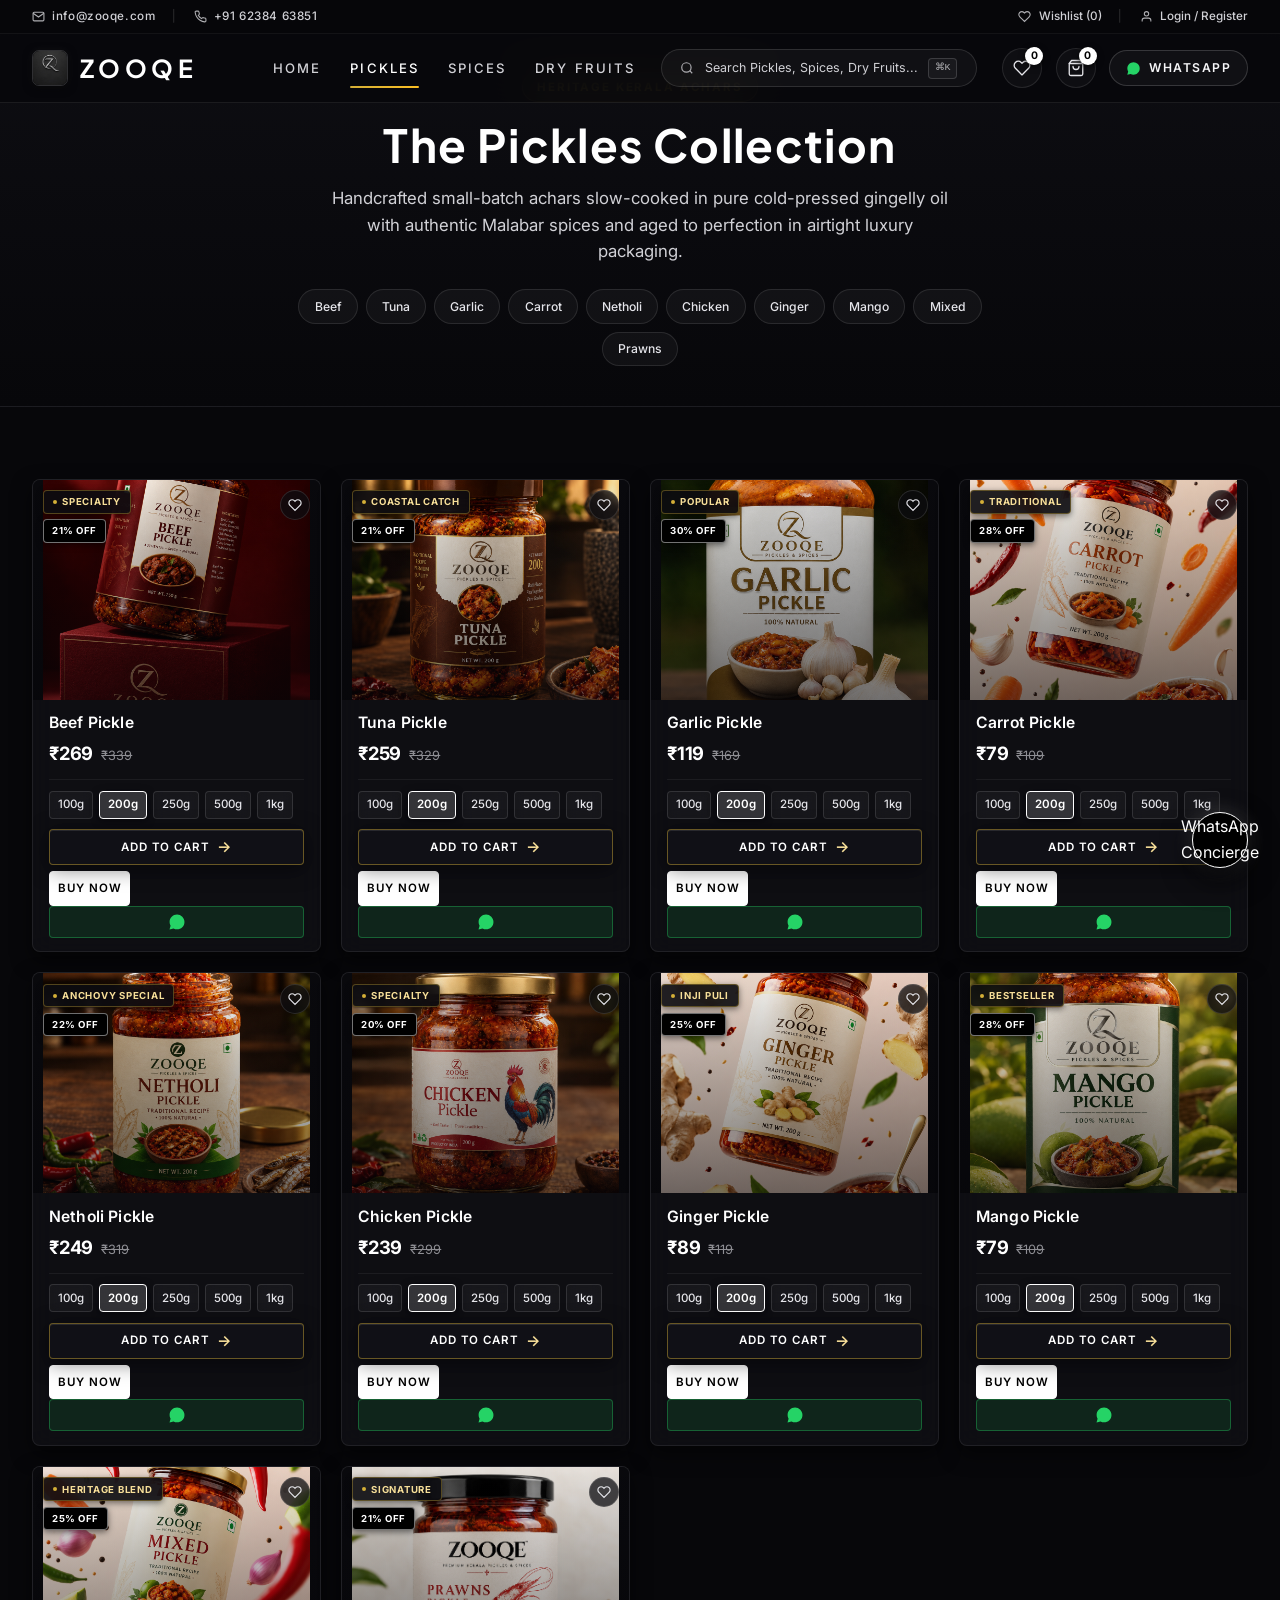
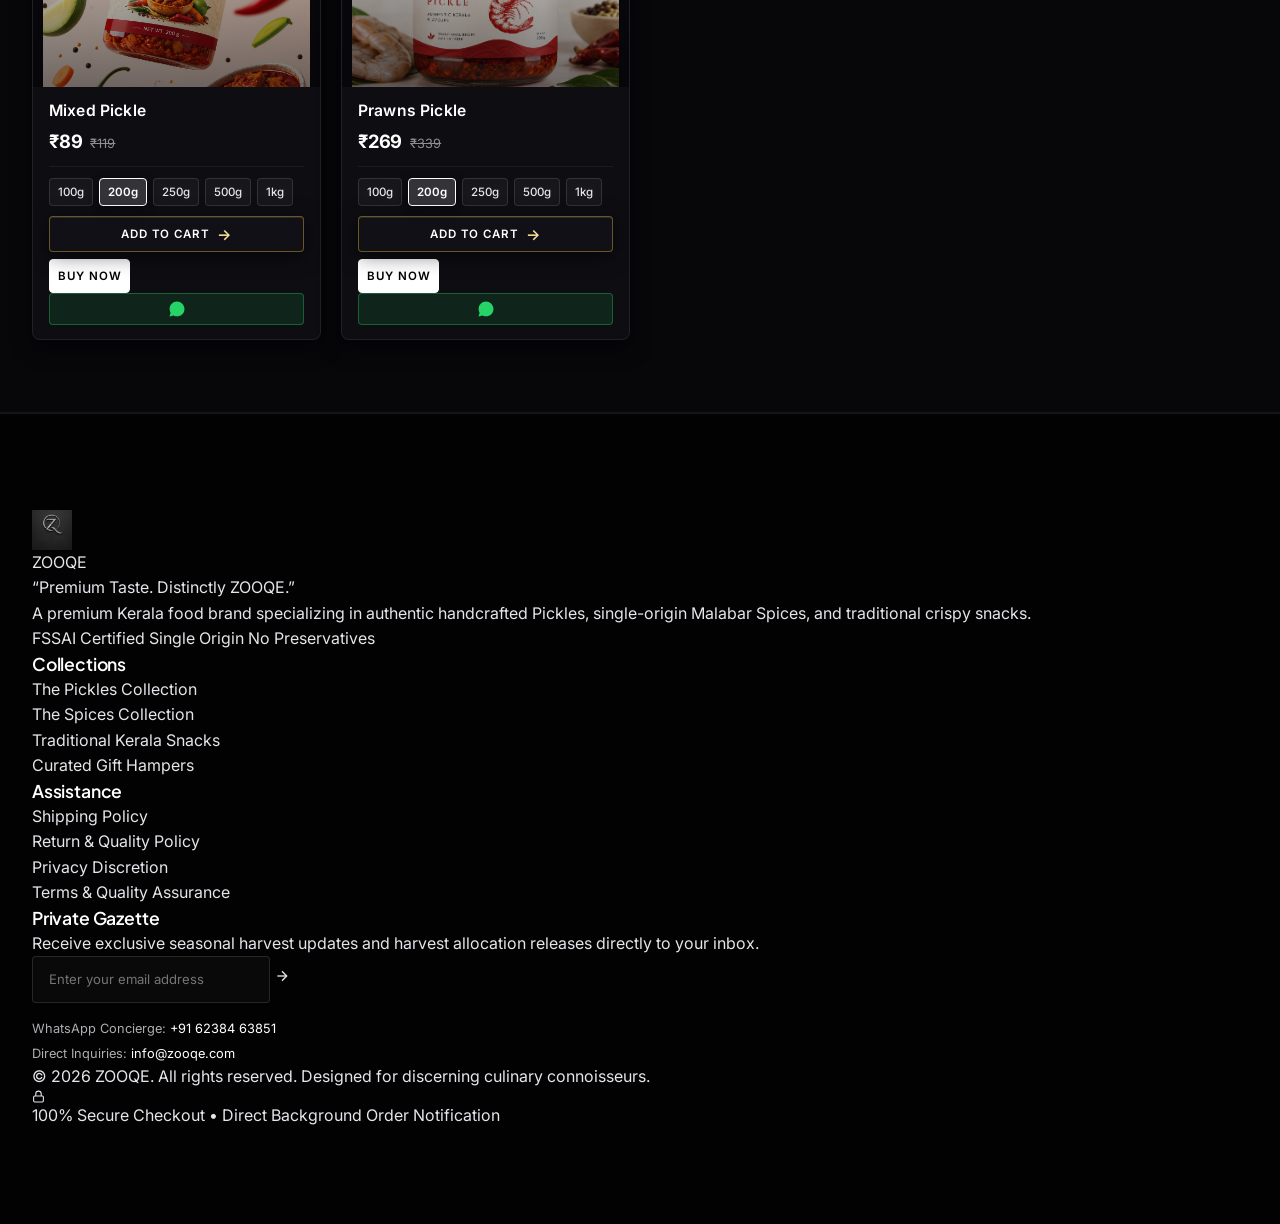
<file: pickles.html>
<!DOCTYPE html>
<html lang="en">
<head>
  <meta charset="UTF-8" />
  <meta name="viewport" content="width=device-width, initial-scale=1.0">
  <title>The Pickles Collection — Authentic Kerala Heritage Achars | ZOOQE</title>
  <meta name="description" content="Discover ZOOQE's authentic Kerala pickles: Beef, Chicken, Fish, Prawns, Mango, and Carrot. Handcrafted in cold-pressed gingelly oil with authentic Malabar spices." />
  <meta name="keywords" content="Kerala pickles, ZOOQE achar, Beef pickle, Chicken pickle, Fish pickle, Prawns pickle, Mango pickle, Carrot pickle, Kerala food" />
  <meta name="theme-color" content="#000000" />

  <!-- Open Graph / Social Media -->
  <meta property="og:title" content="The Pickles Collection — Authentic Kerala Achars | ZOOQE" />
  <meta property="og:description" content="Handcrafted Kerala pickles in airtight luxury packaging. Beef, Chicken, Fish, Prawns, Mango, and Carrot." />
  <meta property="og:type" content="website" />
  <meta property="og:image" content="assets/logo.png" />

  <!-- Favicon -->
  <link rel="icon" type="image/png" href="assets/logo.png" />
  <link rel="apple-touch-icon" href="assets/logo.png" />

  <!-- Preconnect to Google Fonts -->
  <link rel="preconnect" href="https://fonts.googleapis.com" />
  <link rel="preconnect" href="https://fonts.gstatic.com" crossorigin />

  <!-- Master Stylesheet -->
  <link rel="stylesheet" href="css/main.css?v=2.3" />
</head>
<body>

  <!-- Page Splash Loading Screen -->
  <div id="page-loader" class="page-loader">
    <div class="loader-logo-wrap">
      <img src="assets/logo.png" alt="ZOOQE Monogram" class="loader-logo-img" />
    </div>
    <div class="loader-brand-title">ZOOQE</div>
    <div class="loader-bar"></div>
  </div>
  <script>
    (function() {
      var dismissed = false;
      function dismissPreloader() {
        if (dismissed) return;
        dismissed = true;
        var loaders = document.querySelectorAll('#page-loader, #preloader, .page-loader, .loader');
        loaders.forEach(function(l) {
          if (!l) return;
          l.classList.add('loaded');
          l.style.opacity = '0';
          l.style.pointerEvents = 'none';
          setTimeout(function() {
            l.style.display = 'none';
          }, 400);
        });
      }

      if (document.readyState === 'complete' || document.readyState === 'interactive') {
        setTimeout(dismissPreloader, 200);
      } else {
        window.addEventListener('load', function() { setTimeout(dismissPreloader, 300); });
        document.addEventListener('DOMContentLoaded', function() { setTimeout(dismissPreloader, 500); });
      }

      // Safety fallback: strictly maximum 1.5s
      setTimeout(dismissPreloader, 1500);
    })();
  </script>

  <!-- Global Backdrop for Drawers -->
  <div id="drawer-backdrop" class="drawer-backdrop"></div>

  <!-- Sticky Luxury Navigation Header with Top Utility Bar -->
  <header id="site-header" class="site-header">
    <!-- Top Utility Bar -->
    <div class="top-utility-bar">
      <div class="top-utility-inner">
        <div class="topbar-left">
          <a href="mailto:info@zooqe.com" class="topbar-link">
            <svg viewBox="0 0 24 24" width="13" height="13" fill="none" stroke="currentColor" stroke-width="2">
              <path d="M4 4h16c1.1 0 2 .9 2 2v12c0 1.1-.9 2-2 2H4c-1.1 0-2-.9-2-2V6c0-1.1.9-2 2-2z"></path>
              <polyline points="22,6 12,13 2,6"></polyline>
            </svg>
            <span>info@zooqe.com</span>
          </a>
          <span class="topbar-sep">|</span>
          <a href="tel:+916238463851" class="topbar-link">
            <svg viewBox="0 0 24 24" width="13" height="13" fill="none" stroke="currentColor" stroke-width="2">
              <path d="M22 16.92v3a2 2 0 0 1-2.18 2 19.79 19.79 0 0 1-8.63-3.07 19.5 19.5 0 0 1-6-6 19.79 19.79 0 0 1-3.07-8.67A2 2 0 0 1 4.11 2h3a2 2 0 0 1 2 1.72 12.84 12.84 0 0 0 .7 2.81 2 2 0 0 1-.45 2.11L8.09 9.91a16 16 0 0 0 6 6l1.27-1.27a2 2 0 0 1 2.11-.45 12.84 12.84 0 0 0 2.81.7A2 2 0 0 1 22 16.92z"></path>
            </svg>
            <span>+91 62384 63851</span>
          </a>
        </div>

        <div class="topbar-right">
          <button type="button" id="topbar-wishlist-link" class="topbar-link topbar-btn">
            <svg viewBox="0 0 24 24" width="13" height="13" fill="none" stroke="currentColor" stroke-width="2">
              <path d="M20.84 4.61a5.5 5.5 0 0 0-7.78 0L12 5.67l-1.06-1.06a5.5 5.5 0 0 0-7.78 7.78l1.06 1.06L12 21.23l7.78-7.78 1.06-1.06a5.5 5.5 0 0 0 0-7.78z"></path>
            </svg>
            <span>Wishlist (<span id="topbar-wishlist-count">0</span>)</span>
          </button>
          <span class="topbar-sep">|</span>
          <button type="button" id="topbar-auth-btn" class="topbar-link topbar-btn topbar-auth-btn">
            <svg viewBox="0 0 24 24" width="13" height="13" fill="none" stroke="currentColor" stroke-width="2">
              <path d="M20 21v-2a4 4 0 0 0-4-4H8a4 4 0 0 0-4 4v2"></path>
              <circle cx="12" cy="7" r="4"></circle>
            </svg>
            <span>Login / Register</span>
          </button>
        </div>
      </div>
    </div>

    <!-- Main Navigation Bar -->
    <div class="navbar-inner">
      <!-- Left: Branding -->
      <a href="index.html" class="nav-brand" aria-label="ZOOQE Home">
        <img src="assets/images/brand/zooqe-emblem.jpg" alt="ZOOQE Emblem" class="nav-brand-emblem" width="36" height="36" />
        <span class="nav-brand-serif">ZOOQE</span>
      </a>

      <!-- Center-Right: Navigation Links, Search, Wishlist, Cart, WhatsApp -->
      <div class="nav-center-right">
        <!-- Desktop Navigation Links: Home, Pickles, Spices, Snacks -->
        <nav class="nav-links" aria-label="Main Navigation">
          <a href="index.html" class="nav-link">Home</a>
          <a href="pickles.html" class="nav-link active">Pickles</a>
          <a href="spices.html" class="nav-link">Spices</a>
          <a href="dry-fruits.html" class="nav-link">Dry Fruits</a>
        </nav>

        <!-- Integrated Pill-Shaped Search Bar -->
        <div class="nav-search-pill" id="nav-search-pill" role="button" tabindex="0" title="Search ZOOQE Products...">
          <svg viewBox="0 0 24 24" width="14" height="14" fill="none" stroke="currentColor" stroke-width="2">
            <circle cx="11" cy="11" r="8"></circle>
            <line x1="21" y1="21" x2="16.65" y2="16.65"></line>
          </svg>
          <span class="nav-search-text">Search Pickles, Spices, Dry Fruits...</span>
          <kbd class="nav-search-kbd">⌘K</kbd>
        </div>

        <!-- Right Action Icons -->
        <div class="nav-actions">
          <button id="nav-search-btn" class="nav-action-btn nav-search-icon-btn" aria-label="Search Catalog" title="Search">
            <svg viewBox="0 0 24 24" fill="none" stroke="currentColor" stroke-linecap="round" stroke-linejoin="round">
              <circle cx="11" cy="11" r="8"></circle>
              <line x1="21" y1="21" x2="16.65" y2="16.65"></line>
            </svg>
          </button>

          <button id="nav-wishlist-btn" class="nav-action-btn" aria-label="View Wishlist" title="Wishlist">
            <svg viewBox="0 0 24 24" fill="none" stroke="currentColor" stroke-linecap="round" stroke-linejoin="round">
              <path d="M20.84 4.61a5.5 5.5 0 0 0-7.78 0L12 5.67l-1.06-1.06a5.5 5.5 0 0 0-7.78 7.78l1.06 1.06L12 21.23l7.78-7.78 1.06-1.06a5.5 5.5 0 0 0 0-7.78z"></path>
            </svg>
            <span id="nav-wishlist-badge" class="nav-badge">0</span>
          </button>

          <button id="nav-cart-btn" class="nav-action-btn" aria-label="View Shopping Cart" title="Cart">
            <svg viewBox="0 0 24 24" fill="none" stroke="currentColor" stroke-linecap="round" stroke-linejoin="round">
              <path d="M6 2L3 6v14a2 2 0 0 0 2 2h14a2 2 0 0 0 2-2V6l-3-4z"></path>
              <line x1="3" y1="6" x2="21" y2="6"></line>
              <path d="M16 10a4 4 0 0 1-8 0"></path>
            </svg>
            <span id="nav-cart-badge" class="nav-badge">0</span>
          </button>

          <button id="nav-whatsapp-btn" class="nav-whatsapp-btn" title="Contact on WhatsApp">
            <svg viewBox="0 0 24 24" fill="currentColor">
              <path d="M12.04 2c-5.46 0-9.91 4.45-9.91 9.91 0 1.75.46 3.45 1.32 4.95L2.05 22l5.25-1.38c1.45.79 3.08 1.21 4.74 1.21 5.46 0 9.91-4.45 9.91-9.91 0-2.65-1.03-5.14-2.9-7.01A9.816 9.816 0 0 0 12.04 2z"></path>
            </svg>
            <span>WHATSAPP</span>
          </button>

          <button id="nav-hamburger" class="nav-hamburger" aria-label="Open Mobile Menu">
            <span></span>
            <span></span>
            <span></span>
          </button>
        </div>
      </div>
    </div>
  </header>

  <!-- Mobile Slide Drawer -->
  <aside id="mobile-drawer" class="mobile-drawer" aria-label="Mobile Navigation">
    <div class="mobile-drawer-header">
      <a href="index.html" class="nav-brand" aria-label="ZOOQE Home">
        <img src="assets/images/brand/zooqe-emblem.jpg" alt="ZOOQE Emblem" class="nav-brand-emblem" width="34" height="34" />
        <span class="nav-brand-serif">ZOOQE</span>
      </a>
      <button id="mobile-drawer-close" class="nav-action-btn" aria-label="Close Menu">✕</button>
    </div>

    <nav class="mobile-drawer-links">
      <a href="index.html" class="mobile-drawer-link">Home <span>→</span></a>
      <a href="pickles.html" class="mobile-drawer-link active">Pickles <span>→</span></a>
      <a href="spices.html" class="mobile-drawer-link">Spices <span>→</span></a>
      <a href="snacks.html" class="mobile-drawer-link">Snacks <span>→</span></a>
      <button type="button" id="mobile-wishlist-btn" class="mobile-drawer-link">Wishlist <span>→</span></button>
      <button type="button" id="mobile-cart-btn" class="mobile-drawer-link">
        Cart <span id="mobile-cart-badge" style="font-size:0.85rem; color:#ffffff;">0</span>
      </button>
      <button type="button" id="mobile-search-btn" class="mobile-drawer-link">Search <span>→</span></button>
    </nav>

    <div class="mobile-drawer-footer">
      <button id="mobile-whatsapp-btn" class="btn-luxury-primary" style="width: 100%; justify-content: center;">
        <svg viewBox="0 0 24 24" width="18" height="18" fill="currentColor">
          <path d="M12.04 2c-5.46 0-9.91 4.45-9.91 9.91 0 1.75.46 3.45 1.32 4.95L2.05 22l5.25-1.38c1.45.79 3.08 1.21 4.74 1.21 5.46 0 9.91-4.45 9.91-9.91 0-2.65-1.03-5.14-2.9-7.01A9.816 9.816 0 0 0 12.04 2z"></path>
        </svg>
        WHATSAPP ENQUIRY
      </button>
    </div>
  </aside>

  <!-- Main Content Wrapper -->
  <main class="site-main">

    <!-- Category Banner Header (Clean, Minimal, Modern) -->
    <section class="category-page-hero">
      <div class="category-hero-inner">
        <div class="category-hero-eyebrow">HERITAGE KERALA ACHARS</div>
        <h1 class="category-hero-title">The Pickles Collection</h1>
        <p class="category-hero-desc">
          Handcrafted small-batch achars slow-cooked in pure cold-pressed gingelly oil with authentic Malabar spices and aged to perfection in airtight luxury packaging.
        </p>
                <div class="category-quick-filters">
          <a href="#beef-pickle" class="category-filter-pill">Beef</a>
          <a href="#tuna-pickle" class="category-filter-pill">Tuna</a>
          <a href="#garlic-pickle" class="category-filter-pill">Garlic</a>
          <a href="#carrot-pickle" class="category-filter-pill">Carrot</a>
          <a href="#netholi-pickle" class="category-filter-pill">Netholi</a>
          <a href="#chicken-pickle" class="category-filter-pill">Chicken</a>
          <a href="#ginger-pickle" class="category-filter-pill">Ginger</a>
          <a href="#mango-pickle" class="category-filter-pill">Mango</a>
          <a href="#mixed-pickle" class="category-filter-pill">Mixed</a>
          <a href="#prawns-pickle" class="category-filter-pill">Prawns</a>
        </div>
      </div>
    </section>

    <!-- Pickles Grid Section (Strictly displays Beef, Chicken, Fish, Prawns, Mango, Carrot) -->
    <section class="pickles-collection-section" style="border-top: none;">
      <div class="section-container">

        <div class="pickles-grid">

          <!-- 1. Beef Pickle -->
          <div class="pickle-card" id="beef-pickle" data-product-id="beef-pickle">
            <div class="pickle-card-media-wrap">
              <div class="pickle-image-aspect">
                <img src="images/beef-pickle.png" alt="ZOOQE Authentic Kerala Beef Pickle" class="pickle-card-img" loading="lazy" />
                <div class="pickle-card-overlay"></div>
              </div>
              <div class="pickle-card-badges">
                <div class="pickle-card-badge">SPECIALTY</div>
                <span class="pickle-save-pill">21% OFF</span>
              </div>
              <button type="button" class="pickle-card-wishlist-btn" aria-label="Add to Wishlist" title="Add to Wishlist">
                <svg viewBox="0 0 24 24" fill="none" stroke="currentColor" stroke-width="2">
                  <path d="M20.84 4.61a5.5 5.5 0 0 0-7.78 0L12 5.67l-1.06-1.06a5.5 5.5 0 0 0-7.78 7.78l1.06 1.06L12 21.23l7.78-7.78 1.06-1.06a5.5 5.5 0 0 0 0-7.78z"></path>
                </svg>
              </button>
            </div>
            <div class="pickle-card-content">
              <div class="pickle-card-top-info">
                <h3 class="pickle-card-title">Beef Pickle</h3>
                <div class="pickle-card-pricing-row">
                  <div class="pickle-price-cluster">
                    <span class="pickle-current-price">₹269</span>
                    <span class="pickle-mrp-price">₹339</span>
                  </div>
                </div>
              </div>
              <div class="pickle-card-bottom-block">
                <div class="pickle-weight-selector-wrap">
                  <div class="pickle-weight-pills">
                    <button type="button" class="pickle-weight-btn" data-size="100g" data-price="135" data-mrp="170">100g</button>
                    <button type="button" class="pickle-weight-btn active" data-size="200g" data-price="269" data-mrp="339">200g</button>
                    <button type="button" class="pickle-weight-btn" data-size="250g" data-price="336" data-mrp="424">250g</button>
                    <button type="button" class="pickle-weight-btn" data-size="500g" data-price="673" data-mrp="848">500g</button>
                    <button type="button" class="pickle-weight-btn" data-size="1kg" data-price="1345" data-mrp="1695">1kg</button>
                  </div>
                </div>
                <div class="pickle-card-cta-wrap">
                  <div class="card-cta-actions-row">
                    <button type="button" class="btn-archive-cta pickle-card-add-btn" data-product-id="beef-pickle">
                      <span class="btn-archive-text">ADD TO CART</span>
                      <span class="btn-archive-arrow">→</span>
                      <span class="btn-archive-underline"></span>
                    </button>
                    <div class="card-secondary-row">
                      <button type="button" class="btn-card-buy-now card-buy-btn pickle-card-buy-btn" data-product-id="beef-pickle">
                      <span>BUY NOW</span>
                    </button>
                      <button type="button" class="card-wa-btn pickle-card-wa-btn" title="Order on WhatsApp" aria-label="Order Beef Pickle on WhatsApp">
                      <svg viewBox="0 0 24 24" fill="currentColor">
                        <path d="M12.04 2c-5.46 0-9.91 4.45-9.91 9.91 0 1.75.46 3.45 1.32 4.95L2.05 22l5.25-1.38c1.45.79 3.08 1.21 4.74 1.21 5.46 0 9.91-4.45 9.91-9.91 0-2.65-1.03-5.14-2.9-7.01A9.816 9.816 0 0 0 12.04 2z"></path>
                      </svg>
                    </button>
                    </div>
                  </div>
                </div>
              </div>
            </div>
          </div>

          <!-- 2. Tuna Pickle -->
          <div class="pickle-card" id="tuna-pickle" data-product-id="tuna-pickle">
            <div class="pickle-card-media-wrap">
              <div class="pickle-image-aspect">
                <img src="images/tuna-pickle.png" alt="ZOOQE Authentic Kerala Tuna Pickle" class="pickle-card-img" loading="lazy" />
                <div class="pickle-card-overlay"></div>
              </div>
              <div class="pickle-card-badges">
                <div class="pickle-card-badge">COASTAL CATCH</div>
                <span class="pickle-save-pill">21% OFF</span>
              </div>
              <button type="button" class="pickle-card-wishlist-btn" aria-label="Add to Wishlist" title="Add to Wishlist">
                <svg viewBox="0 0 24 24" fill="none" stroke="currentColor" stroke-width="2">
                  <path d="M20.84 4.61a5.5 5.5 0 0 0-7.78 0L12 5.67l-1.06-1.06a5.5 5.5 0 0 0-7.78 7.78l1.06 1.06L12 21.23l7.78-7.78 1.06-1.06a5.5 5.5 0 0 0 0-7.78z"></path>
                </svg>
              </button>
            </div>
            <div class="pickle-card-content">
              <div class="pickle-card-top-info">
                <h3 class="pickle-card-title">Tuna Pickle</h3>
                <div class="pickle-card-pricing-row">
                  <div class="pickle-price-cluster">
                    <span class="pickle-current-price">₹259</span>
                    <span class="pickle-mrp-price">₹329</span>
                  </div>
                </div>
              </div>
              <div class="pickle-card-bottom-block">
                <div class="pickle-weight-selector-wrap">
                  <div class="pickle-weight-pills">
                    <button type="button" class="pickle-weight-btn" data-size="100g" data-price="130" data-mrp="165">100g</button>
                    <button type="button" class="pickle-weight-btn active" data-size="200g" data-price="259" data-mrp="329">200g</button>
                    <button type="button" class="pickle-weight-btn" data-size="250g" data-price="324" data-mrp="411">250g</button>
                    <button type="button" class="pickle-weight-btn" data-size="500g" data-price="648" data-mrp="823">500g</button>
                    <button type="button" class="pickle-weight-btn" data-size="1kg" data-price="1295" data-mrp="1645">1kg</button>
                  </div>
                </div>
                <div class="pickle-card-cta-wrap">
                  <div class="card-cta-actions-row">
                    <button type="button" class="btn-archive-cta pickle-card-add-btn" data-product-id="tuna-pickle">
                      <span class="btn-archive-text">ADD TO CART</span>
                      <span class="btn-archive-arrow">→</span>
                      <span class="btn-archive-underline"></span>
                    </button>
                    <div class="card-secondary-row">
                      <button type="button" class="btn-card-buy-now card-buy-btn pickle-card-buy-btn" data-product-id="tuna-pickle">
                      <span>BUY NOW</span>
                    </button>
                      <button type="button" class="card-wa-btn pickle-card-wa-btn" title="Order on WhatsApp" aria-label="Order Tuna Pickle on WhatsApp">
                      <svg viewBox="0 0 24 24" fill="currentColor">
                        <path d="M12.04 2c-5.46 0-9.91 4.45-9.91 9.91 0 1.75.46 3.45 1.32 4.95L2.05 22l5.25-1.38c1.45.79 3.08 1.21 4.74 1.21 5.46 0 9.91-4.45 9.91-9.91 0-2.65-1.03-5.14-2.9-7.01A9.816 9.816 0 0 0 12.04 2z"></path>
                      </svg>
                    </button>
                    </div>
                  </div>
                </div>
              </div>
            </div>
          </div>

          <!-- 3. Garlic Pickle -->
          <div class="pickle-card" id="garlic-pickle" data-product-id="garlic-pickle">
            <div class="pickle-card-media-wrap">
              <div class="pickle-image-aspect">
                <img src="images/garlic-pickle.png" alt="ZOOQE Authentic Kerala Garlic Pickle" class="pickle-card-img" loading="lazy" />
                <div class="pickle-card-overlay"></div>
              </div>
              <div class="pickle-card-badges">
                <div class="pickle-card-badge">POPULAR</div>
                <span class="pickle-save-pill">30% OFF</span>
              </div>
              <button type="button" class="pickle-card-wishlist-btn" aria-label="Add to Wishlist" title="Add to Wishlist">
                <svg viewBox="0 0 24 24" fill="none" stroke="currentColor" stroke-width="2">
                  <path d="M20.84 4.61a5.5 5.5 0 0 0-7.78 0L12 5.67l-1.06-1.06a5.5 5.5 0 0 0-7.78 7.78l1.06 1.06L12 21.23l7.78-7.78 1.06-1.06a5.5 5.5 0 0 0 0-7.78z"></path>
                </svg>
              </button>
            </div>
            <div class="pickle-card-content">
              <div class="pickle-card-top-info">
                <h3 class="pickle-card-title">Garlic Pickle</h3>
                <div class="pickle-card-pricing-row">
                  <div class="pickle-price-cluster">
                    <span class="pickle-current-price">₹119</span>
                    <span class="pickle-mrp-price">₹169</span>
                  </div>
                </div>
              </div>
              <div class="pickle-card-bottom-block">
                <div class="pickle-weight-selector-wrap">
                  <div class="pickle-weight-pills">
                    <button type="button" class="pickle-weight-btn" data-size="100g" data-price="60" data-mrp="85">100g</button>
                    <button type="button" class="pickle-weight-btn active" data-size="200g" data-price="119" data-mrp="169">200g</button>
                    <button type="button" class="pickle-weight-btn" data-size="250g" data-price="149" data-mrp="211">250g</button>
                    <button type="button" class="pickle-weight-btn" data-size="500g" data-price="298" data-mrp="423">500g</button>
                    <button type="button" class="pickle-weight-btn" data-size="1kg" data-price="595" data-mrp="845">1kg</button>
                  </div>
                </div>
                <div class="pickle-card-cta-wrap">
                  <div class="card-cta-actions-row">
                    <button type="button" class="btn-archive-cta pickle-card-add-btn" data-product-id="garlic-pickle">
                      <span class="btn-archive-text">ADD TO CART</span>
                      <span class="btn-archive-arrow">→</span>
                      <span class="btn-archive-underline"></span>
                    </button>
                    <div class="card-secondary-row">
                      <button type="button" class="btn-card-buy-now card-buy-btn pickle-card-buy-btn" data-product-id="garlic-pickle">
                      <span>BUY NOW</span>
                    </button>
                      <button type="button" class="card-wa-btn pickle-card-wa-btn" title="Order on WhatsApp" aria-label="Order Garlic Pickle on WhatsApp">
                      <svg viewBox="0 0 24 24" fill="currentColor">
                        <path d="M12.04 2c-5.46 0-9.91 4.45-9.91 9.91 0 1.75.46 3.45 1.32 4.95L2.05 22l5.25-1.38c1.45.79 3.08 1.21 4.74 1.21 5.46 0 9.91-4.45 9.91-9.91 0-2.65-1.03-5.14-2.9-7.01A9.816 9.816 0 0 0 12.04 2z"></path>
                      </svg>
                    </button>
                    </div>
                  </div>
                </div>
              </div>
            </div>
          </div>

          <!-- 4. Carrot Pickle -->
          <div class="pickle-card" id="carrot-pickle" data-product-id="carrot-pickle">
            <div class="pickle-card-media-wrap">
              <div class="pickle-image-aspect">
                <img src="images/carrot-pickle.png" alt="ZOOQE Authentic Kerala Carrot Pickle" class="pickle-card-img" loading="lazy" />
                <div class="pickle-card-overlay"></div>
              </div>
              <div class="pickle-card-badges">
                <div class="pickle-card-badge">TRADITIONAL</div>
                <span class="pickle-save-pill">28% OFF</span>
              </div>
              <button type="button" class="pickle-card-wishlist-btn" aria-label="Add to Wishlist" title="Add to Wishlist">
                <svg viewBox="0 0 24 24" fill="none" stroke="currentColor" stroke-width="2">
                  <path d="M20.84 4.61a5.5 5.5 0 0 0-7.78 0L12 5.67l-1.06-1.06a5.5 5.5 0 0 0-7.78 7.78l1.06 1.06L12 21.23l7.78-7.78 1.06-1.06a5.5 5.5 0 0 0 0-7.78z"></path>
                </svg>
              </button>
            </div>
            <div class="pickle-card-content">
              <div class="pickle-card-top-info">
                <h3 class="pickle-card-title">Carrot Pickle</h3>
                <div class="pickle-card-pricing-row">
                  <div class="pickle-price-cluster">
                    <span class="pickle-current-price">₹79</span>
                    <span class="pickle-mrp-price">₹109</span>
                  </div>
                </div>
              </div>
              <div class="pickle-card-bottom-block">
                <div class="pickle-weight-selector-wrap">
                  <div class="pickle-weight-pills">
                    <button type="button" class="pickle-weight-btn" data-size="100g" data-price="40" data-mrp="55">100g</button>
                    <button type="button" class="pickle-weight-btn active" data-size="200g" data-price="79" data-mrp="109">200g</button>
                    <button type="button" class="pickle-weight-btn" data-size="250g" data-price="99" data-mrp="136">250g</button>
                    <button type="button" class="pickle-weight-btn" data-size="500g" data-price="198" data-mrp="273">500g</button>
                    <button type="button" class="pickle-weight-btn" data-size="1kg" data-price="395" data-mrp="545">1kg</button>
                  </div>
                </div>
                <div class="pickle-card-cta-wrap">
                  <div class="card-cta-actions-row">
                    <button type="button" class="btn-archive-cta pickle-card-add-btn" data-product-id="carrot-pickle">
                      <span class="btn-archive-text">ADD TO CART</span>
                      <span class="btn-archive-arrow">→</span>
                      <span class="btn-archive-underline"></span>
                    </button>
                    <div class="card-secondary-row">
                      <button type="button" class="btn-card-buy-now card-buy-btn pickle-card-buy-btn" data-product-id="carrot-pickle">
                      <span>BUY NOW</span>
                    </button>
                      <button type="button" class="card-wa-btn pickle-card-wa-btn" title="Order on WhatsApp" aria-label="Order Carrot Pickle on WhatsApp">
                      <svg viewBox="0 0 24 24" fill="currentColor">
                        <path d="M12.04 2c-5.46 0-9.91 4.45-9.91 9.91 0 1.75.46 3.45 1.32 4.95L2.05 22l5.25-1.38c1.45.79 3.08 1.21 4.74 1.21 5.46 0 9.91-4.45 9.91-9.91 0-2.65-1.03-5.14-2.9-7.01A9.816 9.816 0 0 0 12.04 2z"></path>
                      </svg>
                    </button>
                    </div>
                  </div>
                </div>
              </div>
            </div>
          </div>

          <!-- 5. Netholi Pickle -->
          <div class="pickle-card" id="netholi-pickle" data-product-id="netholi-pickle">
            <div class="pickle-card-media-wrap">
              <div class="pickle-image-aspect">
                <img src="images/netholi-pickle.png" alt="ZOOQE Authentic Kerala Netholi Pickle" class="pickle-card-img" loading="lazy" />
                <div class="pickle-card-overlay"></div>
              </div>
              <div class="pickle-card-badges">
                <div class="pickle-card-badge">ANCHOVY SPECIAL</div>
                <span class="pickle-save-pill">22% OFF</span>
              </div>
              <button type="button" class="pickle-card-wishlist-btn" aria-label="Add to Wishlist" title="Add to Wishlist">
                <svg viewBox="0 0 24 24" fill="none" stroke="currentColor" stroke-width="2">
                  <path d="M20.84 4.61a5.5 5.5 0 0 0-7.78 0L12 5.67l-1.06-1.06a5.5 5.5 0 0 0-7.78 7.78l1.06 1.06L12 21.23l7.78-7.78 1.06-1.06a5.5 5.5 0 0 0 0-7.78z"></path>
                </svg>
              </button>
            </div>
            <div class="pickle-card-content">
              <div class="pickle-card-top-info">
                <h3 class="pickle-card-title">Netholi Pickle</h3>
                <div class="pickle-card-pricing-row">
                  <div class="pickle-price-cluster">
                    <span class="pickle-current-price">₹249</span>
                    <span class="pickle-mrp-price">₹319</span>
                  </div>
                </div>
              </div>
              <div class="pickle-card-bottom-block">
                <div class="pickle-weight-selector-wrap">
                  <div class="pickle-weight-pills">
                    <button type="button" class="pickle-weight-btn" data-size="100g" data-price="125" data-mrp="160">100g</button>
                    <button type="button" class="pickle-weight-btn active" data-size="200g" data-price="249" data-mrp="319">200g</button>
                    <button type="button" class="pickle-weight-btn" data-size="250g" data-price="311" data-mrp="399">250g</button>
                    <button type="button" class="pickle-weight-btn" data-size="500g" data-price="623" data-mrp="798">500g</button>
                    <button type="button" class="pickle-weight-btn" data-size="1kg" data-price="1245" data-mrp="1595">1kg</button>
                  </div>
                </div>
                <div class="pickle-card-cta-wrap">
                  <div class="card-cta-actions-row">
                    <button type="button" class="btn-archive-cta pickle-card-add-btn" data-product-id="netholi-pickle">
                      <span class="btn-archive-text">ADD TO CART</span>
                      <span class="btn-archive-arrow">→</span>
                      <span class="btn-archive-underline"></span>
                    </button>
                    <div class="card-secondary-row">
                      <button type="button" class="btn-card-buy-now card-buy-btn pickle-card-buy-btn" data-product-id="netholi-pickle">
                      <span>BUY NOW</span>
                    </button>
                      <button type="button" class="card-wa-btn pickle-card-wa-btn" title="Order on WhatsApp" aria-label="Order Netholi Pickle on WhatsApp">
                      <svg viewBox="0 0 24 24" fill="currentColor">
                        <path d="M12.04 2c-5.46 0-9.91 4.45-9.91 9.91 0 1.75.46 3.45 1.32 4.95L2.05 22l5.25-1.38c1.45.79 3.08 1.21 4.74 1.21 5.46 0 9.91-4.45 9.91-9.91 0-2.65-1.03-5.14-2.9-7.01A9.816 9.816 0 0 0 12.04 2z"></path>
                      </svg>
                    </button>
                    </div>
                  </div>
                </div>
              </div>
            </div>
          </div>

          <!-- 6. Chicken Pickle -->
          <div class="pickle-card" id="chicken-pickle" data-product-id="chicken-pickle">
            <div class="pickle-card-media-wrap">
              <div class="pickle-image-aspect">
                <img src="images/chicken-pickle.png" alt="ZOOQE Authentic Kerala Chicken Pickle" class="pickle-card-img" loading="lazy" />
                <div class="pickle-card-overlay"></div>
              </div>
              <div class="pickle-card-badges">
                <div class="pickle-card-badge">SPECIALTY</div>
                <span class="pickle-save-pill">20% OFF</span>
              </div>
              <button type="button" class="pickle-card-wishlist-btn" aria-label="Add to Wishlist" title="Add to Wishlist">
                <svg viewBox="0 0 24 24" fill="none" stroke="currentColor" stroke-width="2">
                  <path d="M20.84 4.61a5.5 5.5 0 0 0-7.78 0L12 5.67l-1.06-1.06a5.5 5.5 0 0 0-7.78 7.78l1.06 1.06L12 21.23l7.78-7.78 1.06-1.06a5.5 5.5 0 0 0 0-7.78z"></path>
                </svg>
              </button>
            </div>
            <div class="pickle-card-content">
              <div class="pickle-card-top-info">
                <h3 class="pickle-card-title">Chicken Pickle</h3>
                <div class="pickle-card-pricing-row">
                  <div class="pickle-price-cluster">
                    <span class="pickle-current-price">₹239</span>
                    <span class="pickle-mrp-price">₹299</span>
                  </div>
                </div>
              </div>
              <div class="pickle-card-bottom-block">
                <div class="pickle-weight-selector-wrap">
                  <div class="pickle-weight-pills">
                    <button type="button" class="pickle-weight-btn" data-size="100g" data-price="120" data-mrp="150">100g</button>
                    <button type="button" class="pickle-weight-btn active" data-size="200g" data-price="239" data-mrp="299">200g</button>
                    <button type="button" class="pickle-weight-btn" data-size="250g" data-price="299" data-mrp="374">250g</button>
                    <button type="button" class="pickle-weight-btn" data-size="500g" data-price="598" data-mrp="748">500g</button>
                    <button type="button" class="pickle-weight-btn" data-size="1kg" data-price="1195" data-mrp="1495">1kg</button>
                  </div>
                </div>
                <div class="pickle-card-cta-wrap">
                  <div class="card-cta-actions-row">
                    <button type="button" class="btn-archive-cta pickle-card-add-btn" data-product-id="chicken-pickle">
                      <span class="btn-archive-text">ADD TO CART</span>
                      <span class="btn-archive-arrow">→</span>
                      <span class="btn-archive-underline"></span>
                    </button>
                    <div class="card-secondary-row">
                      <button type="button" class="btn-card-buy-now card-buy-btn pickle-card-buy-btn" data-product-id="chicken-pickle">
                      <span>BUY NOW</span>
                    </button>
                      <button type="button" class="card-wa-btn pickle-card-wa-btn" title="Order on WhatsApp" aria-label="Order Chicken Pickle on WhatsApp">
                      <svg viewBox="0 0 24 24" fill="currentColor">
                        <path d="M12.04 2c-5.46 0-9.91 4.45-9.91 9.91 0 1.75.46 3.45 1.32 4.95L2.05 22l5.25-1.38c1.45.79 3.08 1.21 4.74 1.21 5.46 0 9.91-4.45 9.91-9.91 0-2.65-1.03-5.14-2.9-7.01A9.816 9.816 0 0 0 12.04 2z"></path>
                      </svg>
                    </button>
                    </div>
                  </div>
                </div>
              </div>
            </div>
          </div>

          <!-- 7. Ginger Pickle -->
          <div class="pickle-card" id="ginger-pickle" data-product-id="ginger-pickle">
            <div class="pickle-card-media-wrap">
              <div class="pickle-image-aspect">
                <img src="images/ginger-pickle.png" alt="ZOOQE Authentic Kerala Ginger Pickle" class="pickle-card-img" loading="lazy" />
                <div class="pickle-card-overlay"></div>
              </div>
              <div class="pickle-card-badges">
                <div class="pickle-card-badge">INJI PULI</div>
                <span class="pickle-save-pill">25% OFF</span>
              </div>
              <button type="button" class="pickle-card-wishlist-btn" aria-label="Add to Wishlist" title="Add to Wishlist">
                <svg viewBox="0 0 24 24" fill="none" stroke="currentColor" stroke-width="2">
                  <path d="M20.84 4.61a5.5 5.5 0 0 0-7.78 0L12 5.67l-1.06-1.06a5.5 5.5 0 0 0-7.78 7.78l1.06 1.06L12 21.23l7.78-7.78 1.06-1.06a5.5 5.5 0 0 0 0-7.78z"></path>
                </svg>
              </button>
            </div>
            <div class="pickle-card-content">
              <div class="pickle-card-top-info">
                <h3 class="pickle-card-title">Ginger Pickle</h3>
                <div class="pickle-card-pricing-row">
                  <div class="pickle-price-cluster">
                    <span class="pickle-current-price">₹89</span>
                    <span class="pickle-mrp-price">₹119</span>
                  </div>
                </div>
              </div>
              <div class="pickle-card-bottom-block">
                <div class="pickle-weight-selector-wrap">
                  <div class="pickle-weight-pills">
                    <button type="button" class="pickle-weight-btn" data-size="100g" data-price="45" data-mrp="60">100g</button>
                    <button type="button" class="pickle-weight-btn active" data-size="200g" data-price="89" data-mrp="119">200g</button>
                    <button type="button" class="pickle-weight-btn" data-size="250g" data-price="111" data-mrp="149">250g</button>
                    <button type="button" class="pickle-weight-btn" data-size="500g" data-price="223" data-mrp="298">500g</button>
                    <button type="button" class="pickle-weight-btn" data-size="1kg" data-price="445" data-mrp="595">1kg</button>
                  </div>
                </div>
                <div class="pickle-card-cta-wrap">
                  <div class="card-cta-actions-row">
                    <button type="button" class="btn-archive-cta pickle-card-add-btn" data-product-id="ginger-pickle">
                      <span class="btn-archive-text">ADD TO CART</span>
                      <span class="btn-archive-arrow">→</span>
                      <span class="btn-archive-underline"></span>
                    </button>
                    <div class="card-secondary-row">
                      <button type="button" class="btn-card-buy-now card-buy-btn pickle-card-buy-btn" data-product-id="ginger-pickle">
                      <span>BUY NOW</span>
                    </button>
                      <button type="button" class="card-wa-btn pickle-card-wa-btn" title="Order on WhatsApp" aria-label="Order Ginger Pickle on WhatsApp">
                      <svg viewBox="0 0 24 24" fill="currentColor">
                        <path d="M12.04 2c-5.46 0-9.91 4.45-9.91 9.91 0 1.75.46 3.45 1.32 4.95L2.05 22l5.25-1.38c1.45.79 3.08 1.21 4.74 1.21 5.46 0 9.91-4.45 9.91-9.91 0-2.65-1.03-5.14-2.9-7.01A9.816 9.816 0 0 0 12.04 2z"></path>
                      </svg>
                    </button>
                    </div>
                  </div>
                </div>
              </div>
            </div>
          </div>

          <!-- 8. Mango Pickle -->
          <div class="pickle-card" id="mango-pickle" data-product-id="mango-pickle">
            <div class="pickle-card-media-wrap">
              <div class="pickle-image-aspect">
                <img src="images/mango-pickle.png" alt="ZOOQE Authentic Kerala Mango Pickle" class="pickle-card-img" loading="lazy" />
                <div class="pickle-card-overlay"></div>
              </div>
              <div class="pickle-card-badges">
                <div class="pickle-card-badge">BESTSELLER</div>
                <span class="pickle-save-pill">28% OFF</span>
              </div>
              <button type="button" class="pickle-card-wishlist-btn" aria-label="Add to Wishlist" title="Add to Wishlist">
                <svg viewBox="0 0 24 24" fill="none" stroke="currentColor" stroke-width="2">
                  <path d="M20.84 4.61a5.5 5.5 0 0 0-7.78 0L12 5.67l-1.06-1.06a5.5 5.5 0 0 0-7.78 7.78l1.06 1.06L12 21.23l7.78-7.78 1.06-1.06a5.5 5.5 0 0 0 0-7.78z"></path>
                </svg>
              </button>
            </div>
            <div class="pickle-card-content">
              <div class="pickle-card-top-info">
                <h3 class="pickle-card-title">Mango Pickle</h3>
                <div class="pickle-card-pricing-row">
                  <div class="pickle-price-cluster">
                    <span class="pickle-current-price">₹79</span>
                    <span class="pickle-mrp-price">₹109</span>
                  </div>
                </div>
              </div>
              <div class="pickle-card-bottom-block">
                <div class="pickle-weight-selector-wrap">
                  <div class="pickle-weight-pills">
                    <button type="button" class="pickle-weight-btn" data-size="100g" data-price="40" data-mrp="55">100g</button>
                    <button type="button" class="pickle-weight-btn active" data-size="200g" data-price="79" data-mrp="109">200g</button>
                    <button type="button" class="pickle-weight-btn" data-size="250g" data-price="99" data-mrp="136">250g</button>
                    <button type="button" class="pickle-weight-btn" data-size="500g" data-price="198" data-mrp="273">500g</button>
                    <button type="button" class="pickle-weight-btn" data-size="1kg" data-price="395" data-mrp="545">1kg</button>
                  </div>
                </div>
                <div class="pickle-card-cta-wrap">
                  <div class="card-cta-actions-row">
                    <button type="button" class="btn-archive-cta pickle-card-add-btn" data-product-id="mango-pickle">
                      <span class="btn-archive-text">ADD TO CART</span>
                      <span class="btn-archive-arrow">→</span>
                      <span class="btn-archive-underline"></span>
                    </button>
                    <div class="card-secondary-row">
                      <button type="button" class="btn-card-buy-now card-buy-btn pickle-card-buy-btn" data-product-id="mango-pickle">
                      <span>BUY NOW</span>
                    </button>
                      <button type="button" class="card-wa-btn pickle-card-wa-btn" title="Order on WhatsApp" aria-label="Order Mango Pickle on WhatsApp">
                      <svg viewBox="0 0 24 24" fill="currentColor">
                        <path d="M12.04 2c-5.46 0-9.91 4.45-9.91 9.91 0 1.75.46 3.45 1.32 4.95L2.05 22l5.25-1.38c1.45.79 3.08 1.21 4.74 1.21 5.46 0 9.91-4.45 9.91-9.91 0-2.65-1.03-5.14-2.9-7.01A9.816 9.816 0 0 0 12.04 2z"></path>
                      </svg>
                    </button>
                    </div>
                  </div>
                </div>
              </div>
            </div>
          </div>

          <!-- 9. Mixed Pickle -->
          <div class="pickle-card" id="mixed-pickle" data-product-id="mixed-pickle">
            <div class="pickle-card-media-wrap">
              <div class="pickle-image-aspect">
                <img src="images/mixed-pickle.png" alt="ZOOQE Authentic Kerala Mixed Pickle" class="pickle-card-img" loading="lazy" />
                <div class="pickle-card-overlay"></div>
              </div>
              <div class="pickle-card-badges">
                <div class="pickle-card-badge">HERITAGE BLEND</div>
                <span class="pickle-save-pill">25% OFF</span>
              </div>
              <button type="button" class="pickle-card-wishlist-btn" aria-label="Add to Wishlist" title="Add to Wishlist">
                <svg viewBox="0 0 24 24" fill="none" stroke="currentColor" stroke-width="2">
                  <path d="M20.84 4.61a5.5 5.5 0 0 0-7.78 0L12 5.67l-1.06-1.06a5.5 5.5 0 0 0-7.78 7.78l1.06 1.06L12 21.23l7.78-7.78 1.06-1.06a5.5 5.5 0 0 0 0-7.78z"></path>
                </svg>
              </button>
            </div>
            <div class="pickle-card-content">
              <div class="pickle-card-top-info">
                <h3 class="pickle-card-title">Mixed Pickle</h3>
                <div class="pickle-card-pricing-row">
                  <div class="pickle-price-cluster">
                    <span class="pickle-current-price">₹89</span>
                    <span class="pickle-mrp-price">₹119</span>
                  </div>
                </div>
              </div>
              <div class="pickle-card-bottom-block">
                <div class="pickle-weight-selector-wrap">
                  <div class="pickle-weight-pills">
                    <button type="button" class="pickle-weight-btn" data-size="100g" data-price="45" data-mrp="60">100g</button>
                    <button type="button" class="pickle-weight-btn active" data-size="200g" data-price="89" data-mrp="119">200g</button>
                    <button type="button" class="pickle-weight-btn" data-size="250g" data-price="111" data-mrp="149">250g</button>
                    <button type="button" class="pickle-weight-btn" data-size="500g" data-price="223" data-mrp="298">500g</button>
                    <button type="button" class="pickle-weight-btn" data-size="1kg" data-price="445" data-mrp="595">1kg</button>
                  </div>
                </div>
                <div class="pickle-card-cta-wrap">
                  <div class="card-cta-actions-row">
                    <button type="button" class="btn-archive-cta pickle-card-add-btn" data-product-id="mixed-pickle">
                      <span class="btn-archive-text">ADD TO CART</span>
                      <span class="btn-archive-arrow">→</span>
                      <span class="btn-archive-underline"></span>
                    </button>
                    <div class="card-secondary-row">
                      <button type="button" class="btn-card-buy-now card-buy-btn pickle-card-buy-btn" data-product-id="mixed-pickle">
                      <span>BUY NOW</span>
                    </button>
                      <button type="button" class="card-wa-btn pickle-card-wa-btn" title="Order on WhatsApp" aria-label="Order Mixed Pickle on WhatsApp">
                      <svg viewBox="0 0 24 24" fill="currentColor">
                        <path d="M12.04 2c-5.46 0-9.91 4.45-9.91 9.91 0 1.75.46 3.45 1.32 4.95L2.05 22l5.25-1.38c1.45.79 3.08 1.21 4.74 1.21 5.46 0 9.91-4.45 9.91-9.91 0-2.65-1.03-5.14-2.9-7.01A9.816 9.816 0 0 0 12.04 2z"></path>
                      </svg>
                    </button>
                    </div>
                  </div>
                </div>
              </div>
            </div>
          </div>

          <!-- 10. Prawns Pickle -->
          <div class="pickle-card" id="prawns-pickle" data-product-id="prawns-pickle">
            <div class="pickle-card-media-wrap">
              <div class="pickle-image-aspect">
                <img src="images/prawns-pickle.jpg" alt="ZOOQE Wild Coastal Prawns Pickle" class="pickle-card-img" loading="lazy" />
                <div class="pickle-card-overlay"></div>
              </div>
              <div class="pickle-card-badges">
                <div class="pickle-card-badge">SIGNATURE</div>
                <span class="pickle-save-pill">21% OFF</span>
              </div>
              <button type="button" class="pickle-card-wishlist-btn" aria-label="Add to Wishlist" title="Add to Wishlist">
                <svg viewBox="0 0 24 24" fill="none" stroke="currentColor" stroke-width="2">
                  <path d="M20.84 4.61a5.5 5.5 0 0 0-7.78 0L12 5.67l-1.06-1.06a5.5 5.5 0 0 0-7.78 7.78l1.06 1.06L12 21.23l7.78-7.78 1.06-1.06a5.5 5.5 0 0 0 0-7.78z"></path>
                </svg>
              </button>
            </div>
            <div class="pickle-card-content">
              <div class="pickle-card-top-info">
                <h3 class="pickle-card-title">Prawns Pickle</h3>
                <div class="pickle-card-pricing-row">
                  <div class="pickle-price-cluster">
                    <span class="pickle-current-price">₹269</span>
                    <span class="pickle-mrp-price">₹339</span>
                  </div>
                </div>
              </div>
              <div class="pickle-card-bottom-block">
                <div class="pickle-weight-selector-wrap">
                  <div class="pickle-weight-pills">
                    <button type="button" class="pickle-weight-btn" data-size="100g" data-price="135" data-mrp="170">100g</button>
                    <button type="button" class="pickle-weight-btn active" data-size="200g" data-price="269" data-mrp="339">200g</button>
                    <button type="button" class="pickle-weight-btn" data-size="250g" data-price="336" data-mrp="424">250g</button>
                    <button type="button" class="pickle-weight-btn" data-size="500g" data-price="673" data-mrp="848">500g</button>
                    <button type="button" class="pickle-weight-btn" data-size="1kg" data-price="1345" data-mrp="1695">1kg</button>
                  </div>
                </div>
                <div class="pickle-card-cta-wrap">
                  <div class="card-cta-actions-row">
                    <button type="button" class="btn-archive-cta pickle-card-add-btn" data-product-id="prawns-pickle">
                      <span class="btn-archive-text">ADD TO CART</span>
                      <span class="btn-archive-arrow">→</span>
                      <span class="btn-archive-underline"></span>
                    </button>
                    <div class="card-secondary-row">
                      <button type="button" class="btn-card-buy-now card-buy-btn pickle-card-buy-btn" data-product-id="prawns-pickle">
                      <span>BUY NOW</span>
                    </button>
                      <button type="button" class="card-wa-btn pickle-card-wa-btn" title="Order on WhatsApp" aria-label="Order Prawns Pickle on WhatsApp">
                      <svg viewBox="0 0 24 24" fill="currentColor">
                        <path d="M12.04 2c-5.46 0-9.91 4.45-9.91 9.91 0 1.75.46 3.45 1.32 4.95L2.05 22l5.25-1.38c1.45.79 3.08 1.21 4.74 1.21 5.46 0 9.91-4.45 9.91-9.91 0-2.65-1.03-5.14-2.9-7.01A9.816 9.816 0 0 0 12.04 2z"></path>
                      </svg>
                    </button>
                    </div>
                  </div>
                </div>
              </div>
            </div>
          </div>

        </div>
      </div>
    </section>

  </main>

  <!-- Luxury Brand Footer -->
  <footer class="site-footer">
    <div class="footer-top">
      <div class="footer-container">
        <!-- Col 1: Brand Story & Monogram -->
        <div class="footer-col footer-col-brand">
          <a href="index.html" class="footer-brand" aria-label="ZOOQE Home">
            <img src="assets/images/brand/zooqe-emblem.jpg" alt="ZOOQE Emblem" class="footer-brand-emblem" width="40" height="40" />
            <span class="footer-brand-serif">ZOOQE</span>
          </a>
          <p class="footer-tagline">“Premium Taste. Distinctly ZOOQE.”</p>
          <p class="footer-desc">
            A premium Kerala food brand specializing in authentic handcrafted Pickles, single-origin Malabar Spices, and traditional crispy snacks.
          </p>
          <div class="footer-badges">
            <span class="footer-badge">FSSAI Certified</span>
            <span class="footer-badge">Single Origin</span>
            <span class="footer-badge">No Preservatives</span>
          </div>
        </div>

        <!-- Col 2: Collections Navigation -->
        <div class="footer-col">
          <h4 class="footer-heading">Collections</h4>
          <ul class="footer-links">
            <li><a href="pickles.html">The Pickles Collection</a></li>
            <li><a href="spices.html">The Spices Collection</a></li>
            <li><a href="snacks.html">Traditional Kerala Snacks</a></li>
            <li><a href="index.html#collections">Curated Gift Hampers</a></li>
          </ul>
        </div>

        <!-- Col 3: Customer Care & Policies -->
        <div class="footer-col">
          <h4 class="footer-heading">Assistance</h4>
          <ul class="footer-links">
            <li><a href="javascript:void(0)" data-policy="shipping">Shipping Policy</a></li>
            <li><a href="javascript:void(0)" data-policy="returns">Return & Quality Policy</a></li>
            <li><a href="javascript:void(0)" data-policy="privacy">Privacy Discretion</a></li>
            <li><a href="javascript:void(0)" data-policy="terms">Terms & Quality Assurance</a></li>
          </ul>
        </div>

        <!-- Col 4: Private Gazette VIP Signup & Contact -->
        <div class="footer-col footer-col-gazette">
          <h4 class="footer-heading">Private Gazette</h4>
          <p class="footer-gazette-desc">
            Receive exclusive seasonal harvest updates and harvest allocation releases directly to your inbox.
          </p>
          <form class="footer-vip-form" id="footer-vip-form">
            <div class="footer-vip-input-wrap">
              <input type="email" id="footer-vip-email" class="footer-vip-input" placeholder="Enter your email address" required />
              <button type="submit" class="footer-vip-btn" aria-label="Subscribe">
                <svg viewBox="0 0 24 24" width="16" height="16" fill="none" stroke="currentColor" stroke-width="2">
                  <line x1="5" y1="12" x2="19" y2="12"></line>
                  <polyline points="12 5 19 12 12 19"></polyline>
                </svg>
              </button>
            </div>
          </form>
          <div class="footer-direct-contact" style="margin-top: 1rem;">
            <p style="font-size: 0.8rem; color: var(--silver-500); margin-bottom: 0.25rem;">WhatsApp Concierge: <a href="https://wa.me/916238463851?text=Hello%20ZOOQE" target="_blank" rel="noopener" style="color: #ffffff;">+91 62384 63851</a></p>
            <p style="font-size: 0.8rem; color: var(--silver-500);">Direct Inquiries: <a href="mailto:info@zooqe.com" style="color: #ffffff;">info@zooqe.com</a></p>
          </div>
        </div>
      </div>
    </div>

    <!-- Footer Bottom Legal Strip -->
    <div class="footer-bottom">
      <div class="footer-bottom-inner">
        <p class="footer-copy">© 2026 ZOOQE. All rights reserved. Designed for discerning culinary connoisseurs.</p>
        <p class="footer-secure-note">
          <svg viewBox="0 0 24 24" width="13" height="13" fill="none" stroke="currentColor" stroke-width="2">
            <rect x="3" y="11" width="18" height="11" rx="2" ry="2"></rect>
            <path d="M7 11V7a5 5 0 0 1 10 0v4"></path>
          </svg>
          100% Secure Checkout • Direct Background Order Notification
        </p>
      </div>
    </div>
  </footer>

  <!-- Slide-Over Shopping Cart Drawer Container -->
  <aside id="cart-drawer" class="cart-drawer" aria-label="Shopping Cart">
    <div class="cart-header">
      <div class="cart-title-wrap">
        <h3 class="cart-title">YOUR CART</h3>
        <span id="cart-drawer-count" class="cart-item-count-badge">(0 items)</span>
      </div>
      <button id="cart-drawer-close" class="cart-close-btn" aria-label="Close Cart">✕</button>
    </div>

    <div id="cart-shipping-meter" class="free-shipping-meter"></div>
    <div id="cart-items-container" class="cart-items-list"></div>
    <div id="cart-footer-container" class="cart-footer"></div>
  </aside>

  <!-- Wishlist Slide Drawer Container -->
  <aside id="wishlist-drawer" class="wishlist-drawer" aria-label="Wishlist">
    <div class="wishlist-header">
      <h3 class="wishlist-title">SAVED PRODUCTS</h3>
      <button id="wishlist-drawer-close" class="cart-close-btn" aria-label="Close Wishlist">✕</button>
    </div>
    <div id="wishlist-items-container" class="wishlist-items-list"></div>
  </aside>

  <!-- Floating Corner WhatsApp Concierge Button -->
  <aside aria-label="Customer Support">
    <button id="floating-whatsapp-btn" class="floating-whatsapp-btn" aria-label="Contact Concierge on WhatsApp" title="WhatsApp Concierge">
      <svg viewBox="0 0 24 24" fill="currentColor">
        <path d="M12.04 2c-5.46 0-9.91 4.45-9.91 9.91 0 1.75.46 3.45 1.32 4.95L2.05 22l5.25-1.38c1.45.79 3.08 1.21 4.74 1.21 5.46 0 9.91-4.45 9.91-9.91 0-2.65-1.03-5.14-2.9-7.01A9.816 9.816 0 0 0 12.04 2z"></path>
      </svg>
      <span class="floating-wa-label">WhatsApp Concierge</span>
    </button>
  </aside>

  <!-- Legal / Policy Modal Backdrop -->
  <div id="policy-modal-backdrop" class="policy-modal-backdrop">
    <div class="policy-modal-content">
      <div class="policy-modal-header">
        <h3 id="policy-modal-title" class="policy-modal-title">Policy Information</h3>
        <button id="policy-modal-close" class="policy-modal-close" aria-label="Close Dialog">✕</button>
      </div>
      <div id="policy-modal-body" class="policy-modal-body"></div>
    </div>
  </div>

  <!-- Toast Notification Container -->
  <div id="toast-container" class="toast-container" aria-live="polite"></div>

  <!-- JavaScript Modules Entry -->
  <script type="module" src="js/app.js"></script>

</body>
</html>
</file>
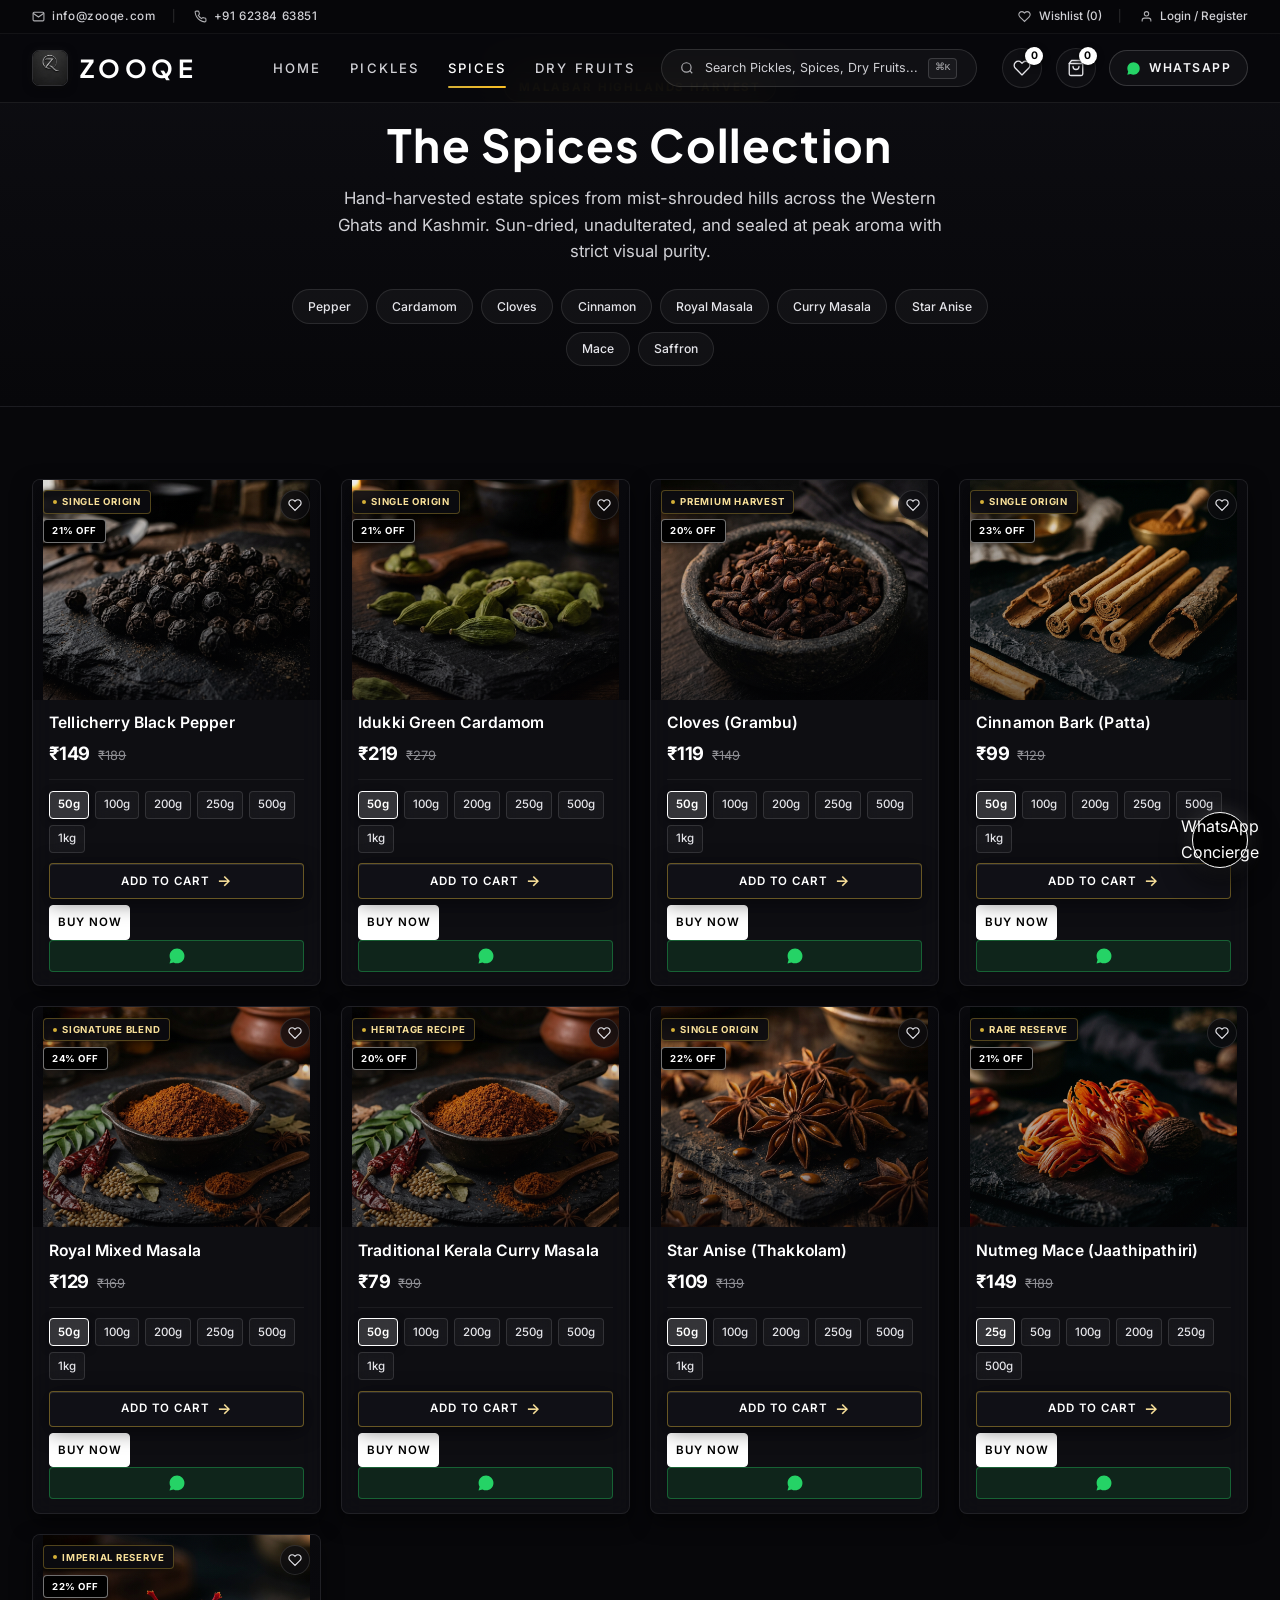
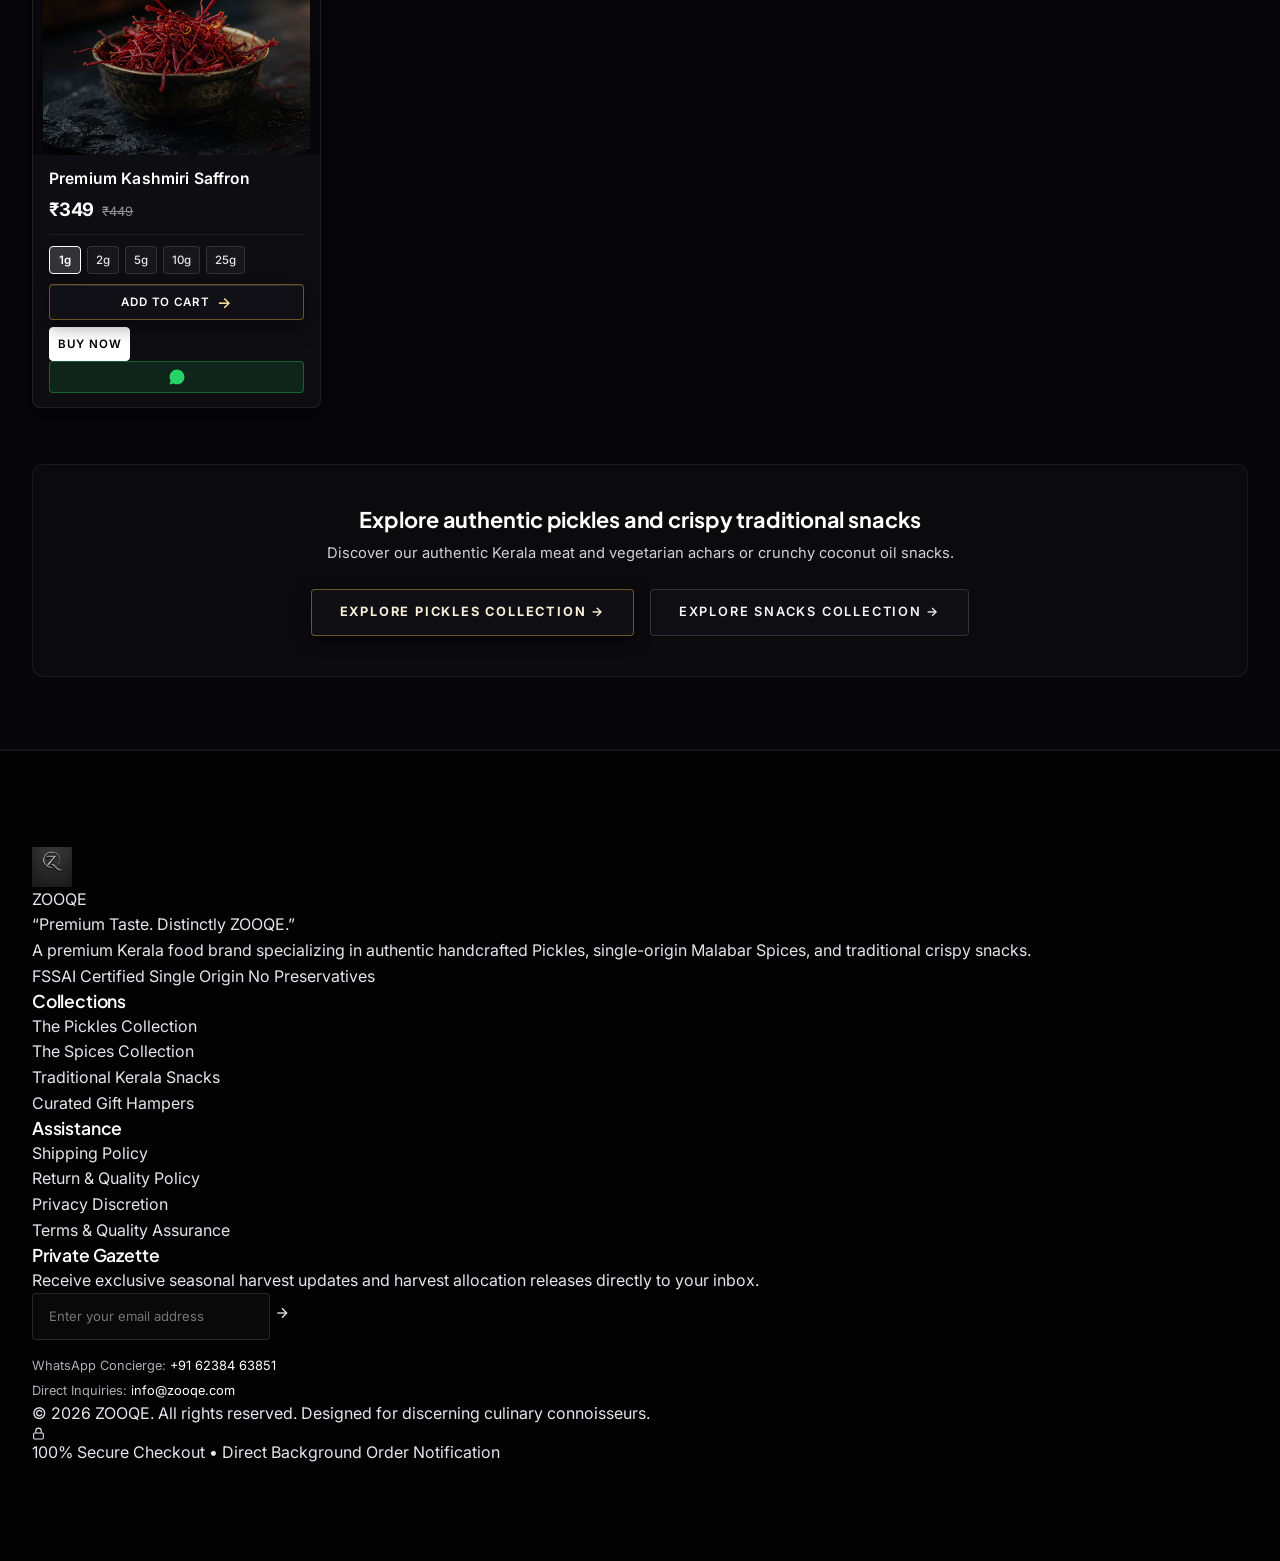
<file: spices.html>
<!DOCTYPE html>
<html lang="en">
<head>
  <meta charset="UTF-8" />
  <meta name="viewport" content="width=device-width, initial-scale=1.0">
  <title>The Spices Collection — Single-Origin Malabar Spices | ZOOQE</title>
  <meta name="description" content="Discover ZOOQE's hand-harvested single-origin Malabar spices: Tellicherry Black Pepper, Idukki Cardamom, Cloves, Cinnamon, Star Anise, Nutmeg Mace, and Kashmiri Saffron." />
  <meta name="keywords" content="Kerala spices, Malabar spices, Tellicherry black pepper, Idukki cardamom, Cloves, Cinnamon bark, Kashmiri saffron, Star anise, ZOOQE spices" />
  <meta name="theme-color" content="#000000" />

  <!-- Open Graph / Social Media -->
  <meta property="og:title" content="The Spices Collection — Single-Origin Malabar Spices | ZOOQE" />
  <meta property="og:description" content="Hand-harvested estate spices from the Western Ghats and Kashmir. Sun-dried, unadulterated, and sealed at peak aroma." />
  <meta property="og:type" content="website" />
  <meta property="og:image" content="assets/logo.png" />

  <!-- Favicon -->
  <link rel="icon" type="image/png" href="assets/logo.png" />
  <link rel="apple-touch-icon" href="assets/logo.png" />

  <!-- Preconnect to Google Fonts -->
  <link rel="preconnect" href="https://fonts.googleapis.com" />
  <link rel="preconnect" href="https://fonts.gstatic.com" crossorigin />

  <!-- Master Stylesheet -->
  <link rel="stylesheet" href="css/main.css?v=2.3" />
</head>
<body>

  <!-- Page Splash Loading Screen -->
  <div id="page-loader" class="page-loader">
    <div class="loader-logo-wrap">
      <img src="assets/logo.png" alt="ZOOQE Monogram" class="loader-logo-img" />
    </div>
    <div class="loader-brand-title">ZOOQE</div>
    <div class="loader-bar"></div>
  </div>
  <script>
    (function() {
      var dismissed = false;
      function dismissPreloader() {
        if (dismissed) return;
        dismissed = true;
        var loaders = document.querySelectorAll('#page-loader, #preloader, .page-loader, .loader');
        loaders.forEach(function(l) {
          if (!l) return;
          l.classList.add('loaded');
          l.style.opacity = '0';
          l.style.pointerEvents = 'none';
          setTimeout(function() {
            l.style.display = 'none';
          }, 400);
        });
      }

      if (document.readyState === 'complete' || document.readyState === 'interactive') {
        setTimeout(dismissPreloader, 200);
      } else {
        window.addEventListener('load', function() { setTimeout(dismissPreloader, 300); });
        document.addEventListener('DOMContentLoaded', function() { setTimeout(dismissPreloader, 500); });
      }

      // Safety fallback: strictly maximum 1.5s
      setTimeout(dismissPreloader, 1500);
    })();
  </script>

  <!-- Global Backdrop for Drawers -->
  <div id="drawer-backdrop" class="drawer-backdrop"></div>

  <!-- Sticky Luxury Navigation Header with Top Utility Bar -->
  <header id="site-header" class="site-header">
    <!-- Top Utility Bar -->
    <div class="top-utility-bar">
      <div class="top-utility-inner">
        <div class="topbar-left">
          <a href="mailto:info@zooqe.com" class="topbar-link">
            <svg viewBox="0 0 24 24" width="13" height="13" fill="none" stroke="currentColor" stroke-width="2">
              <path d="M4 4h16c1.1 0 2 .9 2 2v12c0 1.1-.9 2-2 2H4c-1.1-0-2-.9-2-2V6c0-1.1.9-2 2-2z"></path>
              <polyline points="22,6 12,13 2,6"></polyline>
            </svg>
            <span>info@zooqe.com</span>
          </a>
          <span class="topbar-sep">|</span>
          <a href="tel:+916238463851" class="topbar-link">
            <svg viewBox="0 0 24 24" width="13" height="13" fill="none" stroke="currentColor" stroke-width="2">
              <path d="M22 16.92v3a2 2 0 0 1-2.18 2 19.79 19.79 0 0 1-8.63-3.07 19.5 19.5 0 0 1-6-6 19.79 19.79 0 0 1-3.07-8.67A2 2 0 0 1 4.11 2h3a2 2 0 0 1 2 1.72 12.84 12.84 0 0 0 .7 2.81 2 2 0 0 1-.45 2.11L8.09 9.91a16 16 0 0 0 6 6l1.27-1.27a2 2 0 0 1 2.11-.45 12.84 12.84 0 0 0 2.81.7A2 2 0 0 1 22 16.92z"></path>
            </svg>
            <span>+91 62384 63851</span>
          </a>
        </div>

        <div class="topbar-right">
          <button type="button" id="topbar-wishlist-link" class="topbar-link topbar-btn">
            <svg viewBox="0 0 24 24" width="13" height="13" fill="none" stroke="currentColor" stroke-width="2">
              <path d="M20.84 4.61a5.5 5.5 0 0 0-7.78 0L12 5.67l-1.06-1.06a5.5 5.5 0 0 0-7.78 7.78l1.06 1.06L12 21.23l7.78-7.78 1.06-1.06a5.5 5.5 0 0 0 0-7.78z"></path>
            </svg>
            <span>Wishlist (<span id="topbar-wishlist-count">0</span>)</span>
          </button>
          <span class="topbar-sep">|</span>
          <button type="button" id="topbar-auth-btn" class="topbar-link topbar-btn topbar-auth-btn">
            <svg viewBox="0 0 24 24" width="13" height="13" fill="none" stroke="currentColor" stroke-width="2">
              <path d="M20 21v-2a4 4 0 0 0-4-4H8a4 4 0 0 0-4 4v2"></path>
              <circle cx="12" cy="7" r="4"></circle>
            </svg>
            <span>Login / Register</span>
          </button>
        </div>
      </div>
    </div>

    <!-- Main Navigation Bar -->
    <div class="navbar-inner">
      <!-- Left: Branding -->
      <a href="index.html" class="nav-brand" aria-label="ZOOQE Home">
        <img src="assets/images/brand/zooqe-emblem.jpg" alt="ZOOQE Emblem" class="nav-brand-emblem" width="36" height="36" />
        <span class="nav-brand-serif">ZOOQE</span>
      </a>

      <!-- Center-Right: Navigation Links, Search, Wishlist, Cart, WhatsApp -->
      <div class="nav-center-right">
        <!-- Desktop Navigation Links: Home, Pickles, Spices, Snacks -->
        <nav class="nav-links" aria-label="Main Navigation">
          <a href="index.html" class="nav-link">Home</a>
          <a href="pickles.html" class="nav-link">Pickles</a>
          <a href="spices.html" class="nav-link active">Spices</a>
          <a href="dry-fruits.html" class="nav-link">Dry Fruits</a>
        </nav>

        <!-- Integrated Pill-Shaped Search Bar -->
        <div class="nav-search-pill" id="nav-search-pill" role="button" tabindex="0" title="Search ZOOQE Products...">
          <svg viewBox="0 0 24 24" width="14" height="14" fill="none" stroke="currentColor" stroke-width="2">
            <circle cx="11" cy="11" r="8"></circle>
            <line x1="21" y1="21" x2="16.65" y2="16.65"></line>
          </svg>
          <span class="nav-search-text">Search Pickles, Spices, Dry Fruits...</span>
          <kbd class="nav-search-kbd">⌘K</kbd>
        </div>

        <!-- Right Action Icons -->
        <div class="nav-actions">
          <button id="nav-search-btn" class="nav-action-btn nav-search-icon-btn" aria-label="Search Catalog" title="Search">
            <svg viewBox="0 0 24 24" fill="none" stroke="currentColor" stroke-linecap="round" stroke-linejoin="round">
              <circle cx="11" cy="11" r="8"></circle>
              <line x1="21" y1="21" x2="16.65" y2="16.65"></line>
            </svg>
          </button>

          <button id="nav-wishlist-btn" class="nav-action-btn" aria-label="View Wishlist" title="Wishlist">
            <svg viewBox="0 0 24 24" fill="none" stroke="currentColor" stroke-linecap="round" stroke-linejoin="round">
              <path d="M20.84 4.61a5.5 5.5 0 0 0-7.78 0L12 5.67l-1.06-1.06a5.5 5.5 0 0 0-7.78 7.78l1.06 1.06L12 21.23l7.78-7.78 1.06-1.06a5.5 5.5 0 0 0 0-7.78z"></path>
            </svg>
            <span id="nav-wishlist-badge" class="nav-badge">0</span>
          </button>

          <button id="nav-cart-btn" class="nav-action-btn" aria-label="View Shopping Cart" title="Cart">
            <svg viewBox="0 0 24 24" fill="none" stroke="currentColor" stroke-linecap="round" stroke-linejoin="round">
              <path d="M6 2L3 6v14a2 2 0 0 0 2 2h14a2 2 0 0 0 2-2V6l-3-4z"></path>
              <line x1="3" y1="6" x2="21" y2="6"></line>
              <path d="M16 10a4 4 0 0 1-8 0"></path>
            </svg>
            <span id="nav-cart-badge" class="nav-badge">0</span>
          </button>

          <button id="nav-whatsapp-btn" class="nav-whatsapp-btn" title="Contact on WhatsApp">
            <svg viewBox="0 0 24 24" fill="currentColor">
              <path d="M12.04 2c-5.46 0-9.91 4.45-9.91 9.91 0 1.75.46 3.45 1.32 4.95L2.05 22l5.25-1.38c1.45.79 3.08 1.21 4.74 1.21 5.46 0 9.91-4.45 9.91-9.91 0-2.65-1.03-5.14-2.9-7.01A9.816 9.816 0 0 0 12.04 2z"></path>
            </svg>
            <span>WHATSAPP</span>
          </button>

          <button id="nav-hamburger" class="nav-hamburger" aria-label="Open Mobile Menu">
            <span></span>
            <span></span>
            <span></span>
          </button>
        </div>
      </div>
    </div>
  </header>

  <!-- Mobile Slide Drawer -->
  <aside id="mobile-drawer" class="mobile-drawer" aria-label="Mobile Navigation">
    <div class="mobile-drawer-header">
      <a href="index.html" class="nav-brand" aria-label="ZOOQE Home">
        <img src="assets/images/brand/zooqe-emblem.jpg" alt="ZOOQE Emblem" class="nav-brand-emblem" width="34" height="34" />
        <span class="nav-brand-serif">ZOOQE</span>
      </a>
      <button id="mobile-drawer-close" class="nav-action-btn" aria-label="Close Menu">✕</button>
    </div>

    <nav class="mobile-drawer-links">
      <a href="index.html" class="mobile-drawer-link">Home <span>→</span></a>
      <a href="pickles.html" class="mobile-drawer-link">Pickles <span>→</span></a>
      <a href="spices.html" class="mobile-drawer-link active">Spices <span>→</span></a>
      <a href="dry-fruits.html" class="mobile-drawer-link">Dry Fruits <span>→</span></a>
      <button type="button" id="mobile-wishlist-btn" class="mobile-drawer-link">Wishlist <span>→</span></button>
      <button type="button" id="mobile-cart-btn" class="mobile-drawer-link">
        Cart <span id="mobile-cart-badge" style="font-size:0.85rem; color:#ffffff;">0</span>
      </button>
      <button type="button" id="mobile-search-btn" class="mobile-drawer-link">Search <span>→</span></button>
    </nav>

    <div class="mobile-drawer-footer">
      <button id="mobile-whatsapp-btn" class="btn-luxury-primary" style="width: 100%; justify-content: center;">
        <svg viewBox="0 0 24 24" width="18" height="18" fill="currentColor">
          <path d="M12.04 2c-5.46 0-9.91 4.45-9.91 9.91 0 1.75.46 3.45 1.32 4.95L2.05 22l5.25-1.38c1.45.79 3.08 1.21 4.74 1.21 5.46 0 9.91-4.45 9.91-9.91 0-2.65-1.03-5.14-2.9-7.01A9.816 9.816 0 0 0 12.04 2z"></path>
        </svg>
        WHATSAPP ENQUIRY
      </button>
    </div>
  </aside>

  <!-- Main Content Wrapper -->
  <main class="site-main">

    <!-- Category Banner Header (Clean, Minimal, Modern) -->
    <section class="category-page-hero">
      <div class="category-hero-inner">
        <div class="category-hero-eyebrow">MALABAR HIGHLANDS HARVEST</div>
        <h1 class="category-hero-title">The Spices Collection</h1>
        <p class="category-hero-desc">
          Hand-harvested estate spices from mist-shrouded hills across the Western Ghats and Kashmir. Sun-dried, unadulterated, and sealed at peak aroma with strict visual purity.
        </p>
        <div class="category-quick-filters">
          <a href="#tellicherry-black-pepper" class="category-filter-pill">Pepper</a>
          <a href="#idukki-green-cardamom" class="category-filter-pill">Cardamom</a>
          <a href="#cloves-grambu" class="category-filter-pill">Cloves</a>
          <a href="#cinnamon-bark" class="category-filter-pill">Cinnamon</a>
          <a href="#royal-mixed-masala" class="category-filter-pill">Royal Masala</a>
          <a href="#kerala-curry-masala" class="category-filter-pill">Curry Masala</a>
          <a href="#star-anise-thakkolam" class="category-filter-pill">Star Anise</a>
          <a href="#nutmeg-mace" class="category-filter-pill">Mace</a>
          <a href="#kashmiri-saffron" class="category-filter-pill">Saffron</a>
        </div>
      </div>
    </section>

    <!-- Spices Grid Section (Strictly displays 9 Distinct Malabar Spices) -->
    <section class="spices-collection-section" style="border-top: none;">
      <div class="section-container">

        <div class="spices-grid">

          <!-- 1. Tellicherry Black Pepper -->
          <div class="spice-card" id="tellicherry-black-pepper" data-product-id="tellicherry-black-pepper">
            <div class="spice-card-media-wrap">
              <div class="spice-image-aspect">
                <img src="images/tellicherry-black-pepper.png" alt="ZOOQE Tellicherry Garbled Extra Bold Black Pepper" class="spice-card-img" loading="lazy" onerror="if(!this.src.endsWith('.svg')){ this.src = 'assets/images/products/spices/tellicherry_black_pepper.svg'; }" />
                <div class="spice-card-overlay"></div>
              </div>
              <div class="spice-card-badges">
                <div class="spice-card-badge">SINGLE ORIGIN</div>
                <span class="spice-save-pill">21% OFF</span>
              </div>
              <button type="button" class="spice-card-wishlist-btn" aria-label="Add to Wishlist" title="Add to Wishlist">
                <svg viewBox="0 0 24 24" fill="none" stroke="currentColor" stroke-width="2">
                  <path d="M20.84 4.61a5.5 5.5 0 0 0-7.78 0L12 5.67l-1.06-1.06a5.5 5.5 0 0 0-7.78 7.78l1.06 1.06L12 21.23l7.78-7.78 1.06-1.06a5.5 5.5 0 0 0 0-7.78z"></path>
                </svg>
              </button>
            </div>
            <div class="spice-card-content">
              <div class="spice-card-top-info">
                <h3 class="spice-card-title">Tellicherry Black Pepper</h3>
                <div class="spice-card-pricing-row">
                  <div class="spice-price-cluster">
                    <span class="spice-current-price">₹149</span>
                    <span class="spice-mrp-price">₹189</span>
                  </div>
                </div>
              </div>
              <div class="spice-card-bottom-block">
                <div class="spice-weight-selector-wrap">
                  <div class="spice-weight-pills">
                    <button type="button" class="spice-weight-btn active" data-size="50g" data-price="149" data-mrp="189">50g</button>
                    <button type="button" class="spice-weight-btn" data-size="100g" data-price="279" data-mrp="349">100g</button>
                    <button type="button" class="spice-weight-btn" data-size="200g" data-price="449" data-mrp="559">200g</button>
                    <button type="button" class="spice-weight-btn" data-size="250g" data-price="549" data-mrp="679">250g</button>
                    <button type="button" class="spice-weight-btn" data-size="500g" data-price="999" data-mrp="1249">500g</button>
                    <button type="button" class="spice-weight-btn" data-size="1kg" data-price="1899" data-mrp="2349">1kg</button>
                  </div>
                </div>
                <div class="spice-card-cta-wrap">
                  <div class="card-cta-actions-row">
                    <button type="button" class="btn-archive-cta spice-card-add-btn" data-product-id="tellicherry-black-pepper">
                      <span class="btn-archive-text">ADD TO CART</span>
                      <span class="btn-archive-arrow">→</span>
                      <span class="btn-archive-underline"></span>
                    </button>
                    <div class="card-secondary-row">
                      <button type="button" class="btn-card-buy-now card-buy-btn spice-card-buy-btn" data-product-id="tellicherry-black-pepper">
                      <span>BUY NOW</span>
                    </button>
                      <button type="button" class="card-wa-btn spice-card-wa-btn" title="Order on WhatsApp" aria-label="Order Tellicherry Black Pepper on WhatsApp">
                      <svg viewBox="0 0 24 24" fill="currentColor">
                        <path d="M12.04 2c-5.46 0-9.91 4.45-9.91 9.91 0 1.75.46 3.45 1.32 4.95L2.05 22l5.25-1.38c1.45.79 3.08 1.21 4.74 1.21 5.46 0 9.91-4.45 9.91-9.91 0-2.65-1.03-5.14-2.9-7.01A9.816 9.816 0 0 0 12.04 2z"></path>
                      </svg>
                    </button>
                    </div>
                  </div>
                </div>
              </div>
            </div>
          </div>

          <!-- 2. Idukki Green Cardamom -->
          <div class="spice-card" id="idukki-green-cardamom" data-product-id="idukki-green-cardamom">
            <div class="spice-card-media-wrap">
              <div class="spice-image-aspect">
                <img src="images/cardamom.png" alt="ZOOQE Idukki Jumbo 8mm+ Green Cardamom Pods" class="spice-card-img" loading="lazy" onerror="if(!this.src.endsWith('.svg')){ this.src = 'assets/images/products/spices/idukki_green_cardamom.svg'; }" />
                <div class="spice-card-overlay"></div>
              </div>
              <div class="spice-card-badges">
                <div class="spice-card-badge">SINGLE ORIGIN</div>
                <span class="spice-save-pill">21% OFF</span>
              </div>
              <button type="button" class="spice-card-wishlist-btn" aria-label="Add to Wishlist" title="Add to Wishlist">
                <svg viewBox="0 0 24 24" fill="none" stroke="currentColor" stroke-width="2">
                  <path d="M20.84 4.61a5.5 5.5 0 0 0-7.78 0L12 5.67l-1.06-1.06a5.5 5.5 0 0 0-7.78 7.78l1.06 1.06L12 21.23l7.78-7.78 1.06-1.06a5.5 5.5 0 0 0 0-7.78z"></path>
                </svg>
              </button>
            </div>
            <div class="spice-card-content">
              <div class="spice-card-top-info">
                <h3 class="spice-card-title">Idukki Green Cardamom</h3>
                <div class="spice-card-pricing-row">
                  <div class="spice-price-cluster">
                    <span class="spice-current-price">₹219</span>
                    <span class="spice-mrp-price">₹279</span>
                  </div>
                </div>
              </div>
              <div class="spice-card-bottom-block">
                <div class="spice-weight-selector-wrap">
                  <div class="spice-weight-pills">
                    <button type="button" class="spice-weight-btn active" data-size="50g" data-price="219" data-mrp="279">50g</button>
                    <button type="button" class="spice-weight-btn" data-size="100g" data-price="399" data-mrp="499">100g</button>
                    <button type="button" class="spice-weight-btn" data-size="200g" data-price="699" data-mrp="869">200g</button>
                    <button type="button" class="spice-weight-btn" data-size="250g" data-price="849" data-mrp="1049">250g</button>
                    <button type="button" class="spice-weight-btn" data-size="500g" data-price="1599" data-mrp="1999">500g</button>
                    <button type="button" class="spice-weight-btn" data-size="1kg" data-price="2999" data-mrp="3699">1kg</button>
                  </div>
                </div>
                <div class="spice-card-cta-wrap">
                  <div class="card-cta-actions-row">
                    <button type="button" class="btn-archive-cta spice-card-add-btn" data-product-id="idukki-green-cardamom">
                      <span class="btn-archive-text">ADD TO CART</span>
                      <span class="btn-archive-arrow">→</span>
                      <span class="btn-archive-underline"></span>
                    </button>
                    <div class="card-secondary-row">
                      <button type="button" class="btn-card-buy-now card-buy-btn spice-card-buy-btn" data-product-id="idukki-green-cardamom">
                      <span>BUY NOW</span>
                    </button>
                      <button type="button" class="card-wa-btn spice-card-wa-btn" title="Order on WhatsApp" aria-label="Order Idukki Green Cardamom on WhatsApp">
                      <svg viewBox="0 0 24 24" fill="currentColor">
                        <path d="M12.04 2c-5.46 0-9.91 4.45-9.91 9.91 0 1.75.46 3.45 1.32 4.95L2.05 22l5.25-1.38c1.45.79 3.08 1.21 4.74 1.21 5.46 0 9.91-4.45 9.91-9.91 0-2.65-1.03-5.14-2.9-7.01A9.816 9.816 0 0 0 12.04 2z"></path>
                      </svg>
                    </button>
                    </div>
                  </div>
                </div>
              </div>
            </div>
          </div>

          <!-- 3. Cloves (Grambu) -->
          <div class="spice-card" id="cloves-grambu" data-product-id="cloves-grambu">
            <div class="spice-card-media-wrap">
              <div class="spice-image-aspect">
                <img src="assets/images/products/spices/cloves_grambu.jpg" alt="ZOOQE Hand-Picked Whole Malabar Cloves Grambu" class="spice-card-img" loading="lazy" onerror="if(!this.src.endsWith('.svg')){ this.src = 'assets/images/products/spices/cloves_grambu.svg'; }" />
                <div class="spice-card-overlay"></div>
              </div>
              <div class="spice-card-badges">
                <div class="spice-card-badge">PREMIUM HARVEST</div>
                <span class="spice-save-pill">20% OFF</span>
              </div>
              <button type="button" class="spice-card-wishlist-btn" aria-label="Add to Wishlist" title="Add to Wishlist">
                <svg viewBox="0 0 24 24" fill="none" stroke="currentColor" stroke-width="2">
                  <path d="M20.84 4.61a5.5 5.5 0 0 0-7.78 0L12 5.67l-1.06-1.06a5.5 5.5 0 0 0-7.78 7.78l1.06 1.06L12 21.23l7.78-7.78 1.06-1.06a5.5 5.5 0 0 0 0-7.78z"></path>
                </svg>
              </button>
            </div>
            <div class="spice-card-content">
              <div class="spice-card-top-info">
                <h3 class="spice-card-title">Cloves (Grambu)</h3>
                <div class="spice-card-pricing-row">
                  <div class="spice-price-cluster">
                    <span class="spice-current-price">₹119</span>
                    <span class="spice-mrp-price">₹149</span>
                  </div>
                </div>
              </div>
              <div class="spice-card-bottom-block">
                <div class="spice-weight-selector-wrap">
                  <div class="spice-weight-pills">
                    <button type="button" class="spice-weight-btn active" data-size="50g" data-price="119" data-mrp="149">50g</button>
                    <button type="button" class="spice-weight-btn" data-size="100g" data-price="219" data-mrp="269">100g</button>
                    <button type="button" class="spice-weight-btn" data-size="200g" data-price="389" data-mrp="469">200g</button>
                    <button type="button" class="spice-weight-btn" data-size="250g" data-price="499" data-mrp="599">250g</button>
                    <button type="button" class="spice-weight-btn" data-size="500g" data-price="899" data-mrp="1099">500g</button>
                    <button type="button" class="spice-weight-btn" data-size="1kg" data-price="1699" data-mrp="2099">1kg</button>
                  </div>
                </div>
                <div class="spice-card-cta-wrap">
                  <div class="card-cta-actions-row">
                    <button type="button" class="btn-archive-cta spice-card-add-btn" data-product-id="cloves-grambu">
                      <span class="btn-archive-text">ADD TO CART</span>
                      <span class="btn-archive-arrow">→</span>
                      <span class="btn-archive-underline"></span>
                    </button>
                    <div class="card-secondary-row">
                      <button type="button" class="btn-card-buy-now card-buy-btn spice-card-buy-btn" data-product-id="cloves-grambu">
                      <span>BUY NOW</span>
                    </button>
                      <button type="button" class="card-wa-btn spice-card-wa-btn" title="Order on WhatsApp" aria-label="Order Cloves on WhatsApp">
                      <svg viewBox="0 0 24 24" fill="currentColor">
                        <path d="M12.04 2c-5.46 0-9.91 4.45-9.91 9.91 0 1.75.46 3.45 1.32 4.95L2.05 22l5.25-1.38c1.45.79 3.08 1.21 4.74 1.21 5.46 0 9.91-4.45 9.91-9.91 0-2.65-1.03-5.14-2.9-7.01A9.816 9.816 0 0 0 12.04 2z"></path>
                      </svg>
                    </button>
                    </div>
                  </div>
                </div>
              </div>
            </div>
          </div>

          <!-- 4. Cinnamon Bark (Patta) -->
          <div class="spice-card" id="cinnamon-bark" data-product-id="cinnamon-bark">
            <div class="spice-card-media-wrap">
              <div class="spice-image-aspect">
                <img src="assets/images/products/spices/cinnamon_bark.jpg" alt="ZOOQE True Ceylon Cinnamon Bark Quills Karuvapatta" class="spice-card-img" loading="lazy" onerror="if(!this.src.endsWith('.svg')){ this.src = 'assets/images/products/spices/cinnamon_bark.svg'; }" />
                <div class="spice-card-overlay"></div>
              </div>
              <div class="spice-card-badges">
                <div class="spice-card-badge">SINGLE ORIGIN</div>
                <span class="spice-save-pill">23% OFF</span>
              </div>
              <button type="button" class="spice-card-wishlist-btn" aria-label="Add to Wishlist" title="Add to Wishlist">
                <svg viewBox="0 0 24 24" fill="none" stroke="currentColor" stroke-width="2">
                  <path d="M20.84 4.61a5.5 5.5 0 0 0-7.78 0L12 5.67l-1.06-1.06a5.5 5.5 0 0 0-7.78 7.78l1.06 1.06L12 21.23l7.78-7.78 1.06-1.06a5.5 5.5 0 0 0 0-7.78z"></path>
                </svg>
              </button>
            </div>
            <div class="spice-card-content">
              <div class="spice-card-top-info">
                <h3 class="spice-card-title">Cinnamon Bark (Patta)</h3>
                <div class="spice-card-pricing-row">
                  <div class="spice-price-cluster">
                    <span class="spice-current-price">₹99</span>
                    <span class="spice-mrp-price">₹129</span>
                  </div>
                </div>
              </div>
              <div class="spice-card-bottom-block">
                <div class="spice-weight-selector-wrap">
                  <div class="spice-weight-pills">
                    <button type="button" class="spice-weight-btn active" data-size="50g" data-price="99" data-mrp="129">50g</button>
                    <button type="button" class="spice-weight-btn" data-size="100g" data-price="179" data-mrp="229">100g</button>
                    <button type="button" class="spice-weight-btn" data-size="200g" data-price="319" data-mrp="399">200g</button>
                    <button type="button" class="spice-weight-btn" data-size="250g" data-price="399" data-mrp="499">250g</button>
                    <button type="button" class="spice-weight-btn" data-size="500g" data-price="749" data-mrp="929">500g</button>
                    <button type="button" class="spice-weight-btn" data-size="1kg" data-price="1399" data-mrp="1699">1kg</button>
                  </div>
                </div>
                <div class="spice-card-cta-wrap">
                  <div class="card-cta-actions-row">
                    <button type="button" class="btn-archive-cta spice-card-add-btn" data-product-id="cinnamon-bark">
                      <span class="btn-archive-text">ADD TO CART</span>
                      <span class="btn-archive-arrow">→</span>
                      <span class="btn-archive-underline"></span>
                    </button>
                    <div class="card-secondary-row">
                      <button type="button" class="btn-card-buy-now card-buy-btn spice-card-buy-btn" data-product-id="cinnamon-bark">
                      <span>BUY NOW</span>
                    </button>
                      <button type="button" class="card-wa-btn spice-card-wa-btn" title="Order on WhatsApp" aria-label="Order Cinnamon Bark on WhatsApp">
                      <svg viewBox="0 0 24 24" fill="currentColor">
                        <path d="M12.04 2c-5.46 0-9.91 4.45-9.91 9.91 0 1.75.46 3.45 1.32 4.95L2.05 22l5.25-1.38c1.45.79 3.08 1.21 4.74 1.21 5.46 0 9.91-4.45 9.91-9.91 0-2.65-1.03-5.14-2.9-7.01A9.816 9.816 0 0 0 12.04 2z"></path>
                      </svg>
                    </button>
                    </div>
                  </div>
                </div>
              </div>
            </div>
          </div>

          <!-- 5. Royal Mixed Masala -->
          <div class="spice-card" id="royal-mixed-masala" data-product-id="royal-mixed-masala">
            <div class="spice-card-media-wrap">
              <div class="spice-image-aspect">
                <img src="images/kerala-spice-mix.png" alt="ZOOQE Imperial Whole Malabar Royal Mixed Masala" class="spice-card-img" loading="lazy" onerror="if(!this.src.endsWith('.svg')){ this.src = 'assets/images/products/spices/royal_mixed_masala.svg'; }" />
                <div class="spice-card-overlay"></div>
              </div>
              <div class="spice-card-badges">
                <div class="spice-card-badge">SIGNATURE BLEND</div>
                <span class="spice-save-pill">24% OFF</span>
              </div>
              <button type="button" class="spice-card-wishlist-btn" aria-label="Add to Wishlist" title="Add to Wishlist">
                <svg viewBox="0 0 24 24" fill="none" stroke="currentColor" stroke-width="2">
                  <path d="M20.84 4.61a5.5 5.5 0 0 0-7.78 0L12 5.67l-1.06-1.06a5.5 5.5 0 0 0-7.78 7.78l1.06 1.06L12 21.23l7.78-7.78 1.06-1.06a5.5 5.5 0 0 0 0-7.78z"></path>
                </svg>
              </button>
            </div>
            <div class="spice-card-content">
              <div class="spice-card-top-info">
                <h3 class="spice-card-title">Royal Mixed Masala</h3>
                <div class="spice-card-pricing-row">
                  <div class="spice-price-cluster">
                    <span class="spice-current-price">₹129</span>
                    <span class="spice-mrp-price">₹169</span>
                  </div>
                </div>
              </div>
              <div class="spice-card-bottom-block">
                <div class="spice-weight-selector-wrap">
                  <div class="spice-weight-pills">
                    <button type="button" class="spice-weight-btn active" data-size="50g" data-price="129" data-mrp="169">50g</button>
                    <button type="button" class="spice-weight-btn" data-size="100g" data-price="239" data-mrp="299">100g</button>
                    <button type="button" class="spice-weight-btn" data-size="200g" data-price="419" data-mrp="529">200g</button>
                    <button type="button" class="spice-weight-btn" data-size="250g" data-price="529" data-mrp="649">250g</button>
                    <button type="button" class="spice-weight-btn" data-size="500g" data-price="949" data-mrp="1199">500g</button>
                    <button type="button" class="spice-weight-btn" data-size="1kg" data-price="1799" data-mrp="2249">1kg</button>
                  </div>
                </div>
                <div class="spice-card-cta-wrap">
                  <div class="card-cta-actions-row">
                    <button type="button" class="btn-archive-cta spice-card-add-btn" data-product-id="royal-mixed-masala">
                      <span class="btn-archive-text">ADD TO CART</span>
                      <span class="btn-archive-arrow">→</span>
                      <span class="btn-archive-underline"></span>
                    </button>
                    <div class="card-secondary-row">
                      <button type="button" class="btn-card-buy-now card-buy-btn spice-card-buy-btn" data-product-id="royal-mixed-masala">
                      <span>BUY NOW</span>
                    </button>
                      <button type="button" class="card-wa-btn spice-card-wa-btn" title="Order on WhatsApp" aria-label="Order Royal Mixed Masala on WhatsApp">
                      <svg viewBox="0 0 24 24" fill="currentColor">
                        <path d="M12.04 2c-5.46 0-9.91 4.45-9.91 9.91 0 1.75.46 3.45 1.32 4.95L2.05 22l5.25-1.38c1.45.79 3.08 1.21 4.74 1.21 5.46 0 9.91-4.45 9.91-9.91 0-2.65-1.03-5.14-2.9-7.01A9.816 9.816 0 0 0 12.04 2z"></path>
                      </svg>
                    </button>
                    </div>
                  </div>
                </div>
              </div>
            </div>
          </div>

          <!-- 6. Traditional Kerala Curry Masala -->
          <div class="spice-card" id="kerala-curry-masala" data-product-id="kerala-curry-masala">
            <div class="spice-card-media-wrap">
              <div class="spice-image-aspect">
                <img src="images/kerala-spice-mix.png" alt="ZOOQE Authentic Stone-Ground Roasted Kerala Curry Masala" class="spice-card-img" loading="lazy" onerror="if(!this.src.endsWith('.svg')){ this.src = 'assets/images/products/spices/kerala_curry_masala.svg'; }" />
                <div class="spice-card-overlay"></div>
              </div>
              <div class="spice-card-badges">
                <div class="spice-card-badge">HERITAGE RECIPE</div>
                <span class="spice-save-pill">20% OFF</span>
              </div>
              <button type="button" class="spice-card-wishlist-btn" aria-label="Add to Wishlist" title="Add to Wishlist">
                <svg viewBox="0 0 24 24" fill="none" stroke="currentColor" stroke-width="2">
                  <path d="M20.84 4.61a5.5 5.5 0 0 0-7.78 0L12 5.67l-1.06-1.06a5.5 5.5 0 0 0-7.78 7.78l1.06 1.06L12 21.23l7.78-7.78 1.06-1.06a5.5 5.5 0 0 0 0-7.78z"></path>
                </svg>
              </button>
            </div>
            <div class="spice-card-content">
              <div class="spice-card-top-info">
                <h3 class="spice-card-title">Traditional Kerala Curry Masala</h3>
                <div class="spice-card-pricing-row">
                  <div class="spice-price-cluster">
                    <span class="spice-current-price">₹79</span>
                    <span class="spice-mrp-price">₹99</span>
                  </div>
                </div>
              </div>
              <div class="spice-card-bottom-block">
                <div class="spice-weight-selector-wrap">
                  <div class="spice-weight-pills">
                    <button type="button" class="spice-weight-btn active" data-size="50g" data-price="79" data-mrp="99">50g</button>
                    <button type="button" class="spice-weight-btn" data-size="100g" data-price="149" data-mrp="189">100g</button>
                    <button type="button" class="spice-weight-btn" data-size="200g" data-price="259" data-mrp="329">200g</button>
                    <button type="button" class="spice-weight-btn" data-size="250g" data-price="329" data-mrp="399">250g</button>
                    <button type="button" class="spice-weight-btn" data-size="500g" data-price="599" data-mrp="749">500g</button>
                    <button type="button" class="spice-weight-btn" data-size="1kg" data-price="1149" data-mrp="1399">1kg</button>
                  </div>
                </div>
                <div class="spice-card-cta-wrap">
                  <div class="card-cta-actions-row">
                    <button type="button" class="btn-archive-cta spice-card-add-btn" data-product-id="kerala-curry-masala">
                      <span class="btn-archive-text">ADD TO CART</span>
                      <span class="btn-archive-arrow">→</span>
                      <span class="btn-archive-underline"></span>
                    </button>
                    <div class="card-secondary-row">
                      <button type="button" class="btn-card-buy-now card-buy-btn spice-card-buy-btn" data-product-id="kerala-curry-masala">
                      <span>BUY NOW</span>
                    </button>
                      <button type="button" class="card-wa-btn spice-card-wa-btn" title="Order on WhatsApp" aria-label="Order Kerala Curry Masala on WhatsApp">
                      <svg viewBox="0 0 24 24" fill="currentColor">
                        <path d="M12.04 2c-5.46 0-9.91 4.45-9.91 9.91 0 1.75.46 3.45 1.32 4.95L2.05 22l5.25-1.38c1.45.79 3.08 1.21 4.74 1.21 5.46 0 9.91-4.45 9.91-9.91 0-2.65-1.03-5.14-2.9-7.01A9.816 9.816 0 0 0 12.04 2z"></path>
                      </svg>
                    </button>
                    </div>
                  </div>
                </div>
              </div>
            </div>
          </div>

          <!-- 7. Star Anise (Thakkolam) -->
          <div class="spice-card" id="star-anise-thakkolam" data-product-id="star-anise-thakkolam">
            <div class="spice-card-media-wrap">
              <div class="spice-image-aspect">
                <img src="assets/images/products/spices/star_anise.jpg" alt="ZOOQE Whole Eight-Point Autumn Harvest Star Anise Thakkolam" class="spice-card-img" loading="lazy" onerror="if(!this.src.endsWith('.svg')){ this.src = 'assets/images/products/spices/star_anise.svg'; }" />
                <div class="spice-card-overlay"></div>
              </div>
              <div class="spice-card-badges">
                <div class="spice-card-badge">SINGLE ORIGIN</div>
                <span class="spice-save-pill">22% OFF</span>
              </div>
              <button type="button" class="spice-card-wishlist-btn" aria-label="Add to Wishlist" title="Add to Wishlist">
                <svg viewBox="0 0 24 24" fill="none" stroke="currentColor" stroke-width="2">
                  <path d="M20.84 4.61a5.5 5.5 0 0 0-7.78 0L12 5.67l-1.06-1.06a5.5 5.5 0 0 0-7.78 7.78l1.06 1.06L12 21.23l7.78-7.78 1.06-1.06a5.5 5.5 0 0 0 0-7.78z"></path>
                </svg>
              </button>
            </div>
            <div class="spice-card-content">
              <div class="spice-card-top-info">
                <h3 class="spice-card-title">Star Anise (Thakkolam)</h3>
                <div class="spice-card-pricing-row">
                  <div class="spice-price-cluster">
                    <span class="spice-current-price">₹109</span>
                    <span class="spice-mrp-price">₹139</span>
                  </div>
                </div>
              </div>
              <div class="spice-card-bottom-block">
                <div class="spice-weight-selector-wrap">
                  <div class="spice-weight-pills">
                    <button type="button" class="spice-weight-btn active" data-size="50g" data-price="109" data-mrp="139">50g</button>
                    <button type="button" class="spice-weight-btn" data-size="100g" data-price="199" data-mrp="249">100g</button>
                    <button type="button" class="spice-weight-btn" data-size="200g" data-price="349" data-mrp="439">200g</button>
                    <button type="button" class="spice-weight-btn" data-size="250g" data-price="449" data-mrp="559">250g</button>
                    <button type="button" class="spice-weight-btn" data-size="500g" data-price="829" data-mrp="1029">500g</button>
                    <button type="button" class="spice-weight-btn" data-size="1kg" data-price="1549" data-mrp="1899">1kg</button>
                  </div>
                </div>
                <div class="spice-card-cta-wrap">
                  <div class="card-cta-actions-row">
                    <button type="button" class="btn-archive-cta spice-card-add-btn" data-product-id="star-anise-thakkolam">
                      <span class="btn-archive-text">ADD TO CART</span>
                      <span class="btn-archive-arrow">→</span>
                      <span class="btn-archive-underline"></span>
                    </button>
                    <div class="card-secondary-row">
                      <button type="button" class="btn-card-buy-now card-buy-btn spice-card-buy-btn" data-product-id="star-anise-thakkolam">
                      <span>BUY NOW</span>
                    </button>
                      <button type="button" class="card-wa-btn spice-card-wa-btn" title="Order on WhatsApp" aria-label="Order Star Anise on WhatsApp">
                      <svg viewBox="0 0 24 24" fill="currentColor">
                        <path d="M12.04 2c-5.46 0-9.91 4.45-9.91 9.91 0 1.75.46 3.45 1.32 4.95L2.05 22l5.25-1.38c1.45.79 3.08 1.21 4.74 1.21 5.46 0 9.91-4.45 9.91-9.91 0-2.65-1.03-5.14-2.9-7.01A9.816 9.816 0 0 0 12.04 2z"></path>
                      </svg>
                    </button>
                    </div>
                  </div>
                </div>
              </div>
            </div>
          </div>

          <!-- 8. Nutmeg Mace (Jaathipathiri) -->
          <div class="spice-card" id="nutmeg-mace" data-product-id="nutmeg-mace">
            <div class="spice-card-media-wrap">
              <div class="spice-image-aspect">
                <img src="assets/images/products/spices/nutmeg_mace.jpg" alt="ZOOQE Golden Lacy Nutmeg Mace Blades Jaathipathiri" class="spice-card-img" loading="lazy" onerror="if(!this.src.endsWith('.svg')){ this.src = 'assets/images/products/spices/nutmeg_mace.svg'; }" />
                <div class="spice-card-overlay"></div>
              </div>
              <div class="spice-card-badges">
                <div class="spice-card-badge">RARE RESERVE</div>
                <span class="spice-save-pill">21% OFF</span>
              </div>
              <button type="button" class="spice-card-wishlist-btn" aria-label="Add to Wishlist" title="Add to Wishlist">
                <svg viewBox="0 0 24 24" fill="none" stroke="currentColor" stroke-width="2">
                  <path d="M20.84 4.61a5.5 5.5 0 0 0-7.78 0L12 5.67l-1.06-1.06a5.5 5.5 0 0 0-7.78 7.78l1.06 1.06L12 21.23l7.78-7.78 1.06-1.06a5.5 5.5 0 0 0 0-7.78z"></path>
                </svg>
              </button>
            </div>
            <div class="spice-card-content">
              <div class="spice-card-top-info">
                <h3 class="spice-card-title">Nutmeg Mace (Jaathipathiri)</h3>
                <div class="spice-card-pricing-row">
                  <div class="spice-price-cluster">
                    <span class="spice-current-price">₹149</span>
                    <span class="spice-mrp-price">₹189</span>
                  </div>
                </div>
              </div>
              <div class="spice-card-bottom-block">
                <div class="spice-weight-selector-wrap">
                  <div class="spice-weight-pills">
                    <button type="button" class="spice-weight-btn active" data-size="25g" data-price="149" data-mrp="189">25g</button>
                    <button type="button" class="spice-weight-btn" data-size="50g" data-price="279" data-mrp="349">50g</button>
                    <button type="button" class="spice-weight-btn" data-size="100g" data-price="499" data-mrp="629">100g</button>
                    <button type="button" class="spice-weight-btn" data-size="200g" data-price="899" data-mrp="1129">200g</button>
                    <button type="button" class="spice-weight-btn" data-size="250g" data-price="1149" data-mrp="1429">250g</button>
                    <button type="button" class="spice-weight-btn" data-size="500g" data-price="2199" data-mrp="2749">500g</button>
                  </div>
                </div>
                <div class="spice-card-cta-wrap">
                  <div class="card-cta-actions-row">
                    <button type="button" class="btn-archive-cta spice-card-add-btn" data-product-id="nutmeg-mace">
                      <span class="btn-archive-text">ADD TO CART</span>
                      <span class="btn-archive-arrow">→</span>
                      <span class="btn-archive-underline"></span>
                    </button>
                    <div class="card-secondary-row">
                      <button type="button" class="btn-card-buy-now card-buy-btn spice-card-buy-btn" data-product-id="nutmeg-mace">
                      <span>BUY NOW</span>
                    </button>
                      <button type="button" class="card-wa-btn spice-card-wa-btn" title="Order on WhatsApp" aria-label="Order Nutmeg Mace on WhatsApp">
                      <svg viewBox="0 0 24 24" fill="currentColor">
                        <path d="M12.04 2c-5.46 0-9.91 4.45-9.91 9.91 0 1.75.46 3.45 1.32 4.95L2.05 22l5.25-1.38c1.45.79 3.08 1.21 4.74 1.21 5.46 0 9.91-4.45 9.91-9.91 0-2.65-1.03-5.14-2.9-7.01A9.816 9.816 0 0 0 12.04 2z"></path>
                      </svg>
                    </button>
                    </div>
                  </div>
                </div>
              </div>
            </div>
          </div>

          <!-- 9. Premium Kashmiri Saffron -->
          <div class="spice-card" id="kashmiri-saffron" data-product-id="kashmiri-saffron">
            <div class="spice-card-media-wrap">
              <div class="spice-image-aspect">
                <img src="assets/images/products/spices/kashmiri_saffron.jpg" alt="ZOOQE Grade A1 Mongra Kashmiri Saffron Kunkuma Poovu" class="spice-card-img" loading="lazy" onerror="if(!this.src.endsWith('.svg')){ this.src = 'assets/images/products/spices/kashmiri_saffron.svg'; }" />
                <div class="spice-card-overlay"></div>
              </div>
              <div class="spice-card-badges">
                <div class="spice-card-badge">IMPERIAL RESERVE</div>
                <span class="spice-save-pill">22% OFF</span>
              </div>
              <button type="button" class="spice-card-wishlist-btn" aria-label="Add to Wishlist" title="Add to Wishlist">
                <svg viewBox="0 0 24 24" fill="none" stroke="currentColor" stroke-width="2">
                  <path d="M20.84 4.61a5.5 5.5 0 0 0-7.78 0L12 5.67l-1.06-1.06a5.5 5.5 0 0 0-7.78 7.78l1.06 1.06L12 21.23l7.78-7.78 1.06-1.06a5.5 5.5 0 0 0 0-7.78z"></path>
                </svg>
              </button>
            </div>
            <div class="spice-card-content">
              <div class="spice-card-top-info">
                <h3 class="spice-card-title">Premium Kashmiri Saffron</h3>
                <div class="spice-card-pricing-row">
                  <div class="spice-price-cluster">
                    <span class="spice-current-price">₹349</span>
                    <span class="spice-mrp-price">₹449</span>
                  </div>
                </div>
              </div>
              <div class="spice-card-bottom-block">
                <div class="spice-weight-selector-wrap">
                  <div class="spice-weight-pills">
                    <button type="button" class="spice-weight-btn active" data-size="1g" data-price="349" data-mrp="449">1g</button>
                    <button type="button" class="spice-weight-btn" data-size="2g" data-price="649" data-mrp="829">2g</button>
                    <button type="button" class="spice-weight-btn" data-size="5g" data-price="1499" data-mrp="1899">5g</button>
                    <button type="button" class="spice-weight-btn" data-size="10g" data-price="2799" data-mrp="3449">10g</button>
                    <button type="button" class="spice-weight-btn" data-size="25g" data-price="6499" data-mrp="7999">25g</button>
                  </div>
                </div>
                <div class="spice-card-cta-wrap">
                  <div class="card-cta-actions-row">
                    <button type="button" class="btn-archive-cta spice-card-add-btn" data-product-id="kashmiri-saffron">
                      <span class="btn-archive-text">ADD TO CART</span>
                      <span class="btn-archive-arrow">→</span>
                      <span class="btn-archive-underline"></span>
                    </button>
                    <div class="card-secondary-row">
                      <button type="button" class="btn-card-buy-now card-buy-btn spice-card-buy-btn" data-product-id="kashmiri-saffron">
                      <span>BUY NOW</span>
                    </button>
                      <button type="button" class="card-wa-btn spice-card-wa-btn" title="Order on WhatsApp" aria-label="Order Kashmiri Saffron on WhatsApp">
                      <svg viewBox="0 0 24 24" fill="currentColor">
                        <path d="M12.04 2c-5.46 0-9.91 4.45-9.91 9.91 0 1.75.46 3.45 1.32 4.95L2.05 22l5.25-1.38c1.45.79 3.08 1.21 4.74 1.21 5.46 0 9.91-4.45 9.91-9.91 0-2.65-1.03-5.14-2.9-7.01A9.816 9.816 0 0 0 12.04 2z"></path>
                      </svg>
                    </button>
                    </div>
                  </div>
                </div>
              </div>
            </div>
          </div>

        </div>

        <!-- Category Banner Switcher Footer -->
        <div style="margin-top: 3.5rem; text-align: center; padding: 2.5rem 1.5rem; background: rgba(255, 255, 255, 0.02); border: 1px solid rgba(255, 255, 255, 0.06); border-radius: 12px;">
          <h3 style="font-family: var(--font-display, Georgia, serif); color: #ffffff; font-size: 1.35rem; margin-bottom: 0.5rem;">Explore authentic pickles and crispy traditional snacks</h3>
          <p style="color: var(--silver-400); font-size: 0.92rem; margin-bottom: 1.5rem;">Discover our authentic Kerala meat and vegetarian achars or crunchy coconut oil snacks.</p>
          <div style="display: flex; justify-content: center; gap: 1rem; flex-wrap: wrap;">
            <a href="pickles.html" class="btn-hero-gold" style="padding: 0.75rem 1.75rem; font-size: 0.8rem; text-decoration: none;">EXPLORE PICKLES COLLECTION →</a>
            <a href="snacks.html" class="btn-hero-dark" style="padding: 0.75rem 1.75rem; font-size: 0.8rem; text-decoration: none;">EXPLORE SNACKS COLLECTION →</a>
          </div>
        </div>

      </div>
    </section>

  </main>

  <!-- Luxury Brand Footer -->
  <footer class="site-footer">
    <div class="footer-top">
      <div class="footer-container">
        <!-- Col 1: Brand Story & Monogram -->
        <div class="footer-col footer-col-brand">
          <a href="index.html" class="footer-brand" aria-label="ZOOQE Home">
            <img src="assets/images/brand/zooqe-emblem.jpg" alt="ZOOQE Emblem" class="footer-brand-emblem" width="40" height="40" />
            <span class="footer-brand-serif">ZOOQE</span>
          </a>
          <p class="footer-tagline">“Premium Taste. Distinctly ZOOQE.”</p>
          <p class="footer-desc">
            A premium Kerala food brand specializing in authentic handcrafted Pickles, single-origin Malabar Spices, and traditional crispy snacks.
          </p>
          <div class="footer-badges">
            <span class="footer-badge">FSSAI Certified</span>
            <span class="footer-badge">Single Origin</span>
            <span class="footer-badge">No Preservatives</span>
          </div>
        </div>

        <!-- Col 2: Collections Navigation -->
        <div class="footer-col">
          <h4 class="footer-heading">Collections</h4>
          <ul class="footer-links">
            <li><a href="pickles.html">The Pickles Collection</a></li>
            <li><a href="spices.html">The Spices Collection</a></li>
            <li><a href="snacks.html">Traditional Kerala Snacks</a></li>
            <li><a href="index.html#collections">Curated Gift Hampers</a></li>
          </ul>
        </div>

        <!-- Col 3: Customer Care & Policies -->
        <div class="footer-col">
          <h4 class="footer-heading">Assistance</h4>
          <ul class="footer-links">
            <li><a href="javascript:void(0)" data-policy="shipping">Shipping Policy</a></li>
            <li><a href="javascript:void(0)" data-policy="returns">Return & Quality Policy</a></li>
            <li><a href="javascript:void(0)" data-policy="privacy">Privacy Discretion</a></li>
            <li><a href="javascript:void(0)" data-policy="terms">Terms & Quality Assurance</a></li>
          </ul>
        </div>

        <!-- Col 4: Private Gazette VIP Signup & Contact -->
        <div class="footer-col footer-col-gazette">
          <h4 class="footer-heading">Private Gazette</h4>
          <p class="footer-gazette-desc">
            Receive exclusive seasonal harvest updates and harvest allocation releases directly to your inbox.
          </p>
          <form class="footer-vip-form" id="footer-vip-form">
            <div class="footer-vip-input-wrap">
              <input type="email" id="footer-vip-email" class="footer-vip-input" placeholder="Enter your email address" required />
              <button type="submit" class="footer-vip-btn" aria-label="Subscribe">
                <svg viewBox="0 0 24 24" width="16" height="16" fill="none" stroke="currentColor" stroke-width="2">
                  <line x1="5" y1="12" x2="19" y2="12"></line>
                  <polyline points="12 5 19 12 12 19"></polyline>
                </svg>
              </button>
            </div>
          </form>
          <div class="footer-direct-contact" style="margin-top: 1rem;">
            <p style="font-size: 0.8rem; color: var(--silver-500); margin-bottom: 0.25rem;">WhatsApp Concierge: <a href="https://wa.me/916238463851?text=Hello%20ZOOQE" target="_blank" rel="noopener" style="color: #ffffff;">+91 62384 63851</a></p>
            <p style="font-size: 0.8rem; color: var(--silver-500);">Direct Inquiries: <a href="mailto:info@zooqe.com" style="color: #ffffff;">info@zooqe.com</a></p>
          </div>
        </div>
      </div>
    </div>

    <!-- Footer Bottom Legal Strip -->
    <div class="footer-bottom">
      <div class="footer-bottom-inner">
        <p class="footer-copy">© 2026 ZOOQE. All rights reserved. Designed for discerning culinary connoisseurs.</p>
        <p class="footer-secure-note">
          <svg viewBox="0 0 24 24" width="13" height="13" fill="none" stroke="currentColor" stroke-width="2">
            <rect x="3" y="11" width="18" height="11" rx="2" ry="2"></rect>
            <path d="M7 11V7a5 5 0 0 1 10 0v4"></path>
          </svg>
          100% Secure Checkout • Direct Background Order Notification
        </p>
      </div>
    </div>
  </footer>

  <!-- Slide-Over Shopping Cart Drawer Container -->
  <aside id="cart-drawer" class="cart-drawer" aria-label="Shopping Cart">
    <div class="cart-header">
      <div class="cart-title-wrap">
        <h3 class="cart-title">YOUR CART</h3>
        <span id="cart-drawer-count" class="cart-item-count-badge">(0 items)</span>
      </div>
      <button id="cart-drawer-close" class="cart-close-btn" aria-label="Close Cart">✕</button>
    </div>

    <div id="cart-shipping-meter" class="free-shipping-meter"></div>
    <div id="cart-items-container" class="cart-items-list"></div>
    <div id="cart-footer-container" class="cart-footer"></div>
  </aside>

  <!-- Wishlist Slide Drawer Container -->
  <aside id="wishlist-drawer" class="wishlist-drawer" aria-label="Wishlist">
    <div class="wishlist-header">
      <h3 class="wishlist-title">SAVED PRODUCTS</h3>
      <button id="wishlist-drawer-close" class="cart-close-btn" aria-label="Close Wishlist">✕</button>
    </div>
    <div id="wishlist-items-container" class="wishlist-items-list"></div>
  </aside>

  <!-- Floating Corner WhatsApp Concierge Button -->
  <aside aria-label="Customer Support">
    <button id="floating-whatsapp-btn" class="floating-whatsapp-btn" aria-label="Contact Concierge on WhatsApp" title="WhatsApp Concierge">
      <svg viewBox="0 0 24 24" fill="currentColor">
        <path d="M12.04 2c-5.46 0-9.91 4.45-9.91 9.91 0 1.75.46 3.45 1.32 4.95L2.05 22l5.25-1.38c1.45.79 3.08 1.21 4.74 1.21 5.46 0 9.91-4.45 9.91-9.91 0-2.65-1.03-5.14-2.9-7.01A9.816 9.816 0 0 0 12.04 2z"></path>
      </svg>
      <span class="floating-wa-label">WhatsApp Concierge</span>
    </button>
  </aside>

  <!-- Legal / Policy Modal Backdrop -->
  <div id="policy-modal-backdrop" class="policy-modal-backdrop">
    <div class="policy-modal-content">
      <div class="policy-modal-header">
        <h3 id="policy-modal-title" class="policy-modal-title">Policy Information</h3>
        <button id="policy-modal-close" class="policy-modal-close" aria-label="Close Dialog">✕</button>
      </div>
      <div id="policy-modal-body" class="policy-modal-body"></div>
    </div>
  </div>

  <!-- Toast Notification Container -->
  <div id="toast-container" class="toast-container" aria-live="polite"></div>

  <!-- JavaScript Modules Entry -->
  <script type="module" src="js/app.js"></script>

</body>
</html>
</file>
<file: css/main.css>
/* Master Stylesheet for ZOOQE Luxury E-Commerce */
@import './variables.css?v=2.2';
@import './reset.css?v=2.2';
@import './typography.css?v=2.2';
@import './components/navbar.css?v=2.2';
@import './components/hero.css?v=2.2';
@import './components/product-card.css?v=2.2';
@import './components/product-details.css?v=2.2';
@import './components/cart-drawer.css?v=2.2';
@import './components/checkout.css?v=2.2';
@import './components/order-confirmed.css?v=2.2';
@import './components/search-filter.css?v=2.2';
@import './components/wishlist.css?v=2.2';
@import './components/review-section.css?v=2.2';
@import './components/about-brand.css?v=2.2';
@import './components/spices-collection.css?v=2.2';
@import './components/toast.css?v=2.2';
@import './components/footer.css?v=2.2';

/* Layout Containers & Sections */
.site-main {
  min-height: 100vh;
  position: relative;
}

.section-container {
  max-width: var(--max-width-container);
  margin: 0 auto;
  padding: 0 2rem;
}

.shop-section {
  padding: 6.5rem 0;
  background: var(--bg-primary);
  position: relative;
}

.section-header, .section-header-center {
  margin-bottom: 2.5rem;
  animation: sectionFadeUp 0.85s var(--ease-luxury) backwards;
}

@keyframes sectionFadeUp {
  0% {
    opacity: 0;
    transform: translateY(16px);
  }
  100% {
    opacity: 1;
    transform: translateY(0);
  }
}

.section-title {
  font-size: clamp(2rem, 3.8vw, 2.75rem);
  font-weight: 700;
  letter-spacing: 0.1em;
  text-transform: uppercase;
  margin-top: 0.5rem;
}

.section-subtitle {
  font-size: 0.95rem;
  color: var(--silver-500);
  max-width: 540px;
  line-height: 1.6;
  margin-top: 0.5rem;
}

/* Luxury Divider */
.silver-divider {
  width: 100%;
  height: 1px;
  background: linear-gradient(90deg, transparent, rgba(255, 255, 255, 0.15), transparent);
  margin: 4rem 0;
}

/* Page Loading Splash Screen */
.page-loader {
  position: fixed;
  top: 0;
  left: 0;
  width: 100%;
  height: 100%;
  background: #000000;
  z-index: var(--z-loader);
  display: flex;
  flex-direction: column;
  align-items: center;
  justify-content: center;
  gap: 1.5rem;
  transition: opacity 0.8s var(--ease-luxury), visibility 0.8s var(--ease-luxury);
}

.page-loader.loaded,
#page-loader.loaded,
#preloader.loaded,
.loader.loaded {
  opacity: 0 !important;
  visibility: hidden !important;
  pointer-events: none !important;
  display: none !important;
}

.loader-logo-wrap {
  width: 80px;
  height: 80px;
  position: relative;
  animation: loaderPulse 2s ease-in-out infinite alternate;
}

.loader-logo-img {
  width: 100%;
  height: 100%;
  object-fit: contain;
  border-radius: var(--radius-md);
  border: none;
  box-shadow: 0 4px 25px rgba(0, 0, 0, 0.8), 0 0 30px rgba(255, 255, 255, 0.15);
}

.loader-brand-title {
  font-family: var(--font-display);
  font-size: 1.4rem;
  letter-spacing: 0.35em;
  text-transform: uppercase;
  background: var(--grad-silver-chrome);
  -webkit-background-clip: text;
  -webkit-text-fill-color: transparent;
  background-clip: text;
}

.loader-bar {
  width: 120px;
  height: 2px;
  background: rgba(255, 255, 255, 0.1);
  border-radius: 2px;
  overflow: hidden;
  position: relative;
}

.loader-bar::after {
  content: '';
  position: absolute;
  top: 0;
  left: -50%;
  width: 50%;
  height: 100%;
  background: #ffffff;
  animation: loaderLine 1.5s infinite ease-in-out;
}

@keyframes loaderPulse {
  0% { transform: scale(0.96); opacity: 0.8; }
  100% { transform: scale(1.04); opacity: 1; }
}

@keyframes loaderLine {
  0% { left: -50%; }
  100% { left: 100%; }
}

/* Utility Classes */
.hidden {
  display: none !important;
}

.sr-only {
  position: absolute;
  width: 1px;
  height: 1px;
  padding: 0;
  margin: -1px;
  overflow: hidden;
  clip: rect(0, 0, 0, 0);
  white-space: nowrap;
  border-width: 0;
}

@media (max-width: 768px) {
  .section-container {
    padding: 0 1.25rem;
  }
  .shop-section {
    padding: 4.5rem 0;
  }
}

/* Universal Product Image Containment & Responsive Overflow */
* {
  box-sizing: border-box;
}

html, body {
  width: 100%;
  max-width: 100%;
  overflow-x: hidden;
}

img {
  max-width: 100%;
  height: auto;
  display: block;
  object-fit: contain;
}

.pickle-card-img,
.spice-card-img,
.snack-card-img,
.dryfruit-card-img,
.product-card-img,
.product-image {
  max-width: 100%;
  height: auto;
  display: block;
  object-fit: contain;
}


/* ========================================================
   Mobile 2-Column Product Grid Override (< 768px)
   ======================================================== */
@media screen and (max-width: 768px) {
  .product-grid,
  .products-grid,
  .grid-container,
  [class*="product-grid"] {
    display: grid !important;
    grid-template-columns: repeat(2, minmax(0, 1fr)) !important;
    gap: 10px !important;
    padding: 8px !important;
    width: 100% !important;
    box-sizing: border-box !important;
  }

  .product-card,
  [class*="product-card"] {
    width: 100% !important;
    max-width: 100% !important;
    padding: 8px !important;
    margin: 0 !important;
    display: flex !important;
    flex-direction: column !important;
    justify-content: space-between !important;
    box-sizing: border-box !important;
  }

  .product-card img,
  .product-card-image img {
    height: 140px !important;
    width: 100% !important;
    object-fit: contain !important;
    margin-bottom: 6px !important;
  }

  .product-card h3,
  .product-card .title,
  .product-title {
    font-size: 0.9rem !important;
    line-height: 1.2 !important;
    margin: 4px 0 !important;
    white-space: nowrap !important;
    overflow: hidden !important;
    text-overflow: ellipsis !important;
  }

  .product-card .price,
  .product-price {
    font-size: 0.95rem !important;
    font-weight: 700 !important;
    margin: 2px 0 6px 0 !important;
  }

  .weight-selector,
  .variant-selector,
  .weight-pills {
    display: flex !important;
    flex-wrap: wrap !important;
    gap: 4px !important;
    margin-bottom: 8px !important;
  }

  .weight-selector button,
  .weight-pill,
  .variant-pill {
    padding: 2px 6px !important;
    font-size: 0.65rem !important;
    border-radius: 4px !important;
    min-width: unset !important;
    line-height: 1.2 !important;
  }

  .card-actions,
  .product-card-actions {
    display: flex !important;
    gap: 6px !important;
    width: 100% !important;
  }

  .add-to-cart-btn,
  .btn-cart {
    flex: 1 !important;
    padding: 6px 4px !important;
    font-size: 0.72rem !important;
    font-weight: 600 !important;
    white-space: nowrap !important;
    text-align: center !important;
  }

  .whatsapp-btn,
  .btn-whatsapp {
    width: 32px !important;
    height: 32px !important;
    padding: 0 !important;
    display: flex !important;
    align-items: center !important;
    justify-content: center !important;
  }
}


/* ========================================================
   ZOOQE Mobile Responsive Overrides (< 768px)
   ======================================================== */
@media screen and (max-width: 768px) {
  /* 1. Header Right-Actions Overlap Fix:
        - WhatsApp text hidden, only icon visible
        - Flexbox with proper alignment and 8px spacing */
  .header-actions,
  .nav-actions,
  .navbar-inner .nav-actions,
  .nav-center-right .nav-actions,
  header .right-actions {
    display: flex !important;
    align-items: center !important;
    gap: 8px !important;
  }

  /* WhatsApp button in header: hide text, show only icon */
  #nav-whatsapp-btn,
  .nav-whatsapp-btn,
  .header-actions .whatsapp-btn,
  .nav-actions .whatsapp-btn,
  .nav-actions button[class*="whatsapp"],
  .nav-actions a[href*="whatsapp"],
  header .whatsapp-btn,
  header button[class*="whatsapp"],
  header a[href*="whatsapp"] {
    display: flex !important;
    align-items: center !important;
    justify-content: center !important;
    width: 36px !important;
    height: 36px !important;
    min-width: 36px !important;
    padding: 0 !important;
    border-radius: 50% !important;
    flex-shrink: 0 !important;
  }

  #nav-whatsapp-btn span,
  .nav-whatsapp-btn span,
  .header-actions .whatsapp-btn span,
  .nav-actions .whatsapp-btn span,
  .nav-actions button[class*="whatsapp"] span,
  .nav-actions a[href*="whatsapp"] span,
  header .whatsapp-btn span,
  header button[class*="whatsapp"] span,
  header a[href*="whatsapp"] span {
    display: none !important;
  }

  #nav-whatsapp-btn svg,
  .nav-whatsapp-btn svg,
  .header-actions .whatsapp-btn svg,
  header .whatsapp-btn svg {
    width: 17px !important;
    height: 17px !important;
    margin: 0 !important;
  }

  /* 2. Product Card Action Button Alignment (2-Column Mobile Grid):
        - Action container stacks cleanly: flex-direction: column; gap: 6px; width: 100%;
        - Add to Cart button: width: 100%, font-size: 0.72rem, font-weight: 700, padding: 6px 2px, text-align: center
        - WhatsApp button fits cleanly beneath Add to Cart without clipping */
  .card-cta-actions-row,
  .card-actions,
  .product-actions,
  .product-card-actions,
  .pickle-card-cta-wrap,
  .spice-card-cta-wrap,
  .snack-card-cta-wrap,
  .dryfruit-card-cta-wrap,
  div[class*="action"],
  div[class*="btn-group"],
  div[class*="card-cta"],
  form[class*="cart"] {
    display: flex !important;
    flex-direction: column !important;
    gap: 6px !important;
    width: 100% !important;
    box-sizing: border-box !important;
  }

  .btn-archive-cta,
  .pickle-card-add-btn,
  .spice-card-add-btn,
  .snack-card-add-btn,
  .dryfruit-card-add-btn,
  .btn-card-add-cart,
  .add-to-cart-btn,
  .btn-cart,
  .card-actions button,
  .card-cta-actions-row button:first-child,
  button[class*="cart"],
  button[class*="add"] {
    width: 100% !important;
    font-size: 0.72rem !important;
    font-weight: 700 !important;
    padding: 6px 2px !important;
    text-align: center !important;
    display: flex !important;
    align-items: center !important;
    justify-content: center !important;
    white-space: nowrap !important;
    box-sizing: border-box !important;
    min-height: 32px !important;
  }

  .btn-archive-text {
    font-size: 0.72rem !important;
    font-weight: 700 !important;
    white-space: nowrap !important;
  }

  .btn-archive-arrow {
    display: none !important;
  }

  .card-wa-btn,
  .pickle-card-wa-btn,
  .spice-card-wa-btn,
  .snack-card-wa-btn,
  .dryfruit-card-wa-btn,
  .card-actions .whatsapp-btn,
  .card-actions a[href*="whatsapp"],
  .card-cta-actions-row .card-wa-btn,
  .card-cta-actions-row button[class*="wa-btn"],
  .product-card a[href*="whatsapp"],
  .product-card button[class*="whatsapp"],
  article a[href*="whatsapp"],
  article button[class*="whatsapp"],
  div[class*="card"] a[href*="whatsapp"],
  div[class*="card"] button[class*="whatsapp"] {
    width: 100% !important;
    height: 30px !important;
    min-height: 30px !important;
    padding: 0 !important;
    display: flex !important;
    align-items: center !important;
    justify-content: center !important;
    border-radius: 4px !important;
    box-sizing: border-box !important;
  }
}




/* Desktop & Default Styling for Buy Now Button */
.card-buy-btn,
.btn-card-buy-now {
  flex: 1;
  min-height: 36px;
  padding: 7px 10px;
  font-size: 0.72rem;
  font-weight: 600;
  letter-spacing: 0.08em;
  text-transform: uppercase;
  background: #ffffff;
  border: 1px solid #ffffff;
  color: #000000;
  border-radius: var(--radius-sm, 4px);
  cursor: pointer;
  display: inline-flex;
  align-items: center;
  justify-content: center;
  transition: all var(--transition-fast);
  white-space: nowrap;
}

.card-buy-btn:hover,
.btn-card-buy-now:hover {
  background: #e6be68;
  border-color: #e6be68;
  color: #000000;
  box-shadow: 0 0 12px rgba(212, 175, 55, 0.3);
}


/* ========================================================
   ZOOQE Mobile Responsive Overrides (< 768px)
   ======================================================== */
@media screen and (max-width: 768px) {
  /* 1. Header Right-Side Icons: Single Horizontal Row */
  .site-header .nav-actions,
  .navbar-inner .nav-actions,
  .nav-center-right .nav-actions,
  .nav-actions,
  .header-actions,
  header .right-actions {
    display: flex !important;
    flex-direction: row !important;
    align-items: center !important;
    justify-content: flex-end !important;
    gap: 8px !important;
    width: auto !important;
    margin: 0 !important;
    padding: 0 !important;
  }

  /* WhatsApp button in header: hide text, show only icon as a neat 36px circular button */
  #nav-whatsapp-btn,
  .nav-whatsapp-btn,
  .nav-actions .nav-whatsapp-btn,
  .nav-actions button[class*="whatsapp"],
  .header-actions .whatsapp-btn,
  header .whatsapp-btn {
    display: flex !important;
    align-items: center !important;
    justify-content: center !important;
    width: 36px !important;
    height: 36px !important;
    min-width: 36px !important;
    max-width: 36px !important;
    padding: 0 !important;
    border-radius: 50% !important;
    flex-shrink: 0 !important;
    background: rgba(255, 255, 255, 0.04) !important;
    border: 1px solid rgba(255, 255, 255, 0.16) !important;
  }

  #nav-whatsapp-btn span,
  .nav-whatsapp-btn span,
  .header-actions .whatsapp-btn span,
  .nav-actions .whatsapp-btn span,
  header .whatsapp-btn span {
    display: none !important;
  }

  #nav-whatsapp-btn svg,
  .nav-whatsapp-btn svg,
  .header-actions .whatsapp-btn svg,
  header .whatsapp-btn svg {
    width: 17px !important;
    height: 17px !important;
    margin: 0 !important;
    display: block !important;
  }

  #nav-search-btn,
  #nav-cart-btn,
  #nav-hamburger {
    display: flex !important;
    width: 36px !important;
    height: 36px !important;
    align-items: center !important;
    justify-content: center !important;
    flex-shrink: 0 !important;
  }

  /* 2. Product Card Action Buttons: Side-by-Side Row */
  .card-cta-actions-row,
  .product-card-actions,
  .product-card .card-actions,
  .pickle-card-cta-wrap .card-cta-actions-row,
  .spice-card-cta-wrap .card-cta-actions-row,
  .snack-card-cta-wrap .card-cta-actions-row,
  .dryfruit-card-cta-wrap .card-cta-actions-row {
    display: flex !important;
    flex-direction: row !important;
    align-items: center !important;
    gap: 4px !important;
    width: 100% !important;
    box-sizing: border-box !important;
  }

  /* Sleek & Compact ADD TO CART button */
  .btn-archive-cta,
  .pickle-card-add-btn,
  .spice-card-add-btn,
  .snack-card-add-btn,
  .dryfruit-card-add-btn,
  .btn-card-add-cart,
  .add-to-cart-btn,
  .btn-cart {
    flex: 1 !important;
    font-size: 0.68rem !important;
    font-weight: 600 !important;
    padding: 6px 2px !important;
    text-align: center !important;
    border-radius: 4px !important;
    white-space: nowrap !important;
    min-width: 0 !important;
    min-height: 28px !important;
    height: 28px !important;
    box-sizing: border-box !important;
    display: inline-flex !important;
    align-items: center !important;
    justify-content: center !important;
    background: rgba(255, 255, 255, 0.08) !important;
    border: 1px solid rgba(255, 255, 255, 0.22) !important;
    color: #ffffff !important;
  }

  .btn-archive-text {
    font-size: 0.68rem !important;
    font-weight: 600 !important;
    white-space: nowrap !important;
  }

  .btn-archive-arrow,
  .btn-archive-underline {
    display: none !important;
  }

  /* Sleek & Compact BUY NOW button */
  .btn-card-buy-now,
  .card-buy-btn,
  .pickle-card-buy-btn,
  .spice-card-buy-btn,
  .snack-card-buy-btn,
  .dryfruit-card-buy-btn,
  .buy-now-btn {
    flex: 1 !important;
    font-size: 0.68rem !important;
    font-weight: 600 !important;
    padding: 6px 2px !important;
    text-align: center !important;
    border-radius: 4px !important;
    white-space: nowrap !important;
    min-width: 0 !important;
    min-height: 28px !important;
    height: 28px !important;
    box-sizing: border-box !important;
    display: inline-flex !important;
    align-items: center !important;
    justify-content: center !important;
    background: #ffffff !important;
    border: 1px solid #ffffff !important;
    color: #000000 !important;
  }

  .btn-card-buy-now span,
  .card-buy-btn span {
    font-size: 0.68rem !important;
    font-weight: 600 !important;
    white-space: nowrap !important;
  }

  /* WhatsApp Quick-Order Icon: cleanly integrated beside them without taking over the card */
  .card-wa-btn,
  .pickle-card-wa-btn,
  .spice-card-wa-btn,
  .snack-card-wa-btn,
  .dryfruit-card-wa-btn,
  .product-card .card-wa-btn,
  .product-card-actions .whatsapp-btn,
  .card-cta-actions-row .card-wa-btn {
    width: 28px !important;
    height: 28px !important;
    min-width: 28px !important;
    max-width: 28px !important;
    flex-shrink: 0 !important;
    padding: 0 !important;
    border-radius: 4px !important;
    display: inline-flex !important;
    align-items: center !important;
    justify-content: center !important;
    background: rgba(37, 211, 102, 0.12) !important;
    border: 1px solid rgba(37, 211, 102, 0.4) !important;
    color: #25d366 !important;
    box-sizing: border-box !important;
  }

  .card-wa-btn svg,
  .pickle-card-wa-btn svg,
  .spice-card-wa-btn svg,
  .snack-card-wa-btn svg,
  .dryfruit-card-wa-btn svg {
    width: 14px !important;
    height: 14px !important;
    color: #25d366 !important;
    margin: 0 !important;
    display: block !important;
  }
}




/* Desktop & Universal Action Buttons Structure */
.card-btns-row {
  display: flex;
  width: 100%;
  gap: 0.45rem;
  margin-bottom: 0.45rem;
  box-sizing: border-box;
}

.card-cta-actions-row {
  display: flex;
  flex-direction: column;
  width: 100%;
  box-sizing: border-box;
}

.card-buy-btn,
.btn-card-buy-now {
  flex: 1;
  min-height: 34px;
  padding: 7px 8px;
  font-size: 0.72rem;
  font-weight: 600;
  letter-spacing: 0.08em;
  text-transform: uppercase;
  background: #ffffff;
  border: 1px solid #ffffff;
  color: #000000;
  border-radius: var(--radius-sm, 4px);
  cursor: pointer;
  display: inline-flex;
  align-items: center;
  justify-content: center;
  transition: all var(--transition-fast);
  white-space: nowrap;
}

.card-buy-btn:hover,
.btn-card-buy-now:hover {
  background: #e6be68;
  border-color: #e6be68;
  color: #000000;
  box-shadow: 0 0 12px rgba(212, 175, 55, 0.3);
}

.card-cta-actions-row .card-wa-btn {
  width: 100%;
  min-height: 32px;
  height: 32px;
  border-radius: var(--radius-sm, 4px);
  display: flex;
  align-items: center;
  justify-content: center;
  background: rgba(37, 211, 102, 0.12);
  border: 1px solid rgba(37, 211, 102, 0.35);
  color: #25d366;
  cursor: pointer;
  transition: all var(--transition-fast);
}

.card-cta-actions-row .card-wa-btn:hover {
  background: #25d366;
  color: #000000;
  box-shadow: 0 0 12px rgba(37, 211, 102, 0.4);
}


/* ========================================================
   ZOOQE Mobile Responsive Overrides (< 768px)
   ======================================================== */
@media screen and (max-width: 768px) {
  /* Header Right-Side Icons: Single Horizontal Row */
  .site-header .nav-actions,
  .navbar-inner .nav-actions,
  .nav-center-right .nav-actions,
  .nav-actions,
  .header-actions,
  header .right-actions {
    display: flex !important;
    flex-direction: row !important;
    align-items: center !important;
    justify-content: flex-end !important;
    gap: 8px !important;
    width: auto !important;
    margin: 0 !important;
    padding: 0 !important;
  }

  /* WhatsApp button in header: hide text, show only icon as a neat 36px circular button */
  #nav-whatsapp-btn,
  .nav-whatsapp-btn,
  .nav-actions .nav-whatsapp-btn,
  .nav-actions button[class*="whatsapp"],
  .header-actions .whatsapp-btn,
  header .whatsapp-btn {
    display: flex !important;
    align-items: center !important;
    justify-content: center !important;
    width: 36px !important;
    height: 36px !important;
    min-width: 36px !important;
    max-width: 36px !important;
    padding: 0 !important;
    border-radius: 50% !important;
    flex-shrink: 0 !important;
    background: rgba(255, 255, 255, 0.04) !important;
    border: 1px solid rgba(255, 255, 255, 0.16) !important;
  }

  #nav-whatsapp-btn span,
  .nav-whatsapp-btn span,
  .header-actions .whatsapp-btn span,
  .nav-actions .whatsapp-btn span,
  header .whatsapp-btn span {
    display: none !important;
  }

  #nav-whatsapp-btn svg,
  .nav-whatsapp-btn svg,
  .header-actions .whatsapp-btn svg,
  header .whatsapp-btn svg {
    width: 17px !important;
    height: 17px !important;
    margin: 0 !important;
    display: block !important;
  }

  #nav-search-btn,
  #nav-cart-btn,
  #nav-hamburger {
    display: flex !important;
    width: 36px !important;
    height: 36px !important;
    align-items: center !important;
    justify-content: center !important;
    flex-shrink: 0 !important;
  }

  /* ==============================================================================
   * Mobile Collection Sections Reset (< 768px): Vertical Stack & 2-Col Grid
   * ============================================================================== */

  /* 1. Reset Section Grid/Flex Container: Stack vertically into a single column */
  .pickles-collection,
  .pickles-collection-section,
  .spices-collection,
  .spices-collection-section,
  .snacks-collection,
  .snacks-collection-section,
  .dryfruits-collection,
  .dryfruits-collection-section,
  .category-section,
  .collection-layout,
  .collection-section,
  .section-container,
  #pickles > .section-container,
  #spices > .section-container,
  #dry-fruits > .section-container,
  #snacks > .section-container,
  section[id="pickles"] > div,
  section[id="spices"] > div,
  section[id="dry-fruits"] > div,
  section[id="snacks"] > div,
  section > .section-container,
  .collection-container {
    display: flex !important;
    flex-direction: column !important;
    width: 100% !important;
    max-width: 100% !important;
    gap: 20px !important;
    box-sizing: border-box !important;
  }

  /* 2. Header/Text Side: Full width, centered text, bottom margin */
  .section-header,
  .section-header-center,
  .collection-intro,
  .category-intro,
  .category-header,
  .collection-header,
  .section-intro,
  .collection-text-col,
  .section-left-col,
  .pickles-collection-section .section-header-center,
  .spices-collection-section .section-header-center,
  .snacks-collection-section .section-header-center,
  .dryfruits-collection-section .section-header-center,
  #pickles .section-header-center,
  #spices .section-header-center,
  #dry-fruits .section-header-center,
  #snacks .section-header-center,
  .category-page-hero {
    width: 100% !important;
    max-width: 100% !important;
    text-align: center !important;
    margin-bottom: 12px !important;
    box-sizing: border-box !important;
  }

  /* 3. Products Grid Container: Clean 2-column mobile grid */
  .products-grid,
  .product-grid,
  .collection-grid,
  .collections-products-grid,
  .pickles-grid,
  .pickle-grid,
  .spices-grid,
  .spice-grid,
  .snacks-grid,
  .snack-grid,
  .dryfruits-grid,
  .dryfruit-grid,
  .collection-right-col,
  .products-column,
  #pickles .pickles-grid,
  #spices .spices-grid,
  #dry-fruits .dryfruits-grid,
  #snacks .snacks-grid,
  #pickles .products-grid,
  #spices .products-grid,
  #dry-fruits .products-grid,
  #snacks .products-grid,
  div[class*="products-grid"],
  div[class*="collection-grid"],
  section:not(#collections) > .products-grid {
    width: 100% !important;
    max-width: 100% !important;
    display: grid !important;
    grid-template-columns: repeat(2, 1fr) !important;
    gap: 10px !important;
    padding: 0 !important;
    margin: 0 !important;
    box-sizing: border-box !important;
  }

  /* Product Card Container: Compact padding, no forced min-height, overflow hidden */
  article,
  .product-card,
  .pickle-card,
  .spice-card,
  .snack-card,
  .dryfruit-card,
  div[class*="product-card"],
  div[class*="pickle-card"],
  div[class*="spice-card"],
  div[class*="snack-card"],
  div[class*="dryfruit-card"],
  div[class*="product-item"] {
    width: 100% !important;
    max-width: 100% !important;
    padding: 8px !important;
    margin: 0 !important;
    display: flex !important;
    flex-direction: column !important;
    justify-content: space-between !important;
    box-sizing: border-box !important;
    min-height: unset !important;
    height: auto !important;
    overflow: hidden !important;
  }

  .product-card img,
  .pickle-card-img,
  .spice-card-img,
  .snack-card-img,
  .dryfruit-card-img,
  .product-item img {
    height: 135px !important;
    max-height: 135px !important;
    width: 100% !important;
    object-fit: contain !important;
    margin-bottom: 4px !important;
  }

  .product-card h3,
  .pickle-card-title,
  .spice-card-title,
  .snack-card-title,
  .product-title {
    font-size: 0.85rem !important;
    line-height: 1.2 !important;
    margin: 4px 0 2px 0 !important;
    white-space: nowrap !important;
    overflow: hidden !important;
    text-overflow: ellipsis !important;
  }

  .price,
  span[class*="price"],
  div[class*="price"],
  .pickle-card-pricing-row,
  .spice-card-pricing-row,
  .snack-card-pricing-row,
  .product-card-pricing {
    font-size: 0.95rem !important;
    font-weight: 700 !important;
    margin-bottom: 4px !important;
  }

  .pickle-card-content,
  .spice-card-content,
  .snack-card-content,
  .dryfruit-card-content,
  .product-card-body {
    padding: 4px 0 0 0 !important;
    display: flex !important;
    flex-direction: column !important;
    justify-content: space-between !important;
    flex: 1 1 auto !important;
    min-height: unset !important;
    height: auto !important;
    overflow: hidden !important;
  }

  .pickle-card-bottom-block,
  .spice-card-bottom-block,
  .snack-card-bottom-block,
  .dryfruit-card-bottom-block {
    margin-top: auto !important;
    padding: 0 !important;
    min-height: unset !important;
    display: flex !important;
    flex-direction: column !important;
    width: 100% !important;
    overflow: hidden !important;
  }

  /* Hide Weight Selectors: Completely hide grams / weight variant buttons in cards */
  .pickle-weight-selector-wrap,
  .spice-weight-selector-wrap,
  .snack-weight-selector-wrap,
  .dryfruit-weight-selector-wrap,
  .pickle-weight-pills,
  .spice-weight-pills,
  .snack-weight-pills,
  .dryfruit-weight-pills,
  .pickle-weight-btn,
  .spice-weight-btn,
  .snack-weight-btn,
  .weight-selector,
  .variant-selector,
  .weight-pills,
  .product-card-sizes,
  .product-card .product-card-sizes,
  .size-tag,
  div[class*="weight"],
  div[class*="variant"],
  div[class*="size-tag"],
  [class*="weight-selector"],
  [class*="weight-pills"],
  [class*="variant-selector"],
  .product-card [class*="sizes"],
  .product-card [class*="weight"],
  .product-card [class*="variant"],
  .pickle-card .pickle-weight-selector-wrap,
  .spice-card .spice-weight-selector-wrap,
  .snack-card .snack-weight-selector-wrap,
  .dryfruit-card .snack-weight-selector-wrap {
    display: none !important;
  }

  /* Keep product detail modal options and BUY NOW fully visible and interactive */
  .product-modal-container .variant-btn,
  .product-modal-container .product-modal-variants,
  .product-modal-container [class*="variant"],
  .product-modal-container .btn-detail-buy,
  #modal-buy-now-btn {
    display: inline-flex !important;
  }

  /* Action Container on mobile */
  .card-actions,
  .product-actions,
  .card-cta-actions-row,
  .product-card-actions,
  .pickle-card-cta-wrap,
  .spice-card-cta-wrap,
  .snack-card-cta-wrap,
  .dryfruit-card-cta-wrap {
    display: block !important;
    width: 100% !important;
    margin-top: 6px !important;
    margin-bottom: 0 !important;
    padding: 0 !important;
    box-sizing: border-box !important;
    overflow: hidden !important;
  }

  /* "ADD TO CART" is the ONLY main button visible on mobile product grid cards */
  .btn-archive-cta,
  .pickle-card-add-btn,
  .spice-card-add-btn,
  .snack-card-add-btn,
  .dryfruit-card-add-btn,
  .btn-card-add-cart,
  .add-to-cart-btn,
  .btn-cart {
    width: 100% !important;
    display: block !important;
    padding: 8px 4px !important;
    font-size: 0.75rem !important;
    font-weight: 700 !important;
    text-align: center !important;
    border-radius: 4px !important;
    box-sizing: border-box !important;
    white-space: nowrap !important;
    cursor: pointer !important;
    background: rgba(255, 255, 255, 0.08) !important;
    border: 1px solid rgba(255, 255, 255, 0.22) !important;
    color: #ffffff !important;
    line-height: 1.2 !important;
    overflow: hidden !important;
    text-overflow: ellipsis !important;
    letter-spacing: 0.02em !important;
  }

  .btn-archive-text {
    font-size: 0.75rem !important;
    font-weight: 700 !important;
    white-space: nowrap !important;
    letter-spacing: 0.02em !important;
  }

  .btn-archive-arrow,
  .btn-archive-underline,
  .btn-card-add-cart svg {
    display: none !important;
  }

  /* Hide "BUY NOW" button from card grid view (available inside product details page) */
  .product-card .btn-card-buy-now,
  .product-card .card-buy-btn,
  .product-card .buy-now-btn,
  .pickle-card .pickle-card-buy-btn,
  .spice-card .spice-card-buy-btn,
  .snack-card .snack-card-buy-btn,
  .dryfruit-card .dryfruit-card-buy-btn,
  .btn-card-buy-now,
  .card-buy-btn,
  .pickle-card-buy-btn,
  .spice-card-buy-btn,
  .snack-card-buy-btn,
  .dryfruit-card-buy-btn,
  .buy-now-btn,
  .card-secondary-row,
  .card-buy-wa-row,
  .card-buy-row {
    display: none !important;
  }

  /* Hide inline WhatsApp icon button from cards (floating widget is available) */
  .card-wa-btn,
  .pickle-card-wa-btn,
  .spice-card-wa-btn,
  .snack-card-wa-btn,
  .dryfruit-card-wa-btn,
  .archive-card-wa-btn,
  .product-card .card-wa-btn,
  .product-card-actions .card-wa-btn,
  .card-cta-actions-row .card-wa-btn,
  .pickle-card-cta-wrap .card-wa-btn,
  .spice-card-cta-wrap .card-wa-btn,
  .snack-card-cta-wrap .card-wa-btn,
  .dryfruit-card-cta-wrap .card-wa-btn,
  button[class*="card-wa-btn"],
  a[class*="card-wa-btn"] {
    display: none !important;
  }

  /* Floating WhatsApp widget remains visible and accessible */
  .floating-whatsapp-btn {
    display: flex !important;
    bottom: 15px !important;
    right: 15px !important;
    z-index: 99 !important;
  }

  /* ========================================================
     Signature Categories Section Layout (< 768px)
     ======================================================== */
  #collections .section-container,
  .collections-section .section-container {
    display: block !important;
    width: 100% !important;
    max-width: 100% !important;
    padding: 0 1rem !important;
    box-sizing: border-box !important;
  }

  .categories-showcase-grid,
  .categories-grid,
  .signature-categories-container,
  .category-cards,
  #collections .categories-showcase-grid {
    display: flex !important;
    flex-direction: column !important;
    grid-template-columns: 1fr !important;
    width: 100% !important;
    gap: 16px !important;
    margin-top: 1.5rem !important;
    padding: 0 !important;
    box-sizing: border-box !important;
  }

  .category-showcase-card,
  .category-card,
  [class*="category-card"],
  [class*="category-showcase-card"] {
    display: flex !important;
    flex-direction: column !important;
    width: 100% !important;
    min-width: 100% !important;
    max-width: 100% !important;
    box-sizing: border-box !important;
    padding: 16px !important;
    margin: 0 !important;
    border-radius: var(--radius-lg, 12px) !important;
    min-height: auto !important;
    height: auto !important;
    overflow: hidden !important;
    background: rgba(11, 11, 15, 0.95) !important;
    border: 1px solid rgba(212, 175, 55, 0.22) !important;
  }

  .category-showcase-card .category-card-media,
  .category-card .category-card-media {
    position: relative !important;
    width: 100% !important;
    height: 180px !important;
    min-height: 180px !important;
    max-height: 200px !important;
    border-radius: var(--radius-md, 8px) !important;
    overflow: hidden !important;
    margin-bottom: 12px !important;
  }

  .category-showcase-card .category-card-img,
  .category-card .category-card-img {
    width: 100% !important;
    height: 100% !important;
    max-height: 100% !important;
    object-fit: cover !important;
    display: block !important;
  }

  .category-card-body,
  .category-showcase-card .category-card-body {
    padding: 0 !important;
    width: 100% !important;
    box-sizing: border-box !important;
    display: flex !important;
    flex-direction: column !important;
    gap: 6px !important;
    overflow: visible !important;
  }

  .category-card-eyebrow,
  .category-showcase-card .category-card-eyebrow {
    font-size: 0.72rem !important;
    letter-spacing: 0.12em !important;
    font-weight: 700 !important;
    color: #d4af37 !important;
    text-transform: uppercase !important;
    white-space: normal !important;
    line-height: 1.3 !important;
    margin: 0 !important;
  }

  .category-card-title,
  .category-showcase-card .category-card-title {
    font-size: 1.35rem !important;
    font-weight: 700 !important;
    color: #ffffff !important;
    line-height: 1.25 !important;
    margin: 0 !important;
    white-space: normal !important;
    overflow: visible !important;
    text-overflow: unset !important;
  }

  .category-card-subtitle,
  .category-showcase-card .category-card-subtitle {
    font-size: 0.85rem !important;
    font-weight: 600 !important;
    color: rgba(255, 255, 255, 0.85) !important;
    line-height: 1.4 !important;
    margin: 0 !important;
    white-space: normal !important;
    overflow: visible !important;
  }

  .category-card-desc,
  .category-showcase-card .category-card-desc {
    font-size: 0.82rem !important;
    line-height: 1.5 !important;
    color: rgba(255, 255, 255, 0.65) !important;
    margin: 0 !important;
    white-space: normal !important;
    overflow: visible !important;
    text-overflow: unset !important;
  }

  .category-card-footer,
  .category-showcase-card .category-card-footer {
    display: flex !important;
    align-items: center !important;
    justify-content: space-between !important;
    margin-top: 10px !important;
    padding-top: 10px !important;
    border-top: 1px solid rgba(255, 255, 255, 0.08) !important;
  }

  .category-card-link,
  .category-showcase-card .category-card-link {
    font-size: 0.78rem !important;
    font-weight: 700 !important;
    color: #d4af37 !important;
    display: inline-flex !important;
    align-items: center !important;
    gap: 4px !important;
  }

}
</file>
